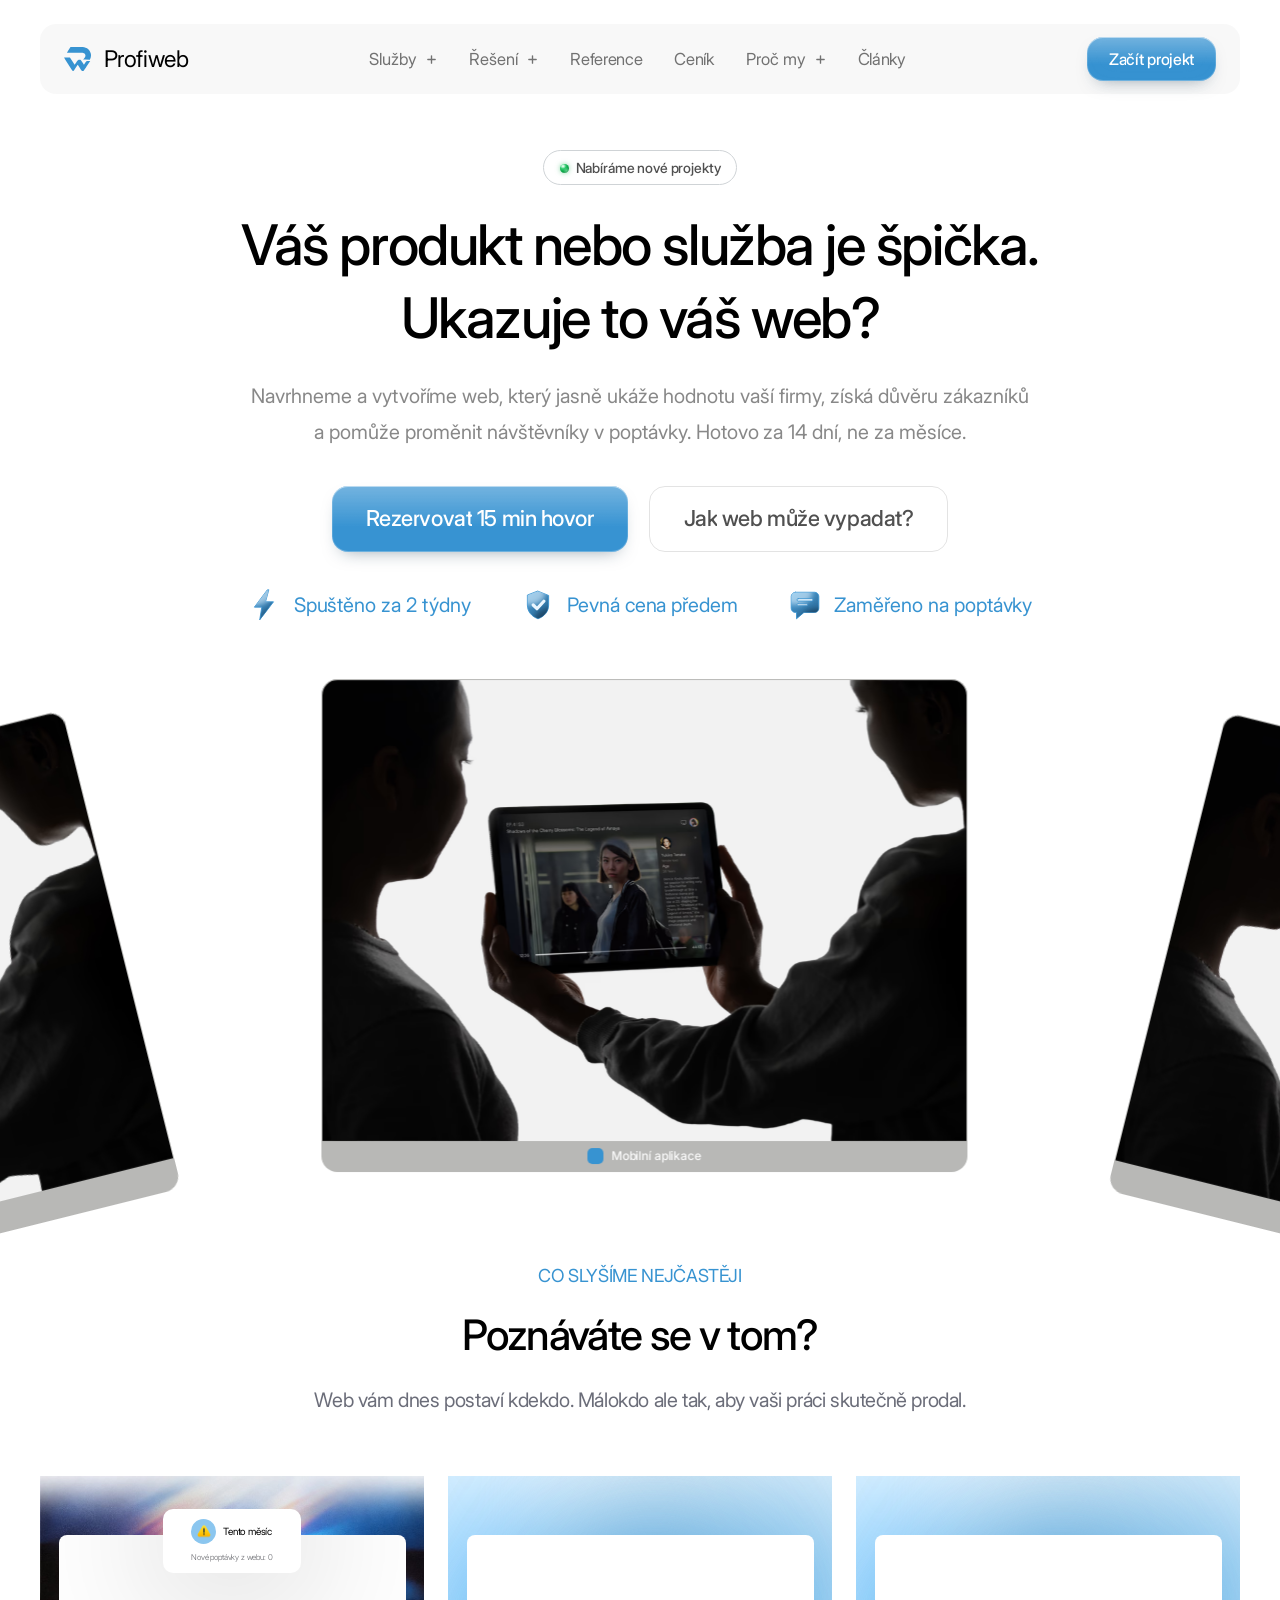
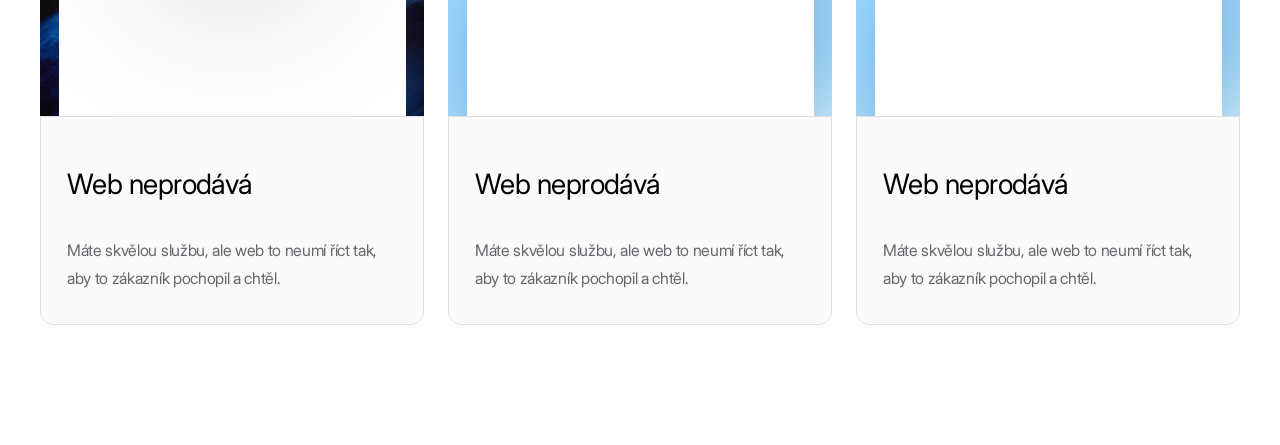
<file: index.html>
<!DOCTYPE html>
<html lang="cs">
<head>
<meta charset="utf-8">
<meta name="viewport" content="width=device-width, initial-scale=1">
<title>Profiweb | Weby, které přinesou poptávky do 14 dní</title>
<meta name="description" content="Navrhneme a vytvoříme web, který jasně ukáže hodnotu vaší firmy, získá důvěru zákazníků a pomůže proměnit návštěvníky v poptávky. Hotovo za 14 dní.">
<link rel="icon" href="assets/images/profiweb-logo.svg" type="image/svg+xml">
<link rel="preconnect" href="https://fonts.googleapis.com">
<link rel="preconnect" href="https://fonts.gstatic.com" crossorigin>
<link href="https://fonts.googleapis.com/css2?family=Inter:opsz,wght@14..32,300;14..32,400;14..32,500&display=swap" rel="stylesheet">
<link rel="stylesheet" href="assets/css/styles.css">

<!-- Klíč k Google PageSpeed Insights API pro "Audit webu zdarma".
     Zdarma na console.cloud.google.com (PageSpeed Insights API → Create API key).
     Bez klíče Google audit odmítne. Omezte klíč na svoji doménu (HTTP referrer). -->
<meta name="psi-api-key" content="">
</head>
<body>

<svg class="icon-sprite" aria-hidden="true" focusable="false">
  <symbol id="i-plus" viewBox="0 0 12 12" fill="none" stroke="currentColor" stroke-width="1.5" stroke-linecap="round"><path d="M6 2v8M2 6h8"/></symbol>
  <symbol id="i-arrow" viewBox="0 0 24 24" fill="none" stroke="currentColor" stroke-width="1.7" stroke-linecap="round" stroke-linejoin="round"><path d="M4 12h15"/><path d="m13 6 6 6-6 6"/></symbol>

  <!-- Prostorové ikony: plné tvary se stínováním, ne linka. Každá stěna nebo
       plocha má vlastní přechod, takže objekt drží světlo z jednoho směru
       (shora zleva) a působí jako předmět, ne jako piktogram.

       Barvy jdou po modré rampě webu: osvětlené plochy míří k #8fd0f2 (záře
       z gradientu v design-previews), střední tóny sedí na --blue #3793d1
       a stíny padají do #17364e, což je inkoust stínů používaný jinde na
       webu. Objekt tak drží materiál a zároveň barvu značky. -->
  <symbol id="i3-web" viewBox="0 0 64 64">
    <defs>
      <clipPath id="i3-web-clip"><rect x="8" y="12" width="48" height="38" rx="11"/></clipPath>
      <filter id="i3-web-soft" x="-60%" y="-60%" width="220%" height="220%"><feGaussianBlur stdDeviation="5"/></filter>
      <linearGradient id="i3-web-base" x1=".15" y1="0" x2=".85" y2="1"><stop offset="0" stop-color="#4fa3da"/><stop offset="1" stop-color="#245f8c"/></linearGradient>
    </defs>
    <rect x="8" y="12" width="48" height="38" rx="11" fill="url(#i3-web-base)"/>
    <g clip-path="url(#i3-web-clip)">
      <ellipse cx="16" cy="10" rx="30" ry="22" fill="#eaf6ff" opacity=".55" filter="url(#i3-web-soft)"/>
      <ellipse cx="54" cy="58" rx="30" ry="22" fill="#12324a" opacity=".55" filter="url(#i3-web-soft)"/>
    </g>
    <g fill="#eaf6ff"><rect x="15" y="20" width="20" height="4.6" rx="2.3"/><rect x="15" y="29" width="31" height="4.6" rx="2.3" opacity=".6"/><rect x="15" y="38" width="24" height="4.6" rx="2.3" opacity=".38"/></g>
  </symbol>

  <symbol id="i3-landing" viewBox="0 0 64 64">
    <defs>
      <clipPath id="i3-landing-clip"><rect x="15" y="6" width="34" height="50" rx="11"/></clipPath>
      <filter id="i3-landing-soft" x="-60%" y="-60%" width="220%" height="220%"><feGaussianBlur stdDeviation="5"/></filter>
      <linearGradient id="i3-landing-base" x1=".15" y1="0" x2=".85" y2="1"><stop offset="0" stop-color="#4fa3da"/><stop offset="1" stop-color="#245f8c"/></linearGradient>
    </defs>
    <rect x="15" y="6" width="34" height="50" rx="11" fill="url(#i3-landing-base)"/>
    <g clip-path="url(#i3-landing-clip)">
      <ellipse cx="16" cy="10" rx="30" ry="22" fill="#eaf6ff" opacity=".55" filter="url(#i3-landing-soft)"/>
      <ellipse cx="54" cy="58" rx="30" ry="22" fill="#12324a" opacity=".55" filter="url(#i3-landing-soft)"/>
    </g>
    <g fill="#eaf6ff"><rect x="22" y="15" width="20" height="4.4" rx="2.2" opacity=".85"/><rect x="22" y="23" width="13" height="4" rx="2" opacity=".5"/><rect x="22" y="36" width="20" height="10" rx="5"/></g>
  </symbol>

  <symbol id="i3-shop" viewBox="0 0 64 64">
    <defs>
      <clipPath id="i3-shop-clip"><path d="M14 22h36l3 27a7 7 0 0 1-7 7.6H18A7 7 0 0 1 11 49Z"/></clipPath>
      <filter id="i3-shop-soft" x="-60%" y="-60%" width="220%" height="220%"><feGaussianBlur stdDeviation="5"/></filter>
      <linearGradient id="i3-shop-base" x1=".15" y1="0" x2=".85" y2="1"><stop offset="0" stop-color="#4fa3da"/><stop offset="1" stop-color="#245f8c"/></linearGradient>
    </defs>
    <path d="M14 22h36l3 27a7 7 0 0 1-7 7.6H18A7 7 0 0 1 11 49Z" fill="url(#i3-shop-base)"/>
    <g clip-path="url(#i3-shop-clip)">
      <ellipse cx="16" cy="10" rx="30" ry="22" fill="#eaf6ff" opacity=".55" filter="url(#i3-shop-soft)"/>
      <ellipse cx="54" cy="58" rx="30" ry="22" fill="#12324a" opacity=".55" filter="url(#i3-shop-soft)"/>
    </g>
    <path d="M23 24v-6a9 9 0 0 1 18 0v6" fill="none" stroke="#8fd0f2" stroke-width="5" stroke-linecap="round"/>
  </symbol>

  <symbol id="i3-copy" viewBox="0 0 64 64">
    <defs>
      <clipPath id="i3-copy-clip"><rect x="12" y="8" width="34" height="48" rx="10"/></clipPath>
      <filter id="i3-copy-soft" x="-60%" y="-60%" width="220%" height="220%"><feGaussianBlur stdDeviation="5"/></filter>
      <linearGradient id="i3-copy-base" x1=".15" y1="0" x2=".85" y2="1"><stop offset="0" stop-color="#4fa3da"/><stop offset="1" stop-color="#245f8c"/></linearGradient>
    </defs>
    <rect x="12" y="8" width="34" height="48" rx="10" fill="url(#i3-copy-base)"/>
    <g clip-path="url(#i3-copy-clip)">
      <ellipse cx="16" cy="10" rx="30" ry="22" fill="#eaf6ff" opacity=".55" filter="url(#i3-copy-soft)"/>
      <ellipse cx="54" cy="58" rx="30" ry="22" fill="#12324a" opacity=".55" filter="url(#i3-copy-soft)"/>
    </g>
    <g fill="#eaf6ff"><rect x="19" y="18" width="20" height="4.2" rx="2.1" opacity=".8"/><rect x="19" y="27" width="15" height="4.2" rx="2.1" opacity=".5"/></g><path d="M50 20 38 32l-1.6 6 6-1.6 12-12z" fill="#8fd0f2"/><path d="M50 20l4 4" stroke="#dff0fb" stroke-width="4" stroke-linecap="round"/>
  </symbol>

  <symbol id="i3-speed" viewBox="0 0 64 64">
    <defs>
      <clipPath id="i3-speed-clip"><circle cx="32" cy="32" r="24"/></clipPath>
      <filter id="i3-speed-soft" x="-60%" y="-60%" width="220%" height="220%"><feGaussianBlur stdDeviation="5"/></filter>
      <linearGradient id="i3-speed-base" x1=".15" y1="0" x2=".85" y2="1"><stop offset="0" stop-color="#4fa3da"/><stop offset="1" stop-color="#245f8c"/></linearGradient>
    </defs>
    <circle cx="32" cy="32" r="24" fill="url(#i3-speed-base)"/>
    <g clip-path="url(#i3-speed-clip)">
      <ellipse cx="16" cy="10" rx="30" ry="22" fill="#eaf6ff" opacity=".55" filter="url(#i3-speed-soft)"/>
      <ellipse cx="54" cy="58" rx="30" ry="22" fill="#12324a" opacity=".55" filter="url(#i3-speed-soft)"/>
    </g>
    <path d="M16 38a17 17 0 0 1 32 0" fill="none" stroke="#8fd0f2" stroke-width="5" stroke-linecap="round"/><path d="M32 36 42 24" stroke="#eaf6ff" stroke-width="5" stroke-linecap="round"/><circle cx="32" cy="37" r="3.6" fill="#dff0fb"/>
  </symbol>

  <symbol id="i3-care" viewBox="0 0 64 64">
    <defs>
      <clipPath id="i3-care-clip"><path d="M48.97 15.03A24 24 0 1 1 15.03 15.03L22.1 22.1A14 14 0 1 0 41.9 22.1Z M40 21L58 13L45 1Z"/></clipPath>
      <filter id="i3-care-soft" x="-60%" y="-60%" width="220%" height="220%"><feGaussianBlur stdDeviation="5"/></filter>
      <linearGradient id="i3-care-base" x1=".15" y1="0" x2=".85" y2="1"><stop offset="0" stop-color="#4fa3da"/><stop offset="1" stop-color="#245f8c"/></linearGradient>
    </defs>
    <path d="M48.97 15.03A24 24 0 1 1 15.03 15.03L22.1 22.1A14 14 0 1 0 41.9 22.1Z M40 21L58 13L45 1Z" fill="url(#i3-care-base)"/>
    <g clip-path="url(#i3-care-clip)">
      <ellipse cx="16" cy="10" rx="30" ry="22" fill="#eaf6ff" opacity=".55" filter="url(#i3-care-soft)"/>
      <ellipse cx="54" cy="58" rx="30" ry="22" fill="#12324a" opacity=".55" filter="url(#i3-care-soft)"/>
    </g>
  </symbol>

  <symbol id="i3-tools" viewBox="0 0 64 64">
    <defs>
      <clipPath id="i3-tools-clip"><path d="M12 22h40a6 6 0 0 1 6 6v20a6 6 0 0 1-6 6H12a6 6 0 0 1-6-6V28a6 6 0 0 1 6-6Z"/></clipPath>
      <filter id="i3-tools-soft" x="-60%" y="-60%" width="220%" height="220%"><feGaussianBlur stdDeviation="5"/></filter>
      <linearGradient id="i3-tools-base" x1=".15" y1="0" x2=".85" y2="1"><stop offset="0" stop-color="#4fa3da"/><stop offset="1" stop-color="#245f8c"/></linearGradient>
    </defs>
    <path d="M12 22h40a6 6 0 0 1 6 6v20a6 6 0 0 1-6 6H12a6 6 0 0 1-6-6V28a6 6 0 0 1 6-6Z" fill="url(#i3-tools-base)"/>
    <g clip-path="url(#i3-tools-clip)">
      <ellipse cx="16" cy="10" rx="30" ry="22" fill="#eaf6ff" opacity=".55" filter="url(#i3-tools-soft)"/>
      <ellipse cx="54" cy="58" rx="30" ry="22" fill="#12324a" opacity=".55" filter="url(#i3-tools-soft)"/>
    </g>
    <path d="M24 22v-5a5 5 0 0 1 5-5h6a5 5 0 0 1 5 5v5" fill="none" stroke="#8fd0f2" stroke-width="5" stroke-linecap="round"/><rect x="27" y="32" width="10" height="9" rx="3" fill="#dff0fb"/>
  </symbol>

  <symbol id="i3-health" viewBox="0 0 64 64">
    <defs>
      <clipPath id="i3-health-clip"><path d="M26 8h12a4 4 0 0 1 4 4v10h10a4 4 0 0 1 4 4v12a4 4 0 0 1-4 4H42v10a4 4 0 0 1-4 4H26a4 4 0 0 1-4-4V42H12a4 4 0 0 1-4-4V26a4 4 0 0 1 4-4h10V12a4 4 0 0 1 4-4Z"/></clipPath>
      <filter id="i3-health-soft" x="-60%" y="-60%" width="220%" height="220%"><feGaussianBlur stdDeviation="5"/></filter>
      <linearGradient id="i3-health-base" x1=".15" y1="0" x2=".85" y2="1"><stop offset="0" stop-color="#4fa3da"/><stop offset="1" stop-color="#245f8c"/></linearGradient>
    </defs>
    <path d="M26 8h12a4 4 0 0 1 4 4v10h10a4 4 0 0 1 4 4v12a4 4 0 0 1-4 4H42v10a4 4 0 0 1-4 4H26a4 4 0 0 1-4-4V42H12a4 4 0 0 1-4-4V26a4 4 0 0 1 4-4h10V12a4 4 0 0 1 4-4Z" fill="url(#i3-health-base)"/>
    <g clip-path="url(#i3-health-clip)">
      <ellipse cx="16" cy="10" rx="30" ry="22" fill="#eaf6ff" opacity=".55" filter="url(#i3-health-soft)"/>
      <ellipse cx="54" cy="58" rx="30" ry="22" fill="#12324a" opacity=".55" filter="url(#i3-health-soft)"/>
    </g>
  </symbol>

  <symbol id="i3-factory" viewBox="0 0 64 64">
    <defs>
      <clipPath id="i3-factory-clip"><path d="M8 56V26l14 8V26l14 8V16l16 10v30a4 4 0 0 1-4 4H12a4 4 0 0 1-4-4Z"/></clipPath>
      <filter id="i3-factory-soft" x="-60%" y="-60%" width="220%" height="220%"><feGaussianBlur stdDeviation="5"/></filter>
      <linearGradient id="i3-factory-base" x1=".15" y1="0" x2=".85" y2="1"><stop offset="0" stop-color="#4fa3da"/><stop offset="1" stop-color="#245f8c"/></linearGradient>
    </defs>
    <path d="M8 56V26l14 8V26l14 8V16l16 10v30a4 4 0 0 1-4 4H12a4 4 0 0 1-4-4Z" fill="url(#i3-factory-base)"/>
    <g clip-path="url(#i3-factory-clip)">
      <ellipse cx="16" cy="10" rx="30" ry="22" fill="#eaf6ff" opacity=".55" filter="url(#i3-factory-soft)"/>
      <ellipse cx="54" cy="58" rx="30" ry="22" fill="#12324a" opacity=".55" filter="url(#i3-factory-soft)"/>
    </g>
    <g fill="#dff0fb" opacity=".75"><rect x="16" y="42" width="7" height="9" rx="2"/><rect x="30" y="42" width="7" height="9" rx="2"/><rect x="44" y="42" width="7" height="9" rx="2"/></g>
  </symbol>

  <symbol id="i3-growth" viewBox="0 0 64 64">
    <defs>
      <clipPath id="i3-growth-clip"><path d="M10 40h8a3 3 0 0 1 3 3v10a3 3 0 0 1-3 3h-8a3 3 0 0 1-3-3V43a3 3 0 0 1 3-3Zm18-12h8a3 3 0 0 1 3 3v22a3 3 0 0 1-3 3h-8a3 3 0 0 1-3-3V31a3 3 0 0 1 3-3Zm18-16h8a3 3 0 0 1 3 3v38a3 3 0 0 1-3 3h-8a3 3 0 0 1-3-3V15a3 3 0 0 1 3-3Z"/></clipPath>
      <filter id="i3-growth-soft" x="-60%" y="-60%" width="220%" height="220%"><feGaussianBlur stdDeviation="5"/></filter>
      <linearGradient id="i3-growth-base" x1=".15" y1="0" x2=".85" y2="1"><stop offset="0" stop-color="#4fa3da"/><stop offset="1" stop-color="#245f8c"/></linearGradient>
    </defs>
    <path d="M10 40h8a3 3 0 0 1 3 3v10a3 3 0 0 1-3 3h-8a3 3 0 0 1-3-3V43a3 3 0 0 1 3-3Zm18-12h8a3 3 0 0 1 3 3v22a3 3 0 0 1-3 3h-8a3 3 0 0 1-3-3V31a3 3 0 0 1 3-3Zm18-16h8a3 3 0 0 1 3 3v38a3 3 0 0 1-3 3h-8a3 3 0 0 1-3-3V15a3 3 0 0 1 3-3Z" fill="url(#i3-growth-base)"/>
    <g clip-path="url(#i3-growth-clip)">
      <ellipse cx="16" cy="10" rx="30" ry="22" fill="#eaf6ff" opacity=".55" filter="url(#i3-growth-soft)"/>
      <ellipse cx="54" cy="58" rx="30" ry="22" fill="#12324a" opacity=".55" filter="url(#i3-growth-soft)"/>
    </g>
  </symbol>

  <symbol id="i3-trust" viewBox="0 0 64 64">
    <defs>
      <clipPath id="i3-trust-clip"><path d="M32 6l20 8v18c0 13-8.6 21.6-20 26-11.4-4.4-20-13-20-26V14Z"/></clipPath>
      <filter id="i3-trust-soft" x="-60%" y="-60%" width="220%" height="220%"><feGaussianBlur stdDeviation="5"/></filter>
      <linearGradient id="i3-trust-base" x1=".15" y1="0" x2=".85" y2="1"><stop offset="0" stop-color="#4fa3da"/><stop offset="1" stop-color="#245f8c"/></linearGradient>
    </defs>
    <path d="M32 6l20 8v18c0 13-8.6 21.6-20 26-11.4-4.4-20-13-20-26V14Z" fill="url(#i3-trust-base)"/>
    <g clip-path="url(#i3-trust-clip)">
      <ellipse cx="16" cy="10" rx="30" ry="22" fill="#eaf6ff" opacity=".55" filter="url(#i3-trust-soft)"/>
      <ellipse cx="54" cy="58" rx="30" ry="22" fill="#12324a" opacity=".55" filter="url(#i3-trust-soft)"/>
    </g>
    <path d="M23 32l7 7 13-14" fill="none" stroke="#eaf6ff" stroke-width="6" stroke-linecap="round" stroke-linejoin="round"/>
  </symbol>

  <symbol id="i3-fast" viewBox="0 0 64 64">
    <defs>
      <clipPath id="i3-fast-clip"><path d="M36 4 12 36h14l-4 24 26-34H33l6-22z"/></clipPath>
      <filter id="i3-fast-soft" x="-60%" y="-60%" width="220%" height="220%"><feGaussianBlur stdDeviation="5"/></filter>
      <linearGradient id="i3-fast-base" x1=".15" y1="0" x2=".85" y2="1"><stop offset="0" stop-color="#4fa3da"/><stop offset="1" stop-color="#245f8c"/></linearGradient>
    </defs>
    <path d="M36 4 12 36h14l-4 24 26-34H33l6-22z" fill="url(#i3-fast-base)"/>
    <g clip-path="url(#i3-fast-clip)">
      <ellipse cx="16" cy="10" rx="30" ry="22" fill="#eaf6ff" opacity=".55" filter="url(#i3-fast-soft)"/>
      <ellipse cx="54" cy="58" rx="30" ry="22" fill="#12324a" opacity=".55" filter="url(#i3-fast-soft)"/>
    </g>
  </symbol>

  <symbol id="i3-people" viewBox="0 0 64 64">
    <defs>
      <clipPath id="i3-people-clip"><path d="M24 30a10 10 0 1 1 10-10 10 10 0 0 1-10 10Zm-16 22c0-8.8 7.2-14 16-14s16 5.2 16 14a4 4 0 0 1-4 4H12a4 4 0 0 1-4-4Z"/></clipPath>
      <filter id="i3-people-soft" x="-60%" y="-60%" width="220%" height="220%"><feGaussianBlur stdDeviation="5"/></filter>
      <linearGradient id="i3-people-base" x1=".15" y1="0" x2=".85" y2="1"><stop offset="0" stop-color="#4fa3da"/><stop offset="1" stop-color="#245f8c"/></linearGradient>
    </defs>
    <path d="M24 30a10 10 0 1 1 10-10 10 10 0 0 1-10 10Zm-16 22c0-8.8 7.2-14 16-14s16 5.2 16 14a4 4 0 0 1-4 4H12a4 4 0 0 1-4-4Z" fill="url(#i3-people-base)"/>
    <g clip-path="url(#i3-people-clip)">
      <ellipse cx="16" cy="10" rx="30" ry="22" fill="#eaf6ff" opacity=".55" filter="url(#i3-people-soft)"/>
      <ellipse cx="54" cy="58" rx="30" ry="22" fill="#12324a" opacity=".55" filter="url(#i3-people-soft)"/>
    </g>
    <g fill="#8fd0f2"><circle cx="45" cy="22" r="8"/><path d="M45 34c7 0 13 4.4 13 12a3 3 0 0 1-3 3h-9V44c0-4-1.6-7.4-4.2-9.8Z"/></g>
  </symbol>

  <symbol id="i3-career" viewBox="0 0 64 64">
    <defs>
      <clipPath id="i3-career-clip"><path d="M32 4l7 17 17 7-17 7-7 17-7-17-17-7 17-7z"/></clipPath>
      <filter id="i3-career-soft" x="-60%" y="-60%" width="220%" height="220%"><feGaussianBlur stdDeviation="5"/></filter>
      <linearGradient id="i3-career-base" x1=".15" y1="0" x2=".85" y2="1"><stop offset="0" stop-color="#4fa3da"/><stop offset="1" stop-color="#245f8c"/></linearGradient>
    </defs>
    <path d="M32 4l7 17 17 7-17 7-7 17-7-17-17-7 17-7z" fill="url(#i3-career-base)"/>
    <g clip-path="url(#i3-career-clip)">
      <ellipse cx="16" cy="10" rx="30" ry="22" fill="#eaf6ff" opacity=".55" filter="url(#i3-career-soft)"/>
      <ellipse cx="54" cy="58" rx="30" ry="22" fill="#12324a" opacity=".55" filter="url(#i3-career-soft)"/>
    </g>
  </symbol>

  <symbol id="i3-faq" viewBox="0 0 64 64">
    <defs>
      <clipPath id="i3-faq-clip"><path d="M14 8h36a8 8 0 0 1 8 8v22a8 8 0 0 1-8 8H30L16 58V46h-2a8 8 0 0 1-8-8V16a8 8 0 0 1 8-8Z"/></clipPath>
      <filter id="i3-faq-soft" x="-60%" y="-60%" width="220%" height="220%"><feGaussianBlur stdDeviation="5"/></filter>
      <linearGradient id="i3-faq-base" x1=".15" y1="0" x2=".85" y2="1"><stop offset="0" stop-color="#4fa3da"/><stop offset="1" stop-color="#245f8c"/></linearGradient>
    </defs>
    <path d="M14 8h36a8 8 0 0 1 8 8v22a8 8 0 0 1-8 8H30L16 58V46h-2a8 8 0 0 1-8-8V16a8 8 0 0 1 8-8Z" fill="url(#i3-faq-base)"/>
    <g clip-path="url(#i3-faq-clip)">
      <ellipse cx="16" cy="10" rx="30" ry="22" fill="#eaf6ff" opacity=".55" filter="url(#i3-faq-soft)"/>
      <ellipse cx="54" cy="58" rx="30" ry="22" fill="#12324a" opacity=".55" filter="url(#i3-faq-soft)"/>
    </g>
    <path d="M27 22a6 6 0 0 1 11 2c0 4-5 5-5 8" fill="none" stroke="#eaf6ff" stroke-width="5" stroke-linecap="round"/><circle cx="33" cy="39" r="3" fill="#eaf6ff"/>
  </symbol>

  <symbol id="i3-lead" viewBox="0 0 64 64">
    <defs>
      <clipPath id="i3-lead-clip"><path d="M14 8h36a8 8 0 0 1 8 8v22a8 8 0 0 1-8 8H30L16 58V46h-2a8 8 0 0 1-8-8V16a8 8 0 0 1 8-8Z"/></clipPath>
      <filter id="i3-lead-soft" x="-60%" y="-60%" width="220%" height="220%"><feGaussianBlur stdDeviation="5"/></filter>
      <linearGradient id="i3-lead-base" x1=".15" y1="0" x2=".85" y2="1"><stop offset="0" stop-color="#4fa3da"/><stop offset="1" stop-color="#245f8c"/></linearGradient>
    </defs>
    <path d="M14 8h36a8 8 0 0 1 8 8v22a8 8 0 0 1-8 8H30L16 58V46h-2a8 8 0 0 1-8-8V16a8 8 0 0 1 8-8Z" fill="url(#i3-lead-base)"/>
    <g clip-path="url(#i3-lead-clip)">
      <ellipse cx="16" cy="10" rx="30" ry="22" fill="#eaf6ff" opacity=".55" filter="url(#i3-lead-soft)"/>
      <ellipse cx="54" cy="58" rx="30" ry="22" fill="#12324a" opacity=".55" filter="url(#i3-lead-soft)"/>
    </g>
    <g fill="#eaf6ff">
      <rect x="17" y="20" width="30" height="4.6" rx="2.3" opacity=".9"/>
      <rect x="17" y="29" width="20" height="4.6" rx="2.3" opacity=".6"/>
    </g>
  </symbol>

  <symbol id="i3-design" viewBox="0 0 64 64">
    <defs>
      <clipPath id="i3-design-clip"><rect x="6" y="10" width="52" height="44" rx="10"/></clipPath>
      <filter id="i3-design-soft" x="-60%" y="-60%" width="220%" height="220%"><feGaussianBlur stdDeviation="5"/></filter>
      <linearGradient id="i3-design-base" x1=".15" y1="0" x2=".85" y2="1"><stop offset="0" stop-color="#4fa3da"/><stop offset="1" stop-color="#245f8c"/></linearGradient>
    </defs>
    <rect x="6" y="10" width="52" height="44" rx="10" fill="url(#i3-design-base)"/>
    <g clip-path="url(#i3-design-clip)">
      <ellipse cx="16" cy="10" rx="30" ry="22" fill="#eaf6ff" opacity=".55" filter="url(#i3-design-soft)"/>
      <ellipse cx="54" cy="58" rx="30" ry="22" fill="#12324a" opacity=".55" filter="url(#i3-design-soft)"/>
    </g>
    <g fill="#dff0fb"><rect x="13" y="18" width="14" height="28" rx="4" opacity=".85"/><rect x="32" y="18" width="19" height="12" rx="4" opacity=".55"/><rect x="32" y="34" width="19" height="12" rx="4" opacity=".38"/></g>
  </symbol>

  <symbol id="i3-code" viewBox="0 0 64 64">
    <defs>
      <clipPath id="i3-code-clip"><rect x="6" y="10" width="52" height="44" rx="10"/></clipPath>
      <filter id="i3-code-soft" x="-60%" y="-60%" width="220%" height="220%"><feGaussianBlur stdDeviation="5"/></filter>
      <linearGradient id="i3-code-base" x1=".15" y1="0" x2=".85" y2="1"><stop offset="0" stop-color="#4fa3da"/><stop offset="1" stop-color="#245f8c"/></linearGradient>
    </defs>
    <rect x="6" y="10" width="52" height="44" rx="10" fill="url(#i3-code-base)"/>
    <g clip-path="url(#i3-code-clip)">
      <ellipse cx="16" cy="10" rx="30" ry="22" fill="#eaf6ff" opacity=".55" filter="url(#i3-code-soft)"/>
      <ellipse cx="54" cy="58" rx="30" ry="22" fill="#12324a" opacity=".55" filter="url(#i3-code-soft)"/>
    </g>
    <g fill="none" stroke="#eaf6ff" stroke-width="5" stroke-linecap="round" stroke-linejoin="round"><path d="M24 24 15 32l9 8"/><path d="M40 24l9 8-9 8"/></g>
  </symbol>

  <symbol id="i3-brand" viewBox="0 0 64 64">
    <defs>
      <clipPath id="i3-brand-clip"><path d="M32 6c10 12 18 20 18 29a18 18 0 0 1-36 0c0-9 8-17 18-29Z"/></clipPath>
      <filter id="i3-brand-soft" x="-60%" y="-60%" width="220%" height="220%"><feGaussianBlur stdDeviation="5"/></filter>
      <linearGradient id="i3-brand-base" x1=".15" y1="0" x2=".85" y2="1"><stop offset="0" stop-color="#4fa3da"/><stop offset="1" stop-color="#245f8c"/></linearGradient>
    </defs>
    <path d="M32 6c10 12 18 20 18 29a18 18 0 0 1-36 0c0-9 8-17 18-29Z" fill="url(#i3-brand-base)"/>
    <g clip-path="url(#i3-brand-clip)">
      <ellipse cx="16" cy="10" rx="30" ry="22" fill="#eaf6ff" opacity=".55" filter="url(#i3-brand-soft)"/>
      <ellipse cx="54" cy="58" rx="30" ry="22" fill="#12324a" opacity=".55" filter="url(#i3-brand-soft)"/>
    </g>
    <ellipse cx="24" cy="38" rx="5" ry="7" fill="#dff0fb" opacity=".5"/>
  </symbol>
</svg>

<!-- ============================ Header ============================ -->
<header class="site-header">
  <div class="container site-header__inner">
    <a class="brand" href="index.html">
      <img class="brand__mark" src="assets/images/profiweb-logo.svg" alt="" width="37" height="33">
      <span class="brand__name">Profiweb</span>
    </a>

    <button class="nav-toggle" type="button" id="nav-toggle"
            aria-controls="site-nav" aria-expanded="false" aria-label="Otevřít menu">
      <span class="nav-toggle__bars" aria-hidden="true"></span>
    </button>

    <nav class="site-nav" id="site-nav" aria-label="Hlavní navigace" data-lenis-prevent>
      <div class="nav-item nav-item--mega">
        <button class="nav-item__trigger" type="button" aria-expanded="false" aria-controls="mega-sluzby">
          Služby<svg class="nav-item__sign" aria-hidden="true"><use href="#i-plus"></use></svg>
        </button>
        <div class="mega" id="mega-sluzby" data-mega>
          <div class="mega__inner">
            <div class="mega__col">
              <a class="mega__link" href="#">
                <svg class="mega__icon mega__icon--3d" viewBox="0 0 64 64" aria-hidden="true"><use href="#i3-web"></use></svg>
                <span class="mega__text">
                  <span class="mega__title">Firemní web</span>
                  <span class="mega__desc">Vysvětlí vaši službu a získá důvěru.</span>
                </span>
              </a>
              <a class="mega__link" href="#">
                <svg class="mega__icon mega__icon--3d" viewBox="0 0 64 64" aria-hidden="true"><use href="#i3-landing"></use></svg>
                <span class="mega__text">
                  <span class="mega__title">Landing page</span>
                  <span class="mega__desc">Jedna stránka, jediný cíl: poptávka.</span>
                </span>
              </a>
              <a class="mega__link" href="#">
                <svg class="mega__icon mega__icon--3d" viewBox="0 0 64 64" aria-hidden="true"><use href="#i3-shop"></use></svg>
                <span class="mega__text">
                  <span class="mega__title">E-shop na míru</span>
                  <span class="mega__desc">Prodej bez zbytečných kroků v košíku.</span>
                </span>
              </a>
            </div>
            <div class="mega__col">
              <a class="mega__link" href="#">
                <svg class="mega__icon mega__icon--3d" viewBox="0 0 64 64" aria-hidden="true"><use href="#i3-copy"></use></svg>
                <span class="mega__text">
                  <span class="mega__title">Copywriting</span>
                  <span class="mega__desc">Texty, kterým rozumí napoprvé.</span>
                </span>
              </a>
              <a class="mega__link" href="#">
                <svg class="mega__icon mega__icon--3d" viewBox="0 0 64 64" aria-hidden="true"><use href="#i3-speed"></use></svg>
                <span class="mega__text">
                  <span class="mega__title">SEO a výkon</span>
                  <span class="mega__desc">Aby vás našli a web naskočil hned.</span>
                </span>
              </a>
              <a class="mega__link" href="#">
                <svg class="mega__icon mega__icon--3d" viewBox="0 0 64 64" aria-hidden="true"><use href="#i3-care"></use></svg>
                <span class="mega__text">
                  <span class="mega__title">Správa a rozvoj</span>
                  <span class="mega__desc">Po spuštění vás v tom nenecháme.</span>
                </span>
              </a>
            </div>
            <div class="mega__col mega__col--media mega__col--case">
              <a class="mega__case" href="#">
                <span class="mega__shot">
                  <img src="assets/images/prism-wash-dark.jpg" alt="" loading="lazy" decoding="async">
                </span>
                <span class="mega__caption">
                  <span class="mega__caseTitle">Jak stavět web v době AI<svg class="mega__caseArrow" aria-hidden="true"><use href="#i-arrow"></use></svg></span>
                  <span class="mega__caseDesc">Co z AI nástrojů použít, kde končí prototyp a podle čeho poznáte web, za který někdo ručí.</span>
                </span>
              </a>
            </div>
          </div>
        </div>
      </div>
      <div class="nav-item nav-item--mega">
        <button class="nav-item__trigger" type="button" aria-expanded="false" aria-controls="mega-reseni">
          Řešení<svg class="nav-item__sign" aria-hidden="true"><use href="#i-plus"></use></svg>
        </button>
        <div class="mega" id="mega-reseni" data-mega>
          <div class="mega__inner">
            <div class="mega__col">
              <a class="mega__link" href="#">
                <svg class="mega__icon mega__icon--3d" viewBox="0 0 64 64" aria-hidden="true"><use href="#i3-tools"></use></svg>
                <span class="mega__text">
                  <span class="mega__title">Služby a řemesla</span>
                  <span class="mega__desc">Plný kalendář místo rozdaných letáků.</span>
                </span>
              </a>
              <a class="mega__link" href="#">
                <svg class="mega__icon mega__icon--3d" viewBox="0 0 64 64" aria-hidden="true"><use href="#i3-health"></use></svg>
                <span class="mega__text">
                  <span class="mega__title">Kliniky a ordinace</span>
                  <span class="mega__desc">Pacient vám věří dřív, než dorazí.</span>
                </span>
              </a>
              <a class="mega__link" href="#">
                <svg class="mega__icon mega__icon--3d" viewBox="0 0 64 64" aria-hidden="true"><use href="#i3-factory"></use></svg>
                <span class="mega__text">
                  <span class="mega__title">B2B a výroba</span>
                  <span class="mega__desc">Složitou výrobu podáme srozumitelně.</span>
                </span>
              </a>
            </div>
            <div class="mega__col">
              <a class="mega__link" href="#">
                <svg class="mega__icon mega__icon--3d" viewBox="0 0 64 64" aria-hidden="true"><use href="#i3-growth"></use></svg>
                <span class="mega__text">
                  <span class="mega__title">Více poptávek</span>
                  <span class="mega__desc">Celý web vede k jedinému kroku.</span>
                </span>
              </a>
              <a class="mega__link" href="#">
                <svg class="mega__icon mega__icon--3d" viewBox="0 0 64 64" aria-hidden="true"><use href="#i3-trust"></use></svg>
                <span class="mega__text">
                  <span class="mega__title">Vyšší důvěra</span>
                  <span class="mega__desc">Reference, čísla a konkrétní jména.</span>
                </span>
              </a>
              <a class="mega__link" href="#">
                <svg class="mega__icon mega__icon--3d" viewBox="0 0 64 64" aria-hidden="true"><use href="#i3-fast"></use></svg>
                <span class="mega__text">
                  <span class="mega__title">Rychlejší web</span>
                  <span class="mega__desc">Načtení do sekundy, i na mobilu.</span>
                </span>
              </a>
            </div>
            <div class="mega__col mega__col--media">
              <ol class="mega__steps">
                <li>
                  <span class="mega__stepNo">1</span>
                  <span class="mega__text">
                    <span class="mega__title">Konzultace</span>
                    <span class="mega__desc">Patnáct minut o tom, co web přinese.</span>
                  </span>
                </li>
                <li>
                  <span class="mega__stepNo">2</span>
                  <span class="mega__text">
                    <span class="mega__title">Návrh a texty</span>
                    <span class="mega__desc">Vidíte hotovou stránku dřív než kód.</span>
                  </span>
                </li>
                <li>
                  <span class="mega__stepNo">3</span>
                  <span class="mega__text">
                    <span class="mega__title">Spuštění a měření</span>
                    <span class="mega__desc">Do dvou týdnů online, pak měříme.</span>
                  </span>
                </li>
              </ol>
            </div>
          </div>
        </div>
      </div>
      <a href="#">Reference</a>
      <a href="#">Ceník</a>
      <div class="nav-item nav-item--mega">
        <button class="nav-item__trigger" type="button" aria-expanded="false" aria-controls="mega-proc">
          Proč my<svg class="nav-item__sign" aria-hidden="true"><use href="#i-plus"></use></svg>
        </button>
        <div class="mega" id="mega-proc" data-mega>
          <div class="mega__inner">
            <div class="mega__col">
              <a class="mega__link" href="#">
                <svg class="mega__icon mega__icon--3d" viewBox="0 0 64 64" aria-hidden="true"><use href="#i3-people"></use></svg>
                <span class="mega__text">
                  <span class="mega__title">O nás</span>
                  <span class="mega__desc">Kdo vaše weby doopravdy staví.</span>
                </span>
              </a>
              <a class="mega__link" href="#">
                <svg class="mega__icon mega__icon--3d" viewBox="0 0 64 64" aria-hidden="true"><use href="#i3-career"></use></svg>
                <span class="mega__text">
                  <span class="mega__title">Kariéra</span>
                  <span class="mega__desc">Hledáme posily do týmu.</span>
                </span>
              </a>
              <a class="mega__link" href="#">
                <svg class="mega__icon mega__icon--3d" viewBox="0 0 64 64" aria-hidden="true"><use href="#i3-faq"></use></svg>
                <span class="mega__text">
                  <span class="mega__title">Časté dotazy</span>
                  <span class="mega__desc">Ceny, rozsah i termíny na rovinu.</span>
                </span>
              </a>
            </div>
            <div class="mega__col">
              <a class="mega__link" href="#">
                <svg class="mega__icon mega__icon--3d" viewBox="0 0 64 64" aria-hidden="true"><use href="#i3-design"></use></svg>
                <span class="mega__text">
                  <span class="mega__title">Product designer</span>
                  <span class="mega__desc">Navrhujte weby, které prodávají.</span>
                </span>
              </a>
              <a class="mega__link" href="#">
                <svg class="mega__icon mega__icon--3d" viewBox="0 0 64 64" aria-hidden="true"><use href="#i3-code"></use></svg>
                <span class="mega__text">
                  <span class="mega__title">Frontend vývojář</span>
                  <span class="mega__desc">Převeďte návrh do rychlého kódu.</span>
                </span>
              </a>
              <a class="mega__link" href="#">
                <svg class="mega__icon mega__icon--3d" viewBox="0 0 64 64" aria-hidden="true"><use href="#i3-brand"></use></svg>
                <span class="mega__text">
                  <span class="mega__title">Brand designer</span>
                  <span class="mega__desc">Tvořte identity a vizuální styl.</span>
                </span>
              </a>
            </div>
            <div class="mega__col mega__col--media">
              <ul class="mega__facts">
                <li>
                  <svg class="mega__icon mega__icon--3d" viewBox="0 0 64 64" aria-hidden="true"><use href="#i3-trust"></use></svg>
                  <span class="mega__text">
                    <span class="mega__title">Pevná cena předem</span>
                    <span class="mega__desc">Rozpočet se v průběhu nemění.</span>
                  </span>
                </li>
                <li>
                  <svg class="mega__icon mega__icon--3d" viewBox="0 0 64 64" aria-hidden="true"><use href="#i3-fast"></use></svg>
                  <span class="mega__text">
                    <span class="mega__title">Spuštění do 14 dní</span>
                    <span class="mega__desc">Termín platí, ne „někdy na podzim“.</span>
                  </span>
                </li>
                <li>
                  <svg class="mega__icon mega__icon--3d" viewBox="0 0 64 64" aria-hidden="true"><use href="#i3-people"></use></svg>
                  <span class="mega__text">
                    <span class="mega__title">Jeden kontakt</span>
                    <span class="mega__desc">Mluvíte s tím, kdo web staví.</span>
                  </span>
                </li>
              </ul>
            </div>
          </div>
        </div>
      </div>
      <a href="#">Články</a>
      <a class="btn btn--primary site-nav__cta" href="#">Začít projekt</a>
    </nav>

    <a class="btn btn--primary btn--nav" href="#">Začít projekt</a>
  </div>
</header>

<!-- Dims the page while a mega panel covers whatever sits under it — without
     this, hero copy peeked out from under the panel's edge as it opened. -->
<div class="nav-backdrop" aria-hidden="true"></div>

<!-- ============================= Hero ============================= -->
<section class="hero">
  <!-- decorative 1440-wide track: the laptop mockup marquee -->
  <div class="hero__deco" aria-hidden="true">
    <!-- Karusel: čtvrtá jednotka (index 3) stojí přesně na středu a je hlavní,
         ostatní jsou ztmavené. site.js posune pás o jeden pitch a hlavní se
         stane následující. Každá jednotka je zatím totožná, takže se pás po
         dojetí kroku neviditelně vrátí a smyčka nemá švy. Devět jednotek
         s náběhem tří pitchů pokryje šířky do ~4600px, s menším pitchem víc.
         Až bude mít každý mockup vlastní projekt, stačí vyměnit snímek
         v .laptop__bezel a text v .laptop__tag u každé jednotky zvlášť.

         Do té doby nese popisek u všech jednotek stejný text - je to
         zástupný název, ne projekt. Odlišit je teď nejde: smyčka stojí na
         tom, že jsou jednotky k nerozeznání, a jiný popisek u každé z nich
         by ve švu naskočil. -->
    <div class="laptop-band">
      <div class="laptop"><div class="laptop__bezel"><img src="assets/images/mockup-tablet-streamovaci-aplikace.avif" alt="" decoding="async"></div><span class="laptop__tag"><span class="laptop__tag-mark"></span>Mobilní aplikace</span></div>
      <div class="laptop"><div class="laptop__bezel"><img src="assets/images/mockup-tablet-streamovaci-aplikace.avif" alt="" decoding="async"></div><span class="laptop__tag"><span class="laptop__tag-mark"></span>Mobilní aplikace</span></div>
      <div class="laptop"><div class="laptop__bezel"><img src="assets/images/mockup-tablet-streamovaci-aplikace.avif" alt="" decoding="async"></div><span class="laptop__tag"><span class="laptop__tag-mark"></span>Mobilní aplikace</span></div>
      <div class="laptop"><div class="laptop__bezel"><img src="assets/images/mockup-tablet-streamovaci-aplikace.avif" alt="" decoding="async"></div><span class="laptop__tag"><span class="laptop__tag-mark"></span>Mobilní aplikace</span></div>
      <div class="laptop"><div class="laptop__bezel"><img src="assets/images/mockup-tablet-streamovaci-aplikace.avif" alt="" decoding="async"></div><span class="laptop__tag"><span class="laptop__tag-mark"></span>Mobilní aplikace</span></div>
      <div class="laptop"><div class="laptop__bezel"><img src="assets/images/mockup-tablet-streamovaci-aplikace.avif" alt="" decoding="async"></div><span class="laptop__tag"><span class="laptop__tag-mark"></span>Mobilní aplikace</span></div>
      <div class="laptop"><div class="laptop__bezel"><img src="assets/images/mockup-tablet-streamovaci-aplikace.avif" alt="" decoding="async"></div><span class="laptop__tag"><span class="laptop__tag-mark"></span>Mobilní aplikace</span></div>
      <div class="laptop"><div class="laptop__bezel"><img src="assets/images/mockup-tablet-streamovaci-aplikace.avif" alt="" decoding="async"></div><span class="laptop__tag"><span class="laptop__tag-mark"></span>Mobilní aplikace</span></div>
      <div class="laptop"><div class="laptop__bezel"><img src="assets/images/mockup-tablet-streamovaci-aplikace.avif" alt="" decoding="async"></div><span class="laptop__tag"><span class="laptop__tag-mark"></span>Mobilní aplikace</span></div>
    </div>
  </div>

  <div class="container hero__content">
    <p class="availability">
      <span class="availability__pill">
        <!-- Bez počtu míst a bez názvu měsíce schválně: obojí je údaj,
             který se musí ručně udržovat, a jakmile se to zanedbá, tvrdí
             web nepravdu. Tohle zůstane platné samo. -->
        <span class="availability__tag">Nabíráme nové projekty</span>
      </span>
    </p>

    <h1 class="hero__title">Váš produkt nebo služba je špička. <br class="hero__title-break">Ukazuje to váš web?</h1>

    <p class="hero__lead">Navrhneme a vytvoříme web, který jasně ukáže hodnotu vaší firmy, získá důvěru zákazníků a pomůže proměnit návštěvníky v poptávky. Hotovo za 14 dní, ne za měsíce.</p>

    <div class="hero__actions">
      <a class="btn btn--primary btn--hero btn--badge" href="#booking" data-booking-open><span class="btn__badge"><svg class="btn__badgeIcon" viewBox="0 0 24 24" aria-hidden="true"><g class="btn__cam"><rect class="btn__camBody" x="2.4" y="6.4" width="12.2" height="11.2" rx="2.4"/><path class="btn__camLens" d="M20.8 8.4v7.2L14.6 12z"/></g></svg></span><span class="btn__label">Rezervovat 15 min hovor</span></a>
      <a class="btn btn--secondary btn--hero" href="#reference">Jak web může vypadat?</a>
    </div>

    <ul class="perks">
      <li><svg class="perks__icon perks__icon--3d" viewBox="0 0 64 64" aria-hidden="true"><use href="#i3-fast"></use></svg><span>Spuštěno za 2 týdny</span></li>
      <li><svg class="perks__icon perks__icon--3d" viewBox="0 0 64 64" aria-hidden="true"><use href="#i3-trust"></use></svg><span>Pevná cena předem</span></li>
      <li><svg class="perks__icon perks__icon--3d" viewBox="0 0 64 64" aria-hidden="true"><use href="#i3-lead"></use></svg><span>Zaměřeno na poptávky</span></li>
    </ul>
  </div>
</section>

<!-- =========================== Problems =========================== -->
<section class="problems">
  <div class="container">
    <p class="eyebrow">CO SLYŠÍME NEJČASTĚJI</p>
    <h2 class="section-title">Poznáváte se v tom?</h2>
    <p class="section-lead">Web vám dnes postaví kdekdo. Málokdo ale tak, aby vaši práci skutečně prodal.</p>

    <ul class="cards">
      <li class="card">
        <div class="card__media">
          <div class="card__art" aria-hidden="true">
            <img class="blob blob--3" src="assets/images/soft-blob-deep-blue-small.svg" alt="" loading="lazy" decoding="async">
            <img class="blob blob--2" src="assets/images/soft-blob-cyan.svg" alt="" loading="lazy" decoding="async">
            <img class="blob blob--1" src="assets/images/soft-blob-blue.svg" alt="" loading="lazy" decoding="async">
            <img class="blob blob--4" src="assets/images/soft-blob-deep-blue-large.svg" alt="" loading="lazy" decoding="async">
            <div class="card__wash"><img src="assets/images/prism-wash-blue.jpg" alt="" loading="lazy" decoding="async"></div>
          </div>
          <div class="browser">
            <div class="browser__shot"><img src="assets/images/kalendar-rezervovane-hovory.jpg" alt="Kalendář s rezervovanými hovory" loading="lazy" decoding="async"></div>
          </div>
          <div class="stat-badge">
            <img class="stat-badge__ring" src="assets/images/circle-badge-icon.svg" alt="" width="26" height="26" loading="lazy" decoding="async">
            <img class="stat-badge__avatar" src="assets/images/warning-triangle-icon.png" alt="" width="22" height="22" loading="lazy" decoding="async">
            <p class="stat-badge__title">Tento měsíc</p>
            <p class="stat-badge__meta">Nové poptávky z webu: 0</p>
          </div>
        </div>
        <div class="card__body">
          <h3 class="card__title">Web neprodává</h3>
          <p class="card__text">Máte skvělou službu, ale web to neumí říct tak, aby to zákazník pochopil a chtěl.</p>
        </div>
      </li>

      <li class="card">
        <div class="card__media">
          <img class="card__art-flat" src="assets/images/blob-cluster-frame.svg" alt="" aria-hidden="true" loading="lazy" decoding="async">
          <div class="browser">
            <div class="browser__shot"><img src="assets/images/kalendar-bez-rezervaci.jpg" alt="Kalendář bez rezervací" loading="lazy" decoding="async"></div>
          </div>
        </div>
        <div class="card__body">
          <h3 class="card__title">Web neprodává</h3>
          <p class="card__text">Máte skvělou službu, ale web to neumí říct tak, aby to zákazník pochopil a chtěl.</p>
        </div>
      </li>

      <li class="card">
        <div class="card__media">
          <img class="card__art-flat" src="assets/images/blob-cluster-frame.svg" alt="" aria-hidden="true" loading="lazy" decoding="async">
          <div class="browser">
            <div class="browser__shot"><img src="assets/images/kalendar-bez-rezervaci.jpg" alt="Kalendář bez rezervací" loading="lazy" decoding="async"></div>
          </div>
        </div>
        <div class="card__body">
          <h3 class="card__title">Web neprodává</h3>
          <p class="card__text">Máte skvělou službu, ale web to neumí říct tak, aby to zákazník pochopil a chtěl.</p>
        </div>
      </li>
    </ul>
  </div>
</section>


<!-- ====================== Booking modal (15 min) ====================== -->
<div class="booking" id="booking" hidden>
  <div class="booking__backdrop" data-booking-close></div>

  <div class="booking__dialog" role="dialog" aria-modal="true" aria-labelledby="booking-title" data-lenis-prevent>
    <button class="booking__close" type="button" data-booking-close aria-label="Zavřít rezervaci">
      <svg viewBox="0 0 24 24" width="18" height="18" aria-hidden="true"><path d="M6 6l12 12M18 6L6 18" stroke="currentColor" stroke-width="1.8" stroke-linecap="round"/></svg>
    </button>

    <!-- ---------- Step 1: details ---------- -->
    <div class="booking__step is-active" data-step="form">
      <div class="booking__layout booking__layout--form">
        <aside class="booking__aside">
          <h2 class="booking__title">Úvodní hovor</h2>
          <div class="booking__host">
            <span class="booking__host-avatar" aria-hidden="true">LR</span>
            <span class="booking__host-name">Lukáš Rudolský</span>
          </div>
          <ul class="booking__meta">
            <li>
              <svg viewBox="0 0 24 24" aria-hidden="true"><circle cx="12" cy="12" r="9"/><path d="M12 7.5V12l3 2"/></svg>
              <span>15 minut</span>
            </li>
            <li>
              <svg viewBox="0 0 24 24" aria-hidden="true"><rect x="3" y="6" width="12" height="12" rx="2"/><path d="M15 10.5l6-3.5v10l-6-3.5"/></svg>
              <span>Odkaz na hovor pošleme e-mailem</span>
            </li>
          </ul>

          <div class="booking__agenda">
            <p class="booking__agenda-title">Co na hovoru probereme</p>
            <ol>
              <li>Kde váš web ztrácí poptávky.</li>
              <li>Co by šlo zlepšit jako první.</li>
              <li>Kolik by to stálo a jak dlouho trvalo.</li>
            </ol>
          </div>

          <p class="booking__note">Zdarma a bez závazků. Termín můžete kdykoli zrušit.</p>
        </aside>

        <form class="booking__form" data-booking-form novalidate>
          <p class="booking__progress" data-progress>Krok <b data-progress-now>1</b> ze 2</p>
          <div class="booking__progressBar" role="progressbar" aria-valuemin="0" aria-valuemax="100" aria-valuenow="50" data-progress-bar>
            <div class="booking__progressFill" data-progress-fill></div>
          </div>

          <div class="booking__pane is-active" data-pane="kontakt">
            <div class="field">
            <label for="bk-phone">Telefon <i>*</i></label>
            <div class="tel">
            <div class="tel__cc" data-cc>
            <button class="tel__btn" type="button" data-cc-btn
            aria-haspopup="listbox" aria-expanded="false" aria-label="Předvolba země">
            <span class="tel__flag" data-cc-flag aria-hidden="true"></span>
            <span class="tel__code" data-cc-code>+420</span>
            <svg class="tel__caret" viewBox="0 0 24 24" aria-hidden="true"><path d="m7 10 5 5 5-5"/></svg>
            </button>
            <input type="hidden" id="bk-cc" data-tel-code value="+420">

            <div class="cc" data-cc-panel hidden>
            <div class="cc__searchwrap">
            <svg class="cc__searchicon" viewBox="0 0 24 24" aria-hidden="true"><circle cx="11" cy="11" r="6.5"/><path d="m16 16 4.5 4.5"/></svg>
            <input id="bk-cc-search" class="cc__search" type="text" data-cc-search autocomplete="off" spellcheck="false"
            placeholder="Hledat zemi nebo předvolbu" aria-label="Hledat zemi nebo předvolbu">
            </div>
            <ul class="cc__list" role="listbox" aria-label="Předvolby zemí" data-cc-list></ul>
            <p class="cc__empty" data-cc-empty hidden>Žádná země neodpovídá.</p>
            </div>
            </div>
            <input id="bk-phone" name="phone" type="tel" inputmode="tel" autocomplete="tel-national" placeholder="777 123 456" required>
            </div>
            <p class="field__err" data-err-for="phone">Zadejte prosím platné telefonní číslo.</p>
            </div>

            <div class="field">
            <label for="bk-name">Jméno a příjmení <i>*</i></label>
            <input id="bk-name" name="name" type="text" autocomplete="name" required>
            <p class="field__err" data-err-for="name">Vyplňte prosím své jméno.</p>
            </div>

            <div class="field">
              <label for="bk-email">E-mail <i>*</i></label>
              <input id="bk-email" name="email" type="email" autocomplete="email" required>
              <p class="field__err" data-err-for="email">Zadejte platnou e-mailovou adresu.</p>
            </div>

            <button class="btn btn--primary booking__submit" type="button" data-pane-next>Pokračovat</button>
          </div>

          <div class="booking__pane" data-pane="projekt">
            <button class="booking__back booking__back--pane" type="button" data-pane-back>
              <svg viewBox="0 0 24 24" width="15" height="15" aria-hidden="true"><path d="M15 5l-7 7 7 7" fill="none" stroke="currentColor" stroke-width="1.8" stroke-linecap="round" stroke-linejoin="round"/></svg>
              Zpět na kontakt
            </button>

            <div class="field">
              <label for="bk-web">Web firmy</label>
              <input id="bk-web" name="web" type="text" inputmode="url" placeholder="vasefirma.cz">
            </div>

            <fieldset class="field field--budget">
            <legend>Orientační rozpočet <i>*</i></legend>
            <div class="budget">
            <label class="budget__opt">
            <input type="radio" name="budget" value="do 20 000 Kč" data-budget-low>
            <span>do 20 000 Kč</span>
            </label>
            <label class="budget__opt">
            <input type="radio" name="budget" value="20 000 – 50 000 Kč">
            <span>20 000 – 50 000 Kč</span>
            </label>
            <label class="budget__opt">
            <input type="radio" name="budget" value="50 000 – 100 000 Kč">
            <span>50 000 – 100 000 Kč</span>
            </label>
            <label class="budget__opt">
            <input type="radio" name="budget" value="nad 100 000 Kč">
            <span>nad 100 000 Kč</span>
            </label>
            </div>
            <p class="field__err" data-err-for="budget">Vyberte prosím orientační rozpočet.</p>
            <p class="budget__note" data-budget-note hidden></p>
            </fieldset>

            <div class="field">
              <label for="bk-note">Co chcete probrat?</label>
              <textarea id="bk-note" name="note" rows="2" placeholder="Pár vět o vašem projektu…"></textarea>
            </div>

            <button class="btn btn--primary booking__submit" type="submit">Pokračovat na termíny</button>
          </div>
        </form>

        <div class="booking__tease" aria-hidden="true">
          <div class="booking__teaseCal">
            <p class="cal__month booking__teaseBlur" data-tease-month>&nbsp;</p>
            <div class="cal__weekdays booking__teaseBlur">
              <span>Po</span><span>Út</span><span>St</span><span>Čt</span><span>Pá</span><span>So</span><span>Ne</span>
            </div>
            <div class="cal__grid booking__teaseBlur" data-tease-grid></div>
            <div class="booking__teaseMsg">
              <svg class="booking__teaseIcon" viewBox="0 0 24 24" aria-hidden="true"><rect x="5" y="11" width="14" height="9" rx="2"/><path d="M8 11V7.5a4 4 0 0 1 8 0V11"/></svg>
              <p>Nejdřív vyplňte formulář,<br>pak vyberete termín.</p>
            </div>
          </div>
        </div>
      </div>
    </div>

    <div class="booking__step" data-step="pick">
      <div class="booking__layout">
        <aside class="booking__aside">
          <button class="booking__back" type="button" data-booking-back>
            <svg viewBox="0 0 24 24" width="15" height="15" aria-hidden="true"><path d="M15 5l-7 7 7 7" fill="none" stroke="currentColor" stroke-width="1.8" stroke-linecap="round" stroke-linejoin="round"/></svg>
            Zpět na údaje
          </button>
          <div class="booking__brand">
            <img src="assets/images/profiweb-logo.svg" alt="" width="30" height="27">
            <span>Profiweb</span>
          </div>
          <h2 class="booking__title" id="booking-title">Úvodní hovor</h2>
          <div class="booking__host">
            <span class="booking__host-avatar" aria-hidden="true">LR</span>
            <span class="booking__host-name">Lukáš Rudolský</span>
          </div>
          <p class="booking__subtitle">Nezávazně projdeme váš web, cíle a co by šlo zlepšit.</p>

          <ul class="booking__meta">
            <li>
              <svg viewBox="0 0 24 24" aria-hidden="true"><circle cx="12" cy="12" r="9"/><path d="M12 7.5V12l3 2"/></svg>
              <span>15 minut</span>
            </li>
            <li>
              <svg viewBox="0 0 24 24" aria-hidden="true"><rect x="3" y="6" width="12" height="12" rx="2"/><path d="M15 10.5l6-3.5v10l-6-3.5"/></svg>
              <span>Google Meet</span>
            </li>
            <li>
              <svg viewBox="0 0 24 24" aria-hidden="true"><circle cx="12" cy="12" r="9"/><path d="M3.5 12h17M12 3a15 15 0 0 1 0 18a15 15 0 0 1 0-18"/></svg>
              <span data-tz>Evropa/Praha</span>
            </li>
            <li class="booking__meta-sum" data-summary hidden>
              <svg viewBox="0 0 24 24" aria-hidden="true"><rect x="3.5" y="5" width="17" height="15" rx="3"/><path d="M3.5 10h17M8 3.5v3M16 3.5v3"/></svg>
              <span data-summary-text></span>
            </li>
          </ul>


          <p class="booking__note">Zdarma a bez závazků. Termín můžete kdykoli zrušit.</p>
        </aside>

        <section class="booking__calendar" aria-label="Výběr data">
          <header class="cal__head">
            <button class="cal__nav" type="button" data-cal-prev aria-label="Předchozí měsíc">
              <svg viewBox="0 0 24 24" width="16" height="16" aria-hidden="true"><path d="M15 5l-7 7 7 7" fill="none" stroke="currentColor" stroke-width="1.8" stroke-linecap="round" stroke-linejoin="round"/></svg>
            </button>
            <p class="cal__month" data-cal-month aria-live="polite"></p>
            <button class="cal__nav" type="button" data-cal-next aria-label="Následující měsíc">
              <svg viewBox="0 0 24 24" width="16" height="16" aria-hidden="true"><path d="M9 5l7 7-7 7" fill="none" stroke="currentColor" stroke-width="1.8" stroke-linecap="round" stroke-linejoin="round"/></svg>
            </button>
          </header>

          <div class="cal__weekdays" aria-hidden="true">
            <span>Po</span><span>Út</span><span>St</span><span>Čt</span><span>Pá</span><span>So</span><span>Ne</span>
          </div>

          <div class="cal__grid" data-cal-grid role="grid"></div>
        </section>

        <section class="booking__slots" aria-label="Výběr času">
          <p class="slots__day" data-slots-day>Vyberte den</p>
          <div class="slots__list" data-slots-list>
            <p class="slots__empty">Vlevo vyberte den, ke kterému zobrazíme volné časy.</p>
          </div>
          <button class="btn btn--primary booking__confirm" type="button" data-booking-confirm disabled>Potvrdit rezervaci</button>
          <p class="booking__legal">Odesláním souhlasíte se zpracováním údajů.</p>
        </section>

      </div>
    </div>

    <!-- ---------- Step 2: pick a date + time ---------- -->

    <!-- ---------- Step 3: confirmation ---------- -->
    <div class="booking__step" data-step="done">
      <div class="booking__done">
        <span class="booking__check" aria-hidden="true">
          <svg viewBox="0 0 24 24" width="30" height="30"><path d="M5 12.5l4.5 4.5L19 7.5" fill="none" stroke="currentColor" stroke-width="2.2" stroke-linecap="round" stroke-linejoin="round"/></svg>
        </span>
        <h2 class="booking__title">Termín je rezervovaný</h2>
        <p class="booking__subtitle">Potvrzení i odkaz na hovor jsme poslali na <b data-done-email></b>.</p>

        <dl class="booking__recap">
          <div><dt>Kdy</dt><dd data-summary-text></dd></div>
          <div><dt>Délka</dt><dd>15 minut</dd></div>
          <div><dt>Kde</dt><dd>Google Meet</dd></div>
        </dl>

        <button class="btn btn--primary booking__submit" type="button" data-booking-close>Hotovo</button>
      </div>
    </div>
  </div>
</div>


<!-- ======================= Website audit modal ======================= -->
<div class="audit" id="audit" hidden>
  <div class="audit__backdrop" data-audit-close></div>

  <div class="audit__dialog" role="dialog" aria-modal="true" aria-labelledby="audit-title" tabindex="-1" data-lenis-prevent>
    <div class="audit__closewrap">
      <button class="audit__close" type="button" data-audit-close aria-label="Zavřít audit">
      <svg viewBox="0 0 24 24" width="18" height="18" aria-hidden="true"><path d="M6 6l12 12M18 6L6 18" stroke="currentColor" stroke-width="1.8" stroke-linecap="round"/></svg>
    </button>
    </div>

    <!-- ---------- Step 1: the URL ---------- -->
    <div class="audit__step is-active" data-astep="start">
      <div class="audit__head">
        <p class="audit__badge">Zdarma · bez registrace</p>
        <h2 class="audit__title" id="audit-title">Audit webu zdarma</h2>
        <p class="audit__lead">Zadejte adresu a my na ní spustíme skutečné měření přes Google Lighthouse: rychlost, Core Web Vitals, SEO i přístupnost. Výsledek máte za půl minuty.</p>
      </div>

      <form class="audit__form" data-audit-form novalidate>
        <div class="field">
          <label for="au-url">Adresa webu</label>
          <input id="au-url" name="url" type="text" inputmode="url" autocomplete="url"
                 placeholder="vasefirma.cz" spellcheck="false" required>
          <p class="field__err" data-err-for="url">Zadejte prosím platnou adresu, např. vasefirma.cz</p>
        </div>

        <div class="seg" role="group" aria-label="Zařízení pro měření">
          <button class="seg__opt is-active" type="button" data-strategy="mobile" aria-pressed="true">Mobil</button>
          <button class="seg__opt" type="button" data-strategy="desktop" aria-pressed="false">Počítač</button>
        </div>

        <button class="btn btn--primary audit__submit" type="submit">Spustit audit</button>
      </form>

      <ul class="audit__what">
        <li><b>Rychlost</b><span>Jak dlouho čeká návštěvník na obsah</span></li>
        <li><b>Core Web Vitals</b><span>Metriky, které Google používá pro hodnocení</span></li>
        <li><b>SEO</b><span>Co brání vyhledávačům web správně přečíst</span></li>
        <li><b>Přístupnost</b><span>Bariéry pro čtečky obrazovky a ovládání klávesnicí</span></li>
      </ul>

      <p class="audit__legal">Měří <b>Google PageSpeed Insights</b> (Lighthouse). Adresu nikam neukládáme.</p>
    </div>

    <!-- ---------- Step 2: measuring ---------- -->
    <div class="audit__step" data-astep="run">
      <div class="audit__running">
        <span class="audit__spinner" aria-hidden="true"></span>
        <h2 class="audit__title">Měříme váš web</h2>
        <p class="audit__url" data-run-url></p>
        <p class="audit__status" data-run-status role="status" aria-live="polite">Připojujeme se k webu…</p>
        <div class="audit__bar" aria-hidden="true"><span data-run-bar></span></div>
        <p class="audit__hint">Lighthouse načítá stránku na pomalém připojení, aby změřil reálnou zkušenost. Obvykle to trvá 20–40 sekund.</p>
        <button class="audit__cancel" type="button" data-audit-cancel>Zrušit měření</button>
      </div>
    </div>

    <!-- ---------- Step 3: the report ---------- -->
    <div class="audit__step" data-astep="result">
      <div class="report">
        <header class="report__head">
          <div>
            <h2 class="audit__title" data-r-host></h2>
            <p class="report__meta" data-r-meta></p>
          </div>
          <div class="report__shot"><img alt="Náhled testované stránky" data-r-shot hidden></div>
        </header>

        <ul class="scores" data-r-scores></ul>

        <section class="report__block">
          <h3 class="report__h3">Core Web Vitals</h3>
          <p class="report__note" data-r-cwv-note></p>
          <ul class="vitals" data-r-vitals></ul>
          <ul class="metrics" data-r-metrics></ul>
        </section>

        <section class="report__block" data-r-opps-block hidden>
          <h3 class="report__h3">Co web nejvíc zpomaluje</h3>
          <ul class="findings" data-r-opps></ul>
        </section>

        <section class="report__block" data-r-issues-block hidden>
          <h3 class="report__h3">Co je potřeba opravit</h3>
          <ul class="findings findings--flat" data-r-issues></ul>
        </section>

        <div class="report__cta">
          <a class="btn btn--primary" href="#booking" data-booking-open data-audit-close>Probrat výsledky na 15 min hovoru</a>
          <button class="btn btn--secondary" type="button" data-audit-again>Otestovat jiný web</button>
        </div>
        <p class="audit__legal">Zdroj dat: <a data-r-full href="#" target="_blank" rel="noopener">plný report na PageSpeed Insights</a> · Lighthouse od Googlu</p>
      </div>
    </div>

    <!-- ---------- Error ---------- -->
    <div class="audit__step" data-astep="error">
      <div class="audit__running">
        <span class="audit__warn" aria-hidden="true">
          <svg viewBox="0 0 24 24" width="26" height="26"><path d="M12 8v5M12 16.5v.5" stroke="currentColor" stroke-width="2" stroke-linecap="round"/><circle cx="12" cy="12" r="9.2" fill="none" stroke="currentColor" stroke-width="1.6"/></svg>
        </span>
        <h2 class="audit__title">Audit se nepodařilo dokončit</h2>
        <p class="audit__status" data-err-msg role="status"></p>
        <div class="report__cta">
          <button class="btn btn--primary" type="button" data-audit-retry>Zkusit znovu</button>
          <a class="btn btn--secondary" href="#booking" data-booking-open data-audit-close>Domluvit 15 min hovor</a>
        </div>
      </div>
    </div>
  </div>
</div>

<script src="assets/js/lenis.min.js" defer></script>
<script src="assets/js/site.js" defer></script>
<script src="assets/js/booking.js" defer></script>
<script src="assets/js/country-codes.js" defer></script>
<script src="assets/js/audit.js" defer></script>
<!-- last: its anchor handler defers to any click the scripts above claimed -->
<script src="assets/js/smooth-scroll.js" defer></script>
</body>
</html>
</file>
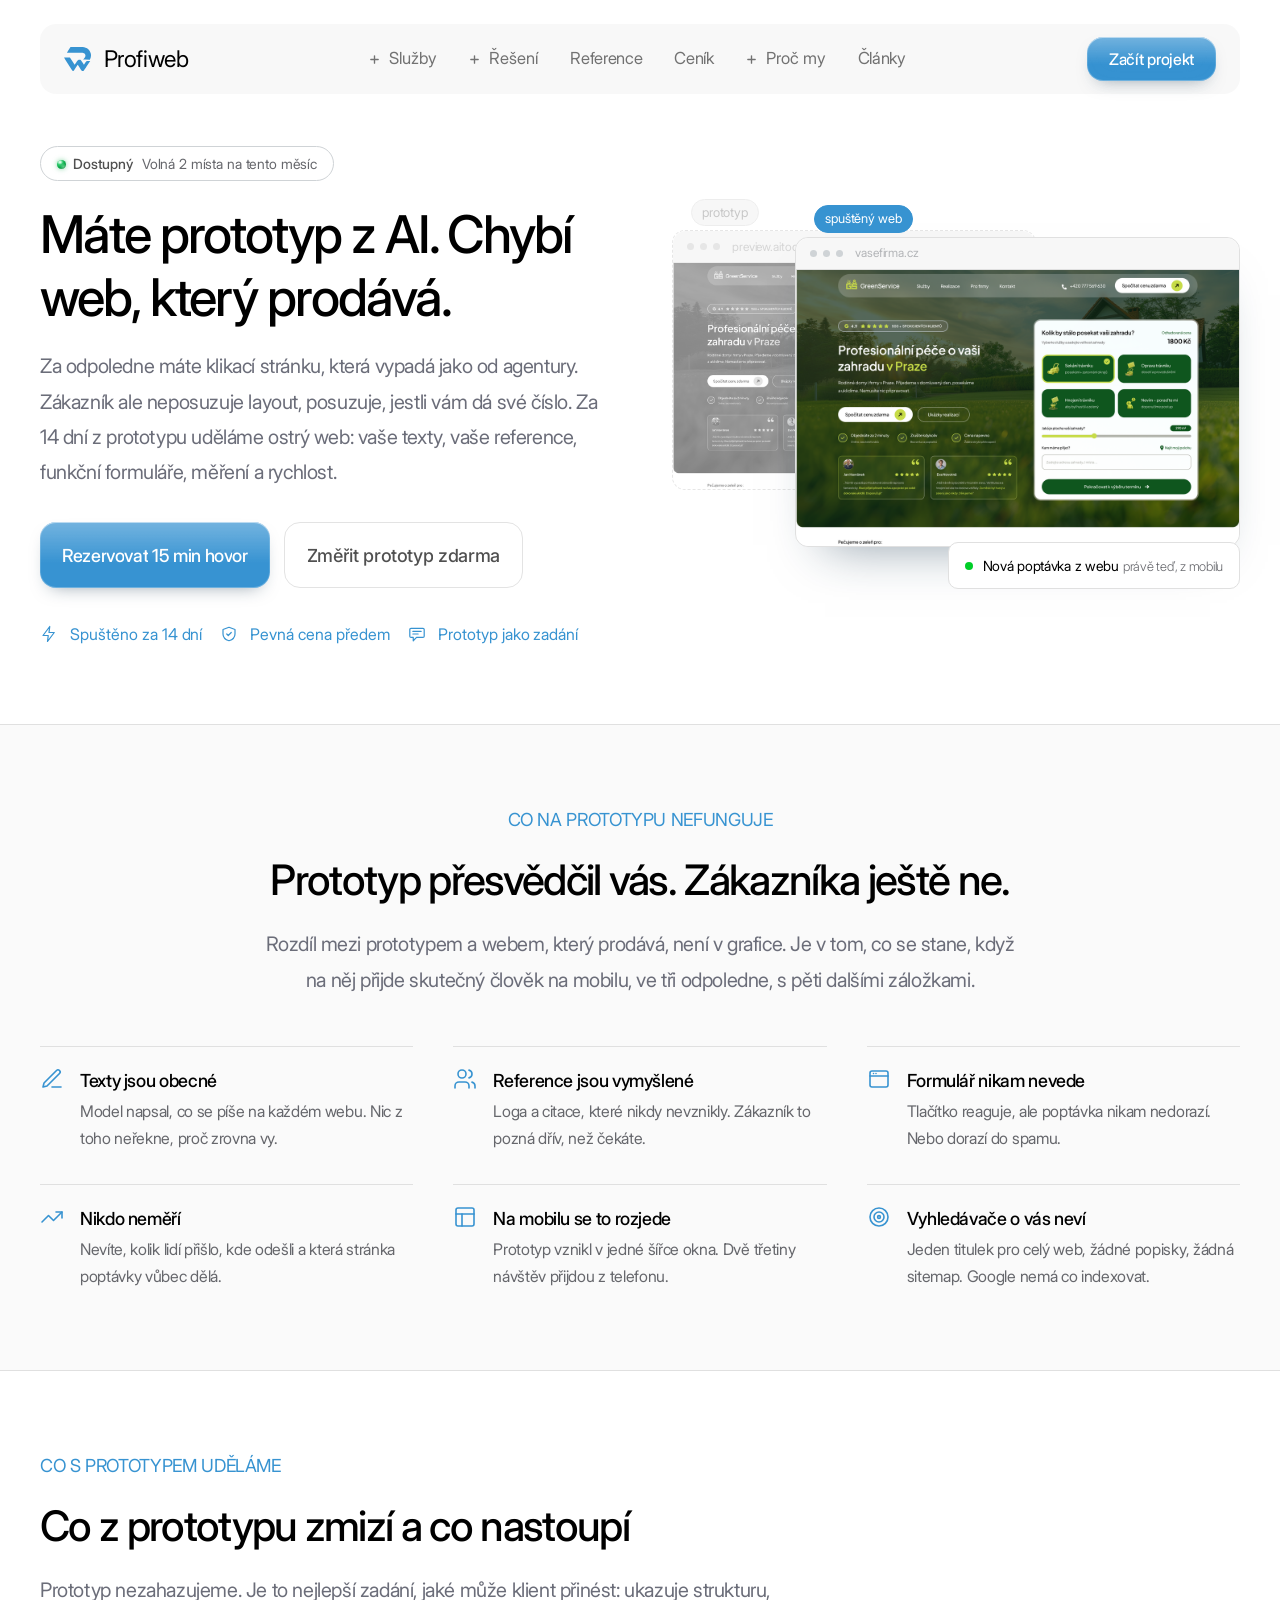
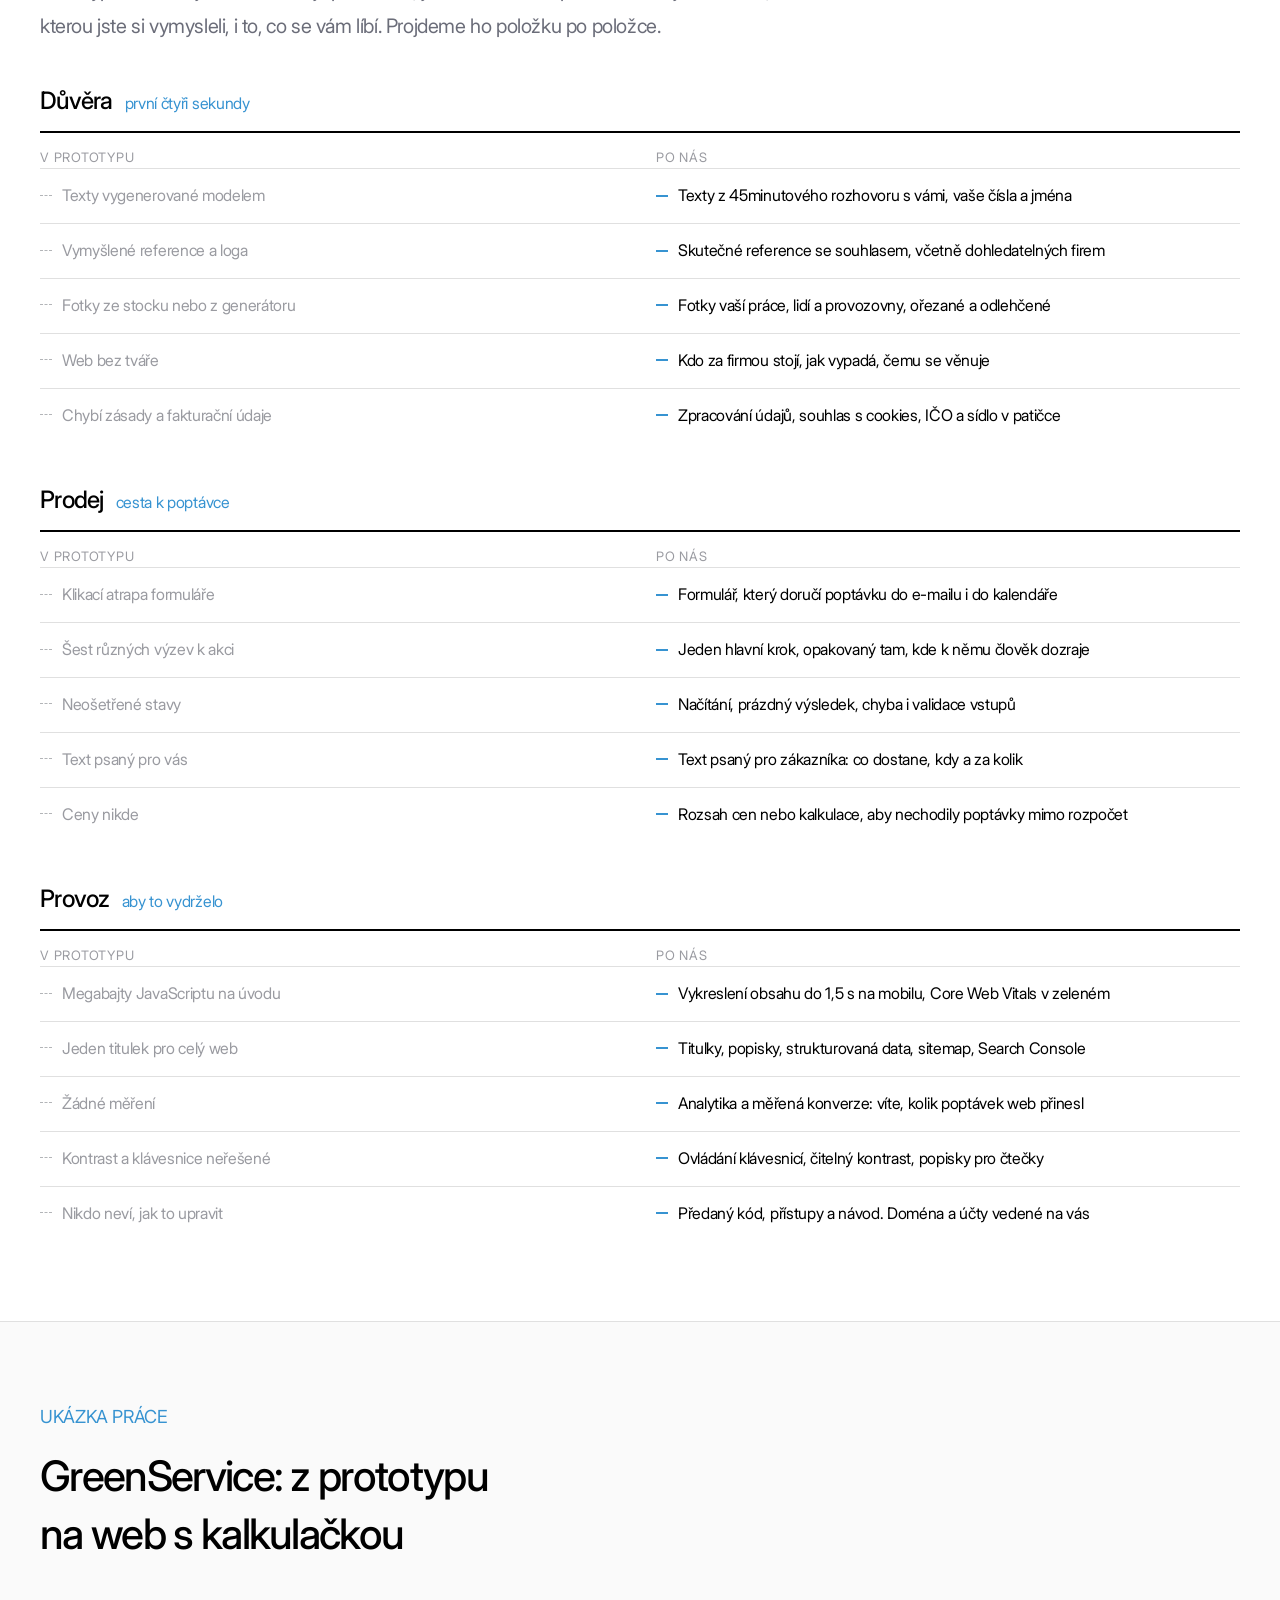
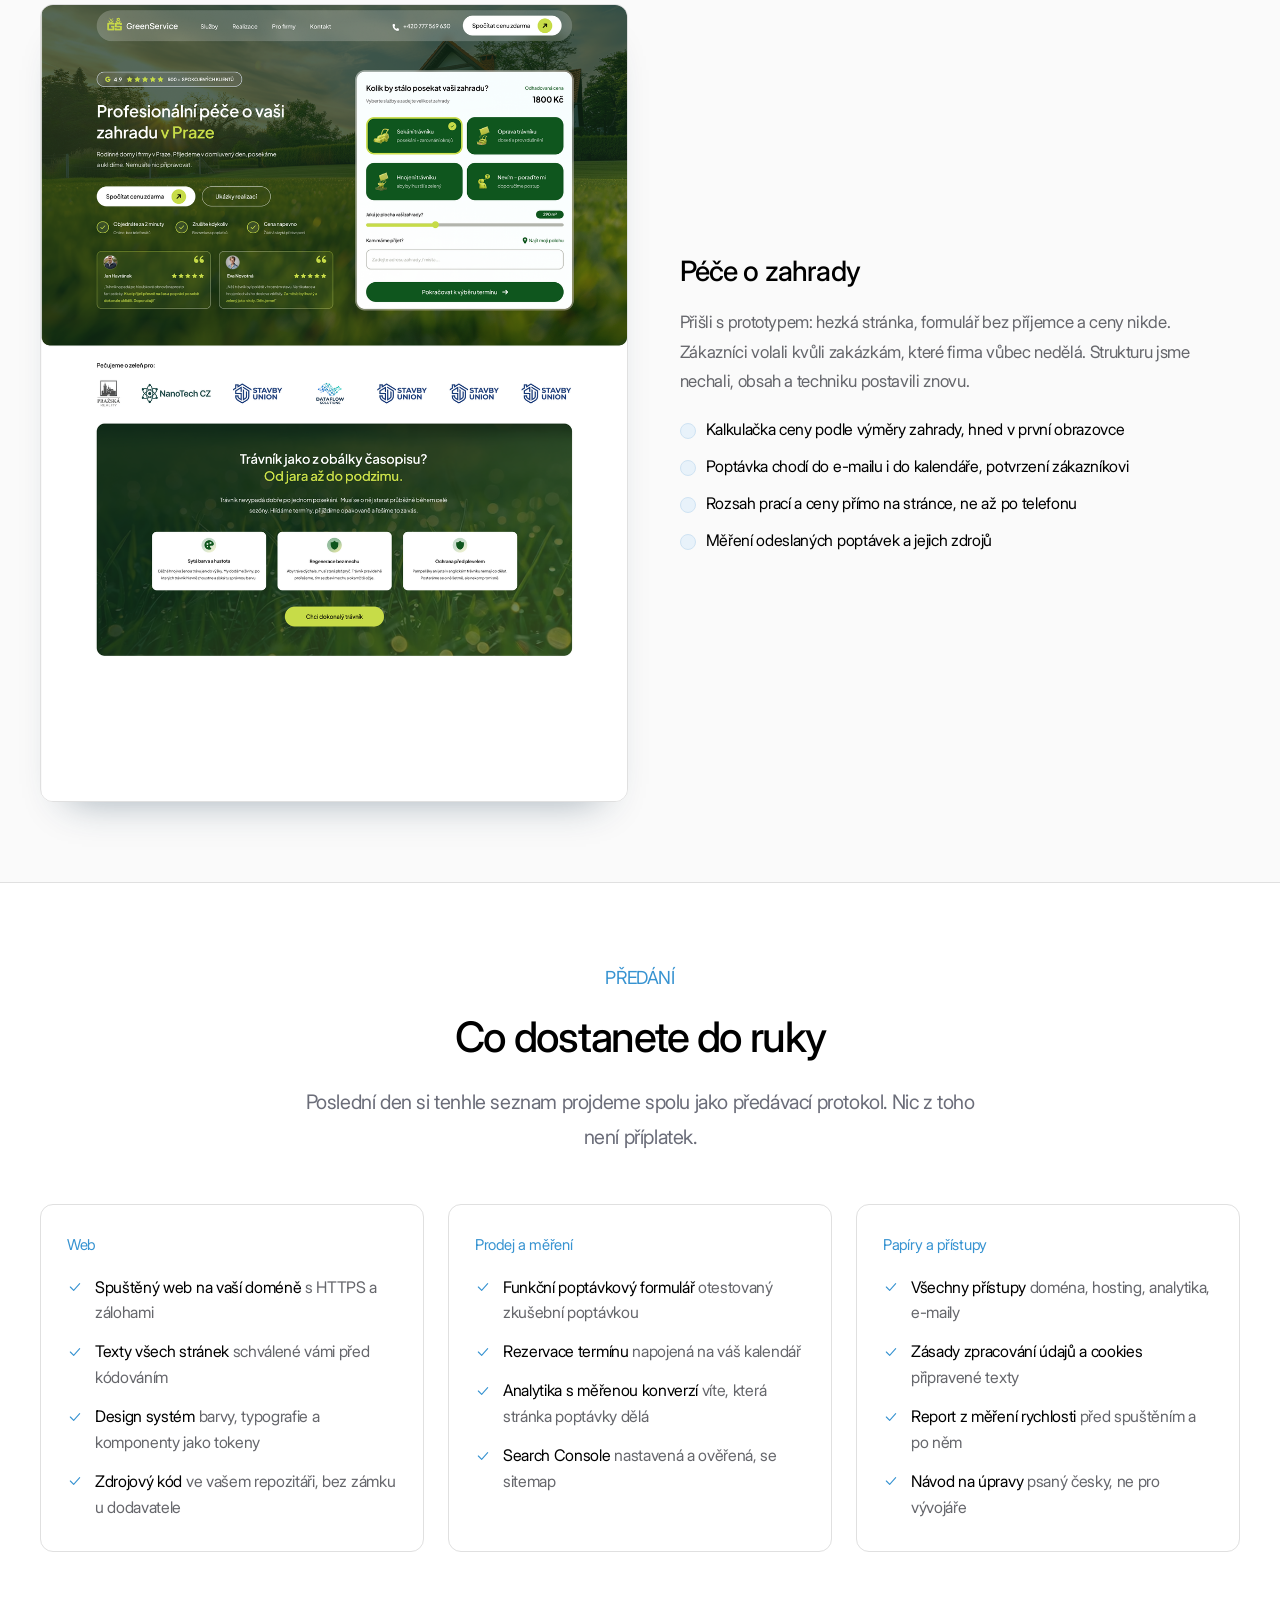
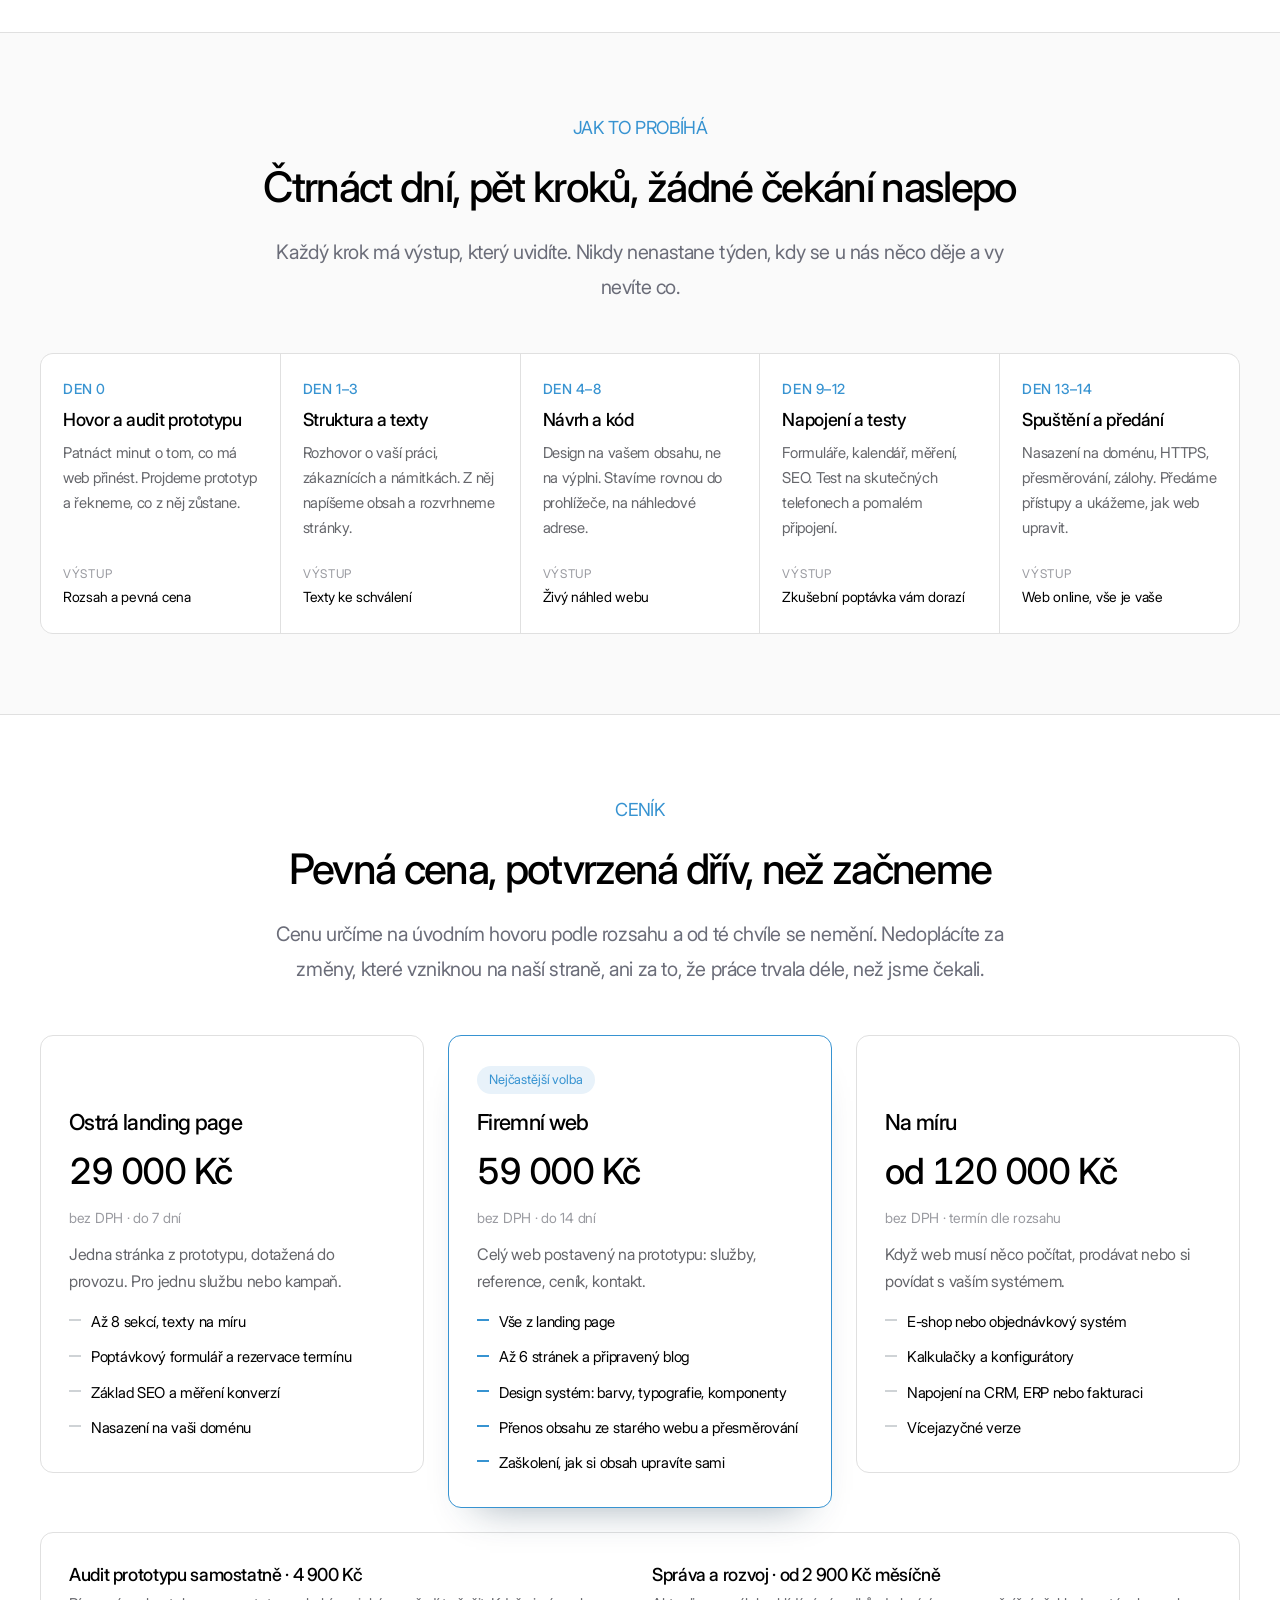
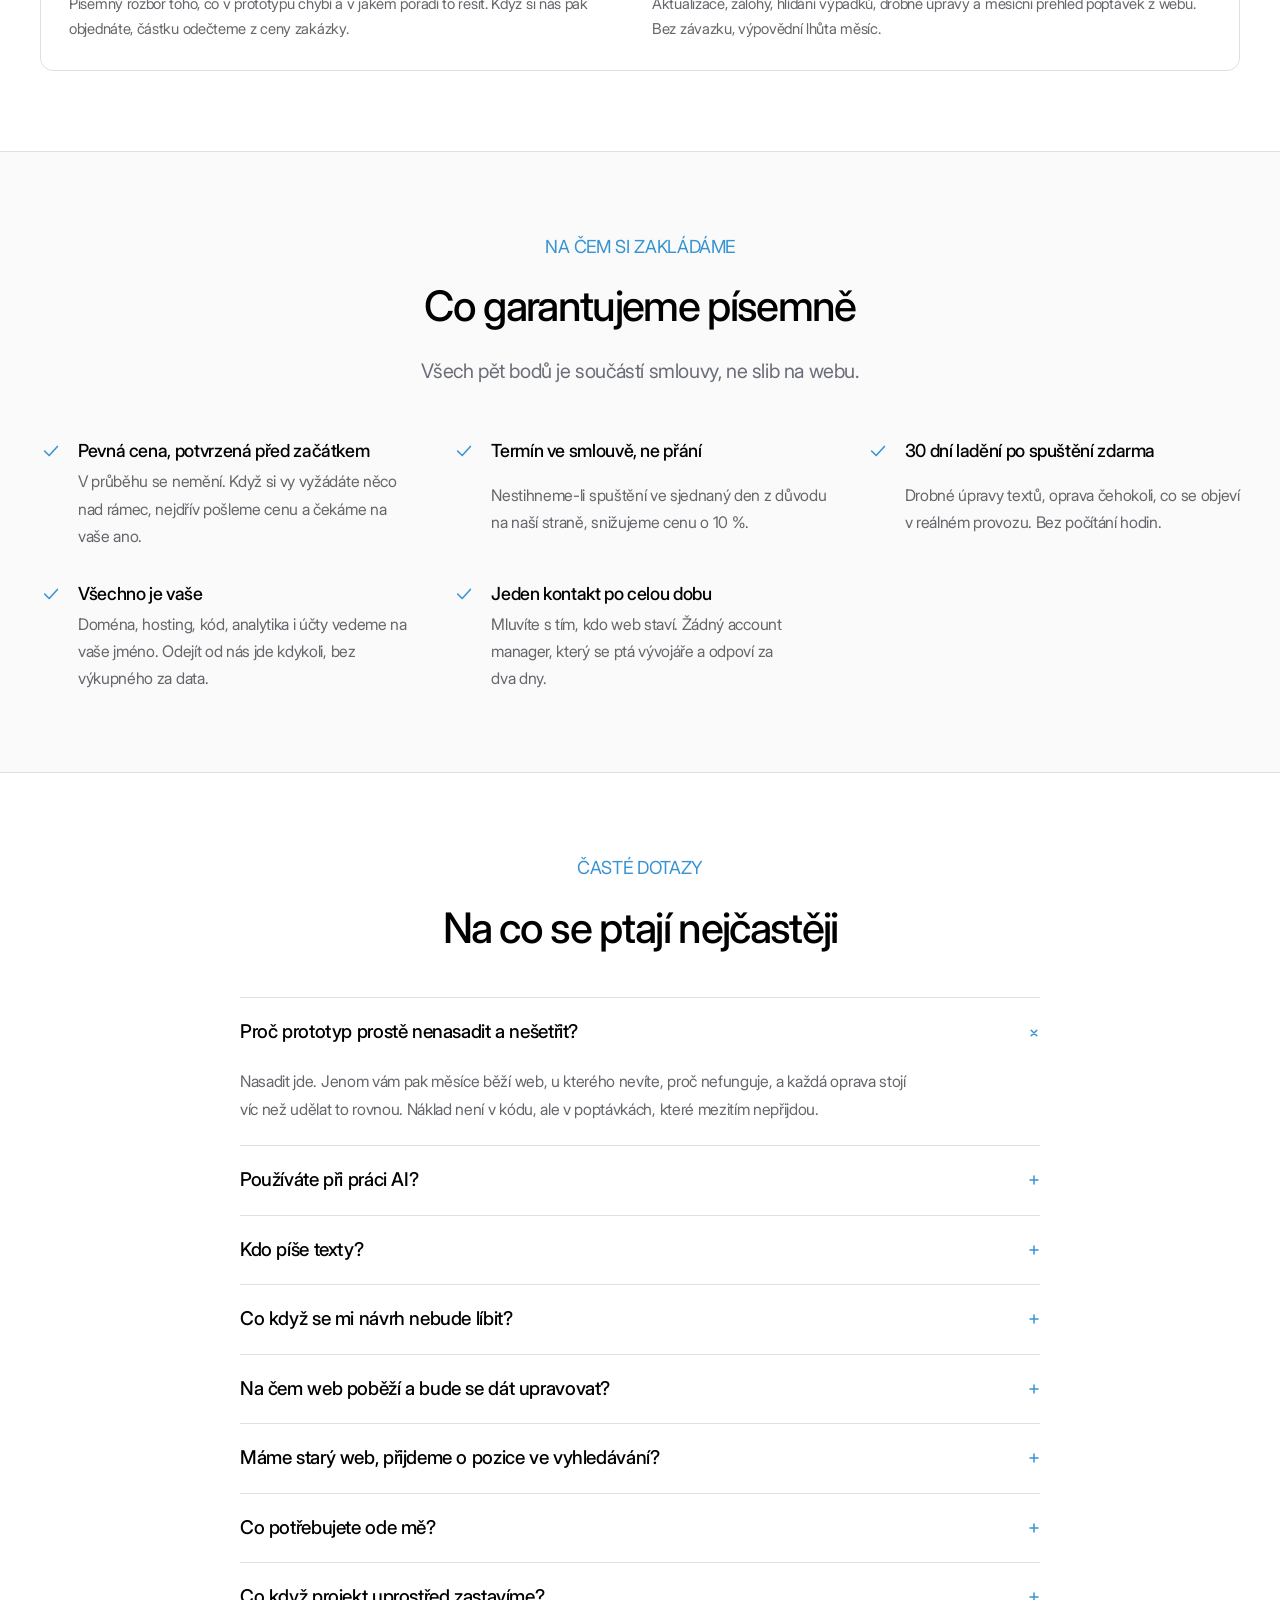
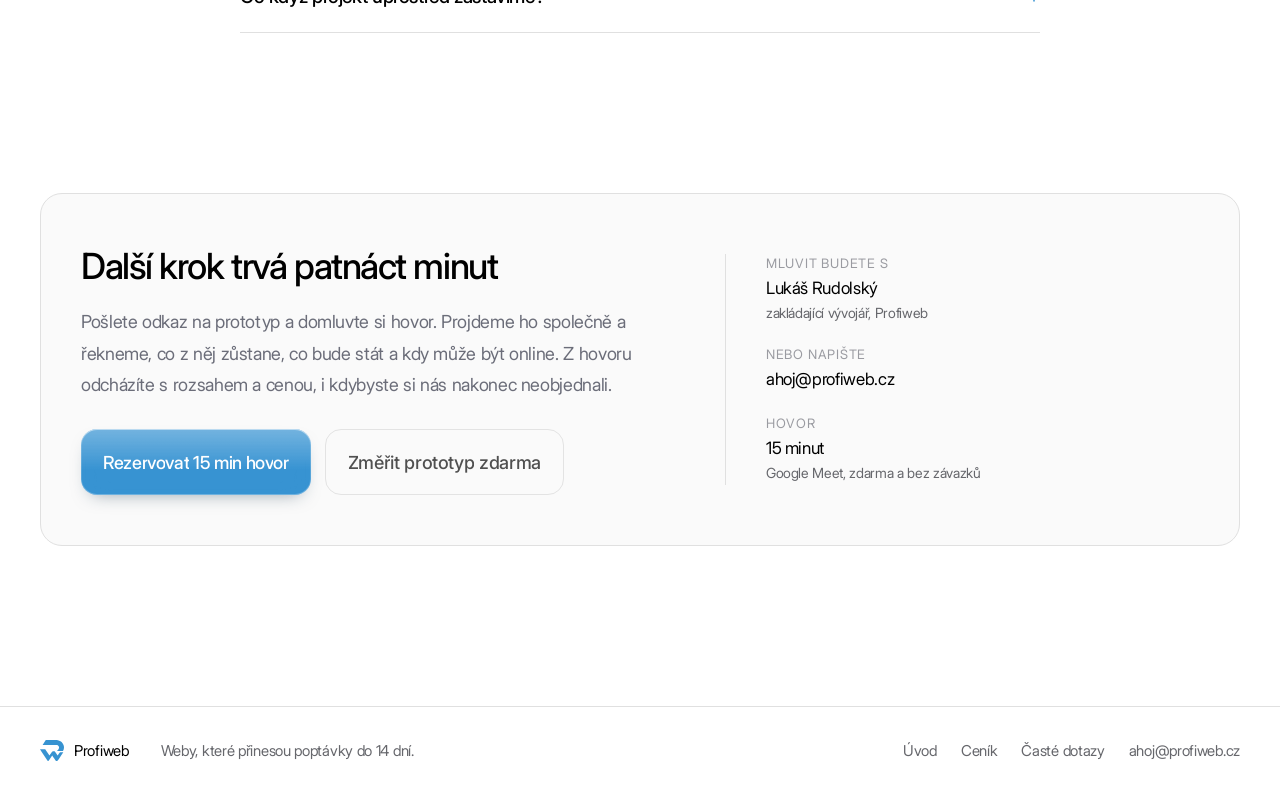
<file: ai-prototyp-na-web.html>
<!DOCTYPE html>
<html lang="cs">
<head>
<meta charset="utf-8">
<meta name="viewport" content="width=device-width, initial-scale=1">
<title>Z AI prototypu na web, který prodává | Profiweb</title>
<meta name="description" content="Máte prototyp z AI nástroje, ale poptávky nechodí. Za 14 dní z něj uděláme ostrý web: vaše texty, skutečné reference, funkční formuláře, měření a rychlost. Pevná cena předem.">
<link rel="icon" href="assets/images/profiweb-logo.svg" type="image/svg+xml">
<link rel="preconnect" href="https://fonts.googleapis.com">
<link rel="preconnect" href="https://fonts.gstatic.com" crossorigin>
<link href="https://fonts.googleapis.com/css2?family=Inter:opsz,wght@14..32,300;14..32,400;14..32,500&display=swap" rel="stylesheet">
<link rel="stylesheet" href="assets/css/styles.css">
<link rel="stylesheet" href="assets/css/ai-prototyp.css">
<link rel="preload" as="image" href="assets/images/web-greenservice-pece-o-zahrady.png" fetchpriority="high">

<!-- Klíč k Google PageSpeed Insights API pro "Změřit prototyp zdarma".
     Zdarma na console.cloud.google.com (PageSpeed Insights API → Create API key).
     Bez klíče Google audit odmítne. Omezte klíč na svoji doménu (HTTP referrer). -->
<meta name="psi-api-key" content="">
</head>
<body>

<svg class="icon-sprite" aria-hidden="true" focusable="false">
  <symbol id="i-browser" viewBox="0 0 24 24" fill="none" stroke="currentColor" stroke-width="1.6" stroke-linecap="round" stroke-linejoin="round"><rect x="3" y="4" width="18" height="16" rx="2"/><path d="M3 9h18"/><path d="M6.5 6.5h.01M9 6.5h.01"/></symbol>
  <symbol id="i-target" viewBox="0 0 24 24" fill="none" stroke="currentColor" stroke-width="1.6" stroke-linecap="round" stroke-linejoin="round"><circle cx="12" cy="12" r="9"/><circle cx="12" cy="12" r="5"/><circle cx="12" cy="12" r="1.4"/></symbol>
  <symbol id="i-cart" viewBox="0 0 24 24" fill="none" stroke="currentColor" stroke-width="1.6" stroke-linecap="round" stroke-linejoin="round"><circle cx="9" cy="20" r="1.4"/><circle cx="18" cy="20" r="1.4"/><path d="M2 3h2.5l2.4 11.2a1.6 1.6 0 0 0 1.6 1.3h9.1a1.6 1.6 0 0 0 1.6-1.3L21 7H5.3"/></symbol>
  <symbol id="i-pen" viewBox="0 0 24 24" fill="none" stroke="currentColor" stroke-width="1.6" stroke-linecap="round" stroke-linejoin="round"><path d="M12 20h9"/><path d="M16.5 3.5a2.12 2.12 0 0 1 3 3L7 19l-4 1 1-4z"/></symbol>
  <symbol id="i-gauge" viewBox="0 0 24 24" fill="none" stroke="currentColor" stroke-width="1.6" stroke-linecap="round" stroke-linejoin="round"><path d="M3.4 19a10 10 0 1 1 17.2 0"/><path d="m12 14 4-4"/></symbol>
  <symbol id="i-refresh" viewBox="0 0 24 24" fill="none" stroke="currentColor" stroke-width="1.6" stroke-linecap="round" stroke-linejoin="round"><path d="M3 12a9 9 0 0 1 9-9 9.7 9.7 0 0 1 6.7 2.7L21 8"/><path d="M21 3v5h-5"/><path d="M21 12a9 9 0 0 1-9 9 9.7 9.7 0 0 1-6.7-2.7L3 16"/><path d="M3 21v-5h5"/></symbol>
  <symbol id="i-wrench" viewBox="0 0 24 24" fill="none" stroke="currentColor" stroke-width="1.6" stroke-linecap="round" stroke-linejoin="round"><path d="M14.7 6.3a1 1 0 0 0 0 1.4l1.6 1.6a1 1 0 0 0 1.4 0l3.77-3.77a6 6 0 0 1-7.94 7.94l-6.91 6.91a2.12 2.12 0 0 1-3-3l6.91-6.91a6 6 0 0 1 7.94-7.94z"/></symbol>
  <symbol id="i-heart" viewBox="0 0 24 24" fill="none" stroke="currentColor" stroke-width="1.6" stroke-linecap="round" stroke-linejoin="round"><path d="M19 14c1.49-1.46 3-3.21 3-5.5A5.5 5.5 0 0 0 16.5 3c-1.76 0-3 .5-4.5 2-1.5-1.5-2.74-2-4.5-2A5.5 5.5 0 0 0 2 8.5c0 2.3 1.5 4.05 3 5.5l7 7z"/></symbol>
  <symbol id="i-factory" viewBox="0 0 24 24" fill="none" stroke="currentColor" stroke-width="1.6" stroke-linecap="round" stroke-linejoin="round"><path d="M3 21h18"/><path d="M3 21V10l6 4V10l6 4V6l6 4v11"/><path d="M9 21v-4h3v4"/></symbol>
  <symbol id="i-trend" viewBox="0 0 24 24" fill="none" stroke="currentColor" stroke-width="1.6" stroke-linecap="round" stroke-linejoin="round"><path d="M16 7h6v6"/><path d="m22 7-8.5 8.5-5-5L2 17"/></symbol>
  <symbol id="i-shield" viewBox="0 0 24 24" fill="none" stroke="currentColor" stroke-width="1.6" stroke-linecap="round" stroke-linejoin="round"><path d="M20 13c0 5-3.5 7.5-7.66 8.95a1 1 0 0 1-.67 0C7.5 20.5 4 18 4 13V6a1 1 0 0 1 1-1c2 0 4.5-1.2 6.24-2.72a1.17 1.17 0 0 1 1.52 0C14.5 3.8 17 5 19 5a1 1 0 0 1 1 1z"/><path d="m9 12 2 2 4-4"/></symbol>
  <symbol id="i-zap" viewBox="0 0 24 24" fill="none" stroke="currentColor" stroke-width="1.6" stroke-linecap="round" stroke-linejoin="round"><path d="M13 2 3 14h9l-1 8 10-12h-9z"/></symbol>
  <symbol id="i-users" viewBox="0 0 24 24" fill="none" stroke="currentColor" stroke-width="1.6" stroke-linecap="round" stroke-linejoin="round"><path d="M16 21v-2a4 4 0 0 0-4-4H6a4 4 0 0 0-4 4v2"/><circle cx="9" cy="7" r="4"/><path d="M22 21v-2a4 4 0 0 0-3-3.87"/><path d="M16 3.13a4 4 0 0 1 0 7.75"/></symbol>
  <symbol id="i-sparkle" viewBox="0 0 24 24" fill="none" stroke="currentColor" stroke-width="1.6" stroke-linecap="round" stroke-linejoin="round"><path d="m12 3-1.9 5.8a2 2 0 0 1-1.3 1.3L3 12l5.8 1.9a2 2 0 0 1 1.3 1.3L12 21l1.9-5.8a2 2 0 0 1 1.3-1.3L21 12l-5.8-1.9a2 2 0 0 1-1.3-1.3z"/></symbol>
  <symbol id="i-help" viewBox="0 0 24 24" fill="none" stroke="currentColor" stroke-width="1.6" stroke-linecap="round" stroke-linejoin="round"><circle cx="12" cy="12" r="9"/><path d="M9.1 9.5a3 3 0 0 1 5.8 1c0 2-2.9 2.6-2.9 4"/><path d="M12 17.5h.01"/></symbol>
  <symbol id="i-layout" viewBox="0 0 24 24" fill="none" stroke="currentColor" stroke-width="1.6" stroke-linecap="round" stroke-linejoin="round"><rect x="3" y="3" width="18" height="18" rx="2"/><path d="M3 9h18"/><path d="M9 21V9"/></symbol>
  <symbol id="i-code" viewBox="0 0 24 24" fill="none" stroke="currentColor" stroke-width="1.6" stroke-linecap="round" stroke-linejoin="round"><path d="m16 18 6-6-6-6"/><path d="m8 6-6 6 6 6"/></symbol>
  <symbol id="i-plus" viewBox="0 0 12 12" fill="none" stroke="currentColor" stroke-width="1.5" stroke-linecap="round"><path d="M6 2v8M2 6h8"/></symbol>
  <symbol id="i-arrow" viewBox="0 0 24 24" fill="none" stroke="currentColor" stroke-width="1.7" stroke-linecap="round" stroke-linejoin="round"><path d="M4 12h15"/><path d="m13 6 6 6-6 6"/></symbol>
  <symbol id="i-shapes" viewBox="0 0 24 24" fill="none" stroke="currentColor" stroke-width="1.6" stroke-linecap="round" stroke-linejoin="round"><path d="M11.4 3.3a.7.7 0 0 1 1.2 0L16.3 9a.7.7 0 0 1-.6 1.1H8.3A.7.7 0 0 1 7.7 9z"/><rect x="3" y="14" width="7" height="7" rx="1"/><circle cx="17.5" cy="17.5" r="3.5"/></symbol>
</svg>

<!-- ============================ Header ============================ -->
<header class="site-header">
  <div class="container site-header__inner">
    <a class="brand" href="index.html">
      <img class="brand__mark" src="assets/images/profiweb-logo.svg" alt="" width="37" height="33">
      <span class="brand__name">Profiweb</span>
    </a>

    <button class="nav-toggle" type="button" id="nav-toggle"
            aria-controls="site-nav" aria-expanded="false" aria-label="Otevřít menu">
      <span class="nav-toggle__bars" aria-hidden="true"></span>
    </button>

    <nav class="site-nav" id="site-nav" aria-label="Hlavní navigace">
      <div class="nav-item nav-item--mega">
        <button class="nav-item__trigger" type="button" aria-expanded="false" aria-controls="mega-sluzby">
          <svg class="nav-item__sign" aria-hidden="true"><use href="#i-plus"></use></svg>Služby
        </button>
        <div class="mega" id="mega-sluzby" data-mega>
          <div class="mega__inner">
            <div class="mega__col">
              <p class="mega__label">Co stavíme</p>
              <a class="mega__link" href="index.html">
                <svg class="mega__icon" viewBox="0 0 24 24" aria-hidden="true"><use href="#i-browser"></use></svg>
                <span class="mega__text">
                  <span class="mega__title">Firemní web</span>
                  <span class="mega__desc">Vysvětlí vaši službu a získá důvěru.</span>
                </span>
              </a>
              <a class="mega__link" href="index.html">
                <svg class="mega__icon" viewBox="0 0 24 24" aria-hidden="true"><use href="#i-target"></use></svg>
                <span class="mega__text">
                  <span class="mega__title">Landing page</span>
                  <span class="mega__desc">Jedna stránka s jediným cílem: poptávka.</span>
                </span>
              </a>
              <a class="mega__link" href="index.html">
                <svg class="mega__icon" viewBox="0 0 24 24" aria-hidden="true"><use href="#i-cart"></use></svg>
                <span class="mega__text">
                  <span class="mega__title">E-shop na míru</span>
                  <span class="mega__desc">Prodej bez zbytečných kroků v košíku.</span>
                </span>
              </a>
            </div>
            <div class="mega__col">
              <p class="mega__label">Co k tomu patří</p>
              <a class="mega__link" href="index.html">
                <svg class="mega__icon" viewBox="0 0 24 24" aria-hidden="true"><use href="#i-pen"></use></svg>
                <span class="mega__text">
                  <span class="mega__title">Copywriting</span>
                  <span class="mega__desc">Texty, kterým zákazník rozumí napoprvé.</span>
                </span>
              </a>
              <a class="mega__link" href="index.html">
                <svg class="mega__icon" viewBox="0 0 24 24" aria-hidden="true"><use href="#i-gauge"></use></svg>
                <span class="mega__text">
                  <span class="mega__title">SEO a výkon</span>
                  <span class="mega__desc">Aby vás našli a stránka naskočila hned.</span>
                </span>
              </a>
              <a class="mega__link" href="index.html">
                <svg class="mega__icon" viewBox="0 0 24 24" aria-hidden="true"><use href="#i-refresh"></use></svg>
                <span class="mega__text">
                  <span class="mega__title">Správa a rozvoj</span>
                  <span class="mega__desc">Po spuštění vás v tom nenecháme.</span>
                </span>
              </a>
            </div>
            <div class="mega__col mega__col--media mega__col--case">
              <p class="mega__label">Ukázka práce</p>
              <a class="mega__case" href="index.html">
                <span class="mega__shot">
                  <img src="assets/images/web-greenservice-pece-o-zahrady.png" alt="Web GreenService - péče o zahrady" loading="lazy" decoding="async">
                </span>
                <span class="mega__caption">
                  <span class="mega__caseTitle">GreenService - péče o zahrady</span>
                  <span class="mega__caseDesc">Landing page s kalkulačkou ceny a poptávkovým formulářem.</span>
                </span>
              </a>
            </div>
            <div class="mega__foot">
              <span class="mega__footText">Nevíte, kudy začít? Projdeme to na patnáct minut.</span>
              <a class="mega__footLink" href="#booking">Rezervovat hovor<svg class="mega__footArrow" viewBox="0 0 24 24" aria-hidden="true"><use href="#i-arrow"></use></svg></a>
            </div>
          </div>
        </div>
      </div>
      <div class="nav-item nav-item--mega">
        <button class="nav-item__trigger" type="button" aria-expanded="false" aria-controls="mega-reseni">
          <svg class="nav-item__sign" aria-hidden="true"><use href="#i-plus"></use></svg>Řešení
        </button>
        <div class="mega" id="mega-reseni" data-mega>
          <div class="mega__inner">
            <div class="mega__col">
              <p class="mega__label">Podle oboru</p>
              <a class="mega__link" href="index.html">
                <svg class="mega__icon" viewBox="0 0 24 24" aria-hidden="true"><use href="#i-wrench"></use></svg>
                <span class="mega__text">
                  <span class="mega__title">Služby a řemesla</span>
                  <span class="mega__desc">Plný kalendář místo rozdaných letáků.</span>
                </span>
              </a>
              <a class="mega__link" href="index.html">
                <svg class="mega__icon" viewBox="0 0 24 24" aria-hidden="true"><use href="#i-heart"></use></svg>
                <span class="mega__text">
                  <span class="mega__title">Kliniky a ordinace</span>
                  <span class="mega__desc">Pacient vám věří dřív, než dorazí.</span>
                </span>
              </a>
              <a class="mega__link" href="index.html">
                <svg class="mega__icon" viewBox="0 0 24 24" aria-hidden="true"><use href="#i-factory"></use></svg>
                <span class="mega__text">
                  <span class="mega__title">B2B a výroba</span>
                  <span class="mega__desc">Složitou výrobu vysvětlíme srozumitelně.</span>
                </span>
              </a>
            </div>
            <div class="mega__col">
              <p class="mega__label">Podle cíle</p>
              <a class="mega__link" href="index.html">
                <svg class="mega__icon" viewBox="0 0 24 24" aria-hidden="true"><use href="#i-trend"></use></svg>
                <span class="mega__text">
                  <span class="mega__title">Více poptávek</span>
                  <span class="mega__desc">Celý web vede k jedinému kroku.</span>
                </span>
              </a>
              <a class="mega__link" href="index.html">
                <svg class="mega__icon" viewBox="0 0 24 24" aria-hidden="true"><use href="#i-shield"></use></svg>
                <span class="mega__text">
                  <span class="mega__title">Vyšší důvěra</span>
                  <span class="mega__desc">Reference, čísla a konkrétní jména.</span>
                </span>
              </a>
              <a class="mega__link" href="index.html">
                <svg class="mega__icon" viewBox="0 0 24 24" aria-hidden="true"><use href="#i-zap"></use></svg>
                <span class="mega__text">
                  <span class="mega__title">Rychlejší web</span>
                  <span class="mega__desc">Načtení do jedné sekundy, i na mobilu.</span>
                </span>
              </a>
            </div>
            <div class="mega__col mega__col--media">
              <p class="mega__label">Jak to probíhá</p>
              <ol class="mega__steps">
                <li>
                  <span class="mega__stepNo">1</span>
                  <span class="mega__text">
                    <span class="mega__title">Konzultace</span>
                    <span class="mega__desc">Patnáct minut o tom, co má web přinést.</span>
                  </span>
                </li>
                <li>
                  <span class="mega__stepNo">2</span>
                  <span class="mega__text">
                    <span class="mega__title">Návrh a texty</span>
                    <span class="mega__desc">Uvidíte hotovou stránku dřív, než se začne kódovat.</span>
                  </span>
                </li>
                <li>
                  <span class="mega__stepNo">3</span>
                  <span class="mega__text">
                    <span class="mega__title">Spuštění a měření</span>
                    <span class="mega__desc">Do dvou týdnů online. Pak sledujeme, kolik chodí poptávek.</span>
                  </span>
                </li>
              </ol>
            </div>
            <div class="mega__foot">
              <span class="mega__footText">Nevíte, kudy začít? Projdeme to na patnáct minut.</span>
              <a class="mega__footLink" href="#booking">Rezervovat hovor<svg class="mega__footArrow" viewBox="0 0 24 24" aria-hidden="true"><use href="#i-arrow"></use></svg></a>
            </div>
          </div>
        </div>
      </div>
      <a href="index.html">Reference</a>
      <a href="index.html">Ceník</a>
      <div class="nav-item nav-item--mega">
        <button class="nav-item__trigger" type="button" aria-expanded="false" aria-controls="mega-proc">
          <svg class="nav-item__sign" aria-hidden="true"><use href="#i-plus"></use></svg>Proč my
        </button>
        <div class="mega" id="mega-proc" data-mega>
          <div class="mega__inner">
            <div class="mega__col">
              <p class="mega__label">Profiweb</p>
              <a class="mega__link" href="index.html">
                <svg class="mega__icon" viewBox="0 0 24 24" aria-hidden="true"><use href="#i-users"></use></svg>
                <span class="mega__text">
                  <span class="mega__title">O nás</span>
                  <span class="mega__desc">Kdo vaše weby doopravdy staví.</span>
                </span>
              </a>
              <a class="mega__link" href="index.html">
                <svg class="mega__icon" viewBox="0 0 24 24" aria-hidden="true"><use href="#i-sparkle"></use></svg>
                <span class="mega__text">
                  <span class="mega__title">Kariéra</span>
                  <span class="mega__desc">Hledáme posily do týmu.</span>
                </span>
              </a>
              <a class="mega__link" href="index.html">
                <svg class="mega__icon" viewBox="0 0 24 24" aria-hidden="true"><use href="#i-help"></use></svg>
                <span class="mega__text">
                  <span class="mega__title">Časté dotazy</span>
                  <span class="mega__desc">Ceny, rozsah i termíny na rovinu.</span>
                </span>
              </a>
            </div>
            <div class="mega__col">
              <p class="mega__label">Otevřené pozice</p>
              <a class="mega__link" href="index.html">
                <svg class="mega__icon" viewBox="0 0 24 24" aria-hidden="true"><use href="#i-layout"></use></svg>
                <span class="mega__text">
                  <span class="mega__title">Product designer</span>
                  <span class="mega__desc">Navrhujte weby, které prodávají.</span>
                </span>
              </a>
              <a class="mega__link" href="index.html">
                <svg class="mega__icon" viewBox="0 0 24 24" aria-hidden="true"><use href="#i-code"></use></svg>
                <span class="mega__text">
                  <span class="mega__title">Frontend vývojář</span>
                  <span class="mega__desc">Převeďte návrh do rychlého kódu.</span>
                </span>
              </a>
              <a class="mega__link" href="index.html">
                <svg class="mega__icon" viewBox="0 0 24 24" aria-hidden="true"><use href="#i-shapes"></use></svg>
                <span class="mega__text">
                  <span class="mega__title">Brand designer</span>
                  <span class="mega__desc">Tvořte identity a vizuální styl.</span>
                </span>
              </a>
            </div>
            <div class="mega__col mega__col--media">
              <p class="mega__label">Na čem si zakládáme</p>
              <ul class="mega__facts">
                <li>
                  <svg class="mega__icon" viewBox="0 0 24 24" aria-hidden="true"><use href="#i-shield"></use></svg>
                  <span class="mega__text">
                    <span class="mega__title">Pevná cena předem</span>
                    <span class="mega__desc">Rozpočet se v průběhu nemění.</span>
                  </span>
                </li>
                <li>
                  <svg class="mega__icon" viewBox="0 0 24 24" aria-hidden="true"><use href="#i-zap"></use></svg>
                  <span class="mega__text">
                    <span class="mega__title">Spuštění do 14 dní</span>
                    <span class="mega__desc">Termín platí, ne „někdy na podzim“.</span>
                  </span>
                </li>
                <li>
                  <svg class="mega__icon" viewBox="0 0 24 24" aria-hidden="true"><use href="#i-users"></use></svg>
                  <span class="mega__text">
                    <span class="mega__title">Jeden kontakt</span>
                    <span class="mega__desc">Mluvíte s tím, kdo web staví.</span>
                  </span>
                </li>
              </ul>
            </div>
            <div class="mega__foot">
              <span class="mega__footText">Nevíte, kudy začít? Projdeme to na patnáct minut.</span>
              <a class="mega__footLink" href="#booking">Rezervovat hovor<svg class="mega__footArrow" viewBox="0 0 24 24" aria-hidden="true"><use href="#i-arrow"></use></svg></a>
            </div>
          </div>
        </div>
      </div>
      <a href="index.html">Články</a>
      <a class="btn btn--primary site-nav__cta" href="index.html">Začít projekt</a>
    </nav>

    <a class="btn btn--primary btn--nav" href="index.html">Začít projekt</a>
  </div>
</header>

<!-- Dims the page while a mega panel covers whatever sits under it — without
     this, hero copy peeked out from under the panel's edge as it opened. -->
<div class="nav-backdrop" aria-hidden="true"></div>

<!-- ============================= Hero ============================= -->
<section class="lp-hero">
  <div class="container lp-hero__inner">
    <div class="lp-hero__copy">
      <p class="availability">
        <span class="availability__pill">
          <span class="availability__tag">Dostupný</span>
          <span class="availability__text">Volná 2 místa na tento měsíc</span>
        </span>
      </p>

      <h1 class="lp-hero__title">Máte prototyp z AI. Chybí web, který prodává.</h1>

      <p class="lp-hero__lead">Za odpoledne máte klikací stránku, která vypadá jako od agentury. Zákazník ale neposuzuje layout, posuzuje, jestli vám dá své číslo. Za 14 dní z prototypu uděláme ostrý web: vaše texty, vaše reference, funkční formuláře, měření a rychlost.</p>

      <div class="lp-hero__actions">
        <a class="btn btn--primary btn--hero btn--badge" href="#booking" data-booking-open><span class="btn__badge"><svg class="btn__badgeIcon btn__badgeIcon--cam" viewBox="0 0 24 24" aria-hidden="true"><g class="btn__cam"><rect class="btn__camBody" x="2.4" y="6.4" width="12.2" height="11.2" rx="2.4"/><path class="btn__camLens" d="M20.8 8.4v7.2L14.6 12z"/></g></svg><svg class="btn__badgeIcon btn__badgeIcon--go" viewBox="0 0 24 24" aria-hidden="true"><path d="M4.5 12h15"/><path d="m13.5 6 6 6-6 6"/></svg></span><span class="btn__label">Rezervovat 15 min hovor</span></a>
        <button class="btn btn--secondary btn--hero" type="button" data-audit-open>Změřit prototyp zdarma</button>
      </div>

      <ul class="perks">
        <li><svg class="perks__icon" viewBox="0 0 24 24" aria-hidden="true"><path pathLength="1" d="M13 2 4 14h7l-1 8 9-12h-7z"/></svg><span>Spuštěno za 14 dní</span></li>
        <li><svg class="perks__icon" viewBox="0 0 24 24" aria-hidden="true"><path pathLength="1" d="M12 3 4 6v6c0 5 3.4 7.6 8 9 4.6-1.4 8-4 8-9V6z"/><path pathLength="1" d="m9 12 2 2 4-4"/></svg><span>Pevná cena předem</span></li>
        <li><svg class="perks__icon" viewBox="0 0 24 24" aria-hidden="true"><path pathLength="1" d="M4 4.5h16a1.6 1.6 0 0 1 1.6 1.6v8.8a1.6 1.6 0 0 1-1.6 1.6h-8.6L7 21v-4.5H4a1.6 1.6 0 0 1-1.6-1.6V6.1A1.6 1.6 0 0 1 4 4.5z"/><path pathLength="1" d="M6.5 8.5h11"/><path pathLength="1" d="M6.5 12h7"/></svg><span>Prototyp jako zadání</span></li>
      </ul>
    </div>

    <div class="lp-hero__art">
      <div class="mocks">
        <div class="mock mock--ghost" aria-hidden="true">
          <span class="mock__tag mock__tag--ghost">prototyp</span>
          <div class="mock__bar">
            <span class="mock__dot"></span><span class="mock__dot"></span><span class="mock__dot"></span>
            <span class="mock__url">preview.aitool.app/vase-firma</span>
          </div>
          <div class="mock__body">
            <img src="assets/images/web-greenservice-pece-o-zahrady.png" alt="" width="1200" height="750" loading="lazy" decoding="async">
          </div>
        </div>

        <div class="mock mock--live">
          <span class="mock__tag mock__tag--live">spuštěný web</span>
          <div class="mock__bar" aria-hidden="true">
            <span class="mock__dot"></span><span class="mock__dot"></span><span class="mock__dot"></span>
            <span class="mock__url">vasefirma.cz</span>
          </div>
          <div class="mock__body">
            <img src="assets/images/web-greenservice-pece-o-zahrady.png" alt="Ukázka spuštěného webu postaveného z prototypu" width="1200" height="750" fetchpriority="high" decoding="async">
          </div>
        </div>

        <p class="lp-badge">
          <span class="lp-badge__dot" aria-hidden="true"></span>
          <span>
            <span class="lp-badge__title">Nová poptávka z webu</span>
            <span class="lp-badge__meta">právě teď, z mobilu</span>
          </span>
        </p>
      </div>
    </div>
  </div>
</section>

<!-- ============================ Bolesti ============================ -->
<section class="lp-section lp-section--tint" id="proc-neprodava">
  <div class="container">
    <div class="lp-section__head">
      <p class="eyebrow">CO NA PROTOTYPU NEFUNGUJE</p>
      <h2 class="section-title">Prototyp přesvědčil vás. Zákazníka ještě ne.</h2>
      <p class="section-lead">Rozdíl mezi prototypem a webem, který prodává, není v grafice. Je v tom, co se stane, když na něj přijde skutečný člověk na mobilu, ve tři odpoledne, s pěti dalšími záložkami.</p>
    </div>

    <div class="pains">
      <div class="pain">
        <svg class="pain__icon" aria-hidden="true"><use href="#i-pen"></use></svg>
        <h3 class="pain__title">Texty jsou obecné</h3>
        <p class="pain__text">Model napsal, co se píše na každém webu. Nic z toho neřekne, proč zrovna vy.</p>
      </div>
      <div class="pain">
        <svg class="pain__icon" aria-hidden="true"><use href="#i-users"></use></svg>
        <h3 class="pain__title">Reference jsou vymyšlené</h3>
        <p class="pain__text">Loga a citace, které nikdy nevznikly. Zákazník to pozná dřív, než čekáte.</p>
      </div>
      <div class="pain">
        <svg class="pain__icon" aria-hidden="true"><use href="#i-browser"></use></svg>
        <h3 class="pain__title">Formulář nikam nevede</h3>
        <p class="pain__text">Tlačítko reaguje, ale poptávka nikam nedorazí. Nebo dorazí do spamu.</p>
      </div>
      <div class="pain">
        <svg class="pain__icon" aria-hidden="true"><use href="#i-trend"></use></svg>
        <h3 class="pain__title">Nikdo neměří</h3>
        <p class="pain__text">Nevíte, kolik lidí přišlo, kde odešli a která stránka poptávky vůbec dělá.</p>
      </div>
      <div class="pain">
        <svg class="pain__icon" aria-hidden="true"><use href="#i-layout"></use></svg>
        <h3 class="pain__title">Na mobilu se to rozjede</h3>
        <p class="pain__text">Prototyp vznikl v jedné šířce okna. Dvě třetiny návštěv přijdou z telefonu.</p>
      </div>
      <div class="pain">
        <svg class="pain__icon" aria-hidden="true"><use href="#i-target"></use></svg>
        <h3 class="pain__title">Vyhledávače o vás neví</h3>
        <p class="pain__text">Jeden titulek pro celý web, žádné popisky, žádná sitemap. Google nemá co indexovat.</p>
      </div>
    </div>
  </div>
</section>

<!-- ======================== Převod prototypu ======================== -->
<section class="lp-section" id="co-udelame">
  <div class="container">
    <div class="lp-section__head lp-section__head--left">
      <p class="eyebrow">CO S PROTOTYPEM UDĚLÁME</p>
      <h2 class="section-title">Co z prototypu zmizí a co nastoupí</h2>
      <p class="section-lead">Prototyp nezahazujeme. Je to nejlepší zadání, jaké může klient přinést: ukazuje strukturu, kterou jste si vymysleli, i to, co se vám líbí. Projdeme ho položku po položce.</p>
    </div>

    <div class="swap">
      <div class="swap__group">
        <div class="swap__head">
          <h3 class="swap__title">Důvěra</h3>
          <p class="swap__note">první čtyři sekundy</p>
        </div>
        <div class="swap__cols" aria-hidden="true">
          <span class="swap__label">V prototypu</span>
          <span class="swap__label">Po nás</span>
        </div>
        <div class="swap__row"><p class="swap__from">Texty vygenerované modelem</p><p class="swap__to">Texty z 45minutového rozhovoru s vámi, vaše čísla a jména</p></div>
        <div class="swap__row"><p class="swap__from">Vymyšlené reference a loga</p><p class="swap__to">Skutečné reference se souhlasem, včetně dohledatelných firem</p></div>
        <div class="swap__row"><p class="swap__from">Fotky ze stocku nebo z generátoru</p><p class="swap__to">Fotky vaší práce, lidí a provozovny, ořezané a odlehčené</p></div>
        <div class="swap__row"><p class="swap__from">Web bez tváře</p><p class="swap__to">Kdo za firmou stojí, jak vypadá, čemu se věnuje</p></div>
        <div class="swap__row"><p class="swap__from">Chybí zásady a fakturační údaje</p><p class="swap__to">Zpracování údajů, souhlas s cookies, IČO a sídlo v patičce</p></div>
      </div>

      <div class="swap__group">
        <div class="swap__head">
          <h3 class="swap__title">Prodej</h3>
          <p class="swap__note">cesta k poptávce</p>
        </div>
        <div class="swap__cols" aria-hidden="true">
          <span class="swap__label">V prototypu</span>
          <span class="swap__label">Po nás</span>
        </div>
        <div class="swap__row"><p class="swap__from">Klikací atrapa formuláře</p><p class="swap__to">Formulář, který doručí poptávku do e-mailu i do kalendáře</p></div>
        <div class="swap__row"><p class="swap__from">Šest různých výzev k akci</p><p class="swap__to">Jeden hlavní krok, opakovaný tam, kde k němu člověk dozraje</p></div>
        <div class="swap__row"><p class="swap__from">Neošetřené stavy</p><p class="swap__to">Načítání, prázdný výsledek, chyba i validace vstupů</p></div>
        <div class="swap__row"><p class="swap__from">Text psaný pro vás</p><p class="swap__to">Text psaný pro zákazníka: co dostane, kdy a za kolik</p></div>
        <div class="swap__row"><p class="swap__from">Ceny nikde</p><p class="swap__to">Rozsah cen nebo kalkulace, aby nechodily poptávky mimo rozpočet</p></div>
      </div>

      <div class="swap__group">
        <div class="swap__head">
          <h3 class="swap__title">Provoz</h3>
          <p class="swap__note">aby to vydrželo</p>
        </div>
        <div class="swap__cols" aria-hidden="true">
          <span class="swap__label">V prototypu</span>
          <span class="swap__label">Po nás</span>
        </div>
        <div class="swap__row"><p class="swap__from">Megabajty JavaScriptu na úvodu</p><p class="swap__to">Vykreslení obsahu do 1,5 s na mobilu, Core Web Vitals v zeleném</p></div>
        <div class="swap__row"><p class="swap__from">Jeden titulek pro celý web</p><p class="swap__to">Titulky, popisky, strukturovaná data, sitemap, Search Console</p></div>
        <div class="swap__row"><p class="swap__from">Žádné měření</p><p class="swap__to">Analytika a měřená konverze: víte, kolik poptávek web přinesl</p></div>
        <div class="swap__row"><p class="swap__from">Kontrast a klávesnice neřešené</p><p class="swap__to">Ovládání klávesnicí, čitelný kontrast, popisky pro čtečky</p></div>
        <div class="swap__row"><p class="swap__from">Nikdo neví, jak to upravit</p><p class="swap__to">Předaný kód, přístupy a návod. Doména a účty vedené na vás</p></div>
      </div>
    </div>
  </div>
</section>

<!-- ============================= Ukázka ============================= -->
<section class="lp-section lp-section--tint" id="ukazka">
  <div class="container">
    <div class="lp-section__head lp-section__head--left">
      <p class="eyebrow">UKÁZKA PRÁCE</p>
      <h2 class="section-title">GreenService: z prototypu na web s kalkulačkou</h2>
    </div>

    <div class="case">
      <div class="case__shot">
        <img src="assets/images/web-greenservice-pece-o-zahrady.png" alt="Landing page GreenService s kalkulačkou ceny a poptávkovým formulářem" width="1200" height="750" loading="lazy" decoding="async">
      </div>
      <div class="case__copy">
        <h3 class="case__title">Péče o zahrady</h3>
        <p class="case__text">Přišli s prototypem: hezká stránka, formulář bez příjemce a ceny nikde. Zákazníci volali kvůli zakázkám, které firma vůbec nedělá. Strukturu jsme nechali, obsah a techniku postavili znovu.</p>
        <ul class="case__list">
          <li>Kalkulačka ceny podle výměry zahrady, hned v první obrazovce</li>
          <li>Poptávka chodí do e-mailu i do kalendáře, potvrzení zákazníkovi</li>
          <li>Rozsah prací a ceny přímo na stránce, ne až po telefonu</li>
          <li>Měření odeslaných poptávek a jejich zdrojů</li>
        </ul>
      </div>
    </div>
  </div>
</section>

<!-- ========================== Co dostanete ========================== -->
<section class="lp-section" id="co-dostanete">
  <div class="container">
    <div class="lp-section__head">
      <p class="eyebrow">PŘEDÁNÍ</p>
      <h2 class="section-title">Co dostanete do ruky</h2>
      <p class="section-lead">Poslední den si tenhle seznam projdeme spolu jako předávací protokol. Nic z toho není příplatek.</p>
    </div>

    <div class="deliver">
      <div class="deliver__col">
        <p class="deliver__label">Web</p>
        <ul class="deliver__list">
          <li><img src="assets/images/checkmark-icon.svg" alt="" width="16" height="16" loading="lazy" decoding="async">Spuštěný web na vaší doméně <span>s HTTPS a zálohami</span></li>
          <li><img src="assets/images/checkmark-icon.svg" alt="" width="16" height="16" loading="lazy" decoding="async">Texty všech stránek <span>schválené vámi před kódováním</span></li>
          <li><img src="assets/images/checkmark-icon.svg" alt="" width="16" height="16" loading="lazy" decoding="async">Design systém <span>barvy, typografie a komponenty jako tokeny</span></li>
          <li><img src="assets/images/checkmark-icon.svg" alt="" width="16" height="16" loading="lazy" decoding="async">Zdrojový kód <span>ve vašem repozitáři, bez zámku u dodavatele</span></li>
        </ul>
      </div>
      <div class="deliver__col">
        <p class="deliver__label">Prodej a měření</p>
        <ul class="deliver__list">
          <li><img src="assets/images/checkmark-icon.svg" alt="" width="16" height="16" loading="lazy" decoding="async">Funkční poptávkový formulář <span>otestovaný zkušební poptávkou</span></li>
          <li><img src="assets/images/checkmark-icon.svg" alt="" width="16" height="16" loading="lazy" decoding="async">Rezervace termínu <span>napojená na váš kalendář</span></li>
          <li><img src="assets/images/checkmark-icon.svg" alt="" width="16" height="16" loading="lazy" decoding="async">Analytika s měřenou konverzí <span>víte, která stránka poptávky dělá</span></li>
          <li><img src="assets/images/checkmark-icon.svg" alt="" width="16" height="16" loading="lazy" decoding="async">Search Console <span>nastavená a ověřená, se sitemap</span></li>
        </ul>
      </div>
      <div class="deliver__col">
        <p class="deliver__label">Papíry a přístupy</p>
        <ul class="deliver__list">
          <li><img src="assets/images/checkmark-icon.svg" alt="" width="16" height="16" loading="lazy" decoding="async">Všechny přístupy <span>doména, hosting, analytika, e-maily</span></li>
          <li><img src="assets/images/checkmark-icon.svg" alt="" width="16" height="16" loading="lazy" decoding="async">Zásady zpracování údajů a cookies <span>připravené texty</span></li>
          <li><img src="assets/images/checkmark-icon.svg" alt="" width="16" height="16" loading="lazy" decoding="async">Report z měření rychlosti <span>před spuštěním a po něm</span></li>
          <li><img src="assets/images/checkmark-icon.svg" alt="" width="16" height="16" loading="lazy" decoding="async">Návod na úpravy <span>psaný česky, ne pro vývojáře</span></li>
        </ul>
      </div>
    </div>
  </div>
</section>

<!-- ========================== Harmonogram ========================== -->
<section class="lp-section lp-section--tint" id="jak-to-probiha">
  <div class="container">
    <div class="lp-section__head">
      <p class="eyebrow">JAK TO PROBÍHÁ</p>
      <h2 class="section-title">Čtrnáct dní, pět kroků, žádné čekání naslepo</h2>
      <p class="section-lead">Každý krok má výstup, který uvidíte. Nikdy nenastane týden, kdy se u nás něco děje a vy nevíte co.</p>
    </div>

    <ol class="steps">
      <li class="step">
        <p class="step__day">DEN 0</p>
        <h3 class="step__title">Hovor a audit prototypu</h3>
        <p class="step__text">Patnáct minut o tom, co má web přinést. Projdeme prototyp a řekneme, co z něj zůstane.</p>
        <p class="step__out"><span>Výstup</span>Rozsah a pevná cena</p>
      </li>
      <li class="step">
        <p class="step__day">DEN 1–3</p>
        <h3 class="step__title">Struktura a texty</h3>
        <p class="step__text">Rozhovor o vaší práci, zákaznících a námitkách. Z něj napíšeme obsah a rozvrhneme stránky.</p>
        <p class="step__out"><span>Výstup</span>Texty ke schválení</p>
      </li>
      <li class="step">
        <p class="step__day">DEN 4–8</p>
        <h3 class="step__title">Návrh a kód</h3>
        <p class="step__text">Design na vašem obsahu, ne na výplni. Stavíme rovnou do prohlížeče, na náhledové adrese.</p>
        <p class="step__out"><span>Výstup</span>Živý náhled webu</p>
      </li>
      <li class="step">
        <p class="step__day">DEN 9–12</p>
        <h3 class="step__title">Napojení a testy</h3>
        <p class="step__text">Formuláře, kalendář, měření, SEO. Test na skutečných telefonech a pomalém připojení.</p>
        <p class="step__out"><span>Výstup</span>Zkušební poptávka vám dorazí</p>
      </li>
      <li class="step">
        <p class="step__day">DEN 13–14</p>
        <h3 class="step__title">Spuštění a předání</h3>
        <p class="step__text">Nasazení na doménu, HTTPS, přesměrování, zálohy. Předáme přístupy a ukážeme, jak web upravit.</p>
        <p class="step__out"><span>Výstup</span>Web online, vše je vaše</p>
      </li>
    </ol>
  </div>
</section>

<!-- ============================= Ceník ============================= -->
<section class="lp-section" id="cenik">
  <div class="container">
    <div class="lp-section__head">
      <p class="eyebrow">CENÍK</p>
      <h2 class="section-title">Pevná cena, potvrzená dřív, než začneme</h2>
      <p class="section-lead">Cenu určíme na úvodním hovoru podle rozsahu a od té chvíle se nemění. Nedoplácíte za změny, které vzniknou na naší straně, ani za to, že práce trvala déle, než jsme čekali.</p>
    </div>

    <div class="plans">
      <div class="plan">
        <span class="plan__flag plan__flag--ghost" aria-hidden="true">balíček</span>
        <h3 class="plan__title">Ostrá landing page</h3>
        <p class="plan__price">29 000 Kč</p>
        <p class="plan__terms">bez DPH · do 7 dní</p>
        <p class="plan__text">Jedna stránka z prototypu, dotažená do provozu. Pro jednu službu nebo kampaň.</p>
        <ul class="plan__list">
          <li>Až 8 sekcí, texty na míru</li>
          <li>Poptávkový formulář a rezervace termínu</li>
          <li>Základ SEO a měření konverzí</li>
          <li>Nasazení na vaši doménu</li>
        </ul>
      </div>

      <div class="plan plan--pick">
        <span class="plan__flag">Nejčastější volba</span>
        <h3 class="plan__title">Firemní web</h3>
        <p class="plan__price">59 000 Kč</p>
        <p class="plan__terms">bez DPH · do 14 dní</p>
        <p class="plan__text">Celý web postavený na prototypu: služby, reference, ceník, kontakt.</p>
        <ul class="plan__list">
          <li>Vše z landing page</li>
          <li>Až 6 stránek a připravený blog</li>
          <li>Design systém: barvy, typografie, komponenty</li>
          <li>Přenos obsahu ze starého webu a přesměrování</li>
          <li>Zaškolení, jak si obsah upravíte sami</li>
        </ul>
      </div>

      <div class="plan">
        <span class="plan__flag plan__flag--ghost" aria-hidden="true">balíček</span>
        <h3 class="plan__title">Na míru</h3>
        <p class="plan__price">od 120 000 Kč</p>
        <p class="plan__terms">bez DPH · termín dle rozsahu</p>
        <p class="plan__text">Když web musí něco počítat, prodávat nebo si povídat s vaším systémem.</p>
        <ul class="plan__list">
          <li>E-shop nebo objednávkový systém</li>
          <li>Kalkulačky a konfigurátory</li>
          <li>Napojení na CRM, ERP nebo fakturaci</li>
          <li>Vícejazyčné verze</li>
        </ul>
      </div>
    </div>

    <div class="extras">
      <div class="extra">
        <h3 class="extra__title">Audit prototypu samostatně · 4 900 Kč</h3>
        <p class="extra__text">Písemný rozbor toho, co v prototypu chybí a v jakém pořadí to řešit. Když si nás pak objednáte, částku odečteme z ceny zakázky.</p>
      </div>
      <div class="extra">
        <h3 class="extra__title">Správa a rozvoj · od 2 900 Kč měsíčně</h3>
        <p class="extra__text">Aktualizace, zálohy, hlídání výpadků, drobné úpravy a měsíční přehled poptávek z webu. Bez závazku, výpovědní lhůta měsíc.</p>
      </div>
    </div>
  </div>
</section>

<!-- ============================ Závazky ============================ -->
<section class="lp-section lp-section--tint" id="zavazky">
  <div class="container">
    <div class="lp-section__head">
      <p class="eyebrow">NA ČEM SI ZAKLÁDÁME</p>
      <h2 class="section-title">Co garantujeme písemně</h2>
      <p class="section-lead">Všech pět bodů je součástí smlouvy, ne slib na webu.</p>
    </div>

    <div class="pledges">
      <div class="pledge">
        <img src="assets/images/checkmark-icon.svg" alt="" width="22" height="22" loading="lazy" decoding="async">
        <h3 class="pledge__title">Pevná cena, potvrzená před začátkem</h3>
        <p class="pledge__text">V průběhu se nemění. Když si vy vyžádáte něco nad rámec, nejdřív pošleme cenu a čekáme na vaše ano.</p>
      </div>
      <div class="pledge">
        <img src="assets/images/checkmark-icon.svg" alt="" width="22" height="22" loading="lazy" decoding="async">
        <h3 class="pledge__title">Termín ve smlouvě, ne přání</h3>
        <p class="pledge__text">Nestihneme-li spuštění ve sjednaný den z důvodu na naší straně, snižujeme cenu o 10 %.</p>
      </div>
      <div class="pledge">
        <img src="assets/images/checkmark-icon.svg" alt="" width="22" height="22" loading="lazy" decoding="async">
        <h3 class="pledge__title">30 dní ladění po spuštění zdarma</h3>
        <p class="pledge__text">Drobné úpravy textů, oprava čehokoli, co se objeví v reálném provozu. Bez počítání hodin.</p>
      </div>
      <div class="pledge">
        <img src="assets/images/checkmark-icon.svg" alt="" width="22" height="22" loading="lazy" decoding="async">
        <h3 class="pledge__title">Všechno je vaše</h3>
        <p class="pledge__text">Doména, hosting, kód, analytika i účty vedeme na vaše jméno. Odejít od nás jde kdykoli, bez výkupného za data.</p>
      </div>
      <div class="pledge">
        <img src="assets/images/checkmark-icon.svg" alt="" width="22" height="22" loading="lazy" decoding="async">
        <h3 class="pledge__title">Jeden kontakt po celou dobu</h3>
        <p class="pledge__text">Mluvíte s tím, kdo web staví. Žádný account manager, který se ptá vývojáře a odpoví za dva dny.</p>
      </div>
    </div>
  </div>
</section>

<!-- ========================== Časté dotazy ========================== -->
<section class="lp-section" id="dotazy">
  <div class="container">
    <div class="lp-section__head">
      <p class="eyebrow">ČASTÉ DOTAZY</p>
      <h2 class="section-title">Na co se ptají nejčastěji</h2>
    </div>

    <div class="faq">
      <details class="faq__item" open>
        <summary class="faq__q">Proč prototyp prostě nenasadit a nešetřit?<svg class="faq__sign" aria-hidden="true"><use href="#i-plus"></use></svg></summary>
        <p class="faq__a">Nasadit jde. Jenom vám pak měsíce běží web, u kterého nevíte, proč nefunguje, a každá oprava stojí víc než udělat to rovnou. Náklad není v kódu, ale v poptávkách, které mezitím nepřijdou.</p>
      </details>
      <details class="faq__item">
        <summary class="faq__q">Používáte při práci AI?<svg class="faq__sign" aria-hidden="true"><use href="#i-plus"></use></svg></summary>
        <p class="faq__a">Ano, tam, kde zrychlí rutinu. Ne na to, co uvidí váš zákazník, bez toho, že bychom za každé slovo a řádek kódu ručili my. Rozdíl mezi prototypem a naší prací není v tom, jestli AI, ale v tom, kdo nese odpovědnost.</p>
      </details>
      <details class="faq__item">
        <summary class="faq__q">Kdo píše texty?<svg class="faq__sign" aria-hidden="true"><use href="#i-plus"></use></svg></summary>
        <p class="faq__a">My, na základě rozhovoru s vámi. Dostanete je ke schválení dřív, než se začne kódovat, takže případné neshody se řeší v dokumentu, ne v hotovém webu.</p>
      </details>
      <details class="faq__item">
        <summary class="faq__q">Co když se mi návrh nebude líbit?<svg class="faq__sign" aria-hidden="true"><use href="#i-plus"></use></svg></summary>
        <p class="faq__a">V každé fázi je jedno kolo připomínek v ceně. Protože nejdřív schvalujete texty a strukturu, k zásadnímu překopání designu prakticky nedochází. Kdyby ano, řekneme cenu předem.</p>
      </details>
      <details class="faq__item">
        <summary class="faq__q">Na čem web poběží a bude se dát upravovat?<svg class="faq__sign" aria-hidden="true"><use href="#i-plus"></use></svg></summary>
        <p class="faq__a">Na statických souborech bez frameworku, což znamená rychlé načtení a nic, co by se samo rozbilo aktualizací. Obsah, který měníte často, napojíme na editor, ve kterém si články a texty upravíte sami. Ukážeme vám jak.</p>
      </details>
      <details class="faq__item">
        <summary class="faq__q">Máme starý web, přijdeme o pozice ve vyhledávání?<svg class="faq__sign" aria-hidden="true"><use href="#i-plus"></use></svg></summary>
        <p class="faq__a">Ne. Adresy původních stránek přesměrujeme na nové, obsah přeneseme a po spuštění hlídáme v Search Console, že Google novou verzi načetl bez chyb.</p>
      </details>
      <details class="faq__item">
        <summary class="faq__q">Co potřebujete ode mě?<svg class="faq__sign" aria-hidden="true"><use href="#i-plus"></use></svg></summary>
        <p class="faq__a">Odkaz na prototyp, 45 minut na rozhovor, tři kontakty na spokojené zákazníky a fotky, co máte. Když to dorazí do třetího dne, čtrnáctidenní termín platí.</p>
      </details>
      <details class="faq__item">
        <summary class="faq__q">Co když projekt uprostřed zastavíme?<svg class="faq__sign" aria-hidden="true"><use href="#i-plus"></use></svg></summary>
        <p class="faq__a">Doplatíte jen odvedenou práci do daného kroku a dostanete ji: texty, návrhy i kód. Nic si nedržíme jako zástavu.</p>
      </details>
    </div>
  </div>
</section>

<!-- ======================== Závěrečná výzva ======================== -->
<section class="lp-section" id="dalsi-krok">
  <div class="container">
    <div class="closer">
      <div>
        <h2 class="closer__title">Další krok trvá patnáct minut</h2>
        <p class="closer__text">Pošlete odkaz na prototyp a domluvte si hovor. Projdeme ho společně a řekneme, co z něj zůstane, co bude stát a kdy může být online. Z hovoru odcházíte s rozsahem a cenou, i kdybyste si nás nakonec neobjednali.</p>
        <div class="closer__actions">
          <a class="btn btn--primary btn--hero btn--badge" href="#booking" data-booking-open><span class="btn__badge"><svg class="btn__badgeIcon btn__badgeIcon--cam" viewBox="0 0 24 24" aria-hidden="true"><g class="btn__cam"><rect class="btn__camBody" x="2.4" y="6.4" width="12.2" height="11.2" rx="2.4"/><path class="btn__camLens" d="M20.8 8.4v7.2L14.6 12z"/></g></svg><svg class="btn__badgeIcon btn__badgeIcon--go" viewBox="0 0 24 24" aria-hidden="true"><path d="M4.5 12h15"/><path d="m13.5 6 6 6-6 6"/></svg></span><span class="btn__label">Rezervovat 15 min hovor</span></a>
          <button class="btn btn--secondary btn--hero" type="button" data-audit-open>Změřit prototyp zdarma</button>
        </div>
      </div>

      <dl class="closer__aside">
        <div class="closer__row">
          <dt>Mluvit budete s</dt>
          <dd>Lukáš Rudolský<small>zakládající vývojář, Profiweb</small></dd>
        </div>
        <div class="closer__row">
          <dt>Nebo napište</dt>
          <dd><a href="mailto:ahoj@profiweb.cz">ahoj@profiweb.cz</a></dd>
        </div>
        <div class="closer__row">
          <dt>Hovor</dt>
          <dd>15 minut<small>Google Meet, zdarma a bez závazků</small></dd>
        </div>
      </dl>
    </div>
  </div>
</section>

<!-- ============================ Patička ============================ -->
<footer class="site-footer">
  <div class="container site-footer__inner">
    <p class="site-footer__brand">
      <img src="assets/images/profiweb-logo.svg" alt="" width="24" height="21" loading="lazy" decoding="async">
      <span>Profiweb</span>
    </p>
    <p>Weby, které přinesou poptávky do 14 dní.</p>
    <nav class="site-footer__links" aria-label="Patička">
      <a href="index.html">Úvod</a>
      <a href="#cenik">Ceník</a>
      <a href="#dotazy">Časté dotazy</a>
      <a href="mailto:ahoj@profiweb.cz">ahoj@profiweb.cz</a>
    </nav>
  </div>
</footer>
<!-- ====================== Booking modal (15 min) ====================== -->
<div class="booking" id="booking" hidden>
  <div class="booking__backdrop" data-booking-close></div>

  <div class="booking__dialog" role="dialog" aria-modal="true" aria-labelledby="booking-title">
    <button class="booking__close" type="button" data-booking-close aria-label="Zavřít rezervaci">
      <svg viewBox="0 0 24 24" width="18" height="18" aria-hidden="true"><path d="M6 6l12 12M18 6L6 18" stroke="currentColor" stroke-width="1.8" stroke-linecap="round"/></svg>
    </button>

    <!-- ---------- Step 1: details ---------- -->
    <div class="booking__step is-active" data-step="form">
      <div class="booking__layout booking__layout--form">
        <aside class="booking__aside">
          <h2 class="booking__title">Úvodní hovor</h2>
          <div class="booking__host">
            <span class="booking__host-avatar" aria-hidden="true">LR</span>
            <span class="booking__host-name">Lukáš Rudolský</span>
          </div>
          <ul class="booking__meta">
            <li>
              <svg viewBox="0 0 24 24" aria-hidden="true"><circle cx="12" cy="12" r="9"/><path d="M12 7.5V12l3 2"/></svg>
              <span>15 minut</span>
            </li>
            <li>
              <svg viewBox="0 0 24 24" aria-hidden="true"><rect x="3" y="6" width="12" height="12" rx="2"/><path d="M15 10.5l6-3.5v10l-6-3.5"/></svg>
              <span>Odkaz na hovor pošleme e-mailem</span>
            </li>
          </ul>

          <div class="booking__agenda">
            <p class="booking__agenda-title">Co na hovoru probereme</p>
            <ol>
              <li>Kde váš web ztrácí poptávky.</li>
              <li>Co by šlo zlepšit jako první.</li>
              <li>Kolik by to stálo a jak dlouho trvalo.</li>
            </ol>
          </div>

          <p class="booking__note">Zdarma a bez závazků. Termín můžete kdykoli zrušit.</p>
        </aside>

        <form class="booking__form" data-booking-form novalidate>
          <p class="booking__progress" data-progress>Krok <b data-progress-now>1</b> ze 2</p>
          <div class="booking__progressBar" role="progressbar" aria-valuemin="0" aria-valuemax="100" aria-valuenow="50" data-progress-bar>
            <div class="booking__progressFill" data-progress-fill></div>
          </div>

          <div class="booking__pane is-active" data-pane="kontakt">
            <div class="field">
            <label for="bk-phone">Telefon <i>*</i></label>
            <div class="tel">
            <div class="tel__cc" data-cc>
            <button class="tel__btn" type="button" data-cc-btn
            aria-haspopup="listbox" aria-expanded="false" aria-label="Předvolba země">
            <span class="tel__flag" data-cc-flag aria-hidden="true"></span>
            <span class="tel__code" data-cc-code>+420</span>
            <svg class="tel__caret" viewBox="0 0 24 24" aria-hidden="true"><path d="m7 10 5 5 5-5"/></svg>
            </button>
            <input type="hidden" id="bk-cc" data-tel-code value="+420">

            <div class="cc" data-cc-panel hidden>
            <div class="cc__searchwrap">
            <svg class="cc__searchicon" viewBox="0 0 24 24" aria-hidden="true"><circle cx="11" cy="11" r="6.5"/><path d="m16 16 4.5 4.5"/></svg>
            <input id="bk-cc-search" class="cc__search" type="text" data-cc-search autocomplete="off" spellcheck="false"
            placeholder="Hledat zemi nebo předvolbu" aria-label="Hledat zemi nebo předvolbu">
            </div>
            <ul class="cc__list" role="listbox" aria-label="Předvolby zemí" data-cc-list></ul>
            <p class="cc__empty" data-cc-empty hidden>Žádná země neodpovídá.</p>
            </div>
            </div>
            <input id="bk-phone" name="phone" type="tel" inputmode="tel" autocomplete="tel-national" placeholder="777 123 456" required>
            </div>
            <p class="field__err" data-err-for="phone">Zadejte prosím platné telefonní číslo.</p>
            </div>

            <div class="field">
            <label for="bk-name">Jméno a příjmení <i>*</i></label>
            <input id="bk-name" name="name" type="text" autocomplete="name" required>
            <p class="field__err" data-err-for="name">Vyplňte prosím své jméno.</p>
            </div>

            <div class="field">
              <label for="bk-email">E-mail <i>*</i></label>
              <input id="bk-email" name="email" type="email" autocomplete="email" required>
              <p class="field__err" data-err-for="email">Zadejte platnou e-mailovou adresu.</p>
            </div>

            <button class="btn btn--primary booking__submit" type="button" data-pane-next>Pokračovat</button>
          </div>

          <div class="booking__pane" data-pane="projekt">
            <button class="booking__back booking__back--pane" type="button" data-pane-back>
              <svg viewBox="0 0 24 24" width="15" height="15" aria-hidden="true"><path d="M15 5l-7 7 7 7" fill="none" stroke="currentColor" stroke-width="1.8" stroke-linecap="round" stroke-linejoin="round"/></svg>
              Zpět na kontakt
            </button>

            <div class="field">
              <label for="bk-web">Web firmy</label>
              <input id="bk-web" name="web" type="text" inputmode="url" placeholder="vasefirma.cz">
            </div>

            <fieldset class="field field--budget">
            <legend>Orientační rozpočet <i>*</i></legend>
            <div class="budget">
            <label class="budget__opt">
            <input type="radio" name="budget" value="do 20 000 Kč" data-budget-low>
            <span>do 20 000 Kč</span>
            </label>
            <label class="budget__opt">
            <input type="radio" name="budget" value="20 000 – 50 000 Kč">
            <span>20 000 – 50 000 Kč</span>
            </label>
            <label class="budget__opt">
            <input type="radio" name="budget" value="50 000 – 100 000 Kč">
            <span>50 000 – 100 000 Kč</span>
            </label>
            <label class="budget__opt">
            <input type="radio" name="budget" value="nad 100 000 Kč">
            <span>nad 100 000 Kč</span>
            </label>
            </div>
            <p class="field__err" data-err-for="budget">Vyberte prosím orientační rozpočet.</p>
            <p class="budget__note" data-budget-note hidden></p>
            </fieldset>

            <div class="field">
              <label for="bk-note">Co chcete probrat?</label>
              <textarea id="bk-note" name="note" rows="2" placeholder="Pár vět o vašem projektu…"></textarea>
            </div>

            <button class="btn btn--primary booking__submit" type="submit">Pokračovat na termíny</button>
          </div>
        </form>

        <div class="booking__tease" aria-hidden="true">
          <div class="booking__teaseCal">
            <p class="cal__month booking__teaseBlur" data-tease-month>&nbsp;</p>
            <div class="cal__weekdays booking__teaseBlur">
              <span>Po</span><span>Út</span><span>St</span><span>Čt</span><span>Pá</span><span>So</span><span>Ne</span>
            </div>
            <div class="cal__grid booking__teaseBlur" data-tease-grid></div>
            <div class="booking__teaseMsg">
              <svg class="booking__teaseIcon" viewBox="0 0 24 24" aria-hidden="true"><rect x="5" y="11" width="14" height="9" rx="2"/><path d="M8 11V7.5a4 4 0 0 1 8 0V11"/></svg>
              <p>Nejdřív vyplňte formulář,<br>pak vyberete termín.</p>
            </div>
          </div>
        </div>
      </div>
    </div>

    <div class="booking__step" data-step="pick">
      <div class="booking__layout">
        <aside class="booking__aside">
          <button class="booking__back" type="button" data-booking-back>
            <svg viewBox="0 0 24 24" width="15" height="15" aria-hidden="true"><path d="M15 5l-7 7 7 7" fill="none" stroke="currentColor" stroke-width="1.8" stroke-linecap="round" stroke-linejoin="round"/></svg>
            Zpět na údaje
          </button>
          <div class="booking__brand">
            <img src="assets/images/profiweb-logo.svg" alt="" width="30" height="27">
            <span>Profiweb</span>
          </div>
          <h2 class="booking__title" id="booking-title">Úvodní hovor</h2>
          <div class="booking__host">
            <span class="booking__host-avatar" aria-hidden="true">LR</span>
            <span class="booking__host-name">Lukáš Rudolský</span>
          </div>
          <p class="booking__subtitle">Nezávazně projdeme váš web, cíle a co by šlo zlepšit.</p>

          <ul class="booking__meta">
            <li>
              <svg viewBox="0 0 24 24" aria-hidden="true"><circle cx="12" cy="12" r="9"/><path d="M12 7.5V12l3 2"/></svg>
              <span>15 minut</span>
            </li>
            <li>
              <svg viewBox="0 0 24 24" aria-hidden="true"><rect x="3" y="6" width="12" height="12" rx="2"/><path d="M15 10.5l6-3.5v10l-6-3.5"/></svg>
              <span>Google Meet</span>
            </li>
            <li>
              <svg viewBox="0 0 24 24" aria-hidden="true"><circle cx="12" cy="12" r="9"/><path d="M3.5 12h17M12 3a15 15 0 0 1 0 18a15 15 0 0 1 0-18"/></svg>
              <span data-tz>Evropa/Praha</span>
            </li>
            <li class="booking__meta-sum" data-summary hidden>
              <svg viewBox="0 0 24 24" aria-hidden="true"><rect x="3.5" y="5" width="17" height="15" rx="3"/><path d="M3.5 10h17M8 3.5v3M16 3.5v3"/></svg>
              <span data-summary-text></span>
            </li>
          </ul>


          <p class="booking__note">Zdarma a bez závazků. Termín můžete kdykoli zrušit.</p>
        </aside>

        <section class="booking__calendar" aria-label="Výběr data">
          <header class="cal__head">
            <button class="cal__nav" type="button" data-cal-prev aria-label="Předchozí měsíc">
              <svg viewBox="0 0 24 24" width="16" height="16" aria-hidden="true"><path d="M15 5l-7 7 7 7" fill="none" stroke="currentColor" stroke-width="1.8" stroke-linecap="round" stroke-linejoin="round"/></svg>
            </button>
            <p class="cal__month" data-cal-month aria-live="polite"></p>
            <button class="cal__nav" type="button" data-cal-next aria-label="Následující měsíc">
              <svg viewBox="0 0 24 24" width="16" height="16" aria-hidden="true"><path d="M9 5l7 7-7 7" fill="none" stroke="currentColor" stroke-width="1.8" stroke-linecap="round" stroke-linejoin="round"/></svg>
            </button>
          </header>

          <div class="cal__weekdays" aria-hidden="true">
            <span>Po</span><span>Út</span><span>St</span><span>Čt</span><span>Pá</span><span>So</span><span>Ne</span>
          </div>

          <div class="cal__grid" data-cal-grid role="grid"></div>
        </section>

        <section class="booking__slots" aria-label="Výběr času">
          <p class="slots__day" data-slots-day>Vyberte den</p>
          <div class="slots__list" data-slots-list>
            <p class="slots__empty">Vlevo vyberte den, ke kterému zobrazíme volné časy.</p>
          </div>
          <button class="btn btn--primary booking__confirm" type="button" data-booking-confirm disabled>Potvrdit rezervaci</button>
          <p class="booking__legal">Odesláním souhlasíte se zpracováním údajů.</p>
        </section>

      </div>
    </div>

    <!-- ---------- Step 2: pick a date + time ---------- -->

    <!-- ---------- Step 3: confirmation ---------- -->
    <div class="booking__step" data-step="done">
      <div class="booking__done">
        <span class="booking__check" aria-hidden="true">
          <svg viewBox="0 0 24 24" width="30" height="30"><path d="M5 12.5l4.5 4.5L19 7.5" fill="none" stroke="currentColor" stroke-width="2.2" stroke-linecap="round" stroke-linejoin="round"/></svg>
        </span>
        <h2 class="booking__title">Termín je rezervovaný</h2>
        <p class="booking__subtitle">Potvrzení i odkaz na hovor jsme poslali na <b data-done-email></b>.</p>

        <dl class="booking__recap">
          <div><dt>Kdy</dt><dd data-summary-text></dd></div>
          <div><dt>Délka</dt><dd>15 minut</dd></div>
          <div><dt>Kde</dt><dd>Google Meet</dd></div>
        </dl>

        <button class="btn btn--primary booking__submit" type="button" data-booking-close>Hotovo</button>
      </div>
    </div>
  </div>
</div>


<!-- ======================= Website audit modal ======================= -->
<div class="audit" id="audit" hidden>
  <div class="audit__backdrop" data-audit-close></div>

  <div class="audit__dialog" role="dialog" aria-modal="true" aria-labelledby="audit-title" tabindex="-1">
    <div class="audit__closewrap">
      <button class="audit__close" type="button" data-audit-close aria-label="Zavřít audit">
      <svg viewBox="0 0 24 24" width="18" height="18" aria-hidden="true"><path d="M6 6l12 12M18 6L6 18" stroke="currentColor" stroke-width="1.8" stroke-linecap="round"/></svg>
    </button>
    </div>

    <!-- ---------- Step 1: the URL ---------- -->
    <div class="audit__step is-active" data-astep="start">
      <div class="audit__head">
        <p class="audit__badge">Zdarma · bez registrace</p>
        <h2 class="audit__title" id="audit-title">Audit webu zdarma</h2>
        <p class="audit__lead">Zadejte adresu a my na ní spustíme skutečné měření přes Google Lighthouse: rychlost, Core Web Vitals, SEO i přístupnost. Výsledek máte za půl minuty.</p>
      </div>

      <form class="audit__form" data-audit-form novalidate>
        <div class="field">
          <label for="au-url">Adresa webu</label>
          <input id="au-url" name="url" type="text" inputmode="url" autocomplete="url"
                 placeholder="vasefirma.cz" spellcheck="false" required>
          <p class="field__err" data-err-for="url">Zadejte prosím platnou adresu, např. vasefirma.cz</p>
        </div>

        <div class="seg" role="group" aria-label="Zařízení pro měření">
          <button class="seg__opt is-active" type="button" data-strategy="mobile" aria-pressed="true">Mobil</button>
          <button class="seg__opt" type="button" data-strategy="desktop" aria-pressed="false">Počítač</button>
        </div>

        <button class="btn btn--primary audit__submit" type="submit">Spustit audit</button>
      </form>

      <ul class="audit__what">
        <li><b>Rychlost</b><span>Jak dlouho čeká návštěvník na obsah</span></li>
        <li><b>Core Web Vitals</b><span>Metriky, které Google používá pro hodnocení</span></li>
        <li><b>SEO</b><span>Co brání vyhledávačům web správně přečíst</span></li>
        <li><b>Přístupnost</b><span>Bariéry pro čtečky obrazovky a ovládání klávesnicí</span></li>
      </ul>

      <p class="audit__legal">Měří <b>Google PageSpeed Insights</b> (Lighthouse). Adresu nikam neukládáme.</p>
    </div>

    <!-- ---------- Step 2: measuring ---------- -->
    <div class="audit__step" data-astep="run">
      <div class="audit__running">
        <span class="audit__spinner" aria-hidden="true"></span>
        <h2 class="audit__title">Měříme váš web</h2>
        <p class="audit__url" data-run-url></p>
        <p class="audit__status" data-run-status role="status" aria-live="polite">Připojujeme se k webu…</p>
        <div class="audit__bar" aria-hidden="true"><span data-run-bar></span></div>
        <p class="audit__hint">Lighthouse načítá stránku na pomalém připojení, aby změřil reálnou zkušenost. Obvykle to trvá 20–40 sekund.</p>
        <button class="audit__cancel" type="button" data-audit-cancel>Zrušit měření</button>
      </div>
    </div>

    <!-- ---------- Step 3: the report ---------- -->
    <div class="audit__step" data-astep="result">
      <div class="report">
        <header class="report__head">
          <div>
            <h2 class="audit__title" data-r-host></h2>
            <p class="report__meta" data-r-meta></p>
          </div>
          <div class="report__shot"><img alt="Náhled testované stránky" data-r-shot hidden></div>
        </header>

        <ul class="scores" data-r-scores></ul>

        <section class="report__block">
          <h3 class="report__h3">Core Web Vitals</h3>
          <p class="report__note" data-r-cwv-note></p>
          <ul class="vitals" data-r-vitals></ul>
          <ul class="metrics" data-r-metrics></ul>
        </section>

        <section class="report__block" data-r-opps-block hidden>
          <h3 class="report__h3">Co web nejvíc zpomaluje</h3>
          <ul class="findings" data-r-opps></ul>
        </section>

        <section class="report__block" data-r-issues-block hidden>
          <h3 class="report__h3">Co je potřeba opravit</h3>
          <ul class="findings findings--flat" data-r-issues></ul>
        </section>

        <div class="report__cta">
          <a class="btn btn--primary" href="#booking" data-booking-open data-audit-close>Probrat výsledky na 15 min hovoru</a>
          <button class="btn btn--secondary" type="button" data-audit-again>Otestovat jiný web</button>
        </div>
        <p class="audit__legal">Zdroj dat: <a data-r-full href="#" target="_blank" rel="noopener">plný report na PageSpeed Insights</a> · Lighthouse od Googlu</p>
      </div>
    </div>

    <!-- ---------- Error ---------- -->
    <div class="audit__step" data-astep="error">
      <div class="audit__running">
        <span class="audit__warn" aria-hidden="true">
          <svg viewBox="0 0 24 24" width="26" height="26"><path d="M12 8v5M12 16.5v.5" stroke="currentColor" stroke-width="2" stroke-linecap="round"/><circle cx="12" cy="12" r="9.2" fill="none" stroke="currentColor" stroke-width="1.6"/></svg>
        </span>
        <h2 class="audit__title">Audit se nepodařilo dokončit</h2>
        <p class="audit__status" data-err-msg role="status"></p>
        <div class="report__cta">
          <button class="btn btn--primary" type="button" data-audit-retry>Zkusit znovu</button>
          <a class="btn btn--secondary" href="#booking" data-booking-open data-audit-close>Domluvit 15 min hovor</a>
        </div>
      </div>
    </div>
  </div>
</div>

<script src="assets/js/site.js" defer></script>
<script src="assets/js/booking.js" defer></script>
<script src="assets/js/country-codes.js" defer></script>
<script src="assets/js/audit.js" defer></script>
</body>
</html>
</file>
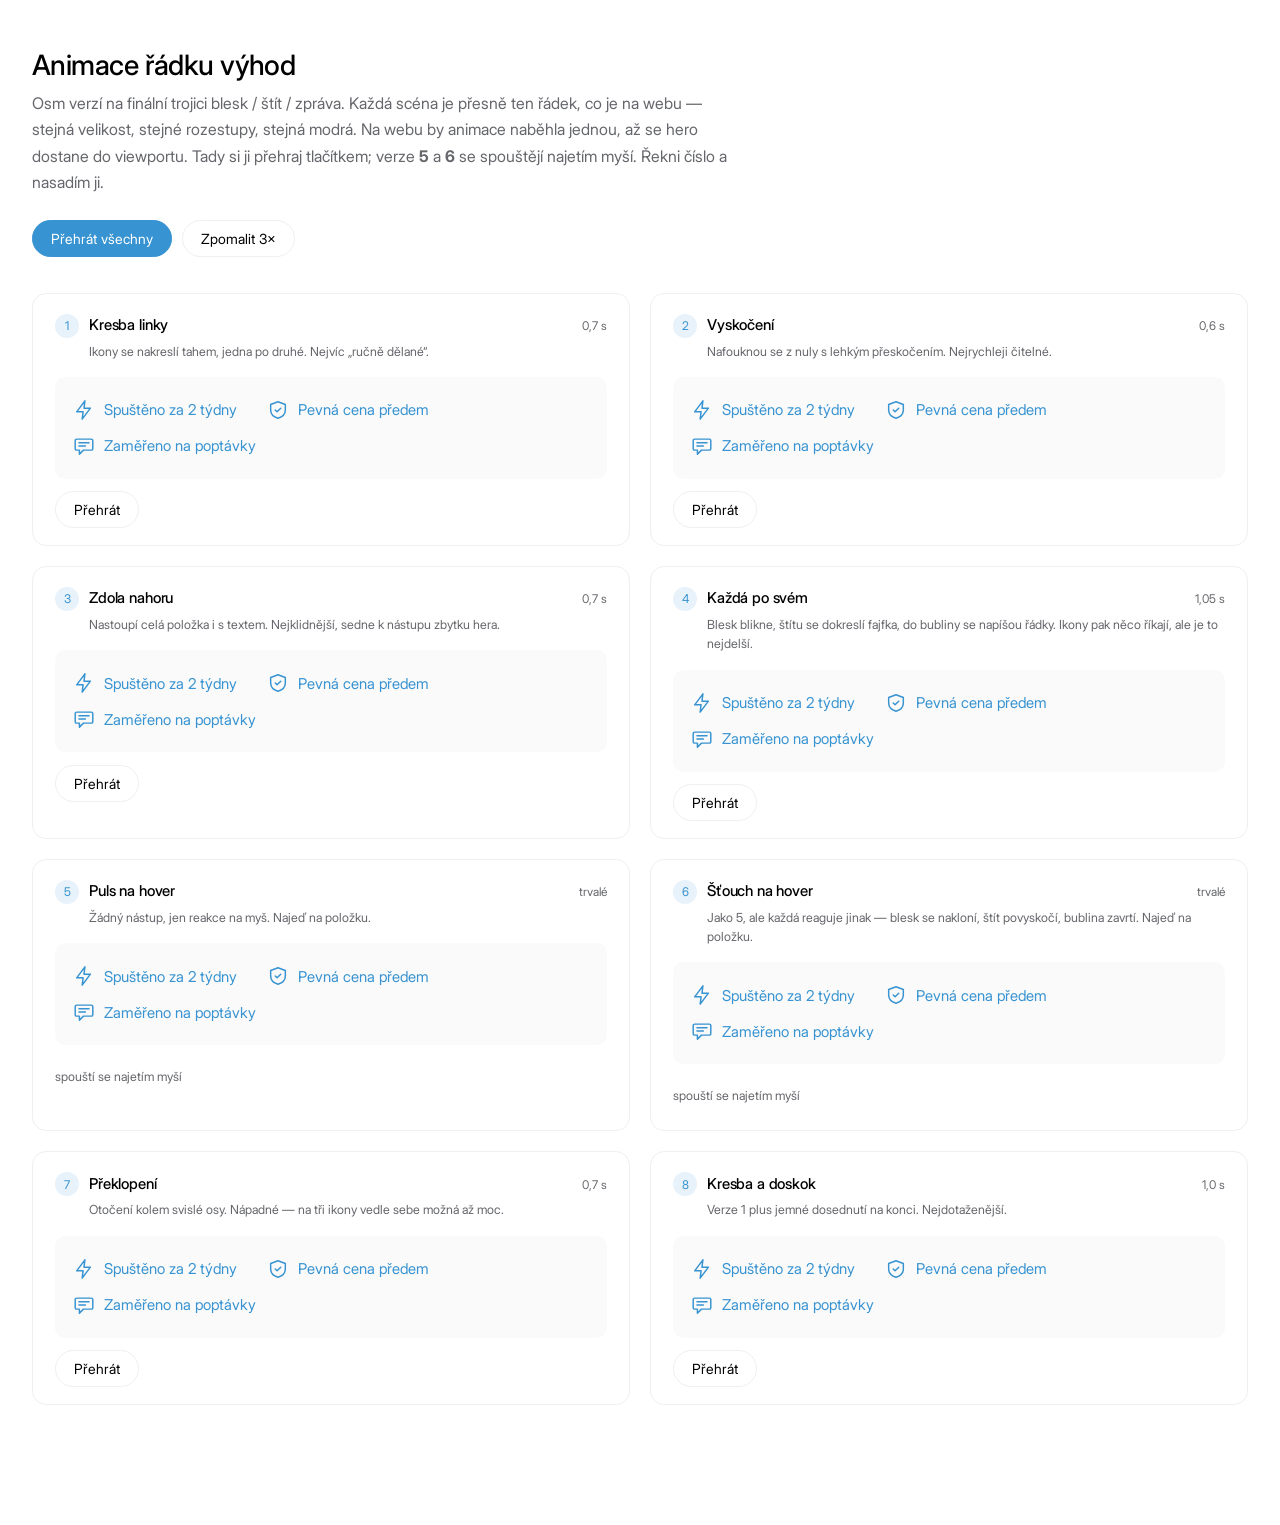
<file: animace.html>
<!DOCTYPE html>
<html lang="cs">
<head>
<meta charset="utf-8">
<meta name="viewport" content="width=device-width, initial-scale=1">
<title>Animace ikon — Profiweb</title>
<link rel="preconnect" href="https://fonts.googleapis.com">
<link rel="preconnect" href="https://fonts.gstatic.com" crossorigin>
<link href="https://fonts.googleapis.com/css2?family=Inter:opsz,wght@14..32,300;14..32,400;14..32,500&display=swap" rel="stylesheet">
<style>
  :root {
    --blue:#3793d1; --ink:#000; --muted:#66676c; --line:#efefef; --surface:#fafafa;
    --ease:cubic-bezier(.22,.61,.36,1); --back:cubic-bezier(.34,1.56,.64,1);
  }
  *,*::before,*::after { box-sizing:border-box; }
  body {
    margin:0; padding:48px 32px 120px; background:#fff; color:var(--ink);
    font-family:Inter,system-ui,sans-serif; font-variation-settings:"opsz" 32;
    -webkit-font-smoothing:antialiased;
  }
  h1 { font-size:28px; font-weight:500; letter-spacing:-.02em; margin:0 0 8px; }
  .lede { max-width:70ch; margin:0 0 24px; font-size:16px; line-height:1.65; color:var(--muted); }

  .bar { display:flex; gap:10px; margin:0 0 36px; }
  .btn {
    font:inherit; font-size:14px; cursor:pointer; padding:9px 18px; border-radius:22px;
    border:1px solid var(--line); background:#fff; color:var(--ink);
    transition:background .2s var(--ease), border-color .2s var(--ease);
  }
  .btn:hover { background:var(--surface); border-color:#e0e0e0; }
  .btn--primary { background:var(--blue); border-color:var(--blue); color:#fff; }
  .btn--primary:hover { background:#2f83bd; border-color:#2f83bd; }

  .grid { display:grid; grid-template-columns:repeat(auto-fit,minmax(430px,1fr)); gap:20px; }
  .v { border:1px solid var(--line); border-radius:14px; padding:20px 22px 16px; }
  .v__head { display:flex; align-items:baseline; gap:10px; }
  .v__no {
    display:grid; place-items:center; flex:none; width:24px; height:24px;
    font-size:12px; color:var(--blue); background:#e8f2fa; border-radius:50%;
  }
  .v__name { font-size:15px; font-weight:500; letter-spacing:-.01em; }
  .v__tag { margin-left:auto; font-size:12px; color:var(--muted); }
  .v__note { font-size:12.5px; color:var(--muted); line-height:1.55; margin:4px 0 0 34px; }

  .stage {
    margin:16px 0 12px; padding:22px 18px; background:var(--surface);
    border-radius:10px; min-height:76px; display:flex; align-items:center;
  }
  /* přesně ten řádek výhod, co je na webu — stejná velikost i rozestupy */
  .perks { display:flex; flex-wrap:wrap; gap:14px 30px; margin:0; padding:0; list-style:none; }
  .perks li { display:flex; align-items:center; gap:9px; font-size:15px; color:var(--blue); white-space:nowrap; }
  .perks svg {
    flex:none; width:22px; height:22px; fill:none; stroke:currentColor;
    stroke-width:1.6; stroke-linecap:round; stroke-linejoin:round;
  }
  .v footer { display:flex; align-items:center; gap:12px; min-height:38px; }
  .v footer .hint { font-size:12.5px; color:var(--muted); }

  /* pathLength="1" srovná všechny stopy na stejnou délku, takže jeden keyframe
     nakreslí blesk i bublinu stejně dlouho bez měření v JS */
  .perks path { stroke-dasharray:1; stroke-dashoffset:0; }
  @keyframes draw { from { stroke-dashoffset:1 } to { stroke-dashoffset:0 } }
  @keyframes pop { from { transform:scale(.4); opacity:0 } to { transform:scale(1); opacity:1 } }

  /* 1 — kresba linky */
  [data-v="1"].play path { animation:draw .5s var(--ease) both; }
  [data-v="1"].play li:nth-child(2) path { animation-delay:.11s }
  [data-v="1"].play li:nth-child(3) path { animation-delay:.22s }

  /* 2 — vyskočení */
  [data-v="2"].play svg { animation:pop .45s var(--back) both; }
  [data-v="2"].play li:nth-child(2) svg { animation-delay:.09s }
  [data-v="2"].play li:nth-child(3) svg { animation-delay:.18s }

  /* 3 — zdola nahoru, i s textem */
  @keyframes rise { from { transform:translateY(10px); opacity:0 } to { transform:none; opacity:1 } }
  [data-v="3"].play li { animation:rise .5s var(--ease) both; }
  [data-v="3"].play li:nth-child(2) { animation-delay:.08s }
  [data-v="3"].play li:nth-child(3) { animation-delay:.16s }

  /* 4 — každá po svém: blesk blikne, štítu se dokreslí fajfka, do bubliny se napíšou řádky */
  @keyframes flash {
    0% { transform:scale(.7); opacity:0 }
    45% { transform:scale(1.18); opacity:1 }
    72% { transform:scale(.96) }
    100% { transform:scale(1); opacity:1 }
  }
  [data-v="4"].play li:nth-child(1) svg { animation:flash .55s var(--back) both; }
  [data-v="4"].play li:nth-child(2) [data-p="0"] { animation:draw .45s var(--ease) both; animation-delay:.12s }
  [data-v="4"].play li:nth-child(2) [data-p="1"] { animation:draw .3s var(--ease) both; animation-delay:.5s }
  [data-v="4"].play li:nth-child(3) svg { animation:pop .4s var(--back) both; animation-delay:.28s }
  [data-v="4"].play li:nth-child(3) [data-p="1"] { animation:draw .22s linear both; animation-delay:.66s }
  [data-v="4"].play li:nth-child(3) [data-p="2"] { animation:draw .18s linear both; animation-delay:.86s }

  /* 5 — puls na hover */
  [data-v="5"] svg { transition:transform .28s var(--back); }
  [data-v="5"] li:hover svg { transform:scale(1.18); }

  /* 6 — šťouch na hover, každá jinak */
  [data-v="6"] svg { transition:transform .3s var(--back); }
  [data-v="6"] li:nth-child(1):hover svg { transform:rotate(-10deg) scale(1.1); }
  [data-v="6"] li:nth-child(2):hover svg { transform:translateY(-3px) scale(1.06); }
  @keyframes wiggle { 0%,100% { transform:none } 30% { transform:rotate(6deg) } 65% { transform:rotate(-5deg) } }
  [data-v="6"] li:nth-child(3):hover svg { animation:wiggle .45s var(--ease); }

  /* 7 — překlopení */
  @keyframes flip {
    from { transform:perspective(300px) rotateY(-88deg); opacity:0 }
    to { transform:perspective(300px) rotateY(0); opacity:1 }
  }
  [data-v="7"].play svg { animation:flip .5s var(--ease) both; }
  [data-v="7"].play li:nth-child(2) svg { animation-delay:.1s }
  [data-v="7"].play li:nth-child(3) svg { animation-delay:.2s }

  /* 8 — kresba a doskok */
  @keyframes settle { from { transform:scale(.93) } to { transform:scale(1) } }
  [data-v="8"].play path { animation:draw .45s var(--ease) both; }
  [data-v="8"].play svg { animation:settle .35s var(--back) both; animation-delay:.45s }
  [data-v="8"].play li:nth-child(2) path { animation-delay:.1s }
  [data-v="8"].play li:nth-child(2) svg { animation-delay:.55s }
  [data-v="8"].play li:nth-child(3) path { animation-delay:.2s }
  [data-v="8"].play li:nth-child(3) svg { animation-delay:.65s }

  @media (prefers-reduced-motion:reduce) {
    .perks li, .perks svg, .perks path { animation:none !important; transition:none !important; }
  }
</style>
</head>
<body>

<h1>Animace řádku výhod</h1>
<p class="lede">
  Osm verzí na finální trojici blesk / štít / zpráva. Každá scéna je přesně ten
  řádek, co je na webu — stejná velikost, stejné rozestupy, stejná modrá. Na
  webu by animace naběhla jednou, až se hero dostane do viewportu. Tady si ji
  přehraj tlačítkem; verze <strong>5</strong> a <strong>6</strong> se spouštějí
  najetím myší. Řekni číslo a nasadím ji.
</p>

<div class="bar">
  <button class="btn btn--primary" id="all">Přehrát všechny</button>
  <button class="btn" id="slow">Zpomalit 3×</button>
</div>

<div class="grid" id="grid"></div>

<script>
var LABELS = ["Spuštěno za 2 týdny", "Pevná cena předem", "Zaměřeno na poptávky"];

/* Cesty po jedné, aby šla animovat každá zvlášť — bez toho nejde odškrtnout
   štít až po jeho dokreslení ani napsat řádky v bublině po sobě. */
var ICONS = [
  ['M13 2 4 14h7l-1 8 9-12h-7z'],
  ['M12 3 4 6v6c0 5 3.4 7.6 8 9 4.6-1.4 8-4 8-9V6z', 'm9 12 2 2 4-4'],
  ['M4 4.5h16a1.6 1.6 0 0 1 1.6 1.6v8.8a1.6 1.6 0 0 1-1.6 1.6h-8.6L7 21v-4.5H4a1.6 1.6 0 0 1-1.6-1.6V6.1A1.6 1.6 0 0 1 4 4.5z',
   'M6.5 8.5h11', 'M6.5 12h7']
];

var VERSIONS = [
  { n:"Kresba linky", tag:"0,7 s", hover:false,
    note:"Ikony se nakreslí tahem, jedna po druhé. Nejvíc „ručně dělané“." },
  { n:"Vyskočení", tag:"0,6 s", hover:false,
    note:"Nafouknou se z nuly s lehkým přeskočením. Nejrychleji čitelné." },
  { n:"Zdola nahoru", tag:"0,7 s", hover:false,
    note:"Nastoupí celá položka i s textem. Nejklidnější, sedne k nástupu zbytku hera." },
  { n:"Každá po svém", tag:"1,05 s", hover:false,
    note:"Blesk blikne, štítu se dokreslí fajfka, do bubliny se napíšou řádky. Ikony pak něco říkají, ale je to nejdelší." },
  { n:"Puls na hover", tag:"trvalé", hover:true,
    note:"Žádný nástup, jen reakce na myš. Najeď na položku." },
  { n:"Šťouch na hover", tag:"trvalé", hover:true,
    note:"Jako 5, ale každá reaguje jinak — blesk se nakloní, štít povyskočí, bublina zavrtí. Najeď na položku." },
  { n:"Překlopení", tag:"0,7 s", hover:false,
    note:"Otočení kolem svislé osy. Nápadné — na tři ikony vedle sebe možná až moc." },
  { n:"Kresba a doskok", tag:"1,0 s", hover:false,
    note:"Verze 1 plus jemné dosednutí na konci. Nejdotaženější." }
];

function row() {
  return '<ul class="perks">' + LABELS.map(function (label, i) {
    return '<li><svg viewBox="0 0 24 24" aria-hidden="true">'
      + ICONS[i].map(function (d, p) {
          return '<path data-p="' + p + '" pathLength="1" d="' + d + '"/>';
        }).join('')
      + '</svg><span>' + label + '</span></li>';
  }).join('') + '</ul>';
}

document.getElementById('grid').innerHTML = VERSIONS.map(function (v, i) {
  return '<section class="v" data-v="' + (i + 1) + '">'
    + '<div class="v__head"><span class="v__no">' + (i + 1) + '</span>'
    + '<span class="v__name">' + v.n + '</span>'
    + '<span class="v__tag">' + v.tag + '</span></div>'
    + '<p class="v__note">' + v.note + '</p>'
    + '<div class="stage">' + row() + '</div>'
    + '<footer>'
    + (v.hover ? '<span class="hint">spouští se najetím myší</span>'
               : '<button class="btn" data-play>Přehrát</button>')
    + '</footer></section>';
}).join('');

/* Třídu je nutné sundat, vynutit reflow a nasadit zpět — jinak prohlížeč
   animaci nerestartuje, protože se hodnota vlastnosti nezměnila. */
function play(sec) {
  if (!sec.querySelector('[data-play]')) return;
  sec.classList.remove('play');
  void sec.offsetWidth;
  sec.classList.add('play');
}

document.addEventListener('click', function (e) {
  var b = e.target.closest('[data-play]');
  if (b) play(b.closest('.v'));
});

document.getElementById('all').addEventListener('click', function () {
  document.querySelectorAll('.v').forEach(play);
});

var slowStyle = document.createElement('style');
document.head.appendChild(slowStyle);
var slow = false;

document.getElementById('slow').addEventListener('click', function () {
  slow = !slow;
  slowStyle.textContent = slow
    ? '.v.play li,.v.play svg,.v.play path{animation-duration:1.5s!important}'
      + '[data-v="5"] svg,[data-v="6"] svg{transition-duration:.85s!important}'
      + '[data-v="6"] li:nth-child(3):hover svg{animation-duration:1.35s!important}'
    : '';
  this.textContent = slow ? 'Zpět na normální rychlost' : 'Zpomalit 3×';
  document.querySelectorAll('.v').forEach(play);
});

/* první průchod hned po načtení, ať je co vidět */
document.querySelectorAll('.v').forEach(play);
</script>

</body>
</html>
</file>
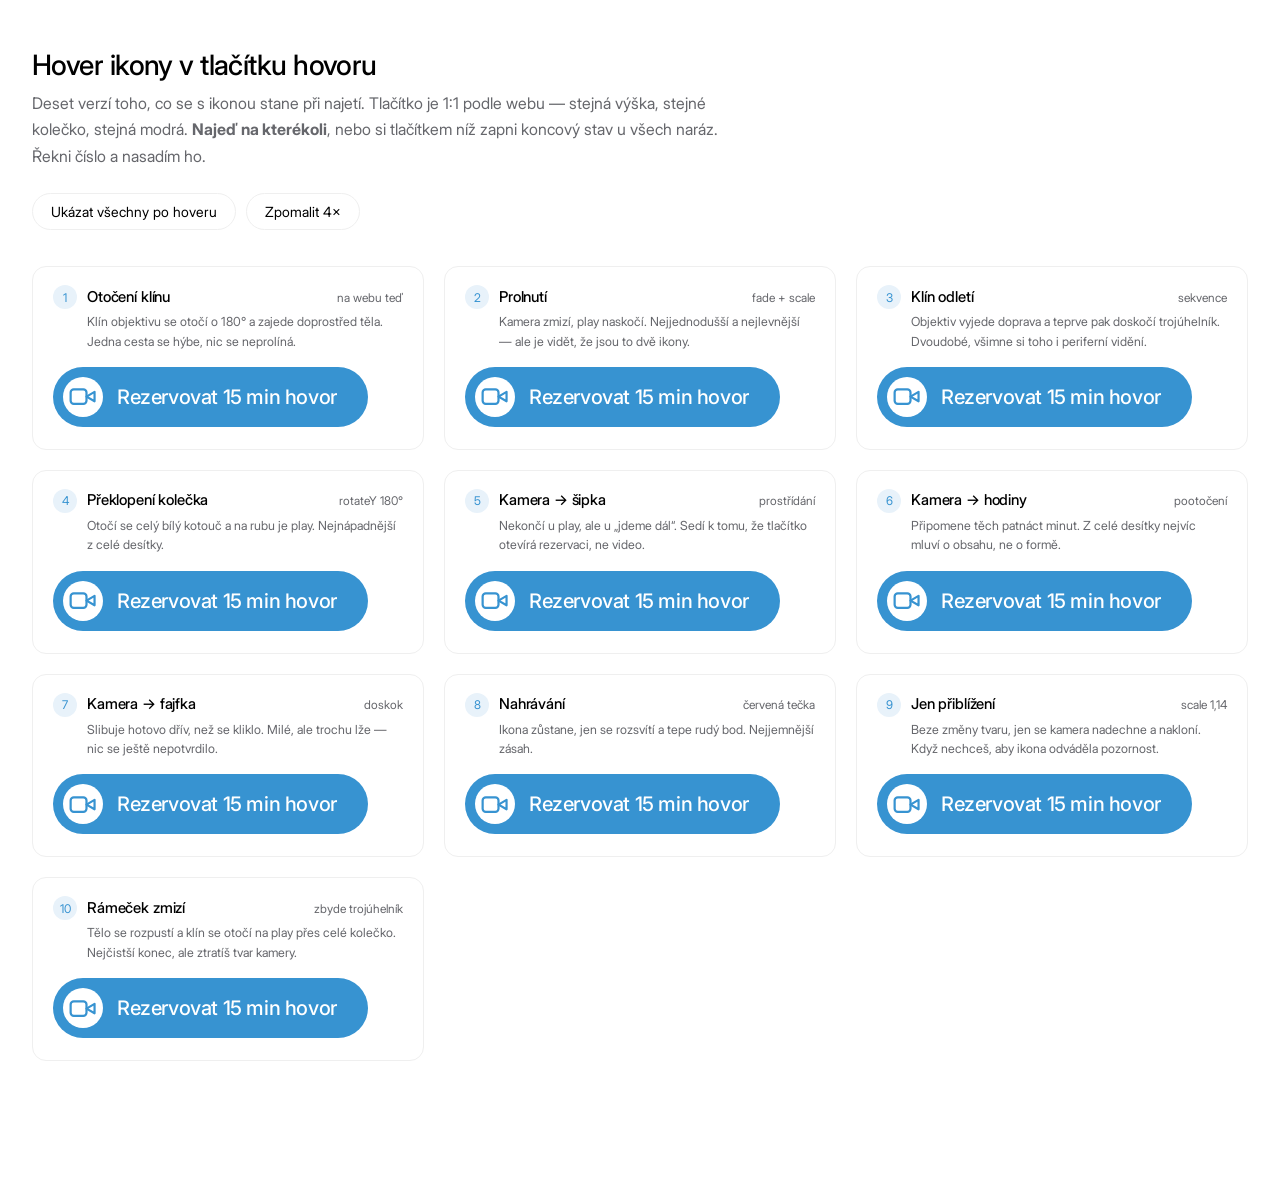
<file: hover-ikony.html>
<!DOCTYPE html>
<html lang="cs">
<head>
<meta charset="utf-8">
<meta name="viewport" content="width=device-width, initial-scale=1">
<title>Hover ikony v CTA — Profiweb</title>
<link rel="preconnect" href="https://fonts.googleapis.com">
<link rel="preconnect" href="https://fonts.gstatic.com" crossorigin>
<link href="https://fonts.googleapis.com/css2?family=Inter:opsz,wght@14..32,300;14..32,400;14..32,500&display=swap" rel="stylesheet">
<style>
  :root {
    --blue:#3793d1; --blue-hover:#2f83bd; --ink:#17364e; --muted:#66676c;
    --line:#efefef; --surface:#fafafa; --paper:#fff; --red:#e5484d;
    --t-base:.26s; --ease:cubic-bezier(.4,0,.2,1);
  }
  *,*::before,*::after { box-sizing:border-box; }
  body {
    margin:0; padding:48px 32px 120px; background:#fff; color:#000;
    font-family:Inter,system-ui,sans-serif; font-variation-settings:"opsz" 32;
    -webkit-font-smoothing:antialiased;
  }
  h1 { font-size:28px; font-weight:500; letter-spacing:-.02em; margin:0 0 8px; }
  .lede { max-width:70ch; margin:0 0 24px; font-size:16px; line-height:1.65; color:var(--muted); }

  .bar { display:flex; gap:10px; margin:0 0 36px; }
  .ctl {
    font:inherit; font-size:14px; cursor:pointer; padding:9px 18px; border-radius:22px;
    border:1px solid var(--line); background:#fff; color:#000;
    transition:background .2s var(--ease), border-color .2s var(--ease);
  }
  .ctl:hover { background:var(--surface); border-color:#e0e0e0; }
  .ctl[aria-pressed="true"] { background:var(--blue); border-color:var(--blue); color:#fff; }

  .grid { display:grid; grid-template-columns:repeat(auto-fit,minmax(370px,1fr)); gap:20px; }
  .card { border:1px solid var(--line); border-radius:14px; padding:18px 20px 22px; }
  .card__head { display:flex; align-items:baseline; gap:10px; }
  .card__no {
    display:grid; place-items:center; flex:none; width:24px; height:24px;
    font-size:12px; color:var(--blue); background:#e8f2fa; border-radius:50%;
  }
  .card__name { font-size:15px; font-weight:500; letter-spacing:-.01em; }
  .card__spec { margin-left:auto; font-size:12px; color:var(--muted); }
  .card__note { font-size:12.5px; color:var(--muted); line-height:1.55; margin:3px 0 16px 34px; }

  /* ---- tlačítko 1:1 podle webu ---------------------------------------- */
  .btn {
    display:inline-flex; align-items:center; justify-content:center;
    height:60px; padding-inline:31px; padding-left:10px; gap:14px;
    border-radius:45px; background:var(--blue); color:#fff;
    font:500 20px/normal Inter,system-ui,sans-serif; letter-spacing:-.02em;
    white-space:nowrap; text-decoration:none; cursor:pointer;
    transition:background-color .16s ease;
  }
  .btn:hover { background:var(--blue-hover); }
  .badge {
    position:relative; display:grid; place-items:center; flex:none;
    width:40px; height:40px; border-radius:50%;
    background:var(--paper); color:var(--blue);
  }
  .ic {
    position:absolute; inset:0; margin:auto; width:78%; height:78%;
    fill:none; stroke:currentColor; stroke-width:1.7;
    stroke-linecap:round; stroke-linejoin:round;
  }
  /* druhá ikona čeká schovaná, dokud ji varianta nezavolá */
  .ic--alt { opacity:0; }

  /* skupina drží srovnání na střed: s klínem je těžiště jinde než bez něj */
  .cam { transform-box:view-box; transform:translate(.4px,0); transition:transform var(--t-base) var(--ease); }
  .lens { transform-box:fill-box; transform-origin:center;
          transition:transform var(--t-base) var(--ease), stroke-width var(--t-base) var(--ease); }

  /* ---- 1 · otočení klínu (to, co je na webu) --------------------------- */
  .h1x:hover .cam  { transform:translate(3.5px,0); }
  .h1x:hover .lens { transform:translate(-8.9px,0) rotate(180deg) scale(.8); stroke-width:2.125; }

  /* ---- 2 · prolnutí ---------------------------------------------------- */
  .h2x .ic { transition:opacity var(--t-base) var(--ease), transform var(--t-base) var(--ease); }
  .h2x:hover .ic--cam { opacity:0; transform:scale(.8); }
  .h2x:hover .ic--alt { opacity:1; }
  .h2x .ic--alt { transform:scale(1.2); }

  /* ---- 3 · klín odjede, trojúhelník naskočí ---------------------------- */
  .h3x .lens { transition:transform .2s var(--ease), opacity .2s var(--ease); }
  .h3x .ic--alt { transition:opacity .2s var(--ease) .16s, transform .26s cubic-bezier(.34,1.56,.64,1) .16s; transform:scale(.3); }
  .h3x:hover .lens { transform:translate(9px,0); opacity:0; }
  .h3x:hover .cam { transform:translate(3.5px,0); }
  .h3x:hover .ic--alt { opacity:1; transform:none; }

  /* ---- 4 · překlopení kolečka ------------------------------------------ */
  .h4x .badge { transform-style:preserve-3d; transition:transform .42s var(--ease); }
  .h4x .ic { backface-visibility:hidden; }
  .h4x .ic--alt { opacity:1; transform:rotateY(180deg); }
  .h4x:hover .badge { transform:rotateY(180deg); }

  /* ---- 5 · kamera → šipka ---------------------------------------------- */
  .h5x .ic { transition:opacity .2s var(--ease), transform .28s var(--ease); }
  .h5x:hover .ic--cam { opacity:0; transform:translateX(-8px); }
  .h5x .ic--alt { transform:translateX(8px); }
  .h5x:hover .ic--alt { opacity:1; transform:none; }

  /* ---- 6 · kamera → hodiny --------------------------------------------- */
  .h6x .ic { transition:opacity .22s var(--ease), transform .3s var(--ease); }
  .h6x:hover .ic--cam { opacity:0; transform:rotate(-25deg) scale(.7); }
  .h6x .ic--alt { transform:rotate(25deg) scale(.7); }
  .h6x:hover .ic--alt { opacity:1; transform:none; }

  /* ---- 7 · kamera → fajfka --------------------------------------------- */
  .h7x .ic { transition:opacity .18s var(--ease), transform .26s cubic-bezier(.34,1.56,.64,1); }
  .h7x:hover .ic--cam { opacity:0; transform:scale(.6); }
  .h7x .ic--alt { transform:scale(.6); }
  .h7x:hover .ic--alt { opacity:1; transform:none; }

  /* ---- 8 · nahrávání ---------------------------------------------------- */
  .h8x .rec { fill:var(--red); stroke:none; opacity:0; transform-box:fill-box; transform-origin:center;
              transform:scale(.2); transition:opacity .2s var(--ease), transform .3s cubic-bezier(.34,1.56,.64,1); }
  .h8x:hover .rec { opacity:1; transform:none; animation:rec-pulse 1.4s ease-in-out .3s infinite; }
  @keyframes rec-pulse { 0%,100% { opacity:1 } 50% { opacity:.35 } }

  /* ---- 9 · jen přiblížení ----------------------------------------------- */
  .h9x .ic--cam { transition:transform .3s cubic-bezier(.34,1.56,.64,1); transform-origin:center; }
  .h9x:hover .ic--cam { transform:scale(1.14) rotate(-5deg); }

  /* ---- 10 · rámeček zmizí, zbyde trojúhelník ---------------------------- */
  .h10x .camBody { transform-box:fill-box; transform-origin:center;
                   transition:opacity .22s var(--ease), transform .3s var(--ease); }
  .h10x:hover .camBody { opacity:0; transform:scale(1.3); }
  .h10x:hover .cam { transform:translate(3.5px,0); }
  .h10x:hover .lens { transform:translate(-8.9px,0) rotate(180deg) scale(1.15); stroke-width:1.48; }

  @media (prefers-reduced-motion:reduce) { .card * { transition:none !important; animation:none !important; } }
</style>
</head>
<body>

<h1>Hover ikony v tlačítku hovoru</h1>
<p class="lede">
  Deset verzí toho, co se s ikonou stane při najetí. Tlačítko je 1:1 podle webu
  — stejná výška, stejné kolečko, stejná modrá. <strong>Najeď na kterékoli</strong>,
  nebo si tlačítkem níž zapni koncový stav u všech naráz. Řekni číslo a nasadím ho.
</p>

<div class="bar">
  <button class="ctl" id="freeze" aria-pressed="false">Ukázat všechny po hoveru</button>
  <button class="ctl" id="slow" aria-pressed="false">Zpomalit 4×</button>
</div>

<div class="grid" id="grid"></div>

<script>
/* Kamera: tělo a klín zvlášť, ať jde klínem hýbat samostatně. */
var CAM = '<svg class="ic ic--cam" viewBox="0 0 24 24" aria-hidden="true"><g class="cam">'
  + '<rect class="camBody" x="2.4" y="6.4" width="12.2" height="11.2" rx="2.4"/>'
  + '<path class="lens" d="M20.8 8.4v7.2L14.6 12z"/>'
  + '</g></svg>';

/* Kamera s červenou tečkou pro variantu „nahrávání“. */
var CAM_REC = '<svg class="ic ic--cam" viewBox="0 0 24 24" aria-hidden="true"><g class="cam">'
  + '<rect class="camBody" x="2.4" y="6.4" width="12.2" height="11.2" rx="2.4"/>'
  + '<path class="lens" d="M20.8 8.4v7.2L14.6 12z"/>'
  + '<circle class="rec" cx="6.4" cy="10.4" r="1.7"/>'
  + '</g></svg>';

function alt(inner) { return '<svg class="ic ic--alt" viewBox="0 0 24 24" aria-hidden="true">' + inner + '</svg>'; }

/* Trojúhelník je posunutý 0,3 za geometrický střed — mířící doprava nese
   hmotu vlevo a na přesném středu vypadá odsunutý. */
var PLAY_TRI  = alt('<path d="M8.5 7.2 16.4 12 8.5 16.8z"/>');
var PLAY_BOX  = alt('<rect x="2.9" y="6.4" width="12.2" height="11.2" rx="2.4" transform="translate(3.5)"/>'
                  + '<path d="M9.9 9.7 14 12l-4.1 2.3z" transform="translate(3.5)"/>');
var ARROW     = alt('<path d="M4 12h15"/><path d="m13 6 6 6-6 6"/>');
var CLOCK     = alt('<path d="M12 21a9 9 0 1 0 0-18 9 9 0 0 0 0 18z"/><path d="M12 7.4V12l3.2 1.9"/>');
var CHECK     = alt('<path d="m5 12.4 4.6 4.6L19 7.6"/>');

var V = [
  { n:"Otočení klínu", spec:"na webu teď", cls:"h1x", ic:CAM,
    note:"Klín objektivu se otočí o 180° a zajede doprostřed těla. Jedna cesta se hýbe, nic se neprolíná." },
  { n:"Prolnutí", spec:"fade + scale", cls:"h2x", ic:CAM + PLAY_BOX,
    note:"Kamera zmizí, play naskočí. Nejjednodušší a nejlevnější — ale je vidět, že jsou to dvě ikony." },
  { n:"Klín odletí", spec:"sekvence", cls:"h3x", ic:CAM + PLAY_TRI,
    note:"Objektiv vyjede doprava a teprve pak doskočí trojúhelník. Dvoudobé, všimne si toho i periferní vidění." },
  { n:"Překlopení kolečka", spec:"rotateY 180°", cls:"h4x", ic:CAM + PLAY_BOX,
    note:"Otočí se celý bílý kotouč a na rubu je play. Nejnápadnější z celé desítky." },
  { n:"Kamera → šipka", spec:"prostřídání", cls:"h5x", ic:CAM + ARROW,
    note:"Nekončí u play, ale u „jdeme dál“. Sedí k tomu, že tlačítko otevírá rezervaci, ne video." },
  { n:"Kamera → hodiny", spec:"pootočení", cls:"h6x", ic:CAM + CLOCK,
    note:"Připomene těch patnáct minut. Z celé desítky nejvíc mluví o obsahu, ne o formě." },
  { n:"Kamera → fajfka", spec:"doskok", cls:"h7x", ic:CAM + CHECK,
    note:"Slibuje hotovo dřív, než se kliklo. Milé, ale trochu lže — nic se ještě nepotvrdilo." },
  { n:"Nahrávání", spec:"červená tečka", cls:"h8x", ic:CAM_REC,
    note:"Ikona zůstane, jen se rozsvítí a tepe rudý bod. Nejjemnější zásah." },
  { n:"Jen přiblížení", spec:"scale 1,14", cls:"h9x", ic:CAM,
    note:"Beze změny tvaru, jen se kamera nadechne a nakloní. Když nechceš, aby ikona odváděla pozornost." },
  { n:"Rámeček zmizí", spec:"zbyde trojúhelník", cls:"h10x", ic:CAM,
    note:"Tělo se rozpustí a klín se otočí na play přes celé kolečko. Nejčistší konec, ale ztratíš tvar kamery." }
];

document.getElementById('grid').innerHTML = V.map(function (v, i) {
  return '<section class="card">'
    + '<div class="card__head"><span class="card__no">' + (i + 1) + '</span>'
    + '<span class="card__name">' + v.n + '</span>'
    + '<span class="card__spec">' + v.spec + '</span></div>'
    + '<p class="card__note">' + v.note + '</p>'
    + '<a class="btn ' + v.cls + '" href="#" onclick="return false">'
    +   '<span class="badge">' + v.ic + '</span>'
    +   '<span>Rezervovat 15 min hovor</span>'
    + '</a>'
    + '</section>';
}).join('');

/* :hover ve statickém snímku nevyvoláš, tak koncový stav umíme i vynutit —
   pravidla se zkopírují a :hover se v nich nahradí třídou. */
var forced = document.createElement('style');
document.head.appendChild(forced);

var freeze = document.getElementById('freeze');
freeze.addEventListener('click', function () {
  var on = freeze.getAttribute('aria-pressed') !== 'true';
  freeze.setAttribute('aria-pressed', String(on));
  freeze.textContent = on ? 'Zpět do klidu' : 'Ukázat všechny po hoveru';

  if (!on) { forced.textContent = ''; return; }
  var out = [];
  [].forEach.call(document.styleSheets, function (sheet) {
    var rules;
    try { rules = sheet.cssRules; } catch (e) { return; }   /* cizí původ */
    [].forEach.call(rules, function (r) {
      if (r.selectorText && r.selectorText.indexOf(':hover') > -1
          && r.selectorText.indexOf('.h') > -1) {
        out.push(r.cssText.split(':hover').join('.forced'));
      }
    });
  });
  forced.textContent = out.join('\n');
  document.querySelectorAll('.btn').forEach(function (b) { b.classList.add('forced'); });
});

var slow = document.getElementById('slow');
var slowStyle = document.createElement('style');
document.head.appendChild(slowStyle);
slow.addEventListener('click', function () {
  var on = slow.getAttribute('aria-pressed') !== 'true';
  slow.setAttribute('aria-pressed', String(on));
  slow.textContent = on ? 'Zpět na normál' : 'Zpomalit 4×';
  slowStyle.textContent = on
    ? '.card *{transition-duration:1.1s!important;transition-delay:0s!important}'
      + '.card .ic--alt{transition-delay:.6s!important}'
    : '';
});
</script>

</body>
</html>
</file>
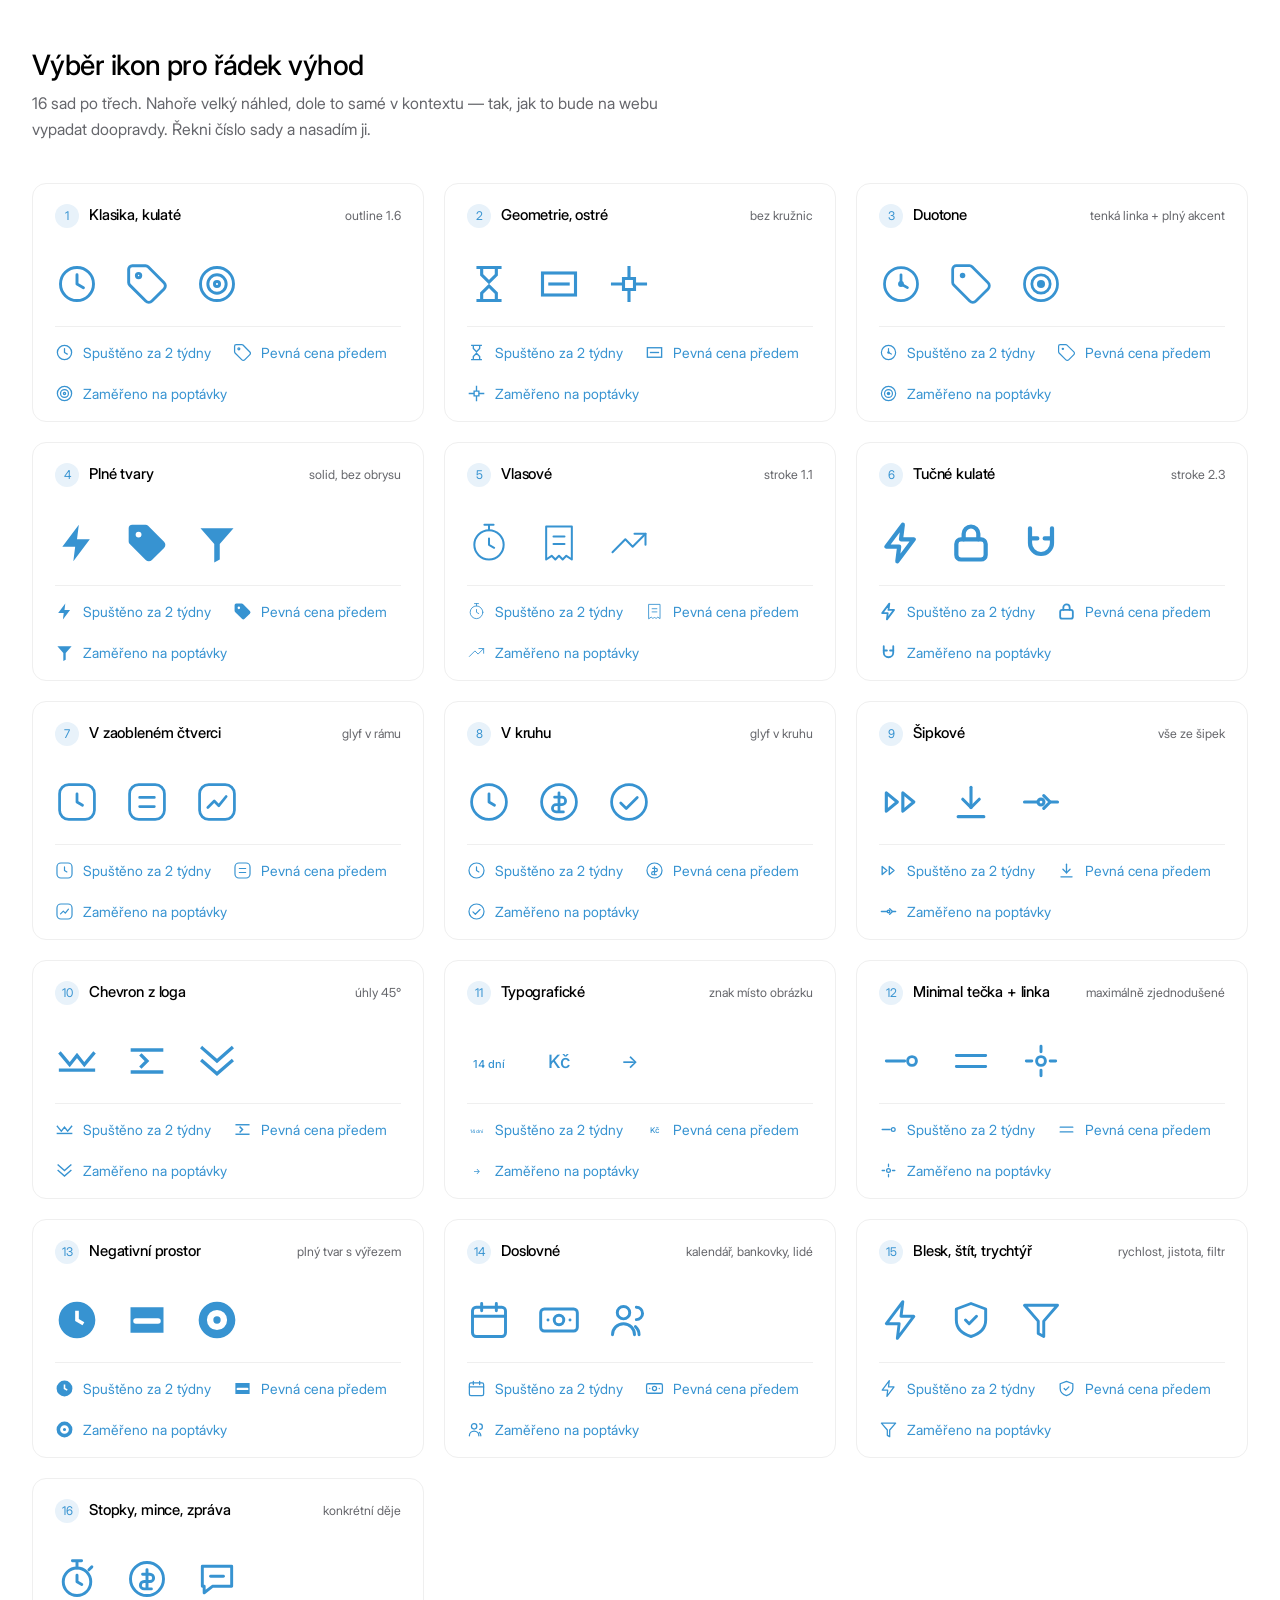
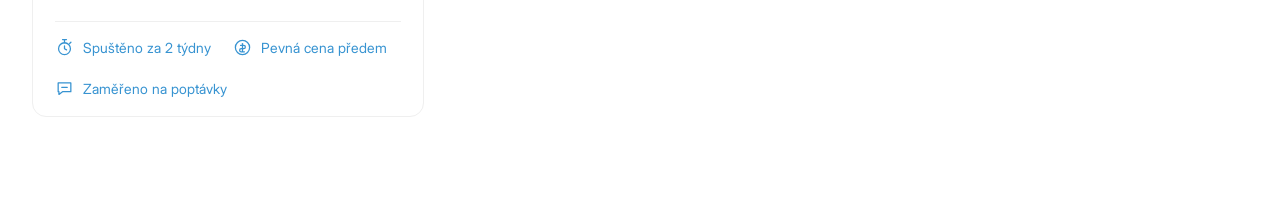
<file: ikony.html>
<!DOCTYPE html>
<html lang="cs">
<head>
<meta charset="utf-8">
<meta name="viewport" content="width=device-width, initial-scale=1">
<title>Výběr ikon — Profiweb</title>
<link rel="preconnect" href="https://fonts.googleapis.com">
<link rel="preconnect" href="https://fonts.gstatic.com" crossorigin>
<link href="https://fonts.googleapis.com/css2?family=Inter:opsz,wght@14..32,300;14..32,400;14..32,500&display=swap" rel="stylesheet">
<style>
  :root { --blue:#3793d1; --ink:#000; --muted:#66676c; --line:#efefef; --surface:#fafafa; }
  *,*::before,*::after { box-sizing:border-box; }
  body {
    margin:0; padding:48px 32px 96px; background:#fff; color:var(--ink);
    font-family:Inter,system-ui,sans-serif; font-variation-settings:"opsz" 32;
    -webkit-font-smoothing:antialiased;
  }
  h1 { font-size:28px; font-weight:500; letter-spacing:-.02em; margin:0 0 8px; }
  .lede { max-width:64ch; margin:0 0 40px; font-size:16px; line-height:1.65; color:var(--muted); }
  .lede code { background:var(--surface); padding:2px 6px; border-radius:5px; font-size:13px; }

  .grid { display:grid; grid-template-columns:repeat(auto-fill,minmax(340px,1fr)); gap:20px; }
  .set { border:1px solid var(--line); border-radius:14px; padding:20px 22px 18px; }
  .set__head { display:flex; align-items:baseline; gap:10px; margin-bottom:18px; }
  .set__no {
    display:grid; place-items:center; flex:none; width:24px; height:24px;
    font-size:12px; color:var(--blue); background:#e8f2fa; border-radius:50%;
  }
  .set__name { font-size:15px; font-weight:500; letter-spacing:-.01em; }
  .set__note { font-size:12.5px; color:var(--muted); margin-left:auto; }

  /* velký náhled */
  .big { display:flex; gap:26px; padding:16px 0 20px; border-bottom:1px solid var(--line); }
  .big svg { width:44px; height:44px; color:var(--blue); }

  /* jak to bude vypadat v řádku výhod */
  .row { display:flex; flex-wrap:wrap; gap:22px; padding-top:16px; }
  .row div { display:flex; align-items:center; gap:9px; font-size:14px; color:var(--blue); white-space:nowrap; }
  .row svg { width:19px; height:19px; flex:none; }

  svg { fill:none; stroke:currentColor; }
</style>
</head>
<body>

<h1>Výběr ikon pro řádek výhod</h1>
<p class="lede">
  16 sad po třech. Nahoře velký náhled, dole to samé v kontextu — tak, jak to
  bude na webu vypadat doopravdy. Řekni číslo sady a nasadím ji.
</p>

<div class="grid" id="grid"></div>

<script>
/* Tři významy, které trojice musí unést. */
var LABELS = ["Spuštěno za 2 týdny", "Pevná cena předem", "Zaměřeno na poptávky"];

/* stroke: šířka, cap, join, případně fill pro plné varianty */
var SETS = [
  { name:"Klasika, kulaté", note:"outline 1.6", s:{w:1.6,c:"round",j:"round"}, i:[
    '<circle cx="12" cy="12" r="9"/><path d="M12 7v5l3.5 2"/>',
    '<path d="M12.6 2.6A2 2 0 0 0 11.2 2H4a2 2 0 0 0-2 2v7.2a2 2 0 0 0 .6 1.4l8.7 8.7a2.4 2.4 0 0 0 3.4 0l6.6-6.6a2.4 2.4 0 0 0 0-3.4z"/><circle cx="7.4" cy="7.4" r="1.2"/>',
    '<circle cx="12" cy="12" r="9"/><circle cx="12" cy="12" r="5"/><circle cx="12" cy="12" r="1.4"/>' ]},

  { name:"Geometrie, ostré", note:"bez kružnic", s:{w:1.7,c:"square",j:"miter"}, i:[
    '<path d="M6 3h12M6 21h12M8 3v4l4 4 4-4V3M8 21v-4l4-4 4 4v4"/>',
    '<rect x="3" y="6" width="18" height="12"/><path d="M7 12h10"/>',
    '<path d="M12 3v5M12 16v5M3 12h5M16 12h5"/><path d="M9 9h6v6H9z"/>' ]},

  { name:"Duotone", note:"tenká linka + plný akcent", s:{w:1.5,c:"round",j:"round"}, i:[
    '<circle cx="12" cy="12" r="9"/><path d="M12 7v5l3.5 2"/><circle cx="12" cy="12" r="1.6" fill="currentColor" stroke="none"/>',
    '<path d="M12.6 2.6A2 2 0 0 0 11.2 2H4a2 2 0 0 0-2 2v7.2a2 2 0 0 0 .6 1.4l8.7 8.7a2.4 2.4 0 0 0 3.4 0l6.6-6.6a2.4 2.4 0 0 0 0-3.4z"/><circle cx="7.4" cy="7.4" r="1.5" fill="currentColor" stroke="none"/>',
    '<circle cx="12" cy="12" r="9"/><circle cx="12" cy="12" r="5"/><circle cx="12" cy="12" r="2.2" fill="currentColor" stroke="none"/>' ]},

  { name:"Plné tvary", note:"solid, bez obrysu", s:{w:0,c:"round",j:"round",fill:1}, i:[
    '<path d="M13 2 4 14h7l-1 8 9-12h-7z"/>',
    '<path d="M12.6 2.6A2 2 0 0 0 11.2 2H4a2 2 0 0 0-2 2v7.2a2 2 0 0 0 .6 1.4l8.7 8.7a2.4 2.4 0 0 0 3.4 0l6.6-6.6a2.4 2.4 0 0 0 0-3.4zM7.4 9a1.6 1.6 0 1 1 0-3.2 1.6 1.6 0 0 1 0 3.2z"/>',
    '<path d="M3 4h18l-7.5 8.6V21l-3 1.6v-10z"/>' ]},

  { name:"Vlasové", note:"stroke 1.1", s:{w:1.1,c:"round",j:"round"}, i:[
    '<circle cx="12" cy="13" r="8"/><path d="M12 9.5V13l2.8 1.6"/><path d="M9.5 2h5M12 2v3"/>',
    '<path d="M5 3h14v18l-3-2-2 2-2-2-2 2-2-2-3 2z"/><path d="M9 8.5h6M9 12.5h6"/>',
    '<path d="M3 17 10 10l4 4 7-7"/><path d="M15 7h6v6"/>' ]},

  { name:"Tučné kulaté", note:"stroke 2.3", s:{w:2.3,c:"round",j:"round"}, i:[
    '<path d="M13 2 4 14h7l-1 8 9-12h-7z"/>',
    '<rect x="4" y="10" width="16" height="11" rx="2.5"/><path d="M8 10V7a4 4 0 0 1 8 0v3"/>',
    '<path d="M6 4v8a6 6 0 0 0 12 0V4"/><path d="M6 9.5h4M14 9.5h4"/>' ]},

  { name:"V zaobleném čtverci", note:"glyf v rámu", s:{w:1.5,c:"round",j:"round"}, i:[
    '<rect x="2.5" y="2.5" width="19" height="19" rx="5"/><path d="M12 7.5V12l3 1.8"/>',
    '<rect x="2.5" y="2.5" width="19" height="19" rx="5"/><path d="M8 9.5h8M8 14.5h8"/>',
    '<rect x="2.5" y="2.5" width="19" height="19" rx="5"/><path d="M7 15l3.5-3.5 2.5 2.5L17 9"/>' ]},

  { name:"V kruhu", note:"glyf v kruhu", s:{w:1.5,c:"round",j:"round"}, i:[
    '<circle cx="12" cy="12" r="9.5"/><path d="M12 7.5V12l3 1.8"/>',
    '<circle cx="12" cy="12" r="9.5"/><path d="M12 7v10M9.6 9.4h4a2 2 0 0 1 0 4h-3.2a2 2 0 0 0 0 4h4"/>',
    '<circle cx="12" cy="12" r="9.5"/><path d="M7.5 12.5l3 3 6-6"/>' ]},

  { name:"Šipkové", note:"vše ze šipek", s:{w:1.7,c:"round",j:"round"}, i:[
    '<path d="M4 7l6 5-6 5z"/><path d="M13 7l6 5-6 5z"/>',
    '<path d="M12 4v11"/><path d="M7.5 10.5 12 15l4.5-4.5"/><path d="M5 20h14"/>',
    '<path d="M3 12h7"/><path d="M21 12h-4"/><path d="M13.5 8.5 17 12l-3.5 3.5"/><circle cx="12" cy="12" r="1.6"/>' ]},

  { name:"Chevron z loga", note:"úhly 45°", s:{w:1.8,c:"square",j:"miter"}, i:[
    '<path d="M3 8l5 6 4-5 4 5 5-6"/><path d="M3 17h18"/>',
    '<path d="M4 6h16"/><path d="M4 18h16"/><path d="M9 9l3 3-3 3"/>',
    '<path d="M4 5l8 7 8-7"/><path d="M4 12l8 7 8-7"/>' ]},

  { name:"Typografické", note:"znak místo obrázku", s:{w:1.6,c:"round",j:"round",text:1}, i:[
    '14 dní', 'Kč', '→' ]},

  { name:"Minimal tečka + linka", note:"maximálně zjednodušené", s:{w:1.6,c:"round",j:"round"}, i:[
    '<path d="M4 12h10"/><circle cx="18" cy="12" r="2.4"/>',
    '<path d="M4 9h16M4 15h16"/>',
    '<circle cx="12" cy="12" r="2.4"/><path d="M12 4v3M12 17v3M4 12h3M17 12h3"/>' ]},

  { name:"Negativní prostor", note:"plný tvar s výřezem", s:{w:0,c:"round",j:"round",fill:1}, i:[
    '<path d="M12 2a10 10 0 1 0 0 20 10 10 0 0 0 0-20zm1 5v4.4l3 1.8-1 1.7-4-2.4V7z"/>',
    '<path d="M3 5h18v14H3zm3 6a1.5 1.5 0 1 0 0 3h12a1.5 1.5 0 0 0 0-3z"/>',
    '<path d="M12 2a10 10 0 1 0 0 20 10 10 0 0 0 0-20zm0 4.5a5.5 5.5 0 1 1 0 11 5.5 5.5 0 0 1 0-11zm0 3.5a2 2 0 1 0 0 4 2 2 0 0 0 0-4z"/>' ]},

  { name:"Doslovné", note:"kalendář, bankovky, lidé", s:{w:1.6,c:"round",j:"round"}, i:[
    '<rect x="3" y="5" width="18" height="16" rx="2"/><path d="M3 10h18M8 3v4M16 3v4"/>',
    '<rect x="2" y="6" width="20" height="12" rx="2"/><circle cx="12" cy="12" r="2.6"/><path d="M6 12h.01M18 12h.01"/>',
    '<circle cx="9" cy="8" r="3.4"/><path d="M3 20a6 6 0 0 1 12 0"/><path d="M16 5a3.4 3.4 0 0 1 0 6.8"/><path d="M17.5 20a6 6 0 0 0-2-4.4"/>' ]},

  { name:"Blesk, štít, trychtýř", note:"rychlost, jistota, filtr", s:{w:1.6,c:"round",j:"round"}, i:[
    '<path d="M13 2 4 14h7l-1 8 9-12h-7z"/>',
    '<path d="M12 3 4 6v6c0 5 3.4 7.6 8 9 4.6-1.4 8-4 8-9V6z"/><path d="m9 12 2 2 4-4"/>',
    '<path d="M3 4h18l-7.5 8.6V21l-3-1.6v-6.8z"/>' ]},

  { name:"Stopky, mince, zpráva", note:"konkrétní děje", s:{w:1.6,c:"round",j:"round"}, i:[
    '<circle cx="12" cy="13.5" r="7.5"/><path d="M12 10v3.5l2.6 1.5"/><path d="M9.5 2h5M12 2v4"/><path d="m18.5 7 1.6-1.6"/>',
    '<circle cx="12" cy="12" r="9"/><path d="M12 7v10"/><path d="M9.6 9.4h4a2 2 0 0 1 0 4h-3.2a2 2 0 0 0 0 4h4"/>',
    '<path d="M4 5h16v11H9.5L5 19.5V16H4z"/><path d="M8.5 10.5h7"/>' ]}
];

var grid = document.getElementById("grid");

function svg(set, inner, size) {
  if (set.s.text) {
    return '<svg viewBox="0 0 24 24" style="width:' + size + 'px;height:' + size + 'px">' +
           '<text x="12" y="16" text-anchor="middle" fill="currentColor" stroke="none" ' +
           'style="font:500 ' + (inner.length > 3 ? 6 : 10) + 'px Inter">' + inner + '</text></svg>';
  }
  var fill = set.s.fill ? 'currentColor' : 'none';
  var sw = set.s.fill ? 0 : set.s.w;
  return '<svg viewBox="0 0 24 24" style="width:' + size + 'px;height:' + size + 'px' +
         ';fill:' + fill + ';stroke-width:' + sw + ';stroke-linecap:' + set.s.c +
         ';stroke-linejoin:' + set.s.j + '">' + inner + '</svg>';
}

SETS.forEach(function (set, n) {
  var card = document.createElement("div");
  card.className = "set";

  var big = set.i.map(function (g) { return svg(set, g, 44); }).join("");
  var row = set.i.map(function (g, k) {
    return '<div>' + svg(set, g, 19) + '<span>' + LABELS[k] + '</span></div>';
  }).join("");

  card.innerHTML =
    '<div class="set__head"><span class="set__no">' + (n + 1) + '</span>' +
    '<span class="set__name">' + set.name + '</span>' +
    '<span class="set__note">' + set.note + '</span></div>' +
    '<div class="big">' + big + '</div>' +
    '<div class="row">' + row + '</div>';

  grid.appendChild(card);
});
</script>
</body>
</html>
</file>
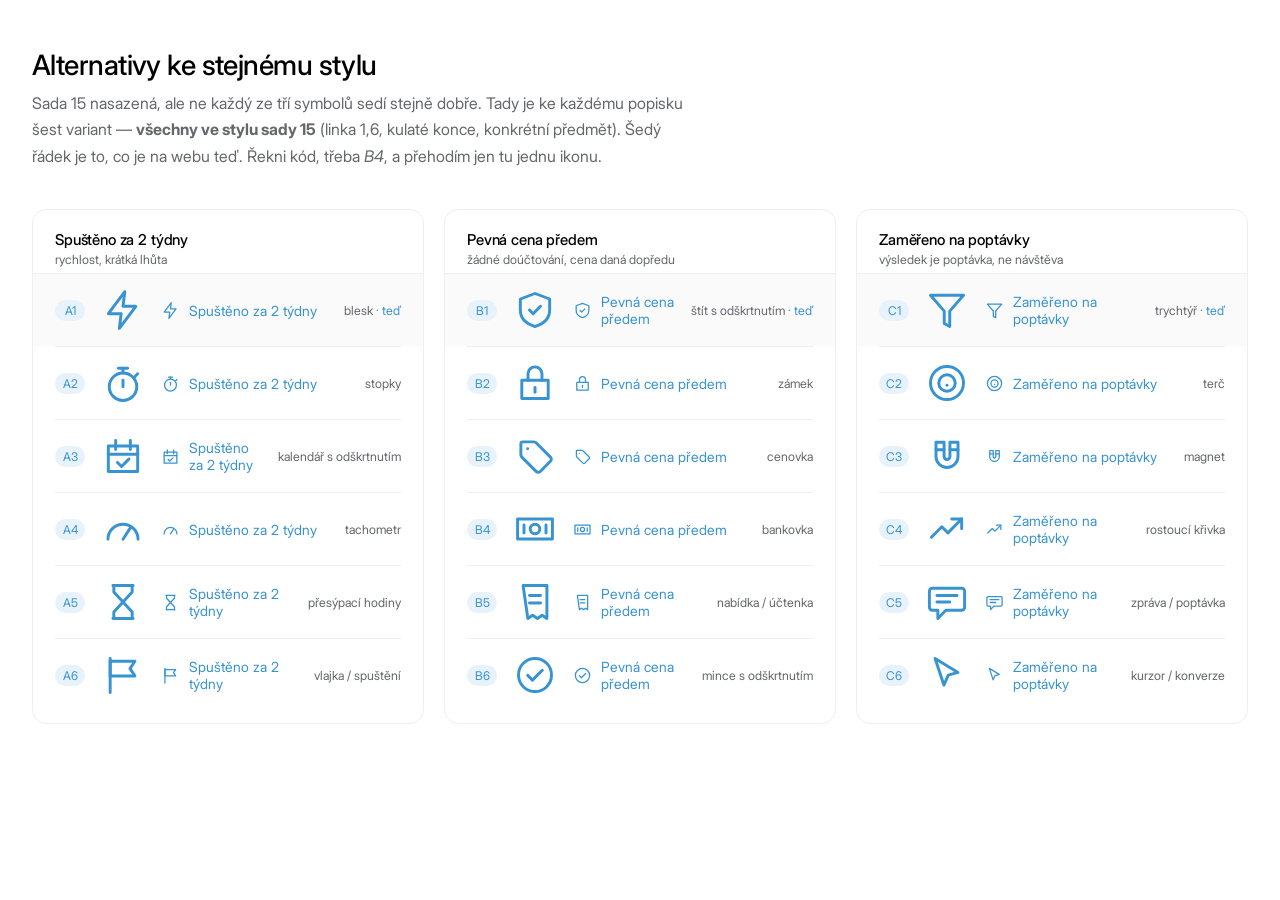
<file: ikony2.html>
<!DOCTYPE html>
<html lang="cs">
<head>
<meta charset="utf-8">
<meta name="viewport" content="width=device-width, initial-scale=1">
<title>Alternativy k sadě 15 — Profiweb</title>
<link rel="preconnect" href="https://fonts.googleapis.com">
<link rel="preconnect" href="https://fonts.gstatic.com" crossorigin>
<link href="https://fonts.googleapis.com/css2?family=Inter:opsz,wght@14..32,300;14..32,400;14..32,500&display=swap" rel="stylesheet">
<style>
  :root { --blue:#3793d1; --ink:#000; --muted:#66676c; --line:#efefef; --surface:#fafafa; }
  *,*::before,*::after { box-sizing:border-box; }
  body {
    margin:0; padding:48px 32px 96px; background:#fff; color:var(--ink);
    font-family:Inter,system-ui,sans-serif; font-variation-settings:"opsz" 32;
    -webkit-font-smoothing:antialiased;
  }
  h1 { font-size:28px; font-weight:500; letter-spacing:-.02em; margin:0 0 8px; }
  .lede { max-width:66ch; margin:0 0 40px; font-size:16px; line-height:1.65; color:var(--muted); }

  .cols { display:grid; grid-template-columns:repeat(auto-fit,minmax(330px,1fr)); gap:20px; align-items:start; }
  .col { border:1px solid var(--line); border-radius:14px; padding:20px 22px 12px; }
  .col__head { margin-bottom:6px; }
  .col__label { font-size:15px; font-weight:500; letter-spacing:-.01em; }
  .col__note { font-size:12.5px; color:var(--muted); margin-top:3px; }

  .opt { display:flex; align-items:center; gap:16px; padding:14px 0; border-top:1px solid var(--line); }
  .opt__code {
    flex:none; width:30px; font-size:12px; color:var(--blue);
    background:#e8f2fa; border-radius:20px; padding:3px 0; text-align:center;
  }
  .opt__big { flex:none; width:44px; height:44px; color:var(--blue); }
  .opt__ctx { display:flex; align-items:center; gap:9px; font-size:14px; color:var(--blue); min-width:0; }
  .opt__ctx svg { width:19px; height:19px; flex:none; }
  .opt__name { margin-left:auto; font-size:12.5px; color:var(--muted); white-space:nowrap; }
  .opt--now { background:var(--surface); margin-inline:-22px; padding-inline:22px; }
  .opt--now .opt__name::after { content:" · teď"; color:var(--blue); }

  svg { fill:none; stroke:currentColor; stroke-width:1.6; stroke-linecap:round; stroke-linejoin:round; }
</style>
</head>
<body>

<h1>Alternativy ke stejnému stylu</h1>
<p class="lede">
  Sada 15 nasazená, ale ne každý ze tří symbolů sedí stejně dobře. Tady je ke
  každému popisku šest variant — <strong>všechny ve stylu sady 15</strong>
  (linka 1,6, kulaté konce, konkrétní předmět). Šedý řádek je to, co je na webu
  teď. Řekni kód, třeba <em>B4</em>, a přehodím jen tu jednu ikonu.
</p>

<div class="cols" id="cols"></div>

<script>
/* Každá varianta: kód, jméno, path(y). Styl je společný — mění se jen metafora. */
var COLS = [
  {
    label: "Spuštěno za 2 týdny",
    note: "rychlost, krátká lhůta",
    opts: [
      { k:"A1", n:"blesk", now:true, d:['M13 2 4 14h7l-1 8 9-12h-7z'] },
      { k:"A2", n:"stopky", d:['M12 21.5a7.5 7.5 0 1 0 0-15 7.5 7.5 0 0 0 0 15z','M12 14v-3.5','M12 6.5V4','M9.5 4h5','M18.4 8.6 20 7'] },
      { k:"A3", n:"kalendář s odškrtnutím", d:['M4 6.5h16v14H4z','M8 3.5v5M16 3.5v5','M4 11h16','M9 15.5l2.2 2.2 4-4'] },
      { k:"A4", n:"tachometr", d:['M3.8 17.6a8.2 8.2 0 1 1 16.4 0','M12 17.6 16 11.4'] },
      { k:"A5", n:"přesýpací hodiny", d:['M6.5 3h11M6.5 21h11','M17 3v3.6L12 12l5 5.4V21','M7 3v3.6L12 12l-5 5.4V21'] },
      { k:"A6", n:"vlajka / spuštění", d:['M5 21.5V3','M5 4.5h13.5l-2.7 4 2.7 4H5z'] }
    ]
  },
  {
    label: "Pevná cena předem",
    note: "žádné doúčtování, cena daná dopředu",
    opts: [
      { k:"B1", n:"štít s odškrtnutím", now:true, d:['M12 3 4 6v6c0 5 3.4 7.6 8 9 4.6-1.4 8-4 8-9V6z','m9 12 2 2 4-4'] },
      { k:"B2", n:"zámek", d:['M4.8 10.5h14.4v10H4.8z','M8.2 10.5V7a3.8 3.8 0 0 1 7.6 0v3.5','M12 14.5v2.5'] },
      { k:"B3", n:"cenovka", d:['M20.4 12.6 12.6 4.8a1.6 1.6 0 0 0-1.1-.5H5.2A.9.9 0 0 0 4.3 5.2v6.3c0 .4.2.8.5 1.1l7.8 7.8a1.6 1.6 0 0 0 2.3 0l5.5-5.5a1.6 1.6 0 0 0 0-2.3z','M8 8v.01'] },
      { k:"B4", n:"bankovka", d:['M2.5 6.5h19v11h-19z','M12 14.6a2.6 2.6 0 1 0 0-5.2 2.6 2.6 0 0 0 0 5.2z','M6 9.8v4.4M18 9.8v4.4'] },
      { k:"B5", n:"nabídka / účtenka", d:['M5.5 3h13v18l-2.6-1.8-2.6 1.8-2.6-1.8-2.6 1.8z','M9 8.5h6M9 12.5h6'] },
      { k:"B6", n:"mince s odškrtnutím", d:['M12 21a9 9 0 1 0 0-18 9 9 0 0 0 0 18z','m8 12.2 2.6 2.6L16 9.4'] }
    ]
  },
  {
    label: "Zaměřeno na poptávky",
    note: "výsledek je poptávka, ne návštěva",
    opts: [
      { k:"C1", n:"trychtýř", now:true, d:['M3 4h18l-7.5 8.6V21l-3-1.6v-6.8z'] },
      { k:"C2", n:"terč", d:['M12 21a9 9 0 1 0 0-18 9 9 0 0 0 0 18z','M12 16.5a4.5 4.5 0 1 0 0-9 4.5 4.5 0 0 0 0 9z','M12 13.2v.01'] },
      { k:"C3", n:"magnet", d:['M6 4.5v7.8a6 6 0 0 0 12 0V4.5h-4.4v7.8a1.6 1.6 0 0 1-3.2 0V4.5z','M6 8.6h4.4M13.6 8.6H18'] },
      { k:"C4", n:"rostoucí křivka", d:['M3.5 16.5 9.2 10.8l3.3 3.3 7.5-7.6','M14.6 6.5h5.4v5.4'] },
      { k:"C5", n:"zpráva / poptávka", d:['M4 4.5h16a1.6 1.6 0 0 1 1.6 1.6v8.8a1.6 1.6 0 0 1-1.6 1.6h-8.6L7 21v-4.5H4a1.6 1.6 0 0 1-1.6-1.6V6.1A1.6 1.6 0 0 1 4 4.5z','M6.5 8.5h11M6.5 12h7'] },
      { k:"C6", n:"kurzor / konverze", d:['M5.5 3 18 10.6l-5.3 1.5-2.4 5.4z'] }
    ]
  }
];

function svg(paths, cls) {
  return '<svg class="' + cls + '" viewBox="0 0 24 24" aria-hidden="true">'
       + paths.map(function (d) { return '<path d="' + d + '"/>'; }).join('')
       + '</svg>';
}

document.getElementById('cols').innerHTML = COLS.map(function (col) {
  return '<div class="col">'
    + '<div class="col__head"><div class="col__label">' + col.label + '</div>'
    + '<div class="col__note">' + col.note + '</div></div>'
    + col.opts.map(function (o) {
        return '<div class="opt' + (o.now ? ' opt--now' : '') + '">'
          + '<span class="opt__code">' + o.k + '</span>'
          + svg(o.d, 'opt__big')
          + '<span class="opt__ctx">' + svg(o.d, '') + col.label + '</span>'
          + '<span class="opt__name">' + o.n + '</span>'
          + '</div>';
      }).join('')
    + '</div>';
}).join('');
</script>

</body>
</html>
</file>
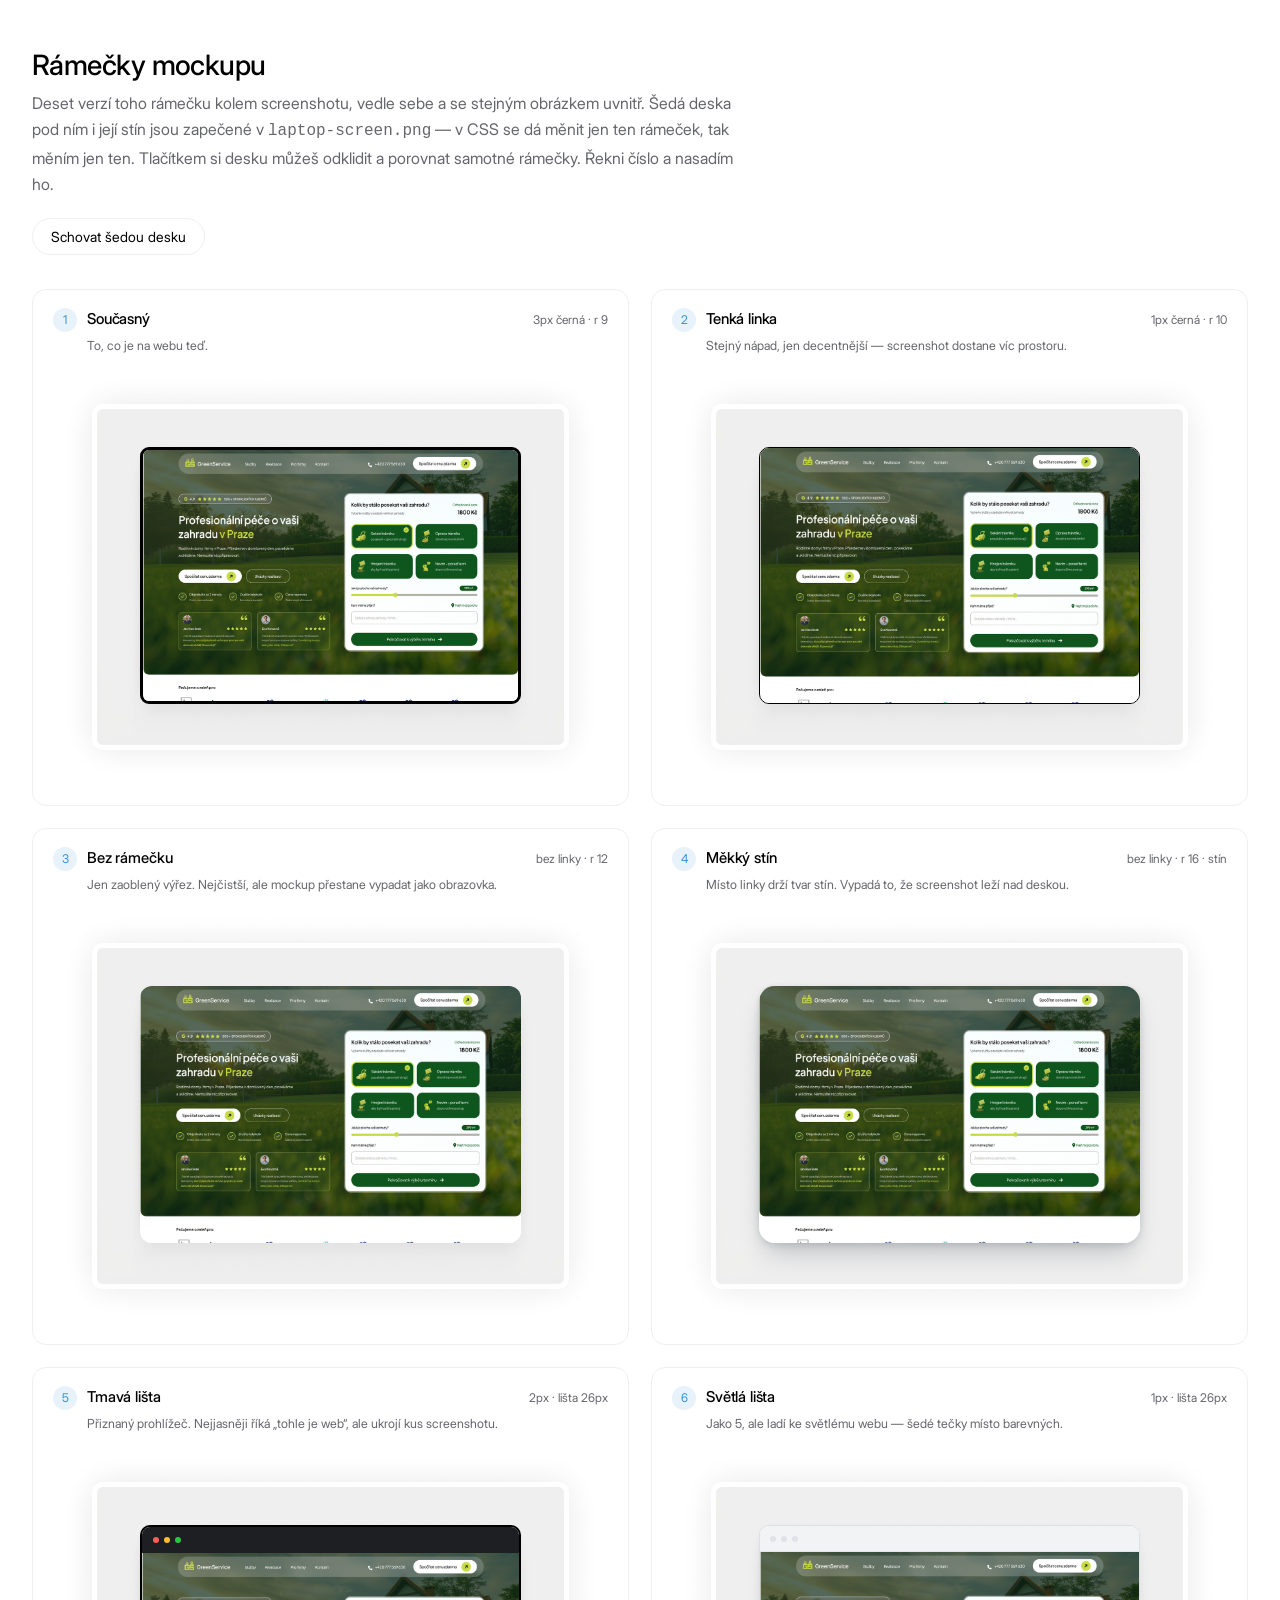
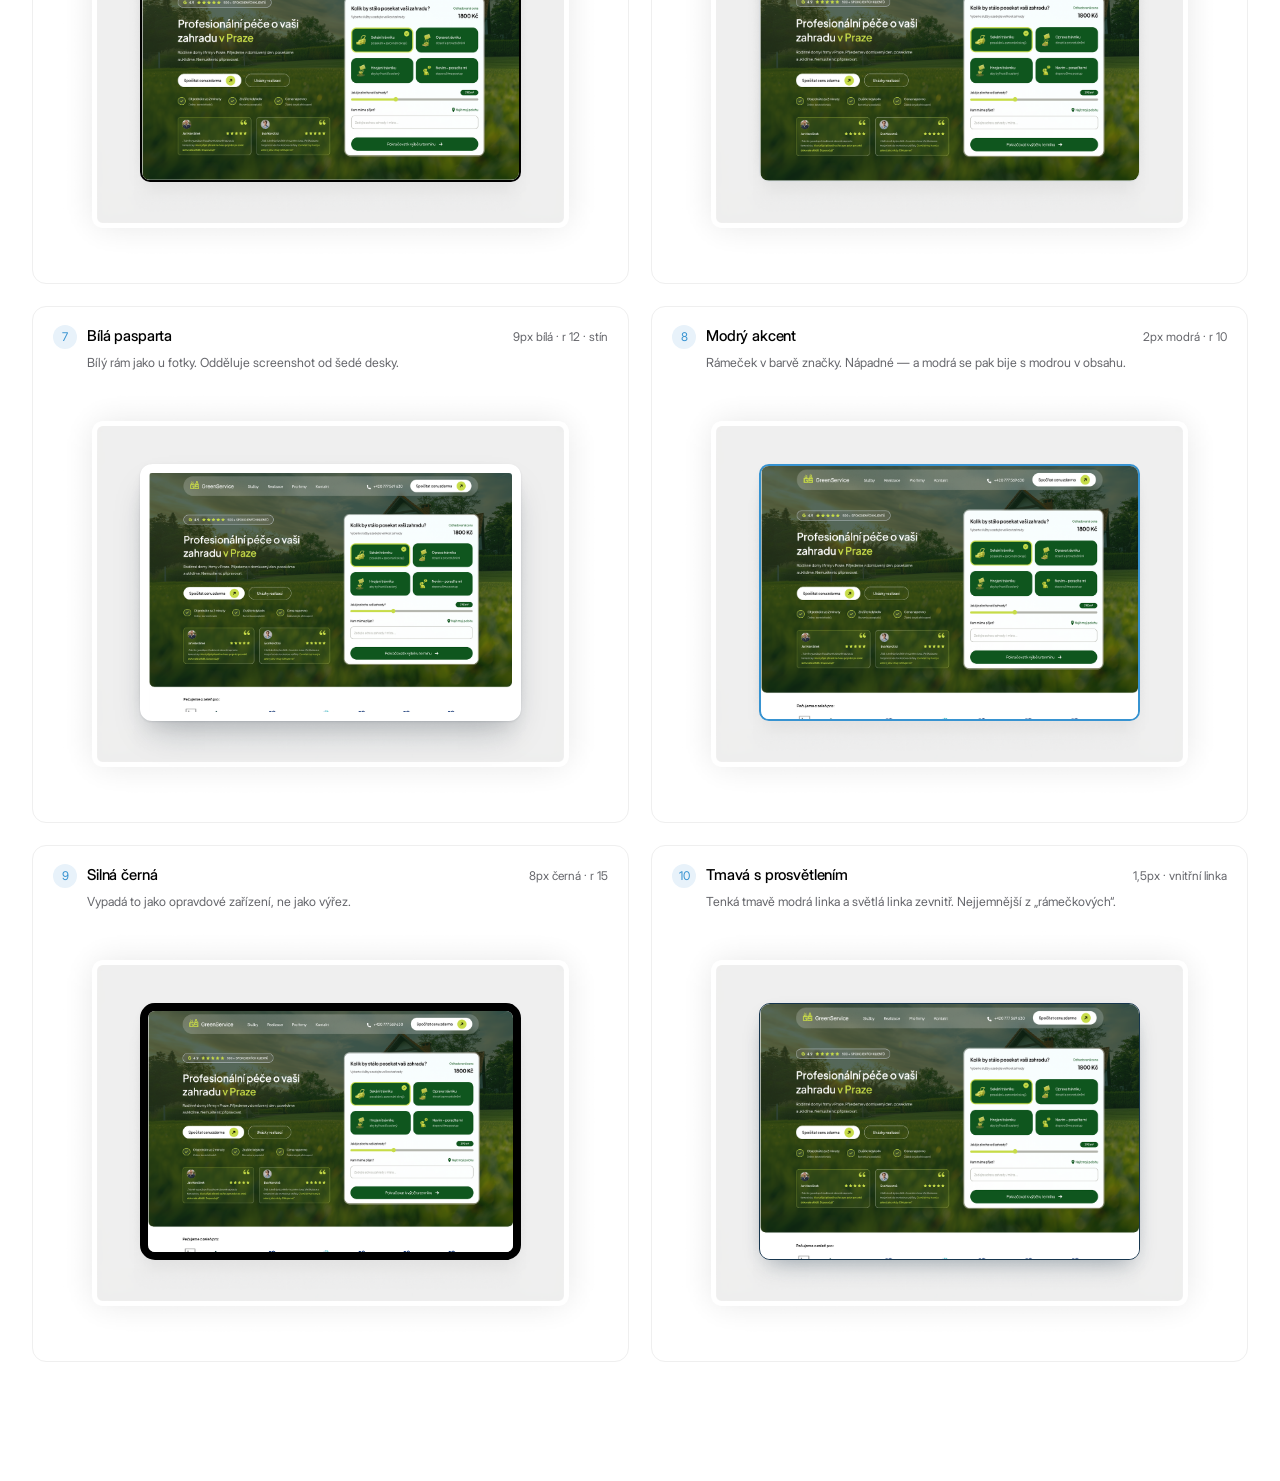
<file: ramecky.html>
<!DOCTYPE html>
<html lang="cs">
<head>
<meta charset="utf-8">
<meta name="viewport" content="width=device-width, initial-scale=1">
<title>Rámečky mockupu — Profiweb</title>
<link rel="preconnect" href="https://fonts.googleapis.com">
<link rel="preconnect" href="https://fonts.gstatic.com" crossorigin>
<link href="https://fonts.googleapis.com/css2?family=Inter:opsz,wght@14..32,300;14..32,400;14..32,500&display=swap" rel="stylesheet">
<style>
  :root {
    --blue:#3793d1; --ink:#000; --muted:#66676c; --line:#efefef; --surface:#fafafa;
    --ease:cubic-bezier(.22,.61,.36,1);
  }
  *,*::before,*::after { box-sizing:border-box; }
  body {
    margin:0; padding:48px 32px 120px; background:#fff; color:var(--ink);
    font-family:Inter,system-ui,sans-serif; font-variation-settings:"opsz" 32;
    -webkit-font-smoothing:antialiased;
  }
  h1 { font-size:28px; font-weight:500; letter-spacing:-.02em; margin:0 0 8px; }
  .lede { max-width:72ch; margin:0 0 20px; font-size:16px; line-height:1.65; color:var(--muted); }

  .bar { display:flex; gap:10px; align-items:center; margin:0 0 34px; }
  .btn {
    font:inherit; font-size:14px; cursor:pointer; padding:9px 18px; border-radius:22px;
    border:1px solid var(--line); background:#fff; color:var(--ink);
    transition:background .2s var(--ease), border-color .2s var(--ease);
  }
  .btn:hover { background:var(--surface); border-color:#e0e0e0; }
  .btn[aria-pressed="true"] { background:var(--blue); border-color:var(--blue); color:#fff; }

  .grid { display:grid; grid-template-columns:repeat(auto-fit,minmax(400px,1fr)); gap:22px; }
  .card { border:1px solid var(--line); border-radius:14px; padding:18px 20px 16px; }
  .card__head { display:flex; align-items:baseline; gap:10px; margin-bottom:4px; }
  .card__no {
    display:grid; place-items:center; flex:none; width:24px; height:24px;
    font-size:12px; color:var(--blue); background:#e8f2fa; border-radius:50%;
  }
  .card__name { font-size:15px; font-weight:500; letter-spacing:-.01em; }
  .card__spec { margin-left:auto; font-size:12px; color:var(--muted); }
  .card__note { font-size:12.5px; color:var(--muted); line-height:1.55; margin:2px 0 10px 34px; }

  /* ---- jedna jednotka mockupu ----------------------------------------
     Poměry jsou opsané z webu: šedá deska je celý PNG, rámeček je box
     nasazený přesně na tu zapečenou lištu pod ním, takže ji vždy zakryje
     bez ohledu na sílu linky. */
  .unit { position:relative; }
  .unit__plate { display:block; width:100%; height:auto; }
  /* Změřeno z PNG: zapečená tmavá lišta leží na 16,25 / 19,59 / 67,23 / 54,68 %.
     Web má box na 19,93 % shora, tedy o 0,34 % níž — pod černou linkou to není
     vidět, ale u variant bez linky ta tmavá hrana prosvítá. Tady je box o kus
     přetažený, aby lištu spolehlivě zakryl a porovnání bylo poctivé. */
  .bezel {
    position:absolute; left:15.70%; top:19.40%; width:68.60%; height:60.70%;
    overflow:hidden; background:#fff;
    border:3px solid var(--ink); border-radius:9px;
  }
  .bezel > img {
    position:absolute; left:-0.13%; top:var(--shot-top, -0.12%);
    width:100.14%; height:209.25%; max-width:none;
  }

  /* deska se dá schovat, ať je vidět rámeček samotný */
  body.bare .unit__plate { opacity:0; }
  body.bare .card { background:#f4f5f6; }

  /* ---- varianty ------------------------------------------------------ */

  /* 2 — tenká linka */
  [data-f="2"] .bezel { border-width:1px; border-radius:10px; }

  /* 3 — bez rámečku, jen hrana */
  [data-f="3"] .bezel { border:0; border-radius:12px; }

  /* 4 — měkký stín, větší rádius */
  [data-f="4"] .bezel {
    border:0; border-radius:16px;
    box-shadow:0 2px 6px rgba(16,32,48,.10), 0 14px 30px -10px rgba(16,32,48,.22);
  }

  /* 5 — tmavá lišta prohlížeče */
  [data-f="5"] .bezel { border-width:2px; border-radius:10px; --shot-top:26px; }
  [data-f="5"] .bezel::before {
    content:""; position:absolute; left:0; right:0; top:0; height:26px;
    background:#1d1f22; z-index:2;
  }
  [data-f="5"] .bezel::after {
    content:""; position:absolute; left:11px; top:10px; z-index:3;
    width:6px; height:6px; border-radius:50%; background:#ff5f57;
    box-shadow:11px 0 0 #febc2e, 22px 0 0 #28c840;
  }

  /* 6 — světlá lišta prohlížeče */
  [data-f="6"] .bezel { border:1px solid #dcdfe3; border-radius:10px; --shot-top:26px; }
  [data-f="6"] .bezel::before {
    content:""; position:absolute; left:0; right:0; top:0; height:26px; z-index:2;
    background:#f1f3f5; border-bottom:1px solid #e3e6ea;
  }
  [data-f="6"] .bezel::after {
    content:""; position:absolute; left:10px; top:10px; z-index:3;
    width:6px; height:6px; border-radius:50%; background:#dfe3e8;
    box-shadow:11px 0 0 #dfe3e8, 22px 0 0 #dfe3e8;
  }

  /* 7 — bílá pasparta */
  [data-f="7"] .bezel {
    border:9px solid #fff; border-radius:12px;
    box-shadow:0 1px 2px rgba(16,32,48,.10), 0 18px 34px -12px rgba(16,32,48,.28);
  }

  /* 8 — modrý akcent */
  [data-f="8"] .bezel { border-width:2px; border-color:var(--blue); border-radius:10px; }

  /* 9 — silná černá, jako opravdové zařízení */
  [data-f="9"] .bezel { border-width:8px; border-radius:15px; }

  /* 10 — tmavá linka s vnitřním prosvětlením */
  [data-f="10"] .bezel {
    border:1.5px solid #17364e; border-radius:11px;
    box-shadow:inset 0 0 0 1px rgba(255,255,255,.55), 0 10px 24px -12px rgba(23,54,78,.45);
  }
</style>
</head>
<body>

<h1>Rámečky mockupu</h1>
<p class="lede">
  Deset verzí toho rámečku kolem screenshotu, vedle sebe a se stejným obrázkem
  uvnitř. Šedá deska pod ním i její stín jsou zapečené v <code>laptop-screen.png</code> —
  v CSS se dá měnit jen ten rámeček, tak měním jen ten. Tlačítkem si desku
  můžeš odklidit a porovnat samotné rámečky. Řekni číslo a nasadím ho.
</p>

<div class="bar">
  <button class="btn" id="bare" aria-pressed="false">Schovat šedou desku</button>
</div>

<div class="grid" id="grid"></div>

<script>
var FRAMES = [
  { n:"Současný",             spec:"3px černá · r 9",        note:"To, co je na webu teď." },
  { n:"Tenká linka",          spec:"1px černá · r 10",       note:"Stejný nápad, jen decentnější — screenshot dostane víc prostoru." },
  { n:"Bez rámečku",          spec:"bez linky · r 12",       note:"Jen zaoblený výřez. Nejčistší, ale mockup přestane vypadat jako obrazovka." },
  { n:"Měkký stín",           spec:"bez linky · r 16 · stín", note:"Místo linky drží tvar stín. Vypadá to, že screenshot leží nad deskou." },
  { n:"Tmavá lišta",          spec:"2px · lišta 26px",       note:"Přiznaný prohlížeč. Nejjasněji říká „tohle je web“, ale ukrojí kus screenshotu." },
  { n:"Světlá lišta",         spec:"1px · lišta 26px",       note:"Jako 5, ale ladí ke světlému webu — šedé tečky místo barevných." },
  { n:"Bílá pasparta",        spec:"9px bílá · r 12 · stín", note:"Bílý rám jako u fotky. Odděluje screenshot od šedé desky." },
  { n:"Modrý akcent",         spec:"2px modrá · r 10",       note:"Rámeček v barvě značky. Nápadné — a modrá se pak bije s modrou v obsahu." },
  { n:"Silná černá",          spec:"8px černá · r 15",       note:"Vypadá to jako opravdové zařízení, ne jako výřez." },
  { n:"Tmavá s prosvětlením", spec:"1,5px · vnitřní linka",  note:"Tenká tmavě modrá linka a světlá linka zevnitř. Nejjemnější z „rámečkových“." }
];

document.getElementById('grid').innerHTML = FRAMES.map(function (f, i) {
  return '<section class="card" data-f="' + (i + 1) + '">'
    + '<div class="card__head"><span class="card__no">' + (i + 1) + '</span>'
    + '<span class="card__name">' + f.n + '</span>'
    + '<span class="card__spec">' + f.spec + '</span></div>'
    + '<p class="card__note">' + f.note + '</p>'
    + '<div class="unit">'
    + '<img class="unit__plate" src="assets/laptop-screen.png" alt="" decoding="async">'
    + '<div class="bezel"><img src="assets/macbook-bezel.png" alt="" decoding="async"></div>'
    + '</div></section>';
}).join('');

var btn = document.getElementById('bare');
btn.addEventListener('click', function () {
  var on = document.body.classList.toggle('bare');
  btn.setAttribute('aria-pressed', String(on));
  btn.textContent = on ? 'Vrátit šedou desku' : 'Schovat šedou desku';
});
</script>

</body>
</html>
</file>
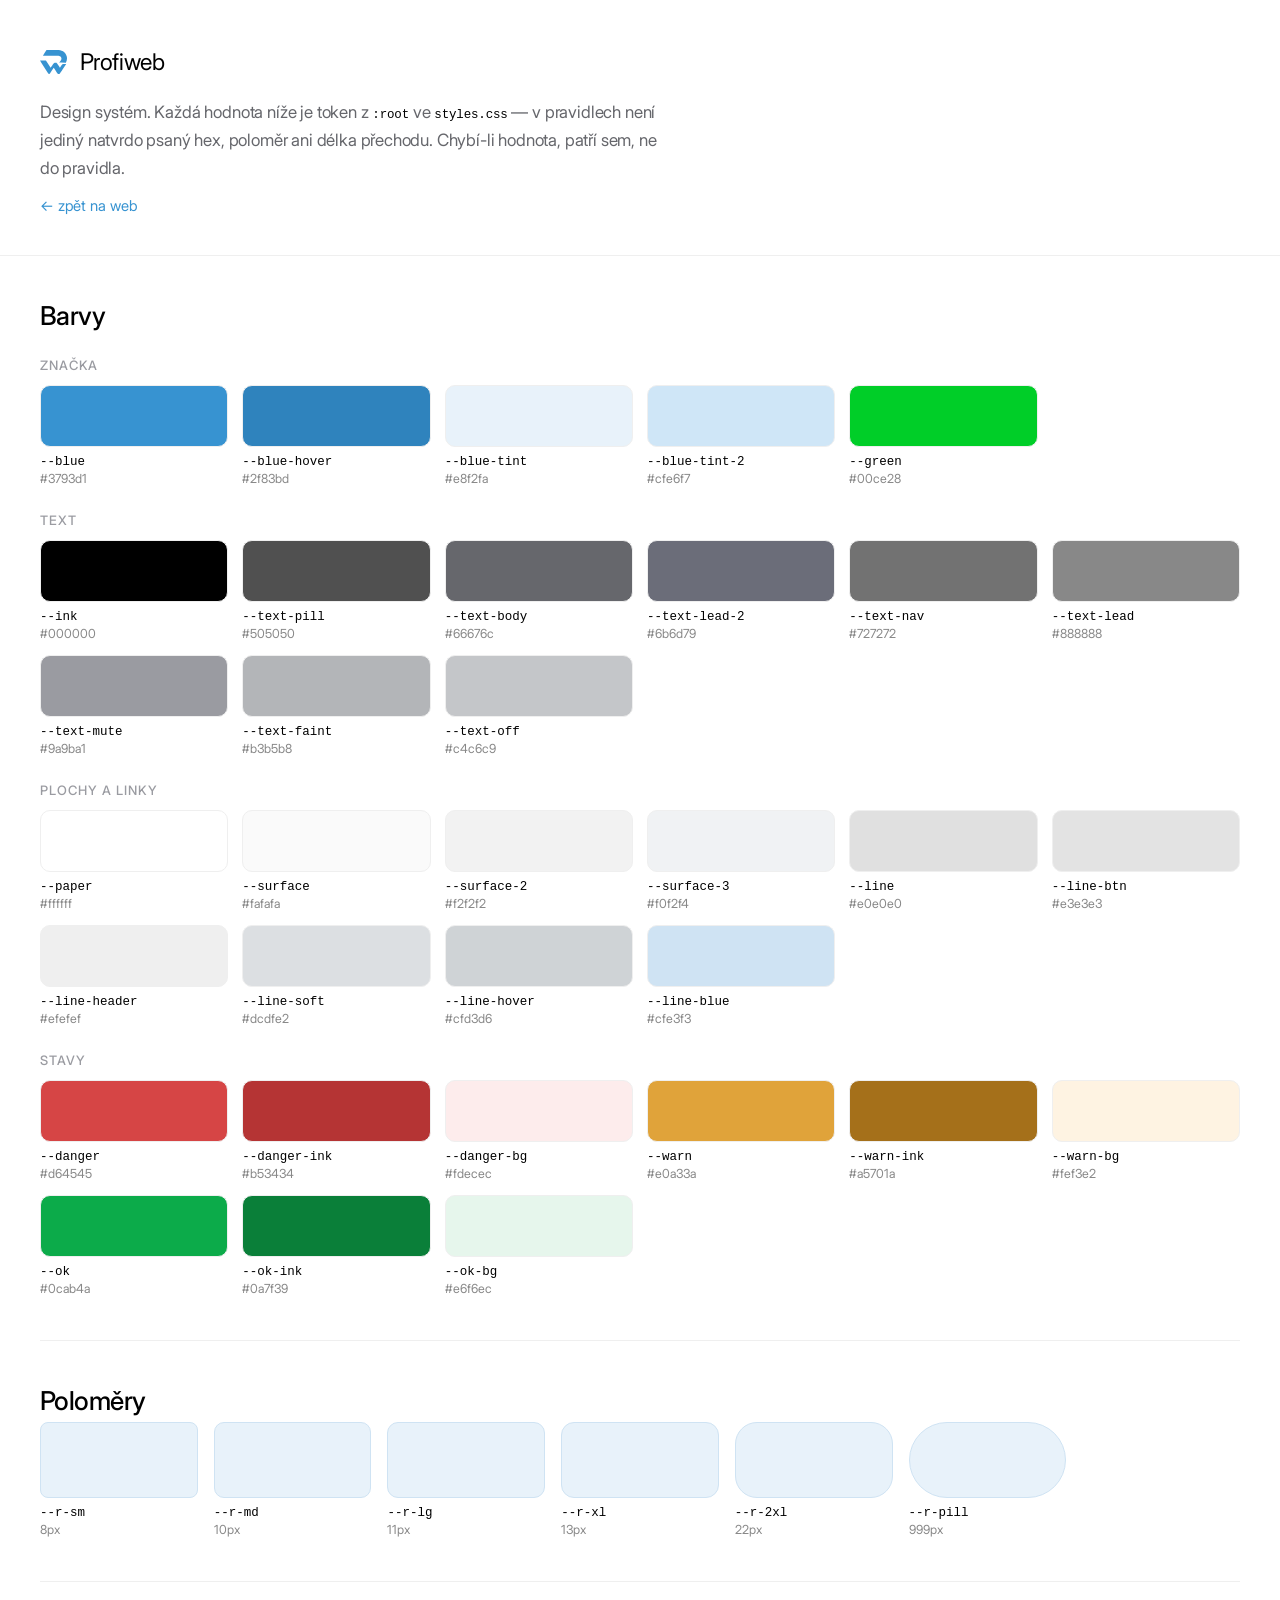
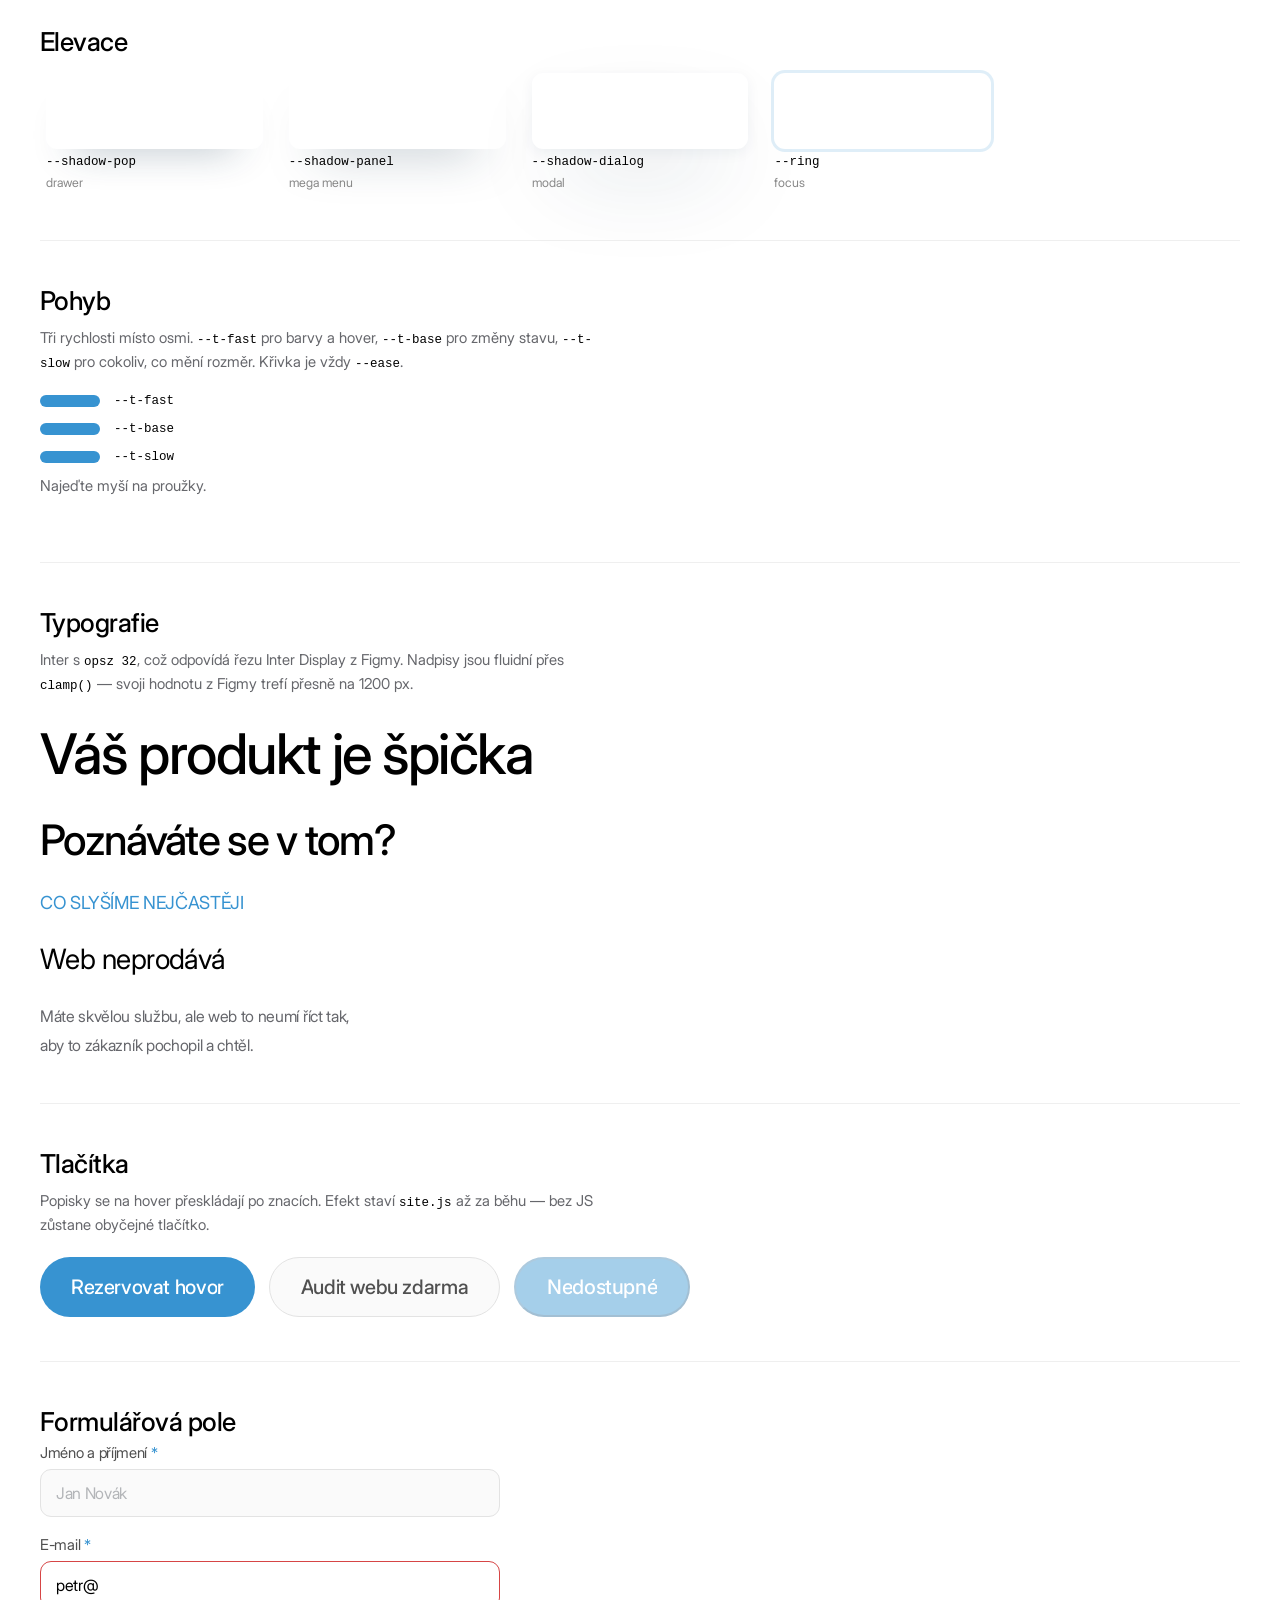
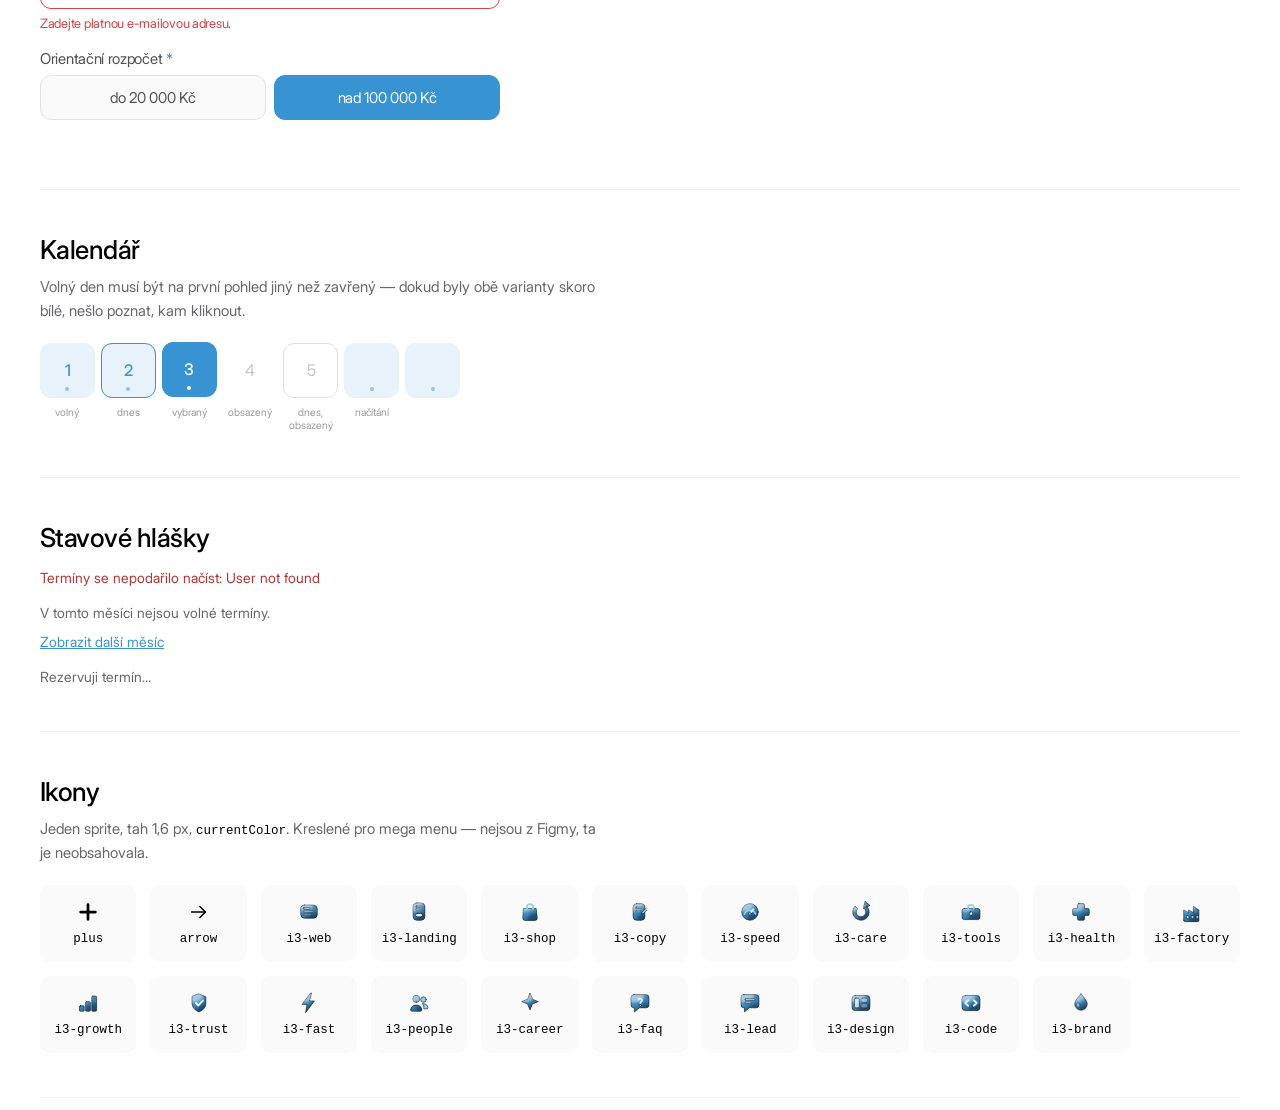
<file: styleguide.html>
<!DOCTYPE html>
<html lang="cs">
<head>
<meta charset="utf-8">
<meta name="viewport" content="width=device-width, initial-scale=1">
<title>Profiweb — design systém</title>
<link rel="icon" href="assets/logo.svg" type="image/svg+xml">
<link rel="preconnect" href="https://fonts.googleapis.com">
<link rel="preconnect" href="https://fonts.gstatic.com" crossorigin>
<link href="https://fonts.googleapis.com/css2?family=Inter:opsz,wght@14..32,300;14..32,400;14..32,500&display=swap" rel="stylesheet">
<link rel="stylesheet" href="styles.css">
<link rel="stylesheet" href="styleguide.css">
</head>
<body class="sg">

<header class="sg__masthead">
  <div class="sg__wrap">
    <a class="brand" href="index.html">
      <img class="brand__mark" src="assets/logo.svg" alt="" width="37" height="33">
      <span class="brand__name">Profiweb</span>
    </a>
    <p class="sg__lede">
      Design systém. Každá hodnota níže je token z <code>:root</code> ve
      <code>styles.css</code> — v pravidlech není jediný natvrdo psaný hex,
      poloměr ani délka přechodu. Chybí-li hodnota, patří sem, ne do pravidla.
    </p>
    <p class="sg__back"><a href="index.html">← zpět na web</a></p>
  </div>
</header>

<main class="sg__wrap">

  <!-- ============================================================ Barvy -->
  <section class="sg__section">
    <h2 class="sg__h2">Barvy</h2>

    <h3 class="sg__h3">Značka</h3>
    <div class="sg__swatches" data-swatches="--blue,--blue-hover,--blue-tint,--blue-tint-2,--green"></div>

    <h3 class="sg__h3">Text</h3>
    <div class="sg__swatches" data-swatches="--ink,--text-pill,--text-body,--text-lead-2,--text-nav,--text-lead,--text-mute,--text-faint,--text-off"></div>

    <h3 class="sg__h3">Plochy a linky</h3>
    <div class="sg__swatches" data-swatches="--paper,--surface,--surface-2,--surface-3,--line,--line-btn,--line-header,--line-soft,--line-hover,--line-blue"></div>

    <h3 class="sg__h3">Stavy</h3>
    <div class="sg__swatches" data-swatches="--danger,--danger-ink,--danger-bg,--warn,--warn-ink,--warn-bg,--ok,--ok-ink,--ok-bg"></div>
  </section>

  <!-- ========================================================== Poloměry -->
  <section class="sg__section">
    <h2 class="sg__h2">Poloměry</h2>
    <div class="sg__radii" data-radii="--r-sm,--r-md,--r-lg,--r-xl,--r-2xl,--r-pill"></div>
  </section>

  <!-- ============================================================ Stíny -->
  <section class="sg__section">
    <h2 class="sg__h2">Elevace</h2>
    <div class="sg__shadows">
      <div><span style="box-shadow: var(--shadow-pop)"></span><code>--shadow-pop</code><em>drawer</em></div>
      <div><span style="box-shadow: var(--shadow-panel)"></span><code>--shadow-panel</code><em>mega menu</em></div>
      <div><span style="box-shadow: var(--shadow-dialog)"></span><code>--shadow-dialog</code><em>modal</em></div>
      <div><span style="box-shadow: var(--ring)"></span><code>--ring</code><em>focus</em></div>
    </div>
  </section>

  <!-- ============================================================= Pohyb -->
  <section class="sg__section">
    <h2 class="sg__h2">Pohyb</h2>
    <p class="sg__note">Tři rychlosti místo osmi. <code>--t-fast</code> pro barvy
      a hover, <code>--t-base</code> pro změny stavu, <code>--t-slow</code> pro
      cokoliv, co mění rozměr. Křivka je vždy <code>--ease</code>.</p>
    <div class="sg__motion">
      <div><span class="sg__bar" style="transition-duration: var(--t-fast)"></span><code>--t-fast</code></div>
      <div><span class="sg__bar" style="transition-duration: var(--t-base)"></span><code>--t-base</code></div>
      <div><span class="sg__bar" style="transition-duration: var(--t-slow)"></span><code>--t-slow</code></div>
    </div>
    <p class="sg__note">Najeďte myší na proužky.</p>
  </section>

  <!-- ========================================================== Typografie -->
  <section class="sg__section">
    <h2 class="sg__h2">Typografie</h2>
    <p class="sg__note">Inter s <code>opsz 32</code>, což odpovídá řezu
      Inter&nbsp;Display z Figmy. Nadpisy jsou fluidní přes <code>clamp()</code> —
      svoji hodnotu z Figmy trefí přesně na 1200&nbsp;px.</p>
    <div class="sg__type">
      <p class="hero__title">Váš produkt je špička</p>
      <p class="section-title">Poznáváte se v tom?</p>
      <p class="eyebrow">CO SLYŠÍME NEJČASTĚJI</p>
      <p class="card__title">Web neprodává</p>
      <p class="card__text">Máte skvělou službu, ale web to neumí říct tak, aby to zákazník pochopil a chtěl.</p>
    </div>
  </section>

  <!-- ========================================================== Tlačítka -->
  <section class="sg__section">
    <h2 class="sg__h2">Tlačítka</h2>
    <p class="sg__note">Popisky se na hover přeskládají po znacích. Efekt staví
      <code>site.js</code> až za běhu — bez JS zůstane obyčejné tlačítko.</p>
    <div class="sg__row">
      <a class="btn btn--primary" href="#">Rezervovat hovor</a>
      <a class="btn btn--secondary" href="#">Audit webu zdarma</a>
      <button class="btn btn--primary" disabled>Nedostupné</button>
    </div>
  </section>

  <!-- =========================================================== Formulář -->
  <section class="sg__section">
    <h2 class="sg__h2">Formulářová pole</h2>
    <div class="sg__form">
      <div class="field">
        <label for="sg-a">Jméno a příjmení <i>*</i></label>
        <input id="sg-a" type="text" placeholder="Jan Novák">
      </div>
      <div class="field has-error">
        <label for="sg-b">E-mail <i>*</i></label>
        <input id="sg-b" type="email" value="petr@">
        <p class="field__err">Zadejte platnou e-mailovou adresu.</p>
      </div>
      <fieldset class="field field--budget">
        <legend>Orientační rozpočet <i>*</i></legend>
        <div class="budget">
          <label class="budget__opt"><input type="radio" name="sg-budget"><span>do 20 000 Kč</span></label>
          <label class="budget__opt"><input type="radio" name="sg-budget" checked><span>nad 100 000 Kč</span></label>
        </div>
      </fieldset>
    </div>
  </section>

  <!-- ========================================================== Kalendář -->
  <section class="sg__section">
    <h2 class="sg__h2">Kalendář</h2>
    <p class="sg__note">Volný den musí být na první pohled jiný než zavřený —
      dokud byly obě varianty skoro bílé, nešlo poznat, kam kliknout.</p>
    <div class="sg__cal">
      <div class="cal__grid">
        <button class="cal__day" type="button">1</button>
        <button class="cal__day is-today" type="button">2</button>
        <button class="cal__day is-selected" type="button">3</button>
        <button class="cal__day" type="button" disabled>4</button>
        <button class="cal__day is-today" type="button" disabled>5</button>
        <span class="cal__day cal__day--skeleton"></span>
        <span class="cal__day cal__day--skeleton"></span>
      </div>
      <ul class="sg__legend">
        <li>volný</li><li>dnes</li><li>vybraný</li><li>obsazený</li><li>dnes, obsazený</li><li colspan="2">načítání</li>
      </ul>
    </div>
  </section>

  <!-- ============================================================= Stavy -->
  <section class="sg__section">
    <h2 class="sg__h2">Stavové hlášky</h2>
    <p class="booking__error">Termíny se nepodařilo načíst: User not found</p>
    <p class="booking__error is-muted">V tomto měsíci nejsou volné termíny.
      <button class="booking__note-action" type="button">Zobrazit další měsíc</button></p>
    <p class="booking__error is-pending">Rezervuji termín…</p>
  </section>

  <!-- ============================================================ Ikony -->
  <section class="sg__section">
    <h2 class="sg__h2">Ikony</h2>
    <p class="sg__note">Jeden sprite, tah 1,6&nbsp;px, <code>currentColor</code>.
      Kreslené pro mega menu — nejsou z Figmy, ta je neobsahovala.</p>
    <div class="sg__icons" data-icons></div>
  </section>

</main>

<script src="styleguide.js" defer></script>
<script src="site.js" defer></script>
</body>
</html>
</file>
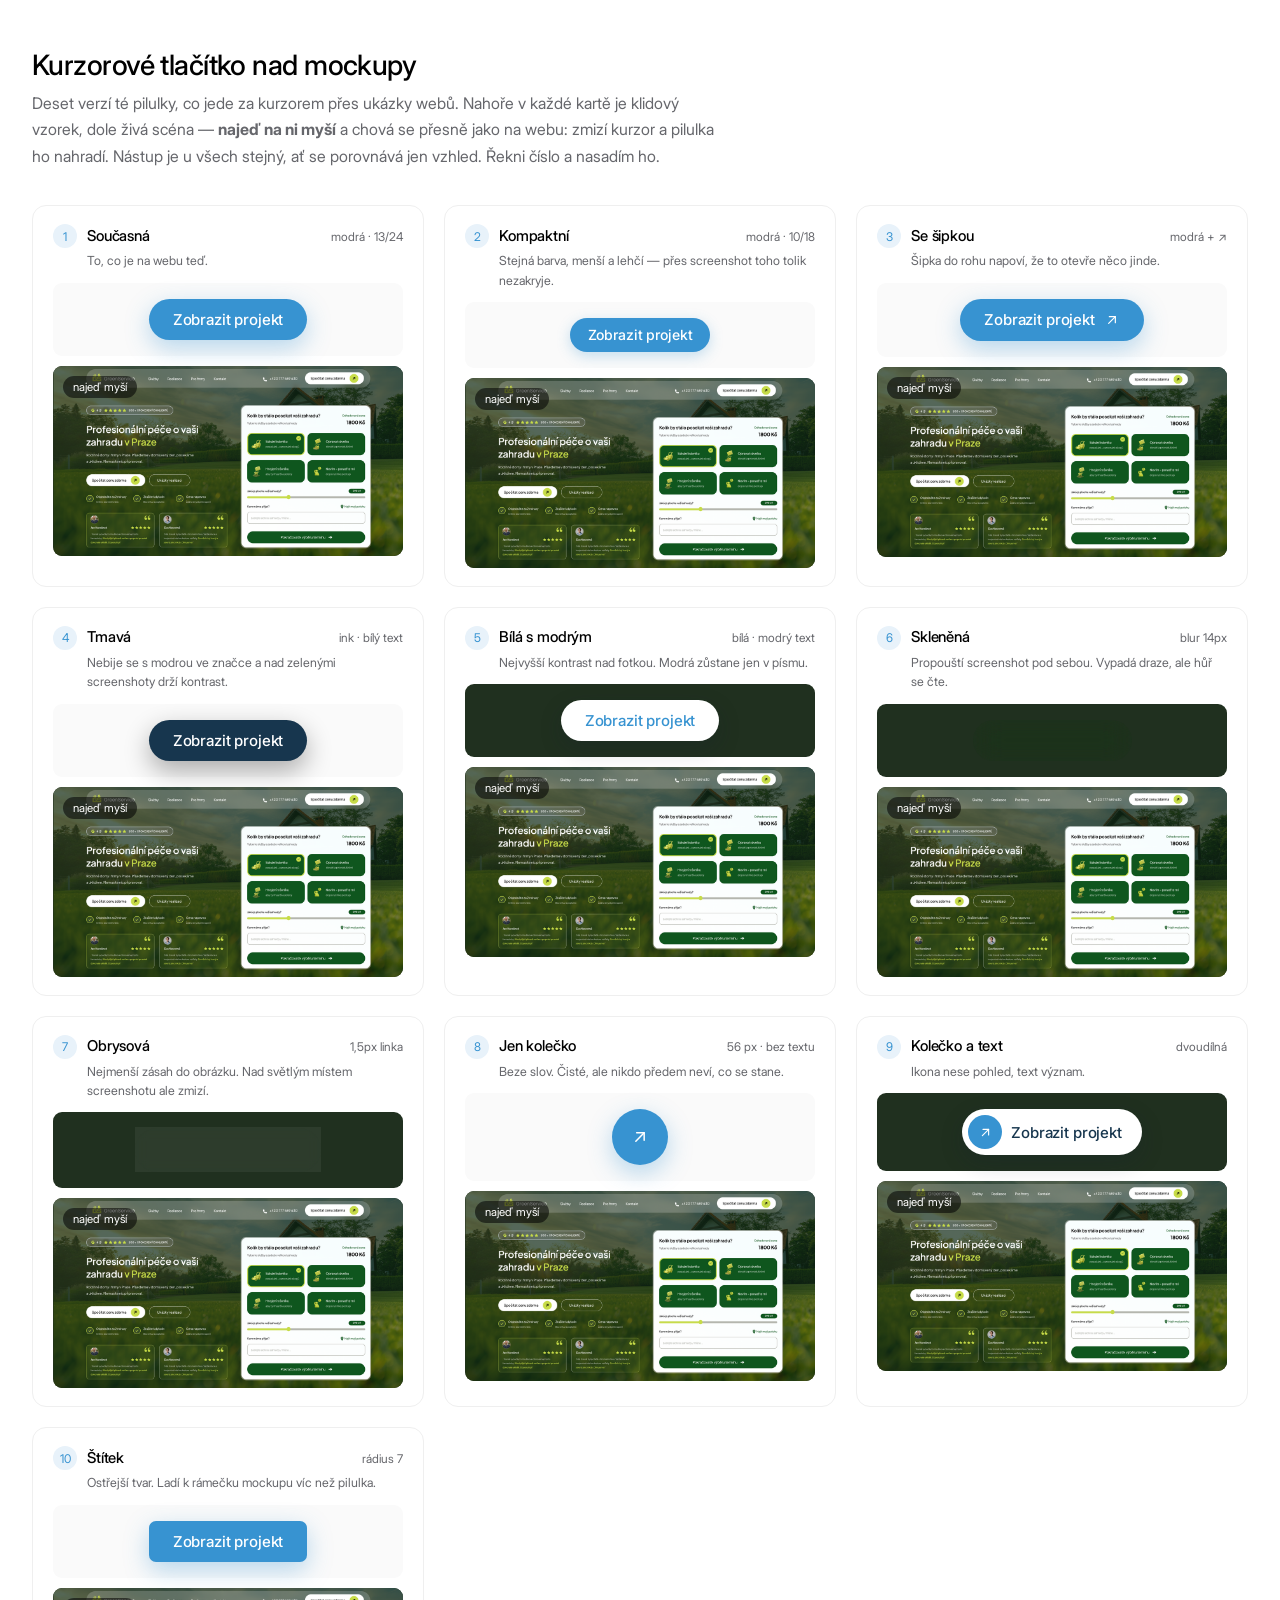
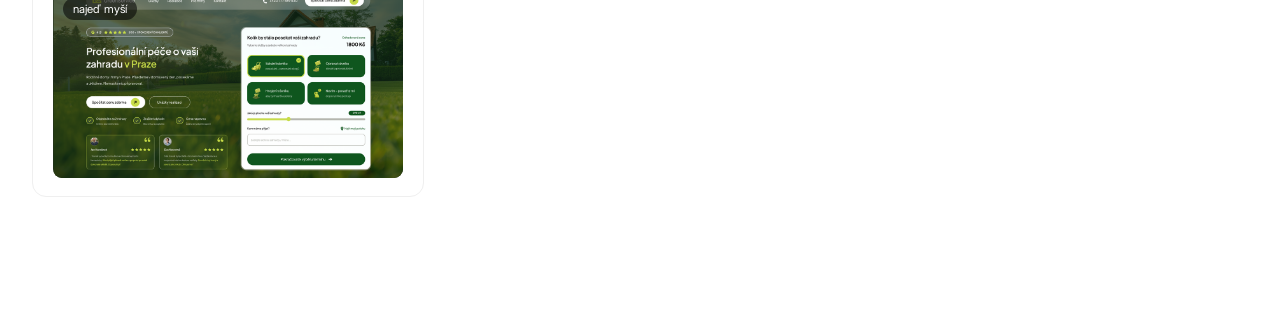
<file: tlacitko.html>
<!DOCTYPE html>
<html lang="cs">
<head>
<meta charset="utf-8">
<meta name="viewport" content="width=device-width, initial-scale=1">
<title>Kurzorové tlačítko — Profiweb</title>
<link rel="preconnect" href="https://fonts.googleapis.com">
<link rel="preconnect" href="https://fonts.gstatic.com" crossorigin>
<link href="https://fonts.googleapis.com/css2?family=Inter:opsz,wght@14..32,300;14..32,400;14..32,500&display=swap" rel="stylesheet">
<style>
  :root {
    --blue:#3793d1; --blue-dark:#2f83bd; --ink:#17364e; --black:#000;
    --muted:#66676c; --line:#efefef; --surface:#fafafa; --paper:#fff;
    --ease:cubic-bezier(.22,.61,.36,1);
  }
  *,*::before,*::after { box-sizing:border-box; }
  body {
    margin:0; padding:48px 32px 120px; background:#fff; color:#000;
    font-family:Inter,system-ui,sans-serif; font-variation-settings:"opsz" 32;
    -webkit-font-smoothing:antialiased;
  }
  h1 { font-size:28px; font-weight:500; letter-spacing:-.02em; margin:0 0 8px; }
  .lede { max-width:70ch; margin:0 0 36px; font-size:16px; line-height:1.65; color:var(--muted); }

  .grid { display:grid; grid-template-columns:repeat(auto-fit,minmax(380px,1fr)); gap:20px; }
  .card { border:1px solid var(--line); border-radius:14px; padding:18px 20px 18px; }
  .card__head { display:flex; align-items:baseline; gap:10px; }
  .card__no {
    display:grid; place-items:center; flex:none; width:24px; height:24px;
    font-size:12px; color:var(--blue); background:#e8f2fa; border-radius:50%;
  }
  .card__name { font-size:15px; font-weight:500; letter-spacing:-.01em; }
  .card__spec { margin-left:auto; font-size:12px; color:var(--muted); }
  .card__note { font-size:12.5px; color:var(--muted); line-height:1.55; margin:3px 0 12px 34px; }

  /* klidový vzorek — pilulka bez pohybu, ať jde porovnat i bez najíždění */
  .rest {
    display:flex; align-items:center; justify-content:center;
    padding:16px; margin-bottom:10px; border-radius:9px;
    background:var(--surface);
  }
  .rest .pill { position:static; transform:none; opacity:1; }

  /* scéna — chová se jako mockup na webu: kurzor zmizí a jede za ním pilulka */
  .stage {
    position:relative; overflow:hidden; height:190px; border-radius:9px;
    background:#20301f; cursor:none;
  }
  .stage img {
    position:absolute; inset:0; width:100%; height:100%;
    object-fit:cover; object-position:center top; pointer-events:none;
  }
  /* na screenshotu je světlo i tma, takže samotný bílý text tu není čitelný */
  .stage__hint {
    position:absolute; left:10px; top:10px;
    padding:4px 10px; border-radius:999px;
    font-size:11.5px; color:#fff; background:rgba(0,0,0,.55);
    pointer-events:none; transition:opacity .2s var(--ease);
  }
  .stage.is-live .stage__hint { opacity:0; }

  .follow { position:absolute; left:0; top:0; pointer-events:none; transition:transform 90ms ease-out; }
  .follow .pill {
    transform:translate(-50%,-50%) scale(.4); opacity:0;
    transition:transform 180ms cubic-bezier(.2,.8,.3,1), opacity 140ms ease;
  }
  .stage.is-live .follow .pill { transform:translate(-50%,-50%) scale(1); opacity:1; }

  /* ---- společný základ pilulky ---------------------------------------- */
  .pill {
    display:inline-flex; align-items:center; gap:9px;
    padding:13px 24px; border-radius:999px;
    font:500 15px/1 Inter,system-ui,sans-serif; letter-spacing:-.01em;
    white-space:nowrap;
  }
  .pill svg { width:16px; height:16px; flex:none; fill:none; stroke:currentColor;
              stroke-width:1.8; stroke-linecap:round; stroke-linejoin:round; }

  /* ---- varianty -------------------------------------------------------- */
  .v1  { background:var(--blue); color:#fff; box-shadow:0 8px 24px rgba(55,147,209,.35); }

  .v2  { padding:10px 18px; font-size:14px; background:var(--blue); color:#fff;
         box-shadow:0 4px 14px rgba(55,147,209,.28); }

  .v3  { background:var(--blue); color:#fff; box-shadow:0 8px 24px rgba(55,147,209,.35); }

  .v4  { background:var(--ink); color:#fff; box-shadow:0 10px 26px rgba(0,0,0,.32); }

  .v5  { background:#fff; color:var(--blue); box-shadow:0 8px 22px rgba(16,32,48,.22); }

  .v6  { background:rgba(255,255,255,.16); color:#fff; backdrop-filter:blur(14px) saturate(1.4);
         -webkit-backdrop-filter:blur(14px) saturate(1.4); box-shadow:0 8px 26px rgba(0,0,0,.22); }

  .v7  { background:rgba(255,255,255,.06); color:#fff; border:1.5px solid rgba(255,255,255,.7);
         backdrop-filter:blur(6px); -webkit-backdrop-filter:blur(6px); }

  .v8  { padding:0; width:56px; height:56px; justify-content:center;
         background:var(--blue); color:#fff; box-shadow:0 8px 24px rgba(55,147,209,.35); }
  .v8 svg { width:20px; height:20px; }

  .v9  { padding:6px 20px 6px 6px; background:#fff; color:var(--ink);
         box-shadow:0 8px 22px rgba(16,32,48,.22); }
  .v9 .dot { display:grid; place-items:center; flex:none; width:34px; height:34px;
             border-radius:50%; background:var(--blue); color:#fff; }
  .v9 .dot svg { width:15px; height:15px; }

  .v10 { border-radius:7px; background:var(--blue); color:#fff;
         box-shadow:0 8px 24px rgba(55,147,209,.35); }

  /* na světlém klidovém pruhu by bílé a skleněné varianty zmizely */
  .rest--dark { background:#20301f; }
</style>
</head>
<body>

<h1>Kurzorové tlačítko nad mockupy</h1>
<p class="lede">
  Deset verzí té pilulky, co jede za kurzorem přes ukázky webů. Nahoře v každé
  kartě je klidový vzorek, dole živá scéna — <strong>najeď na ni myší</strong> a
  chová se přesně jako na webu: zmizí kurzor a pilulka ho nahradí. Nástup je
  u všech stejný, ať se porovnává jen vzhled. Řekni číslo a nasadím ho.
</p>

<div class="grid" id="grid"></div>

<script>
var ARROW  = '<svg viewBox="0 0 24 24" aria-hidden="true"><path d="M7 17 17 7"/><path d="M8 7h9v9"/></svg>';
var ARROW_R = '<svg viewBox="0 0 24 24" aria-hidden="true"><path d="M4 12h15"/><path d="m13 6 6 6-6 6"/></svg>';

var V = [
  { n:"Současná",          spec:"modrá · 13/24",     dark:false, html:"Zobrazit projekt" },
  { n:"Kompaktní",         spec:"modrá · 10/18",     dark:false, html:"Zobrazit projekt",
    note:"Stejná barva, menší a lehčí — přes screenshot toho tolik nezakryje." },
  { n:"Se šipkou",         spec:"modrá + ↗",         dark:false, html:"Zobrazit projekt" + ARROW,
    note:"Šipka do rohu napoví, že to otevře něco jinde." },
  { n:"Tmavá",             spec:"ink · bílý text",   dark:false, html:"Zobrazit projekt",
    note:"Nebije se s modrou ve značce a nad zelenými screenshoty drží kontrast." },
  { n:"Bílá s modrým",     spec:"bílá · modrý text", dark:true,  html:"Zobrazit projekt",
    note:"Nejvyšší kontrast nad fotkou. Modrá zůstane jen v písmu." },
  { n:"Skleněná",          spec:"blur 14px",         dark:true,  html:"Zobrazit projekt",
    note:"Propouští screenshot pod sebou. Vypadá draze, ale hůř se čte." },
  { n:"Obrysová",          spec:"1,5px linka",       dark:true,  html:"Zobrazit projekt" + ARROW_R,
    note:"Nejmenší zásah do obrázku. Nad světlým místem screenshotu ale zmizí." },
  { n:"Jen kolečko",       spec:"56 px · bez textu", dark:false, html:ARROW,
    note:"Beze slov. Čisté, ale nikdo předem neví, co se stane." },
  { n:"Kolečko a text",    spec:"dvoudílná",         dark:true,  html:'<span class="dot">' + ARROW + '</span>Zobrazit projekt',
    note:"Ikona nese pohled, text význam." },
  { n:"Štítek",            spec:"rádius 7",          dark:false, html:"Zobrazit projekt",
    note:"Ostřejší tvar. Ladí k rámečku mockupu víc než pilulka." }
];

document.getElementById('grid').innerHTML = V.map(function (v, i) {
  var cls = 'pill v' + (i + 1);
  return '<section class="card">'
    + '<div class="card__head"><span class="card__no">' + (i + 1) + '</span>'
    + '<span class="card__name">' + v.n + '</span>'
    + '<span class="card__spec">' + v.spec + '</span></div>'
    + '<p class="card__note">' + (v.note || "To, co je na webu teď.") + '</p>'
    + '<div class="rest' + (v.dark ? ' rest--dark' : '') + '">'
    +   '<span class="' + cls + '">' + v.html + '</span>'
    + '</div>'
    + '<div class="stage" data-stage>'
    +   '<img src="assets/macbook-bezel.png" alt="" loading="lazy" decoding="async">'
    +   '<span class="stage__hint">najeď myší</span>'
    +   '<span class="follow"><span class="' + cls + '">' + v.html + '</span></span>'
    + '</div>'
    + '</section>';
}).join('');

/* Jeden posluchač pro všechny scény: pozici píše jen ta, nad kterou je myš.
   Vnější prvek nese posun, vnitřní si řídí vlastní nástup — jinak by se
   obojí přepisovalo v jedné transform vlastnosti. */
document.querySelectorAll('[data-stage]').forEach(function (stage) {
  var follow = stage.querySelector('.follow');

  stage.addEventListener('mouseenter', function () { stage.classList.add('is-live'); });
  stage.addEventListener('mouseleave', function () { stage.classList.remove('is-live'); });
  stage.addEventListener('mousemove', function (e) {
    var r = stage.getBoundingClientRect();
    follow.style.transform = 'translate3d(' + (e.clientX - r.left) + 'px,' + (e.clientY - r.top) + 'px,0)';
  });
});
</script>

</body>
</html>
</file>
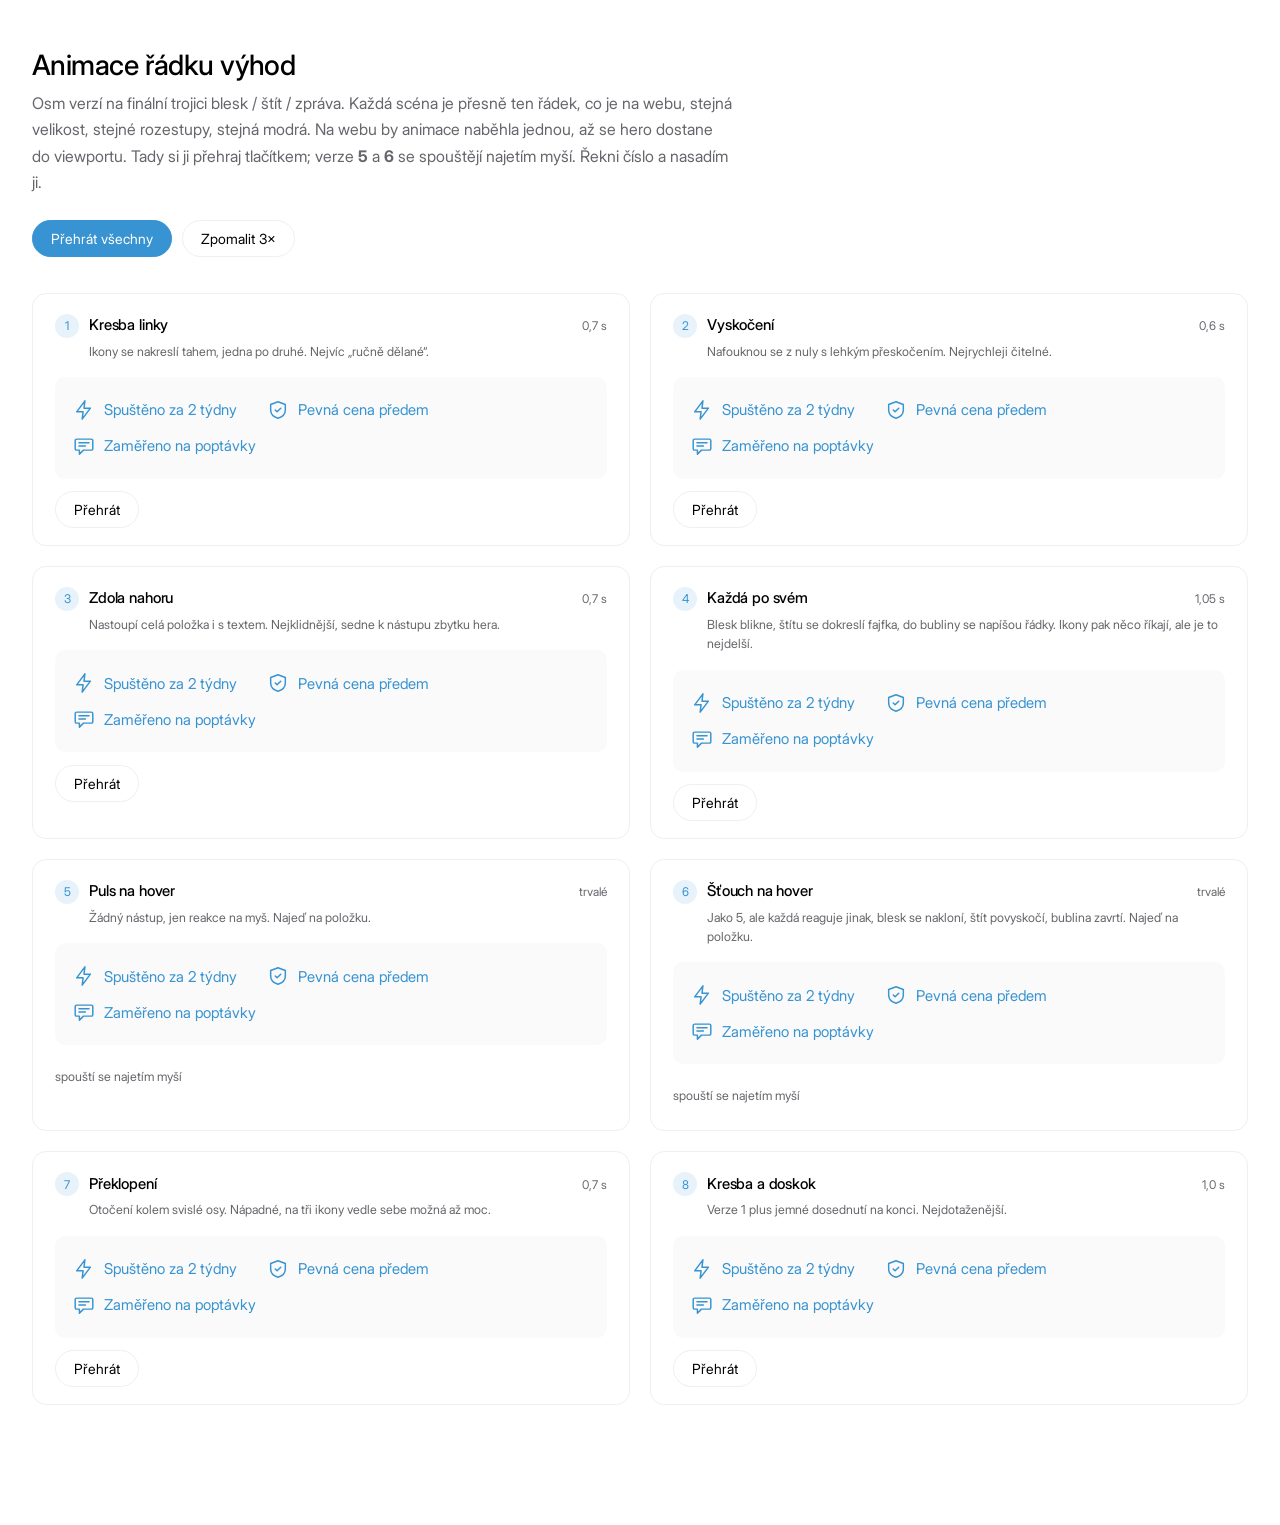
<file: design-previews/animace.html>
<!DOCTYPE html>
<html lang="cs">
<head>
<meta charset="utf-8">
<meta name="viewport" content="width=device-width, initial-scale=1">
<title>Animace ikon - Profiweb</title>
<link rel="preconnect" href="https://fonts.googleapis.com">
<link rel="preconnect" href="https://fonts.gstatic.com" crossorigin>
<link href="https://fonts.googleapis.com/css2?family=Inter:opsz,wght@14..32,300;14..32,400;14..32,500&display=swap" rel="stylesheet">
<style>
  :root {
    --blue:#3793d1; --ink:#000; --muted:#66676c; --line:#efefef; --surface:#fafafa;
    --ease:cubic-bezier(.22,.61,.36,1); --back:cubic-bezier(.34,1.56,.64,1);
  }
  *,*::before,*::after { box-sizing:border-box; }
  body {
    margin:0; padding:48px 32px 120px; background:#fff; color:var(--ink);
    font-family:Inter,system-ui,sans-serif; font-variation-settings:"opsz" 32;
    -webkit-font-smoothing:antialiased;
  }
  h1 { font-size:28px; font-weight:500; letter-spacing:-.02em; margin:0 0 8px; }
  .lede { max-width:70ch; margin:0 0 24px; font-size:16px; line-height:1.65; color:var(--muted); }

  .bar { display:flex; gap:10px; margin:0 0 36px; }
  .btn {
    font:inherit; font-size:14px; cursor:pointer; padding:9px 18px; border-radius:22px;
    border:1px solid var(--line); background:#fff; color:var(--ink);
    transition:background .2s var(--ease), border-color .2s var(--ease);
  }
  .btn:hover { background:var(--surface); border-color:#e0e0e0; }
  .btn--primary { background:var(--blue); border-color:var(--blue); color:#fff; }
  .btn--primary:hover { background:#2f83bd; border-color:#2f83bd; }

  .grid { display:grid; grid-template-columns:repeat(auto-fit,minmax(430px,1fr)); gap:20px; }
  .v { border:1px solid var(--line); border-radius:14px; padding:20px 22px 16px; }
  .v__head { display:flex; align-items:baseline; gap:10px; }
  .v__no {
    display:grid; place-items:center; flex:none; width:24px; height:24px;
    font-size:12px; color:var(--blue); background:#e8f2fa; border-radius:50%;
  }
  .v__name { font-size:15px; font-weight:500; letter-spacing:-.01em; }
  .v__tag { margin-left:auto; font-size:12px; color:var(--muted); }
  .v__note { font-size:12.5px; color:var(--muted); line-height:1.55; margin:4px 0 0 34px; }

  .stage {
    margin:16px 0 12px; padding:22px 18px; background:var(--surface);
    border-radius:10px; min-height:76px; display:flex; align-items:center;
  }
  /* přesně ten řádek výhod, co je na webu, stejná velikost i rozestupy */
  .perks { display:flex; flex-wrap:wrap; gap:14px 30px; margin:0; padding:0; list-style:none; }
  .perks li { display:flex; align-items:center; gap:9px; font-size:15px; color:var(--blue); white-space:nowrap; }
  .perks svg {
    flex:none; width:22px; height:22px; fill:none; stroke:currentColor;
    stroke-width:1.6; stroke-linecap:round; stroke-linejoin:round;
  }
  .v footer { display:flex; align-items:center; gap:12px; min-height:38px; }
  .v footer .hint { font-size:12.5px; color:var(--muted); }

  /* pathLength="1" srovná všechny stopy na stejnou délku, takže jeden keyframe
     nakreslí blesk i bublinu stejně dlouho bez měření v JS */
  .perks path { stroke-dasharray:1; stroke-dashoffset:0; }
  @keyframes draw { from { stroke-dashoffset:1 } to { stroke-dashoffset:0 } }
  @keyframes pop { from { transform:scale(.4); opacity:0 } to { transform:scale(1); opacity:1 } }

  /* 1 - kresba linky */
  [data-v="1"].play path { animation:draw .5s var(--ease) both; }
  [data-v="1"].play li:nth-child(2) path { animation-delay:.11s }
  [data-v="1"].play li:nth-child(3) path { animation-delay:.22s }

  /* 2 - vyskočení */
  [data-v="2"].play svg { animation:pop .45s var(--back) both; }
  [data-v="2"].play li:nth-child(2) svg { animation-delay:.09s }
  [data-v="2"].play li:nth-child(3) svg { animation-delay:.18s }

  /* 3 - zdola nahoru, i s textem */
  @keyframes rise { from { transform:translateY(10px); opacity:0 } to { transform:none; opacity:1 } }
  [data-v="3"].play li { animation:rise .5s var(--ease) both; }
  [data-v="3"].play li:nth-child(2) { animation-delay:.08s }
  [data-v="3"].play li:nth-child(3) { animation-delay:.16s }

  /* 4 - každá po svém: blesk blikne, štítu se dokreslí fajfka, do bubliny se napíšou řádky */
  @keyframes flash {
    0% { transform:scale(.7); opacity:0 }
    45% { transform:scale(1.18); opacity:1 }
    72% { transform:scale(.96) }
    100% { transform:scale(1); opacity:1 }
  }
  [data-v="4"].play li:nth-child(1) svg { animation:flash .55s var(--back) both; }
  [data-v="4"].play li:nth-child(2) [data-p="0"] { animation:draw .45s var(--ease) both; animation-delay:.12s }
  [data-v="4"].play li:nth-child(2) [data-p="1"] { animation:draw .3s var(--ease) both; animation-delay:.5s }
  [data-v="4"].play li:nth-child(3) svg { animation:pop .4s var(--back) both; animation-delay:.28s }
  [data-v="4"].play li:nth-child(3) [data-p="1"] { animation:draw .22s linear both; animation-delay:.66s }
  [data-v="4"].play li:nth-child(3) [data-p="2"] { animation:draw .18s linear both; animation-delay:.86s }

  /* 5 - puls na hover */
  [data-v="5"] svg { transition:transform .28s var(--back); }
  [data-v="5"] li:hover svg { transform:scale(1.18); }

  /* 6 - šťouch na hover, každá jinak */
  [data-v="6"] svg { transition:transform .3s var(--back); }
  [data-v="6"] li:nth-child(1):hover svg { transform:rotate(-10deg) scale(1.1); }
  [data-v="6"] li:nth-child(2):hover svg { transform:translateY(-3px) scale(1.06); }
  @keyframes wiggle { 0%,100% { transform:none } 30% { transform:rotate(6deg) } 65% { transform:rotate(-5deg) } }
  [data-v="6"] li:nth-child(3):hover svg { animation:wiggle .45s var(--ease); }

  /* 7 - překlopení */
  @keyframes flip {
    from { transform:perspective(300px) rotateY(-88deg); opacity:0 }
    to { transform:perspective(300px) rotateY(0); opacity:1 }
  }
  [data-v="7"].play svg { animation:flip .5s var(--ease) both; }
  [data-v="7"].play li:nth-child(2) svg { animation-delay:.1s }
  [data-v="7"].play li:nth-child(3) svg { animation-delay:.2s }

  /* 8 - kresba a doskok */
  @keyframes settle { from { transform:scale(.93) } to { transform:scale(1) } }
  [data-v="8"].play path { animation:draw .45s var(--ease) both; }
  [data-v="8"].play svg { animation:settle .35s var(--back) both; animation-delay:.45s }
  [data-v="8"].play li:nth-child(2) path { animation-delay:.1s }
  [data-v="8"].play li:nth-child(2) svg { animation-delay:.55s }
  [data-v="8"].play li:nth-child(3) path { animation-delay:.2s }
  [data-v="8"].play li:nth-child(3) svg { animation-delay:.65s }

  @media (prefers-reduced-motion:reduce) {
    .perks li, .perks svg, .perks path { animation:none !important; transition:none !important; }
  }
</style>
</head>
<body>

<h1>Animace řádku výhod</h1>
<p class="lede">
  Osm verzí na finální trojici blesk / štít / zpráva. Každá scéna je přesně ten
  řádek, co je na webu, stejná velikost, stejné rozestupy, stejná modrá. Na
  webu by animace naběhla jednou, až se hero dostane do viewportu. Tady si ji
  přehraj tlačítkem; verze <strong>5</strong> a <strong>6</strong> se spouštějí
  najetím myší. Řekni číslo a nasadím ji.
</p>

<div class="bar">
  <button class="btn btn--primary" id="all">Přehrát všechny</button>
  <button class="btn" id="slow">Zpomalit 3×</button>
</div>

<div class="grid" id="grid"></div>

<script>
var LABELS = ["Spuštěno za 2 týdny", "Pevná cena předem", "Zaměřeno na poptávky"];

/* Cesty po jedné, aby šla animovat každá zvlášť, bez toho nejde odškrtnout
   štít až po jeho dokreslení ani napsat řádky v bublině po sobě. */
var ICONS = [
  ['M13 2 4 14h7l-1 8 9-12h-7z'],
  ['M12 3 4 6v6c0 5 3.4 7.6 8 9 4.6-1.4 8-4 8-9V6z', 'm9 12 2 2 4-4'],
  ['M4 4.5h16a1.6 1.6 0 0 1 1.6 1.6v8.8a1.6 1.6 0 0 1-1.6 1.6h-8.6L7 21v-4.5H4a1.6 1.6 0 0 1-1.6-1.6V6.1A1.6 1.6 0 0 1 4 4.5z',
   'M6.5 8.5h11', 'M6.5 12h7']
];

var VERSIONS = [
  { n:"Kresba linky", tag:"0,7 s", hover:false,
    note:"Ikony se nakreslí tahem, jedna po druhé. Nejvíc „ručně dělané“." },
  { n:"Vyskočení", tag:"0,6 s", hover:false,
    note:"Nafouknou se z nuly s lehkým přeskočením. Nejrychleji čitelné." },
  { n:"Zdola nahoru", tag:"0,7 s", hover:false,
    note:"Nastoupí celá položka i s textem. Nejklidnější, sedne k nástupu zbytku hera." },
  { n:"Každá po svém", tag:"1,05 s", hover:false,
    note:"Blesk blikne, štítu se dokreslí fajfka, do bubliny se napíšou řádky. Ikony pak něco říkají, ale je to nejdelší." },
  { n:"Puls na hover", tag:"trvalé", hover:true,
    note:"Žádný nástup, jen reakce na myš. Najeď na položku." },
  { n:"Šťouch na hover", tag:"trvalé", hover:true,
    note:"Jako 5, ale každá reaguje jinak, blesk se nakloní, štít povyskočí, bublina zavrtí. Najeď na položku." },
  { n:"Překlopení", tag:"0,7 s", hover:false,
    note:"Otočení kolem svislé osy. Nápadné, na tři ikony vedle sebe možná až moc." },
  { n:"Kresba a doskok", tag:"1,0 s", hover:false,
    note:"Verze 1 plus jemné dosednutí na konci. Nejdotaženější." }
];

function row() {
  return '<ul class="perks">' + LABELS.map(function (label, i) {
    return '<li><svg viewBox="0 0 24 24" aria-hidden="true">'
      + ICONS[i].map(function (d, p) {
          return '<path data-p="' + p + '" pathLength="1" d="' + d + '"/>';
        }).join('')
      + '</svg><span>' + label + '</span></li>';
  }).join('') + '</ul>';
}

document.getElementById('grid').innerHTML = VERSIONS.map(function (v, i) {
  return '<section class="v" data-v="' + (i + 1) + '">'
    + '<div class="v__head"><span class="v__no">' + (i + 1) + '</span>'
    + '<span class="v__name">' + v.n + '</span>'
    + '<span class="v__tag">' + v.tag + '</span></div>'
    + '<p class="v__note">' + v.note + '</p>'
    + '<div class="stage">' + row() + '</div>'
    + '<footer>'
    + (v.hover ? '<span class="hint">spouští se najetím myší</span>'
               : '<button class="btn" data-play>Přehrát</button>')
    + '</footer></section>';
}).join('');

/* Třídu je nutné sundat, vynutit reflow a nasadit zpět, jinak prohlížeč
   animaci nerestartuje, protože se hodnota vlastnosti nezměnila. */
function play(sec) {
  if (!sec.querySelector('[data-play]')) return;
  sec.classList.remove('play');
  void sec.offsetWidth;
  sec.classList.add('play');
}

document.addEventListener('click', function (e) {
  var b = e.target.closest('[data-play]');
  if (b) play(b.closest('.v'));
});

document.getElementById('all').addEventListener('click', function () {
  document.querySelectorAll('.v').forEach(play);
});

var slowStyle = document.createElement('style');
document.head.appendChild(slowStyle);
var slow = false;

document.getElementById('slow').addEventListener('click', function () {
  slow = !slow;
  slowStyle.textContent = slow
    ? '.v.play li,.v.play svg,.v.play path{animation-duration:1.5s!important}'
      + '[data-v="5"] svg,[data-v="6"] svg{transition-duration:.85s!important}'
      + '[data-v="6"] li:nth-child(3):hover svg{animation-duration:1.35s!important}'
    : '';
  this.textContent = slow ? 'Zpět na normální rychlost' : 'Zpomalit 3×';
  document.querySelectorAll('.v').forEach(play);
});

/* první průchod hned po načtení, ať je co vidět */
document.querySelectorAll('.v').forEach(play);
</script>

</body>
</html>
</file>
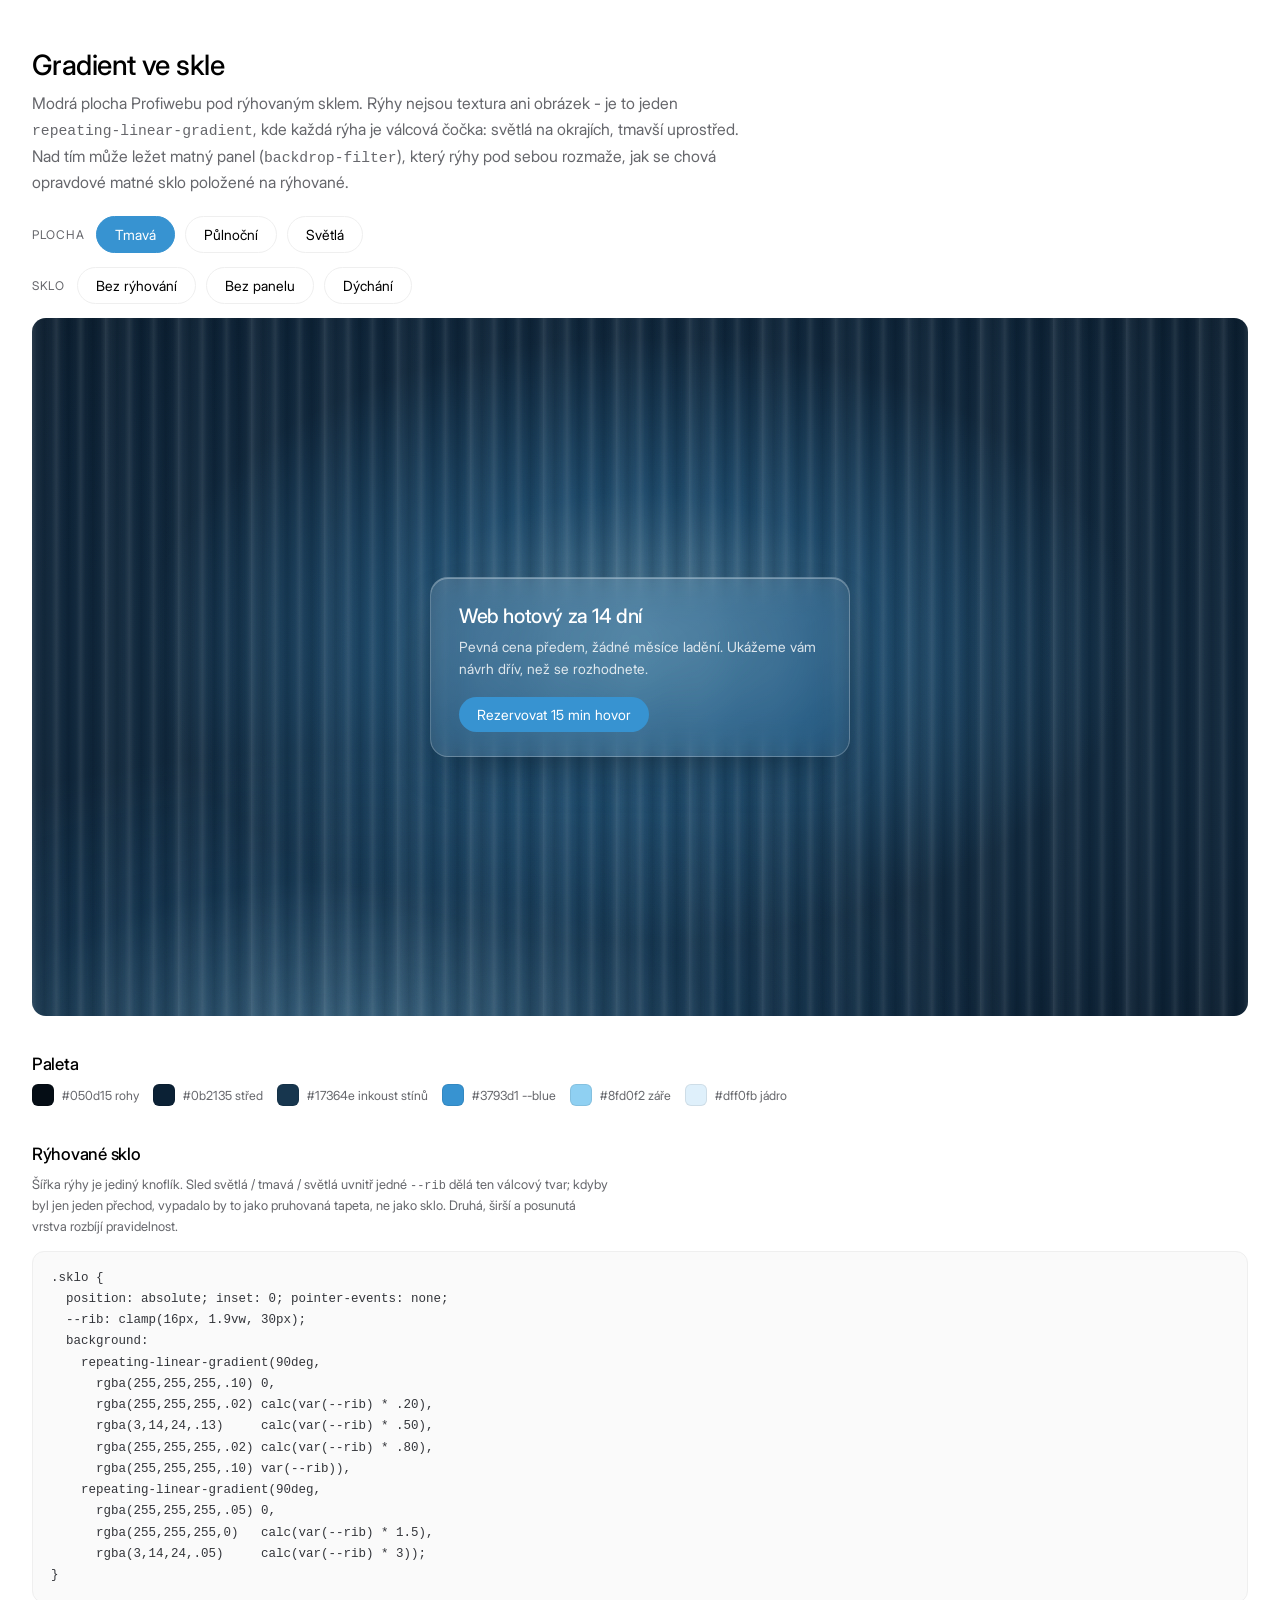
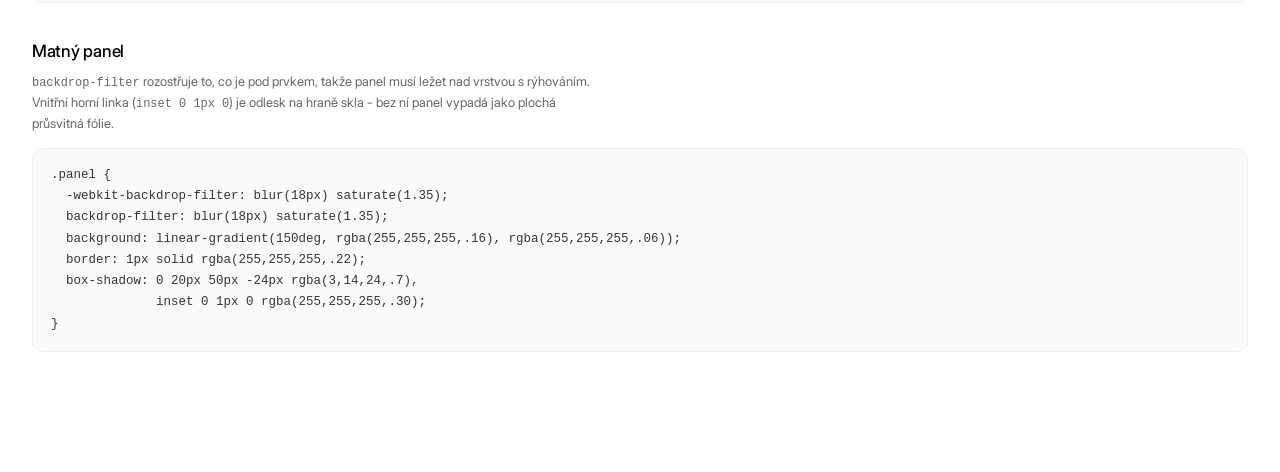
<file: design-previews/gradient-zare.html>
<!DOCTYPE html>
<html lang="cs">
<head>
<meta charset="utf-8">
<meta name="viewport" content="width=device-width, initial-scale=1">
<title>Gradient ve skle - Profiweb</title>
<link rel="preconnect" href="https://fonts.googleapis.com">
<link rel="preconnect" href="https://fonts.gstatic.com" crossorigin>
<link href="https://fonts.googleapis.com/css2?family=Inter:opsz,wght@14..32,300;14..32,400;14..32,500&display=swap" rel="stylesheet">
<style>
  /* Tokeny jsou opsané z ../assets/css/styles.css, aby náhled zůstal
     samostatně otevíratelný bez serveru. Tmavé odstíny jsou odvozené
     z inkoustu stínů webu (rgba(23,54,78)) - je to stejná modrá rodina
     jako --blue, jen posunutá do tmy, takže plocha nevybočí ze značky. */
  :root {
    --blue:#3793d1; --ink:#000; --muted:#66676c; --line:#efefef; --surface:#fafafa;
    --ease:cubic-bezier(.22,.61,.36,1);

    /* tmavá modrá rampa */
    --deep-0:#050d15;   /* nejtmavší rohy */
    --deep-1:#0b2135;
    --deep-2:#17364e;   /* = inkoust stínů webu */
  }
  *,*::before,*::after { box-sizing:border-box; }
  body {
    margin:0; padding:48px 32px 120px; background:#fff; color:var(--ink);
    font-family:Inter,system-ui,sans-serif; font-variation-settings:"opsz" 32;
    -webkit-font-smoothing:antialiased;
  }
  h1 { font-size:28px; font-weight:500; letter-spacing:-.02em; margin:0 0 8px; }
  h2 { font-size:17px; font-weight:500; letter-spacing:-.015em; margin:38px 0 10px; }
  .lede { max-width:72ch; margin:0 0 20px; font-size:16px; line-height:1.65; color:var(--muted); }
  .note { max-width:72ch; margin:0 0 14px; font-size:13px; line-height:1.6; color:var(--muted); }
  code { font:400 .92em/1 ui-monospace,SFMono-Regular,Menlo,Consolas,monospace; }

  .bar { display:flex; gap:10px; align-items:center; flex-wrap:wrap; margin:0 0 14px; }
  .bar__label { font-size:12px; letter-spacing:.06em; text-transform:uppercase; color:var(--muted); margin-right:2px; }
  .bar:last-of-type { margin-bottom:22px; }
  .btn {
    font:inherit; font-size:14px; cursor:pointer; padding:9px 18px; border-radius:22px;
    border:1px solid var(--line); background:#fff; color:var(--ink);
    transition:background .2s var(--ease), border-color .2s var(--ease);
  }
  .btn:hover { background:var(--surface); border-color:#e0e0e0; }
  .btn[aria-pressed="true"] { background:var(--blue); border-color:var(--blue); color:#fff; }

  /* ================================================================
     STAGE - gradient pod sklem
     Vrstvy zdola nahoru:
       1. .stage        barevná plocha (odraz od země + tmavý nádech)
       2. .stage__glow  horké jádro, aby mohlo dýchat samostatně
       3. .stage__glass rýhované sklo - to je ta "glass" vrstva
       4. .stage::after šum proti pruhování
     Poloměry jsou v procentech, takže kompozice drží v jakémkoli formátu.
     ================================================================ */
  .stage {
    position:relative;
    aspect-ratio:1326 / 762;
    border-radius:14px;
    overflow:hidden;
    isolation:isolate;
    display:grid;
    place-items:center;
  }

  /* -- tmavá varianta (výchozí) -- */
  .stage--dark {
    --glow:rgba(143,208,242,.42);
    --glow-mid:rgba(55,147,209,.26);
    background:
      radial-gradient(72% 58% at 26% 106%,
        rgba(124,196,236,.40) 0%, rgba(55,147,209,.13) 44%, rgba(5,13,21,0) 76%),
      radial-gradient(120% 125% at 50% 52%,
        var(--deep-2) 0%, var(--deep-1) 46%, var(--deep-0) 100%);
  }

  /* -- půlnoční: stejná stavba, jen stažená do tmy a bez odrazu vlevo -- */
  .stage--midnight {
    --glow:rgba(143,208,242,.30);
    --glow-mid:rgba(55,147,209,.16);
    background:
      radial-gradient(130% 130% at 50% 50%,
        #0e2941 0%, #071827 48%, #03080d 100%);
  }

  /* -- světlá: pro bílé sekce webu; záře jde do --blue-tint, ne do bílé -- */
  .stage--light {
    --glow:rgba(55,147,209,.30);
    --glow-mid:rgba(55,147,209,.11);
    background:
      radial-gradient(72% 58% at 26% 106%,
        rgba(55,147,209,.22) 0%, rgba(232,242,250,0) 60%),
      radial-gradient(120% 125% at 50% 52%, #ffffff 0%, #eaf3fb 52%, #d2e4f4 100%);
  }

  /* Horké jádro. Vlastní vrstva, ne další položka v background, protože
     jedině tak se dá rozsvěcet nezávisle na zbytku plochy. */
  .stage__glow {
    position:absolute; inset:0; z-index:1; pointer-events:none;
    background:radial-gradient(58% 62% at 50% 46%,
      var(--glow) 0%, var(--glow-mid) 34%, rgba(23,54,78,0) 70%);
  }

  /* -- RÝHOVANÉ SKLO ------------------------------------------------
     Každá rýha je válcová čočka: na okrajích odráží světlo (světlý pruh),
     uprostřed je tlustší a tmavší. Proto ten sled světlá / tmavá / světlá
     uvnitř jedné šířky --rib. Je to jeden repeating-linear-gradient, ne
     kreslené pruhy, takže rýhování zůstává ostré v jakémkoli měřítku.

     Druhá vrstva je širší a posunutá o půl rýhy: dělá nepravidelnost,
     aby plocha nevypadala jako tapeta z jedné opakující se linky. */
  .stage__glass {
    position:absolute; inset:0; z-index:2; pointer-events:none;
    /* Tři knoflíky: šířka rýhy a síla odlesku / jádra. Sklo má gradient
       lámat, ne přebít - jakmile jsou --rib-hi/--rib-lo moc silné,
       přestane to být sklo a začne to být vlnitá lepenka. */
    --rib:clamp(16px, 1.9vw, 30px);
    --rib-hi:rgba(255,255,255,.09);
    --rib-hi-soft:rgba(255,255,255,.02);
    --rib-lo:rgba(3,14,24,.11);
    --rib-wide-hi:rgba(255,255,255,.04);
    --rib-wide-lo:rgba(3,14,24,.045);
    background:
      repeating-linear-gradient(90deg,
        var(--rib-hi)      0,
        var(--rib-hi-soft) calc(var(--rib) * .20),
        var(--rib-lo)      calc(var(--rib) * .50),
        var(--rib-hi-soft) calc(var(--rib) * .80),
        var(--rib-hi)      var(--rib)),
      repeating-linear-gradient(90deg,
        var(--rib-wide-hi) 0,
        rgba(255,255,255,0) calc(var(--rib) * 1.5),
        var(--rib-wide-lo) calc(var(--rib) * 3));
  }
  /* Na světlé ploše musí být sklo výrazně jemnější: tmavá jádra rýh by na
     bílé působila jako špína a silné odlesky gradient úplně vybílí. */
  .stage--light .stage__glass {
    --rib-hi:rgba(255,255,255,.26);
    --rib-hi-soft:rgba(255,255,255,.05);
    --rib-lo:rgba(23,54,78,.045);
    --rib-wide-hi:rgba(255,255,255,.07);
    --rib-wide-lo:rgba(23,54,78,.02);
  }
  .stage.is-flat .stage__glass { display:none; }

  /* Jemný šum: gradient bez něj na velkých plochách pruhuje (banding).
     Kryje se přes overlay, takže ve světlé i tmavé variantě sedí stejně. */
  .stage::after {
    content:"";
    position:absolute; inset:0; pointer-events:none; z-index:3;
    opacity:.055;
    mix-blend-mode:overlay;
    background-image:url("data:image/svg+xml,%3Csvg xmlns='http://www.w3.org/2000/svg' width='140' height='140'%3E%3Cfilter id='n'%3E%3CfeTurbulence type='fractalNoise' baseFrequency='.85' numOctaves='3'/%3E%3C/filter%3E%3Crect width='140' height='140' filter='url(%23n)'/%3E%3C/svg%3E");
  }
  /* Na světlé ploše overlay skoro nic neudělá - rozdíly mezi sousedními
     kroky gradientu jsou tam menší, takže prstence prosvítaly. Multiply
     na vyšší krytí je rozbije, aniž by plocha zšedla. */
  .stage--light::after { opacity:.10; mix-blend-mode:multiply; }

  /* Dýchání záře. Mírné - je to pozadí, ne animace. */
  .stage.is-pulsing .stage__glow { animation:glow-breathe 7s var(--ease) infinite; }
  @keyframes glow-breathe {
    0%, 100% { opacity:.78; transform:scale(.97); }
    50%      { opacity:1;   transform:scale(1.03); }
  }
  @media (prefers-reduced-motion: reduce) {
    .stage.is-pulsing .stage__glow { animation:none; }
  }

  /* -- MATNÝ PANEL --------------------------------------------------
     Druhý druh skla: nerozostřuje se sám, rozostřuje to pod sebou
     (backdrop-filter). Leží nad rýhováním, takže rýhy pod ním změknou
     - přesně jak se chová opravdové matné sklo položené na rýhované.
     Panel je tu proto, aby bylo vidět, jestli je na ploše čitelný text. */
  .panel {
    position:relative; z-index:4;
    width:min(46%, 420px);
    padding:26px 28px 24px;
    border-radius:18px;
    -webkit-backdrop-filter:blur(18px) saturate(1.35);
    backdrop-filter:blur(18px) saturate(1.35);
    background:linear-gradient(150deg, rgba(255,255,255,.16), rgba(255,255,255,.06));
    border:1px solid rgba(255,255,255,.22);
    box-shadow:0 20px 50px -24px rgba(3,14,24,.7), inset 0 1px 0 rgba(255,255,255,.30);
    color:#fff;
  }
  .stage--light .panel {
    background:linear-gradient(150deg, rgba(255,255,255,.62), rgba(255,255,255,.34));
    border-color:rgba(255,255,255,.75);
    box-shadow:0 20px 50px -26px rgba(23,54,78,.35), inset 0 1px 0 rgba(255,255,255,.9);
    color:#11212e;
  }
  .panel__title { font-size:20px; font-weight:500; letter-spacing:-.02em; margin:0 0 8px; }
  .panel__text { font-size:14px; line-height:1.6; margin:0; opacity:.82; }
  .panel__cta {
    display:inline-block; margin-top:16px; padding:9px 18px; border-radius:999px;
    font-size:14px; background:var(--blue); color:#fff;
  }
  .stage.is-bare .panel { display:none; }

  /* ---------------------------------------------------------------- kód */
  .code {
    margin:10px 0 0; padding:16px 18px; border:1px solid var(--line); border-radius:12px;
    background:var(--surface); overflow-x:auto;
    font:400 12.5px/1.7 ui-monospace,SFMono-Regular,Menlo,Consolas,monospace;
    color:#33353a; white-space:pre;
  }
  .swatches { display:flex; gap:14px; flex-wrap:wrap; margin:10px 0 0; }
  .sw { display:flex; align-items:center; gap:8px; font-size:12.5px; color:var(--muted); }
  .sw i { width:22px; height:22px; border-radius:6px; border:1px solid rgba(0,0,0,.08); }
</style>
</head>
<body>

<h1>Gradient ve skle</h1>
<p class="lede">
  Modrá plocha Profiwebu pod rýhovaným sklem. Rýhy nejsou textura ani obrázek -
  je to jeden <code>repeating-linear-gradient</code>, kde každá rýha je válcová
  čočka: světlá na okrajích, tmavší uprostřed. Nad tím může ležet matný panel
  (<code>backdrop-filter</code>), který rýhy pod sebou rozmaže, jak se chová
  opravdové matné sklo položené na rýhované.
</p>

<div class="bar">
  <span class="bar__label">Plocha</span>
  <button class="btn" type="button" data-bg="dark" aria-pressed="true">Tmavá</button>
  <button class="btn" type="button" data-bg="midnight" aria-pressed="false">Půlnoční</button>
  <button class="btn" type="button" data-bg="light" aria-pressed="false">Světlá</button>
</div>
<div class="bar">
  <span class="bar__label">Sklo</span>
  <button class="btn" type="button" data-toggle="is-flat" aria-pressed="false">Bez rýhování</button>
  <button class="btn" type="button" data-toggle="is-bare" aria-pressed="false">Bez panelu</button>
  <button class="btn" type="button" data-toggle="is-pulsing" aria-pressed="false">Dýchání</button>
</div>

<div class="stage stage--dark" id="stage">
  <span class="stage__glow" aria-hidden="true"></span>
  <span class="stage__glass" aria-hidden="true"></span>
  <div class="panel">
    <p class="panel__title">Web hotový za 14 dní</p>
    <p class="panel__text">
      Pevná cena předem, žádné měsíce ladění. Ukážeme vám návrh dřív,
      než se rozhodnete.
    </p>
    <span class="panel__cta">Rezervovat 15 min hovor</span>
  </div>
</div>

<h2>Paleta</h2>
<div class="swatches">
  <span class="sw"><i style="background:#050d15"></i>#050d15 rohy</span>
  <span class="sw"><i style="background:#0b2135"></i>#0b2135 střed</span>
  <span class="sw"><i style="background:#17364e"></i>#17364e inkoust stínů</span>
  <span class="sw"><i style="background:#3793d1"></i>#3793d1 --blue</span>
  <span class="sw"><i style="background:#8fd0f2"></i>#8fd0f2 záře</span>
  <span class="sw"><i style="background:#dff0fb"></i>#dff0fb jádro</span>
</div>

<h2>Rýhované sklo</h2>
<p class="note">
  Šířka rýhy je jediný knoflík. Sled světlá / tmavá / světlá uvnitř jedné
  <code>--rib</code> dělá ten válcový tvar; kdyby byl jen jeden přechod,
  vypadalo by to jako pruhovaná tapeta, ne jako sklo. Druhá, širší a
  posunutá vrstva rozbíjí pravidelnost.
</p>
<pre class="code">.sklo {
  position: absolute; inset: 0; pointer-events: none;
  --rib: clamp(16px, 1.9vw, 30px);
  background:
    repeating-linear-gradient(90deg,
      rgba(255,255,255,.10) 0,
      rgba(255,255,255,.02) calc(var(--rib) * .20),
      rgba(3,14,24,.13)     calc(var(--rib) * .50),
      rgba(255,255,255,.02) calc(var(--rib) * .80),
      rgba(255,255,255,.10) var(--rib)),
    repeating-linear-gradient(90deg,
      rgba(255,255,255,.05) 0,
      rgba(255,255,255,0)   calc(var(--rib) * 1.5),
      rgba(3,14,24,.05)     calc(var(--rib) * 3));
}</pre>

<h2>Matný panel</h2>
<p class="note">
  <code>backdrop-filter</code> rozostřuje to, co je pod prvkem, takže panel
  musí ležet nad vrstvou s rýhováním. Vnitřní horní linka
  (<code>inset 0 1px 0</code>) je odlesk na hraně skla - bez ní panel vypadá
  jako plochá průsvitná fólie.
</p>
<pre class="code">.panel {
  -webkit-backdrop-filter: blur(18px) saturate(1.35);
  backdrop-filter: blur(18px) saturate(1.35);
  background: linear-gradient(150deg, rgba(255,255,255,.16), rgba(255,255,255,.06));
  border: 1px solid rgba(255,255,255,.22);
  box-shadow: 0 20px 50px -24px rgba(3,14,24,.7),
              inset 0 1px 0 rgba(255,255,255,.30);
}</pre>

<script>
  var stage = document.getElementById('stage');
  var bgBtns = document.querySelectorAll('[data-bg]');

  bgBtns.forEach(function (btn) {
    btn.addEventListener('click', function () {
      bgBtns.forEach(function (b) { b.setAttribute('aria-pressed', String(b === btn)); });
      /* Přepisuje se jen barevná varianta; přepínače skla drží dál. */
      stage.classList.remove('stage--dark', 'stage--midnight', 'stage--light');
      stage.classList.add('stage--' + btn.dataset.bg);
    });
  });

  document.querySelectorAll('[data-toggle]').forEach(function (btn) {
    btn.addEventListener('click', function () {
      var on = stage.classList.toggle(btn.dataset.toggle);
      btn.setAttribute('aria-pressed', String(on));
    });
  });
</script>

</body>
</html>
</file>
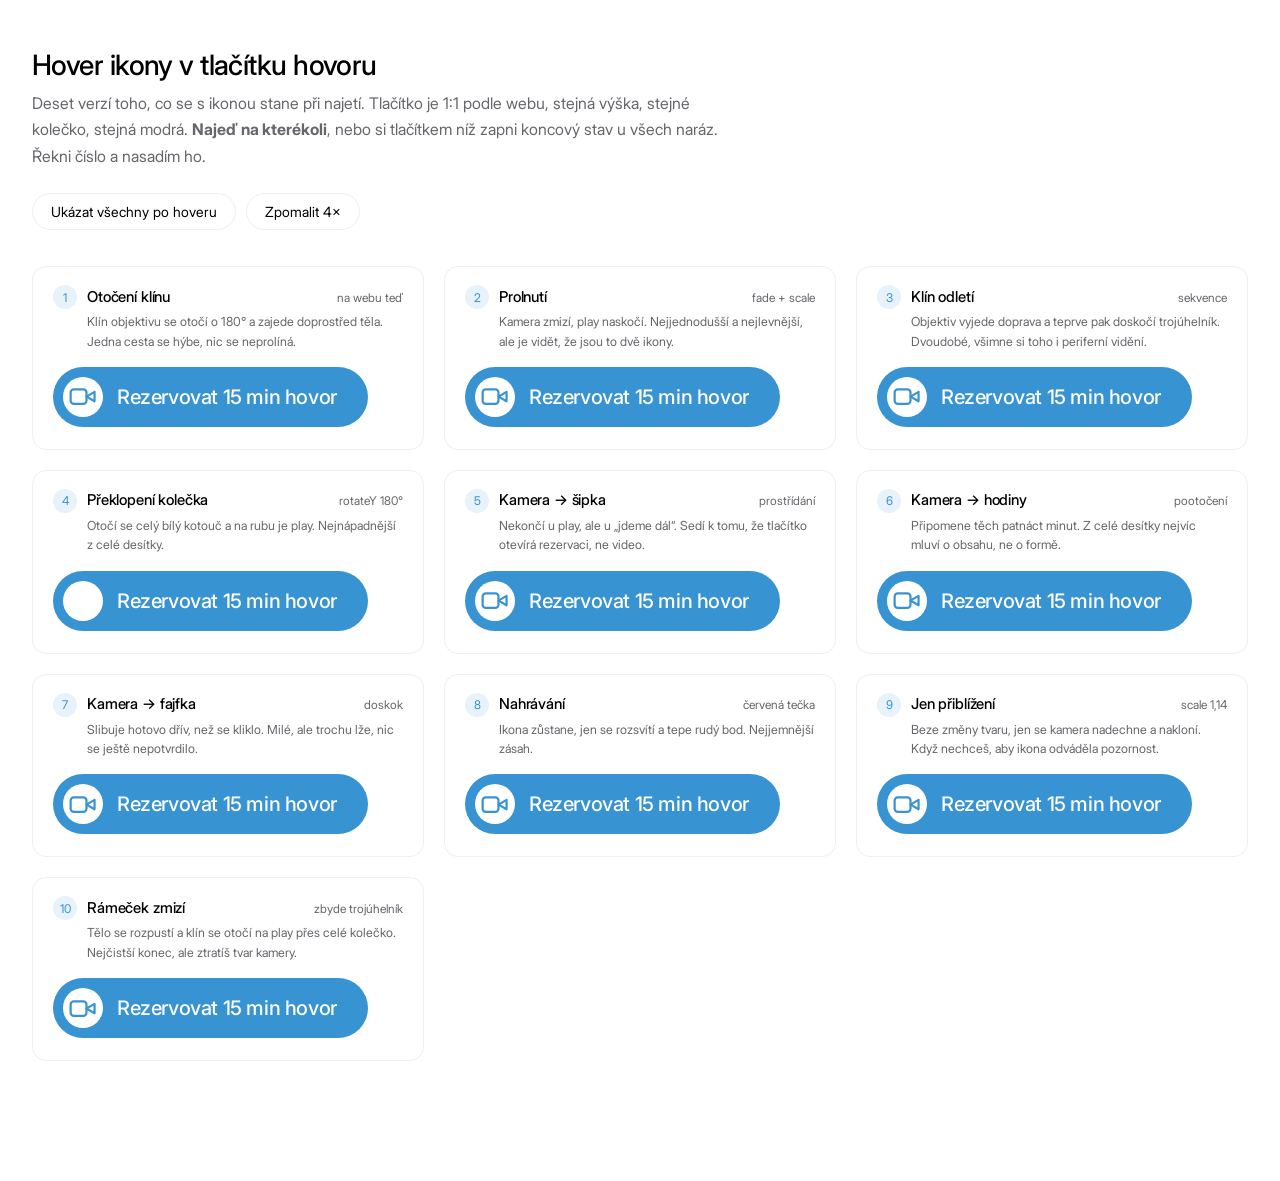
<file: design-previews/hover-ikony.html>
<!DOCTYPE html>
<html lang="cs">
<head>
<meta charset="utf-8">
<meta name="viewport" content="width=device-width, initial-scale=1">
<title>Hover ikony v CTA - Profiweb</title>
<link rel="preconnect" href="https://fonts.googleapis.com">
<link rel="preconnect" href="https://fonts.gstatic.com" crossorigin>
<link href="https://fonts.googleapis.com/css2?family=Inter:opsz,wght@14..32,300;14..32,400;14..32,500&display=swap" rel="stylesheet">
<style>
  :root {
    --blue:#3793d1; --blue-hover:#2f83bd; --ink:#17364e; --muted:#66676c;
    --line:#efefef; --surface:#fafafa; --paper:#fff; --red:#e5484d;
    --t-base:.26s; --ease:cubic-bezier(.4,0,.2,1);
  }
  *,*::before,*::after { box-sizing:border-box; }
  body {
    margin:0; padding:48px 32px 120px; background:#fff; color:#000;
    font-family:Inter,system-ui,sans-serif; font-variation-settings:"opsz" 32;
    -webkit-font-smoothing:antialiased;
  }
  h1 { font-size:28px; font-weight:500; letter-spacing:-.02em; margin:0 0 8px; }
  .lede { max-width:70ch; margin:0 0 24px; font-size:16px; line-height:1.65; color:var(--muted); }

  .bar { display:flex; gap:10px; margin:0 0 36px; }
  .ctl {
    font:inherit; font-size:14px; cursor:pointer; padding:9px 18px; border-radius:22px;
    border:1px solid var(--line); background:#fff; color:#000;
    transition:background .2s var(--ease), border-color .2s var(--ease);
  }
  .ctl:hover { background:var(--surface); border-color:#e0e0e0; }
  .ctl[aria-pressed="true"] { background:var(--blue); border-color:var(--blue); color:#fff; }

  .grid { display:grid; grid-template-columns:repeat(auto-fit,minmax(370px,1fr)); gap:20px; }
  .card { border:1px solid var(--line); border-radius:14px; padding:18px 20px 22px; }
  .card__head { display:flex; align-items:baseline; gap:10px; }
  .card__no {
    display:grid; place-items:center; flex:none; width:24px; height:24px;
    font-size:12px; color:var(--blue); background:#e8f2fa; border-radius:50%;
  }
  .card__name { font-size:15px; font-weight:500; letter-spacing:-.01em; }
  .card__spec { margin-left:auto; font-size:12px; color:var(--muted); }
  .card__note { font-size:12.5px; color:var(--muted); line-height:1.55; margin:3px 0 16px 34px; }

  /* ---- tlačítko 1:1 podle webu ---------------------------------------- */
  .btn {
    display:inline-flex; align-items:center; justify-content:center;
    height:60px; padding-inline:31px; padding-left:10px; gap:14px;
    border-radius:45px; background:var(--blue); color:#fff;
    font:500 20px/normal Inter,system-ui,sans-serif; letter-spacing:-.02em;
    white-space:nowrap; text-decoration:none; cursor:pointer;
    transition:background-color .16s ease;
  }
  .btn:hover { background:var(--blue-hover); }
  .badge {
    position:relative; display:grid; place-items:center; flex:none;
    width:40px; height:40px; border-radius:50%;
    background:var(--paper); color:var(--blue);
  }
  .ic {
    position:absolute; inset:0; margin:auto; width:78%; height:78%;
    fill:none; stroke:currentColor; stroke-width:1.7;
    stroke-linecap:round; stroke-linejoin:round;
  }
  /* druhá ikona čeká schovaná, dokud ji varianta nezavolá */
  .ic--alt { opacity:0; }

  /* skupina drží srovnání na střed: s klínem je těžiště jinde než bez něj */
  .cam { transform-box:view-box; transform:translate(.4px,0); transition:transform var(--t-base) var(--ease); }
  .lens { transform-box:fill-box; transform-origin:center;
          transition:transform var(--t-base) var(--ease), stroke-width var(--t-base) var(--ease); }

  /* ---- 1 · otočení klínu (to, co je na webu) --------------------------- */
  .h1x:hover .cam  { transform:translate(3.5px,0); }
  .h1x:hover .lens { transform:translate(-8.9px,0) rotate(180deg) scale(.8); stroke-width:2.125; }

  /* ---- 2 · prolnutí ---------------------------------------------------- */
  .h2x .ic { transition:opacity var(--t-base) var(--ease), transform var(--t-base) var(--ease); }
  .h2x:hover .ic--cam { opacity:0; transform:scale(.8); }
  .h2x:hover .ic--alt { opacity:1; }
  .h2x .ic--alt { transform:scale(1.2); }

  /* ---- 3 · klín odjede, trojúhelník naskočí ---------------------------- */
  .h3x .lens { transition:transform .2s var(--ease), opacity .2s var(--ease); }
  .h3x .ic--alt { transition:opacity .2s var(--ease) .16s, transform .26s cubic-bezier(.34,1.56,.64,1) .16s; transform:scale(.3); }
  .h3x:hover .lens { transform:translate(9px,0); opacity:0; }
  .h3x:hover .cam { transform:translate(3.5px,0); }
  .h3x:hover .ic--alt { opacity:1; transform:none; }

  /* ---- 4 · překlopení kolečka ------------------------------------------ */
  .h4x .badge { transform-style:preserve-3d; transition:transform .42s var(--ease); }
  .h4x .ic { backface-visibility:hidden; }
  .h4x .ic--alt { opacity:1; transform:rotateY(180deg); }
  .h4x:hover .badge { transform:rotateY(180deg); }

  /* ---- 5 · kamera → šipka ---------------------------------------------- */
  .h5x .ic { transition:opacity .2s var(--ease), transform .28s var(--ease); }
  .h5x:hover .ic--cam { opacity:0; transform:translateX(-8px); }
  .h5x .ic--alt { transform:translateX(8px); }
  .h5x:hover .ic--alt { opacity:1; transform:none; }

  /* ---- 6 · kamera → hodiny --------------------------------------------- */
  .h6x .ic { transition:opacity .22s var(--ease), transform .3s var(--ease); }
  .h6x:hover .ic--cam { opacity:0; transform:rotate(-25deg) scale(.7); }
  .h6x .ic--alt { transform:rotate(25deg) scale(.7); }
  .h6x:hover .ic--alt { opacity:1; transform:none; }

  /* ---- 7 · kamera → fajfka --------------------------------------------- */
  .h7x .ic { transition:opacity .18s var(--ease), transform .26s cubic-bezier(.34,1.56,.64,1); }
  .h7x:hover .ic--cam { opacity:0; transform:scale(.6); }
  .h7x .ic--alt { transform:scale(.6); }
  .h7x:hover .ic--alt { opacity:1; transform:none; }

  /* ---- 8 · nahrávání ---------------------------------------------------- */
  .h8x .rec { fill:var(--red); stroke:none; opacity:0; transform-box:fill-box; transform-origin:center;
              transform:scale(.2); transition:opacity .2s var(--ease), transform .3s cubic-bezier(.34,1.56,.64,1); }
  .h8x:hover .rec { opacity:1; transform:none; animation:rec-pulse 1.4s ease-in-out .3s infinite; }
  @keyframes rec-pulse { 0%,100% { opacity:1 } 50% { opacity:.35 } }

  /* ---- 9 · jen přiblížení ----------------------------------------------- */
  .h9x .ic--cam { transition:transform .3s cubic-bezier(.34,1.56,.64,1); transform-origin:center; }
  .h9x:hover .ic--cam { transform:scale(1.14) rotate(-5deg); }

  /* ---- 10 · rámeček zmizí, zbyde trojúhelník ---------------------------- */
  .h10x .camBody { transform-box:fill-box; transform-origin:center;
                   transition:opacity .22s var(--ease), transform .3s var(--ease); }
  .h10x:hover .camBody { opacity:0; transform:scale(1.3); }
  .h10x:hover .cam { transform:translate(3.5px,0); }
  .h10x:hover .lens { transform:translate(-8.9px,0) rotate(180deg) scale(1.15); stroke-width:1.48; }

  @media (prefers-reduced-motion:reduce) { .card * { transition:none !important; animation:none !important; } }
</style>
</head>
<body>

<h1>Hover ikony v tlačítku hovoru</h1>
<p class="lede">
  Deset verzí toho, co se s ikonou stane při najetí. Tlačítko je 1:1 podle webu,
  stejná výška, stejné kolečko, stejná modrá. <strong>Najeď na kterékoli</strong>,
  nebo si tlačítkem níž zapni koncový stav u všech naráz. Řekni číslo a nasadím ho.
</p>

<div class="bar">
  <button class="ctl" id="freeze" aria-pressed="false">Ukázat všechny po hoveru</button>
  <button class="ctl" id="slow" aria-pressed="false">Zpomalit 4×</button>
</div>

<div class="grid" id="grid"></div>

<script>
/* Kamera: tělo a klín zvlášť, ať jde klínem hýbat samostatně. */
var CAM = '<svg class="ic ic--cam" viewBox="0 0 24 24" aria-hidden="true"><g class="cam">'
  + '<rect class="camBody" x="2.4" y="6.4" width="12.2" height="11.2" rx="2.4"/>'
  + '<path class="lens" d="M20.8 8.4v7.2L14.6 12z"/>'
  + '</g></svg>';

/* Kamera s červenou tečkou pro variantu „nahrávání“. */
var CAM_REC = '<svg class="ic ic--cam" viewBox="0 0 24 24" aria-hidden="true"><g class="cam">'
  + '<rect class="camBody" x="2.4" y="6.4" width="12.2" height="11.2" rx="2.4"/>'
  + '<path class="lens" d="M20.8 8.4v7.2L14.6 12z"/>'
  + '<circle class="rec" cx="6.4" cy="10.4" r="1.7"/>'
  + '</g></svg>';

function alt(inner) { return '<svg class="ic ic--alt" viewBox="0 0 24 24" aria-hidden="true">' + inner + '</svg>'; }

/* Trojúhelník je posunutý 0,3 za geometrický střed, mířící doprava nese
   hmotu vlevo a na přesném středu vypadá odsunutý. */
var PLAY_TRI  = alt('<path d="M8.5 7.2 16.4 12 8.5 16.8z"/>');
var PLAY_BOX  = alt('<rect x="2.9" y="6.4" width="12.2" height="11.2" rx="2.4" transform="translate(3.5)"/>'
                  + '<path d="M9.9 9.7 14 12l-4.1 2.3z" transform="translate(3.5)"/>');
var ARROW     = alt('<path d="M4 12h15"/><path d="m13 6 6 6-6 6"/>');
var CLOCK     = alt('<path d="M12 21a9 9 0 1 0 0-18 9 9 0 0 0 0 18z"/><path d="M12 7.4V12l3.2 1.9"/>');
var CHECK     = alt('<path d="m5 12.4 4.6 4.6L19 7.6"/>');

var V = [
  { n:"Otočení klínu", spec:"na webu teď", cls:"h1x", ic:CAM,
    note:"Klín objektivu se otočí o 180° a zajede doprostřed těla. Jedna cesta se hýbe, nic se neprolíná." },
  { n:"Prolnutí", spec:"fade + scale", cls:"h2x", ic:CAM + PLAY_BOX,
    note:"Kamera zmizí, play naskočí. Nejjednodušší a nejlevnější, ale je vidět, že jsou to dvě ikony." },
  { n:"Klín odletí", spec:"sekvence", cls:"h3x", ic:CAM + PLAY_TRI,
    note:"Objektiv vyjede doprava a teprve pak doskočí trojúhelník. Dvoudobé, všimne si toho i periferní vidění." },
  { n:"Překlopení kolečka", spec:"rotateY 180°", cls:"h4x", ic:CAM + PLAY_BOX,
    note:"Otočí se celý bílý kotouč a na rubu je play. Nejnápadnější z celé desítky." },
  { n:"Kamera → šipka", spec:"prostřídání", cls:"h5x", ic:CAM + ARROW,
    note:"Nekončí u play, ale u „jdeme dál“. Sedí k tomu, že tlačítko otevírá rezervaci, ne video." },
  { n:"Kamera → hodiny", spec:"pootočení", cls:"h6x", ic:CAM + CLOCK,
    note:"Připomene těch patnáct minut. Z celé desítky nejvíc mluví o obsahu, ne o formě." },
  { n:"Kamera → fajfka", spec:"doskok", cls:"h7x", ic:CAM + CHECK,
    note:"Slibuje hotovo dřív, než se kliklo. Milé, ale trochu lže, nic se ještě nepotvrdilo." },
  { n:"Nahrávání", spec:"červená tečka", cls:"h8x", ic:CAM_REC,
    note:"Ikona zůstane, jen se rozsvítí a tepe rudý bod. Nejjemnější zásah." },
  { n:"Jen přiblížení", spec:"scale 1,14", cls:"h9x", ic:CAM,
    note:"Beze změny tvaru, jen se kamera nadechne a nakloní. Když nechceš, aby ikona odváděla pozornost." },
  { n:"Rámeček zmizí", spec:"zbyde trojúhelník", cls:"h10x", ic:CAM,
    note:"Tělo se rozpustí a klín se otočí na play přes celé kolečko. Nejčistší konec, ale ztratíš tvar kamery." }
];

document.getElementById('grid').innerHTML = V.map(function (v, i) {
  return '<section class="card">'
    + '<div class="card__head"><span class="card__no">' + (i + 1) + '</span>'
    + '<span class="card__name">' + v.n + '</span>'
    + '<span class="card__spec">' + v.spec + '</span></div>'
    + '<p class="card__note">' + v.note + '</p>'
    + '<a class="btn ' + v.cls + '" href="#" onclick="return false">'
    +   '<span class="badge">' + v.ic + '</span>'
    +   '<span>Rezervovat 15 min hovor</span>'
    + '</a>'
    + '</section>';
}).join('');

/* :hover ve statickém snímku nevyvoláš, tak koncový stav umíme i vynutit,
   pravidla se zkopírují a :hover se v nich nahradí třídou. */
var forced = document.createElement('style');
document.head.appendChild(forced);

var freeze = document.getElementById('freeze');
freeze.addEventListener('click', function () {
  var on = freeze.getAttribute('aria-pressed') !== 'true';
  freeze.setAttribute('aria-pressed', String(on));
  freeze.textContent = on ? 'Zpět do klidu' : 'Ukázat všechny po hoveru';

  if (!on) { forced.textContent = ''; return; }
  var out = [];
  [].forEach.call(document.styleSheets, function (sheet) {
    var rules;
    try { rules = sheet.cssRules; } catch (e) { return; }   /* cizí původ */
    [].forEach.call(rules, function (r) {
      if (r.selectorText && r.selectorText.indexOf(':hover') > -1
          && r.selectorText.indexOf('.h') > -1) {
        out.push(r.cssText.split(':hover').join('.forced'));
      }
    });
  });
  forced.textContent = out.join('\n');
  document.querySelectorAll('.btn').forEach(function (b) { b.classList.add('forced'); });
});

var slow = document.getElementById('slow');
var slowStyle = document.createElement('style');
document.head.appendChild(slowStyle);
slow.addEventListener('click', function () {
  var on = slow.getAttribute('aria-pressed') !== 'true';
  slow.setAttribute('aria-pressed', String(on));
  slow.textContent = on ? 'Zpět na normál' : 'Zpomalit 4×';
  slowStyle.textContent = on
    ? '.card *{transition-duration:1.1s!important;transition-delay:0s!important}'
      + '.card .ic--alt{transition-delay:.6s!important}'
    : '';
});
</script>

</body>
</html>
</file>
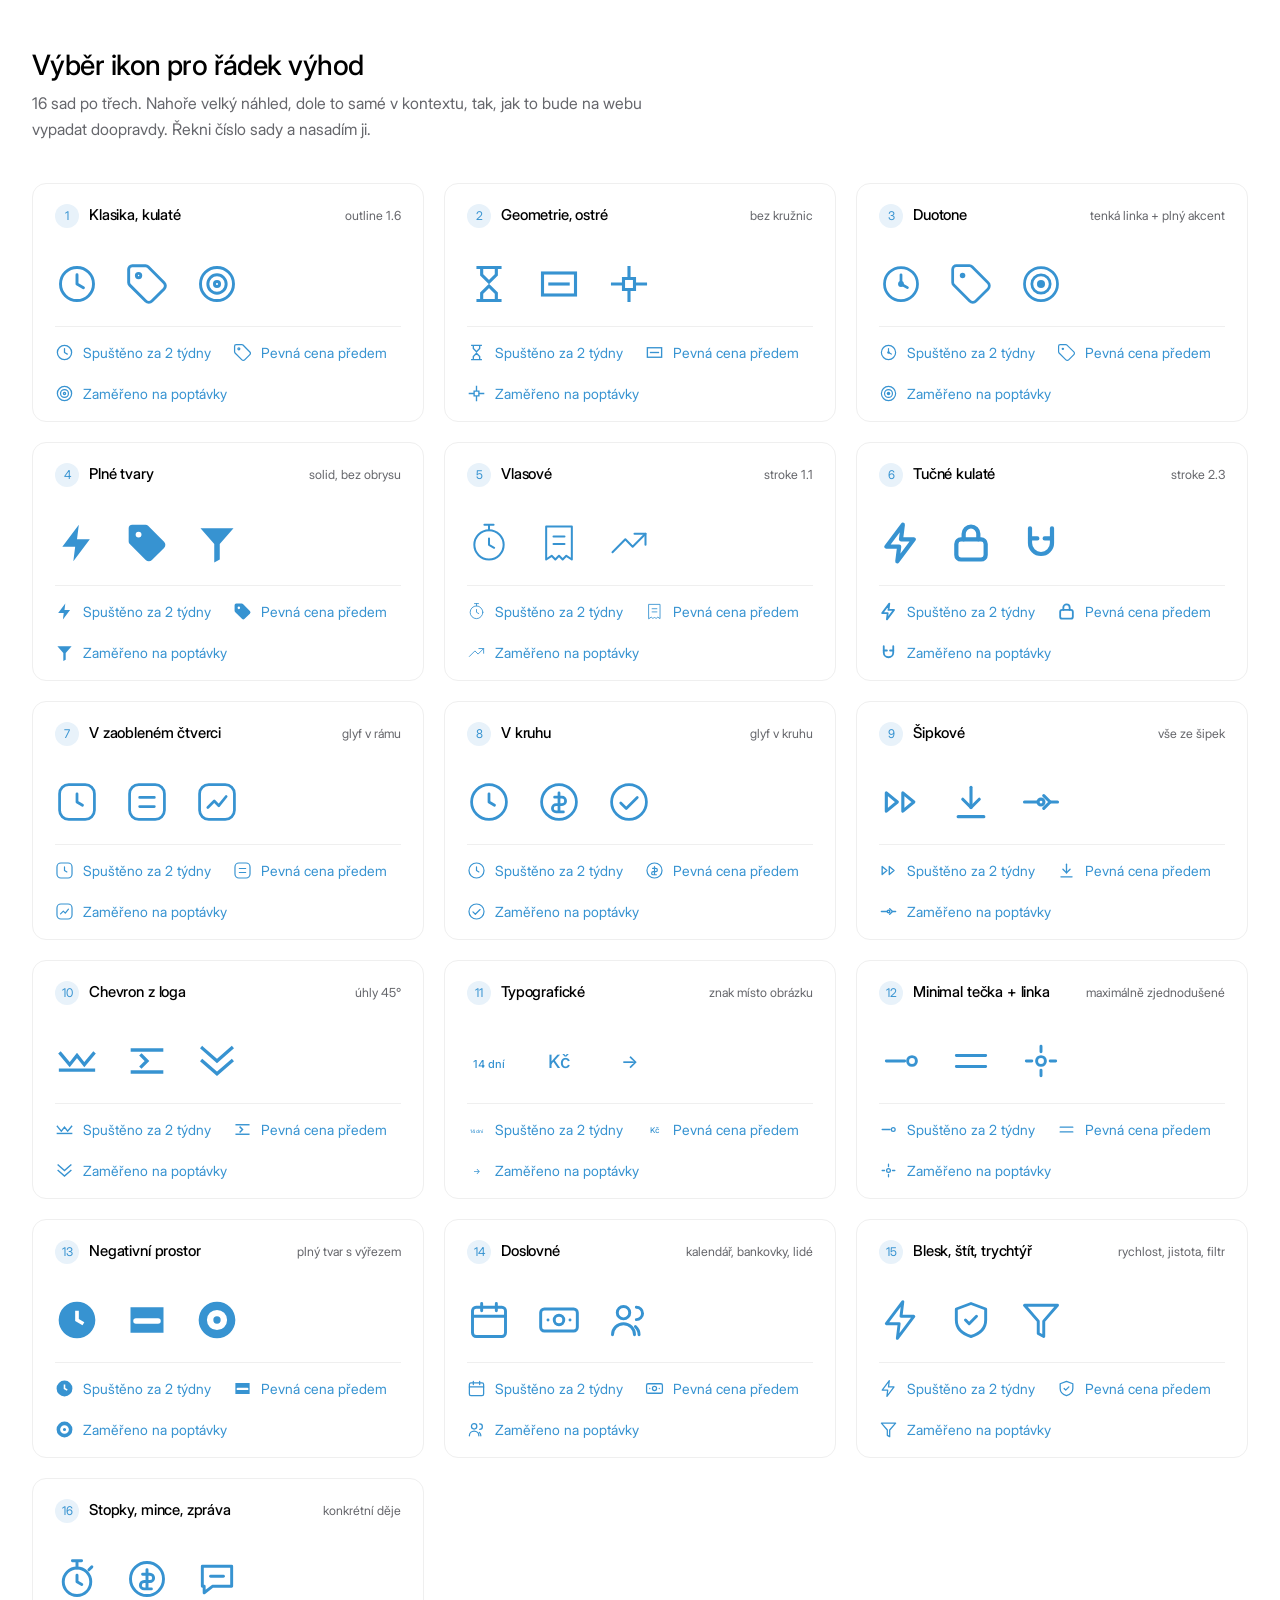
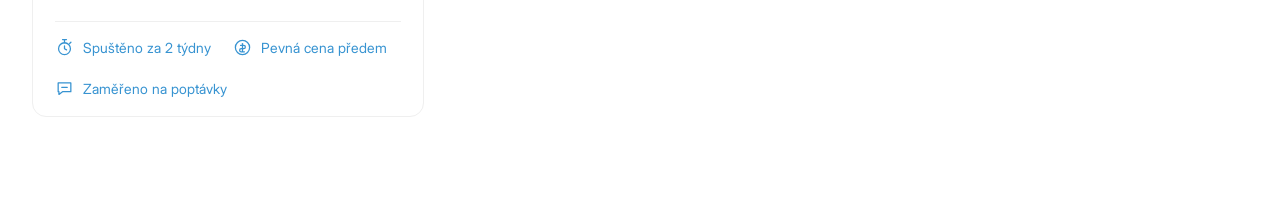
<file: design-previews/ikony.html>
<!DOCTYPE html>
<html lang="cs">
<head>
<meta charset="utf-8">
<meta name="viewport" content="width=device-width, initial-scale=1">
<title>Výběr ikon - Profiweb</title>
<link rel="preconnect" href="https://fonts.googleapis.com">
<link rel="preconnect" href="https://fonts.gstatic.com" crossorigin>
<link href="https://fonts.googleapis.com/css2?family=Inter:opsz,wght@14..32,300;14..32,400;14..32,500&display=swap" rel="stylesheet">
<style>
  :root { --blue:#3793d1; --ink:#000; --muted:#66676c; --line:#efefef; --surface:#fafafa; }
  *,*::before,*::after { box-sizing:border-box; }
  body {
    margin:0; padding:48px 32px 96px; background:#fff; color:var(--ink);
    font-family:Inter,system-ui,sans-serif; font-variation-settings:"opsz" 32;
    -webkit-font-smoothing:antialiased;
  }
  h1 { font-size:28px; font-weight:500; letter-spacing:-.02em; margin:0 0 8px; }
  .lede { max-width:64ch; margin:0 0 40px; font-size:16px; line-height:1.65; color:var(--muted); }
  .lede code { background:var(--surface); padding:2px 6px; border-radius:5px; font-size:13px; }

  .grid { display:grid; grid-template-columns:repeat(auto-fill,minmax(340px,1fr)); gap:20px; }
  .set { border:1px solid var(--line); border-radius:14px; padding:20px 22px 18px; }
  .set__head { display:flex; align-items:baseline; gap:10px; margin-bottom:18px; }
  .set__no {
    display:grid; place-items:center; flex:none; width:24px; height:24px;
    font-size:12px; color:var(--blue); background:#e8f2fa; border-radius:50%;
  }
  .set__name { font-size:15px; font-weight:500; letter-spacing:-.01em; }
  .set__note { font-size:12.5px; color:var(--muted); margin-left:auto; }

  /* velký náhled */
  .big { display:flex; gap:26px; padding:16px 0 20px; border-bottom:1px solid var(--line); }
  .big svg { width:44px; height:44px; color:var(--blue); }

  /* jak to bude vypadat v řádku výhod */
  .row { display:flex; flex-wrap:wrap; gap:22px; padding-top:16px; }
  .row div { display:flex; align-items:center; gap:9px; font-size:14px; color:var(--blue); white-space:nowrap; }
  .row svg { width:19px; height:19px; flex:none; }

  svg { fill:none; stroke:currentColor; }
</style>
</head>
<body>

<h1>Výběr ikon pro řádek výhod</h1>
<p class="lede">
  16 sad po třech. Nahoře velký náhled, dole to samé v kontextu, tak, jak to
  bude na webu vypadat doopravdy. Řekni číslo sady a nasadím ji.
</p>

<div class="grid" id="grid"></div>

<script>
/* Tři významy, které trojice musí unést. */
var LABELS = ["Spuštěno za 2 týdny", "Pevná cena předem", "Zaměřeno na poptávky"];

/* stroke: šířka, cap, join, případně fill pro plné varianty */
var SETS = [
  { name:"Klasika, kulaté", note:"outline 1.6", s:{w:1.6,c:"round",j:"round"}, i:[
    '<circle cx="12" cy="12" r="9"/><path d="M12 7v5l3.5 2"/>',
    '<path d="M12.6 2.6A2 2 0 0 0 11.2 2H4a2 2 0 0 0-2 2v7.2a2 2 0 0 0 .6 1.4l8.7 8.7a2.4 2.4 0 0 0 3.4 0l6.6-6.6a2.4 2.4 0 0 0 0-3.4z"/><circle cx="7.4" cy="7.4" r="1.2"/>',
    '<circle cx="12" cy="12" r="9"/><circle cx="12" cy="12" r="5"/><circle cx="12" cy="12" r="1.4"/>' ]},

  { name:"Geometrie, ostré", note:"bez kružnic", s:{w:1.7,c:"square",j:"miter"}, i:[
    '<path d="M6 3h12M6 21h12M8 3v4l4 4 4-4V3M8 21v-4l4-4 4 4v4"/>',
    '<rect x="3" y="6" width="18" height="12"/><path d="M7 12h10"/>',
    '<path d="M12 3v5M12 16v5M3 12h5M16 12h5"/><path d="M9 9h6v6H9z"/>' ]},

  { name:"Duotone", note:"tenká linka + plný akcent", s:{w:1.5,c:"round",j:"round"}, i:[
    '<circle cx="12" cy="12" r="9"/><path d="M12 7v5l3.5 2"/><circle cx="12" cy="12" r="1.6" fill="currentColor" stroke="none"/>',
    '<path d="M12.6 2.6A2 2 0 0 0 11.2 2H4a2 2 0 0 0-2 2v7.2a2 2 0 0 0 .6 1.4l8.7 8.7a2.4 2.4 0 0 0 3.4 0l6.6-6.6a2.4 2.4 0 0 0 0-3.4z"/><circle cx="7.4" cy="7.4" r="1.5" fill="currentColor" stroke="none"/>',
    '<circle cx="12" cy="12" r="9"/><circle cx="12" cy="12" r="5"/><circle cx="12" cy="12" r="2.2" fill="currentColor" stroke="none"/>' ]},

  { name:"Plné tvary", note:"solid, bez obrysu", s:{w:0,c:"round",j:"round",fill:1}, i:[
    '<path d="M13 2 4 14h7l-1 8 9-12h-7z"/>',
    '<path d="M12.6 2.6A2 2 0 0 0 11.2 2H4a2 2 0 0 0-2 2v7.2a2 2 0 0 0 .6 1.4l8.7 8.7a2.4 2.4 0 0 0 3.4 0l6.6-6.6a2.4 2.4 0 0 0 0-3.4zM7.4 9a1.6 1.6 0 1 1 0-3.2 1.6 1.6 0 0 1 0 3.2z"/>',
    '<path d="M3 4h18l-7.5 8.6V21l-3 1.6v-10z"/>' ]},

  { name:"Vlasové", note:"stroke 1.1", s:{w:1.1,c:"round",j:"round"}, i:[
    '<circle cx="12" cy="13" r="8"/><path d="M12 9.5V13l2.8 1.6"/><path d="M9.5 2h5M12 2v3"/>',
    '<path d="M5 3h14v18l-3-2-2 2-2-2-2 2-2-2-3 2z"/><path d="M9 8.5h6M9 12.5h6"/>',
    '<path d="M3 17 10 10l4 4 7-7"/><path d="M15 7h6v6"/>' ]},

  { name:"Tučné kulaté", note:"stroke 2.3", s:{w:2.3,c:"round",j:"round"}, i:[
    '<path d="M13 2 4 14h7l-1 8 9-12h-7z"/>',
    '<rect x="4" y="10" width="16" height="11" rx="2.5"/><path d="M8 10V7a4 4 0 0 1 8 0v3"/>',
    '<path d="M6 4v8a6 6 0 0 0 12 0V4"/><path d="M6 9.5h4M14 9.5h4"/>' ]},

  { name:"V zaobleném čtverci", note:"glyf v rámu", s:{w:1.5,c:"round",j:"round"}, i:[
    '<rect x="2.5" y="2.5" width="19" height="19" rx="5"/><path d="M12 7.5V12l3 1.8"/>',
    '<rect x="2.5" y="2.5" width="19" height="19" rx="5"/><path d="M8 9.5h8M8 14.5h8"/>',
    '<rect x="2.5" y="2.5" width="19" height="19" rx="5"/><path d="M7 15l3.5-3.5 2.5 2.5L17 9"/>' ]},

  { name:"V kruhu", note:"glyf v kruhu", s:{w:1.5,c:"round",j:"round"}, i:[
    '<circle cx="12" cy="12" r="9.5"/><path d="M12 7.5V12l3 1.8"/>',
    '<circle cx="12" cy="12" r="9.5"/><path d="M12 7v10M9.6 9.4h4a2 2 0 0 1 0 4h-3.2a2 2 0 0 0 0 4h4"/>',
    '<circle cx="12" cy="12" r="9.5"/><path d="M7.5 12.5l3 3 6-6"/>' ]},

  { name:"Šipkové", note:"vše ze šipek", s:{w:1.7,c:"round",j:"round"}, i:[
    '<path d="M4 7l6 5-6 5z"/><path d="M13 7l6 5-6 5z"/>',
    '<path d="M12 4v11"/><path d="M7.5 10.5 12 15l4.5-4.5"/><path d="M5 20h14"/>',
    '<path d="M3 12h7"/><path d="M21 12h-4"/><path d="M13.5 8.5 17 12l-3.5 3.5"/><circle cx="12" cy="12" r="1.6"/>' ]},

  { name:"Chevron z loga", note:"úhly 45°", s:{w:1.8,c:"square",j:"miter"}, i:[
    '<path d="M3 8l5 6 4-5 4 5 5-6"/><path d="M3 17h18"/>',
    '<path d="M4 6h16"/><path d="M4 18h16"/><path d="M9 9l3 3-3 3"/>',
    '<path d="M4 5l8 7 8-7"/><path d="M4 12l8 7 8-7"/>' ]},

  { name:"Typografické", note:"znak místo obrázku", s:{w:1.6,c:"round",j:"round",text:1}, i:[
    '14 dní', 'Kč', '→' ]},

  { name:"Minimal tečka + linka", note:"maximálně zjednodušené", s:{w:1.6,c:"round",j:"round"}, i:[
    '<path d="M4 12h10"/><circle cx="18" cy="12" r="2.4"/>',
    '<path d="M4 9h16M4 15h16"/>',
    '<circle cx="12" cy="12" r="2.4"/><path d="M12 4v3M12 17v3M4 12h3M17 12h3"/>' ]},

  { name:"Negativní prostor", note:"plný tvar s výřezem", s:{w:0,c:"round",j:"round",fill:1}, i:[
    '<path d="M12 2a10 10 0 1 0 0 20 10 10 0 0 0 0-20zm1 5v4.4l3 1.8-1 1.7-4-2.4V7z"/>',
    '<path d="M3 5h18v14H3zm3 6a1.5 1.5 0 1 0 0 3h12a1.5 1.5 0 0 0 0-3z"/>',
    '<path d="M12 2a10 10 0 1 0 0 20 10 10 0 0 0 0-20zm0 4.5a5.5 5.5 0 1 1 0 11 5.5 5.5 0 0 1 0-11zm0 3.5a2 2 0 1 0 0 4 2 2 0 0 0 0-4z"/>' ]},

  { name:"Doslovné", note:"kalendář, bankovky, lidé", s:{w:1.6,c:"round",j:"round"}, i:[
    '<rect x="3" y="5" width="18" height="16" rx="2"/><path d="M3 10h18M8 3v4M16 3v4"/>',
    '<rect x="2" y="6" width="20" height="12" rx="2"/><circle cx="12" cy="12" r="2.6"/><path d="M6 12h.01M18 12h.01"/>',
    '<circle cx="9" cy="8" r="3.4"/><path d="M3 20a6 6 0 0 1 12 0"/><path d="M16 5a3.4 3.4 0 0 1 0 6.8"/><path d="M17.5 20a6 6 0 0 0-2-4.4"/>' ]},

  { name:"Blesk, štít, trychtýř", note:"rychlost, jistota, filtr", s:{w:1.6,c:"round",j:"round"}, i:[
    '<path d="M13 2 4 14h7l-1 8 9-12h-7z"/>',
    '<path d="M12 3 4 6v6c0 5 3.4 7.6 8 9 4.6-1.4 8-4 8-9V6z"/><path d="m9 12 2 2 4-4"/>',
    '<path d="M3 4h18l-7.5 8.6V21l-3-1.6v-6.8z"/>' ]},

  { name:"Stopky, mince, zpráva", note:"konkrétní děje", s:{w:1.6,c:"round",j:"round"}, i:[
    '<circle cx="12" cy="13.5" r="7.5"/><path d="M12 10v3.5l2.6 1.5"/><path d="M9.5 2h5M12 2v4"/><path d="m18.5 7 1.6-1.6"/>',
    '<circle cx="12" cy="12" r="9"/><path d="M12 7v10"/><path d="M9.6 9.4h4a2 2 0 0 1 0 4h-3.2a2 2 0 0 0 0 4h4"/>',
    '<path d="M4 5h16v11H9.5L5 19.5V16H4z"/><path d="M8.5 10.5h7"/>' ]}
];

var grid = document.getElementById("grid");

function svg(set, inner, size) {
  if (set.s.text) {
    return '<svg viewBox="0 0 24 24" style="width:' + size + 'px;height:' + size + 'px">' +
           '<text x="12" y="16" text-anchor="middle" fill="currentColor" stroke="none" ' +
           'style="font:500 ' + (inner.length > 3 ? 6 : 10) + 'px Inter">' + inner + '</text></svg>';
  }
  var fill = set.s.fill ? 'currentColor' : 'none';
  var sw = set.s.fill ? 0 : set.s.w;
  return '<svg viewBox="0 0 24 24" style="width:' + size + 'px;height:' + size + 'px' +
         ';fill:' + fill + ';stroke-width:' + sw + ';stroke-linecap:' + set.s.c +
         ';stroke-linejoin:' + set.s.j + '">' + inner + '</svg>';
}

SETS.forEach(function (set, n) {
  var card = document.createElement("div");
  card.className = "set";

  var big = set.i.map(function (g) { return svg(set, g, 44); }).join("");
  var row = set.i.map(function (g, k) {
    return '<div>' + svg(set, g, 19) + '<span>' + LABELS[k] + '</span></div>';
  }).join("");

  card.innerHTML =
    '<div class="set__head"><span class="set__no">' + (n + 1) + '</span>' +
    '<span class="set__name">' + set.name + '</span>' +
    '<span class="set__note">' + set.note + '</span></div>' +
    '<div class="big">' + big + '</div>' +
    '<div class="row">' + row + '</div>';

  grid.appendChild(card);
});
</script>
</body>
</html>
</file>
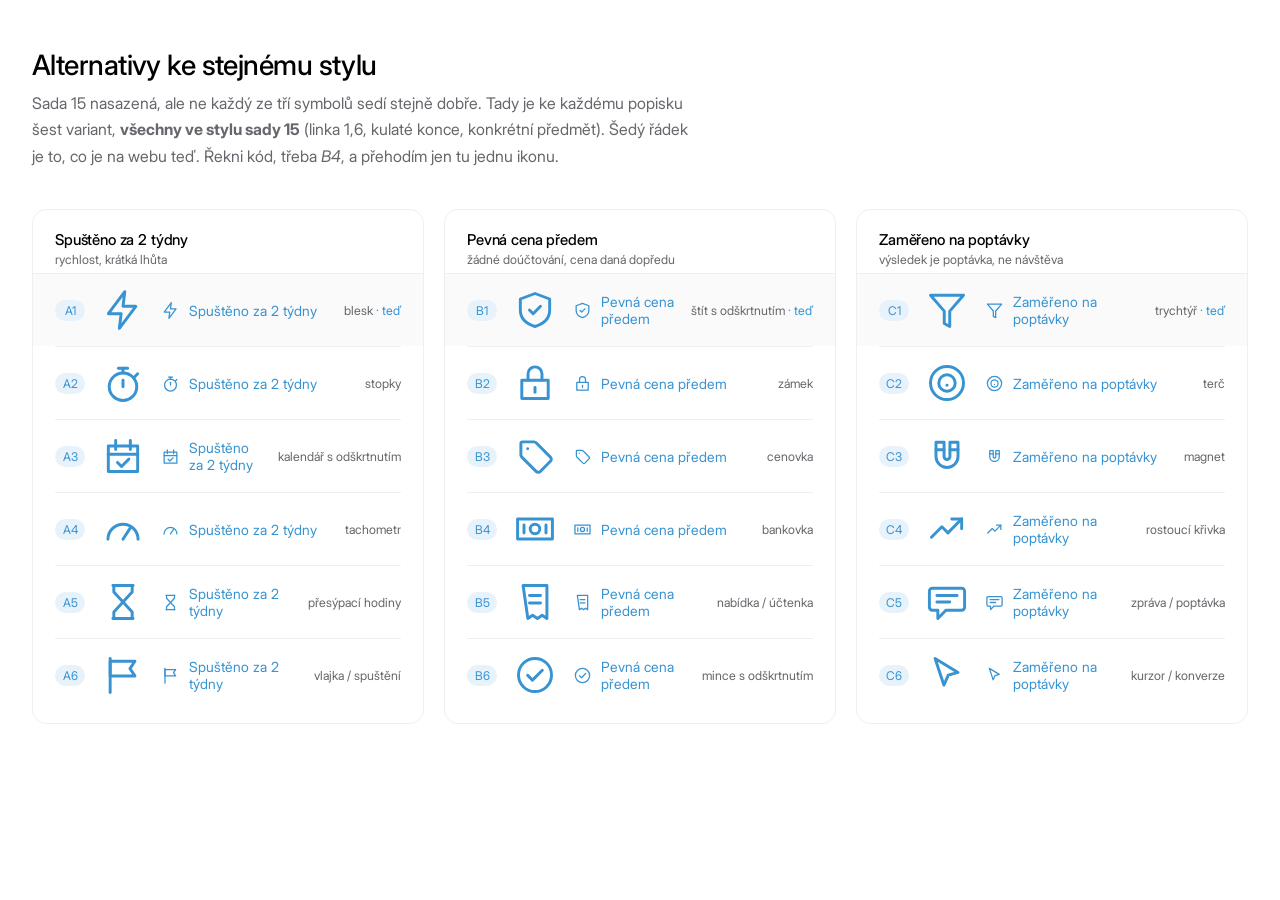
<file: design-previews/ikony2.html>
<!DOCTYPE html>
<html lang="cs">
<head>
<meta charset="utf-8">
<meta name="viewport" content="width=device-width, initial-scale=1">
<title>Alternativy k sadě 15 - Profiweb</title>
<link rel="preconnect" href="https://fonts.googleapis.com">
<link rel="preconnect" href="https://fonts.gstatic.com" crossorigin>
<link href="https://fonts.googleapis.com/css2?family=Inter:opsz,wght@14..32,300;14..32,400;14..32,500&display=swap" rel="stylesheet">
<style>
  :root { --blue:#3793d1; --ink:#000; --muted:#66676c; --line:#efefef; --surface:#fafafa; }
  *,*::before,*::after { box-sizing:border-box; }
  body {
    margin:0; padding:48px 32px 96px; background:#fff; color:var(--ink);
    font-family:Inter,system-ui,sans-serif; font-variation-settings:"opsz" 32;
    -webkit-font-smoothing:antialiased;
  }
  h1 { font-size:28px; font-weight:500; letter-spacing:-.02em; margin:0 0 8px; }
  .lede { max-width:66ch; margin:0 0 40px; font-size:16px; line-height:1.65; color:var(--muted); }

  .cols { display:grid; grid-template-columns:repeat(auto-fit,minmax(330px,1fr)); gap:20px; align-items:start; }
  .col { border:1px solid var(--line); border-radius:14px; padding:20px 22px 12px; }
  .col__head { margin-bottom:6px; }
  .col__label { font-size:15px; font-weight:500; letter-spacing:-.01em; }
  .col__note { font-size:12.5px; color:var(--muted); margin-top:3px; }

  .opt { display:flex; align-items:center; gap:16px; padding:14px 0; border-top:1px solid var(--line); }
  .opt__code {
    flex:none; width:30px; font-size:12px; color:var(--blue);
    background:#e8f2fa; border-radius:20px; padding:3px 0; text-align:center;
  }
  .opt__big { flex:none; width:44px; height:44px; color:var(--blue); }
  .opt__ctx { display:flex; align-items:center; gap:9px; font-size:14px; color:var(--blue); min-width:0; }
  .opt__ctx svg { width:19px; height:19px; flex:none; }
  .opt__name { margin-left:auto; font-size:12.5px; color:var(--muted); white-space:nowrap; }
  .opt--now { background:var(--surface); margin-inline:-22px; padding-inline:22px; }
  .opt--now .opt__name::after { content:" · teď"; color:var(--blue); }

  svg { fill:none; stroke:currentColor; stroke-width:1.6; stroke-linecap:round; stroke-linejoin:round; }
</style>
</head>
<body>

<h1>Alternativy ke stejnému stylu</h1>
<p class="lede">
  Sada 15 nasazená, ale ne každý ze tří symbolů sedí stejně dobře. Tady je ke
  každému popisku šest variant, <strong>všechny ve stylu sady 15</strong>
  (linka 1,6, kulaté konce, konkrétní předmět). Šedý řádek je to, co je na webu
  teď. Řekni kód, třeba <em>B4</em>, a přehodím jen tu jednu ikonu.
</p>

<div class="cols" id="cols"></div>

<script>
/* Každá varianta: kód, jméno, path(y). Styl je společný, mění se jen metafora. */
var COLS = [
  {
    label: "Spuštěno za 2 týdny",
    note: "rychlost, krátká lhůta",
    opts: [
      { k:"A1", n:"blesk", now:true, d:['M13 2 4 14h7l-1 8 9-12h-7z'] },
      { k:"A2", n:"stopky", d:['M12 21.5a7.5 7.5 0 1 0 0-15 7.5 7.5 0 0 0 0 15z','M12 14v-3.5','M12 6.5V4','M9.5 4h5','M18.4 8.6 20 7'] },
      { k:"A3", n:"kalendář s odškrtnutím", d:['M4 6.5h16v14H4z','M8 3.5v5M16 3.5v5','M4 11h16','M9 15.5l2.2 2.2 4-4'] },
      { k:"A4", n:"tachometr", d:['M3.8 17.6a8.2 8.2 0 1 1 16.4 0','M12 17.6 16 11.4'] },
      { k:"A5", n:"přesýpací hodiny", d:['M6.5 3h11M6.5 21h11','M17 3v3.6L12 12l5 5.4V21','M7 3v3.6L12 12l-5 5.4V21'] },
      { k:"A6", n:"vlajka / spuštění", d:['M5 21.5V3','M5 4.5h13.5l-2.7 4 2.7 4H5z'] }
    ]
  },
  {
    label: "Pevná cena předem",
    note: "žádné doúčtování, cena daná dopředu",
    opts: [
      { k:"B1", n:"štít s odškrtnutím", now:true, d:['M12 3 4 6v6c0 5 3.4 7.6 8 9 4.6-1.4 8-4 8-9V6z','m9 12 2 2 4-4'] },
      { k:"B2", n:"zámek", d:['M4.8 10.5h14.4v10H4.8z','M8.2 10.5V7a3.8 3.8 0 0 1 7.6 0v3.5','M12 14.5v2.5'] },
      { k:"B3", n:"cenovka", d:['M20.4 12.6 12.6 4.8a1.6 1.6 0 0 0-1.1-.5H5.2A.9.9 0 0 0 4.3 5.2v6.3c0 .4.2.8.5 1.1l7.8 7.8a1.6 1.6 0 0 0 2.3 0l5.5-5.5a1.6 1.6 0 0 0 0-2.3z','M8 8v.01'] },
      { k:"B4", n:"bankovka", d:['M2.5 6.5h19v11h-19z','M12 14.6a2.6 2.6 0 1 0 0-5.2 2.6 2.6 0 0 0 0 5.2z','M6 9.8v4.4M18 9.8v4.4'] },
      { k:"B5", n:"nabídka / účtenka", d:['M5.5 3h13v18l-2.6-1.8-2.6 1.8-2.6-1.8-2.6 1.8z','M9 8.5h6M9 12.5h6'] },
      { k:"B6", n:"mince s odškrtnutím", d:['M12 21a9 9 0 1 0 0-18 9 9 0 0 0 0 18z','m8 12.2 2.6 2.6L16 9.4'] }
    ]
  },
  {
    label: "Zaměřeno na poptávky",
    note: "výsledek je poptávka, ne návštěva",
    opts: [
      { k:"C1", n:"trychtýř", now:true, d:['M3 4h18l-7.5 8.6V21l-3-1.6v-6.8z'] },
      { k:"C2", n:"terč", d:['M12 21a9 9 0 1 0 0-18 9 9 0 0 0 0 18z','M12 16.5a4.5 4.5 0 1 0 0-9 4.5 4.5 0 0 0 0 9z','M12 13.2v.01'] },
      { k:"C3", n:"magnet", d:['M6 4.5v7.8a6 6 0 0 0 12 0V4.5h-4.4v7.8a1.6 1.6 0 0 1-3.2 0V4.5z','M6 8.6h4.4M13.6 8.6H18'] },
      { k:"C4", n:"rostoucí křivka", d:['M3.5 16.5 9.2 10.8l3.3 3.3 7.5-7.6','M14.6 6.5h5.4v5.4'] },
      { k:"C5", n:"zpráva / poptávka", d:['M4 4.5h16a1.6 1.6 0 0 1 1.6 1.6v8.8a1.6 1.6 0 0 1-1.6 1.6h-8.6L7 21v-4.5H4a1.6 1.6 0 0 1-1.6-1.6V6.1A1.6 1.6 0 0 1 4 4.5z','M6.5 8.5h11M6.5 12h7'] },
      { k:"C6", n:"kurzor / konverze", d:['M5.5 3 18 10.6l-5.3 1.5-2.4 5.4z'] }
    ]
  }
];

function svg(paths, cls) {
  return '<svg class="' + cls + '" viewBox="0 0 24 24" aria-hidden="true">'
       + paths.map(function (d) { return '<path d="' + d + '"/>'; }).join('')
       + '</svg>';
}

document.getElementById('cols').innerHTML = COLS.map(function (col) {
  return '<div class="col">'
    + '<div class="col__head"><div class="col__label">' + col.label + '</div>'
    + '<div class="col__note">' + col.note + '</div></div>'
    + col.opts.map(function (o) {
        return '<div class="opt' + (o.now ? ' opt--now' : '') + '">'
          + '<span class="opt__code">' + o.k + '</span>'
          + svg(o.d, 'opt__big')
          + '<span class="opt__ctx">' + svg(o.d, '') + col.label + '</span>'
          + '<span class="opt__name">' + o.n + '</span>'
          + '</div>';
      }).join('')
    + '</div>';
}).join('');
</script>

</body>
</html>
</file>
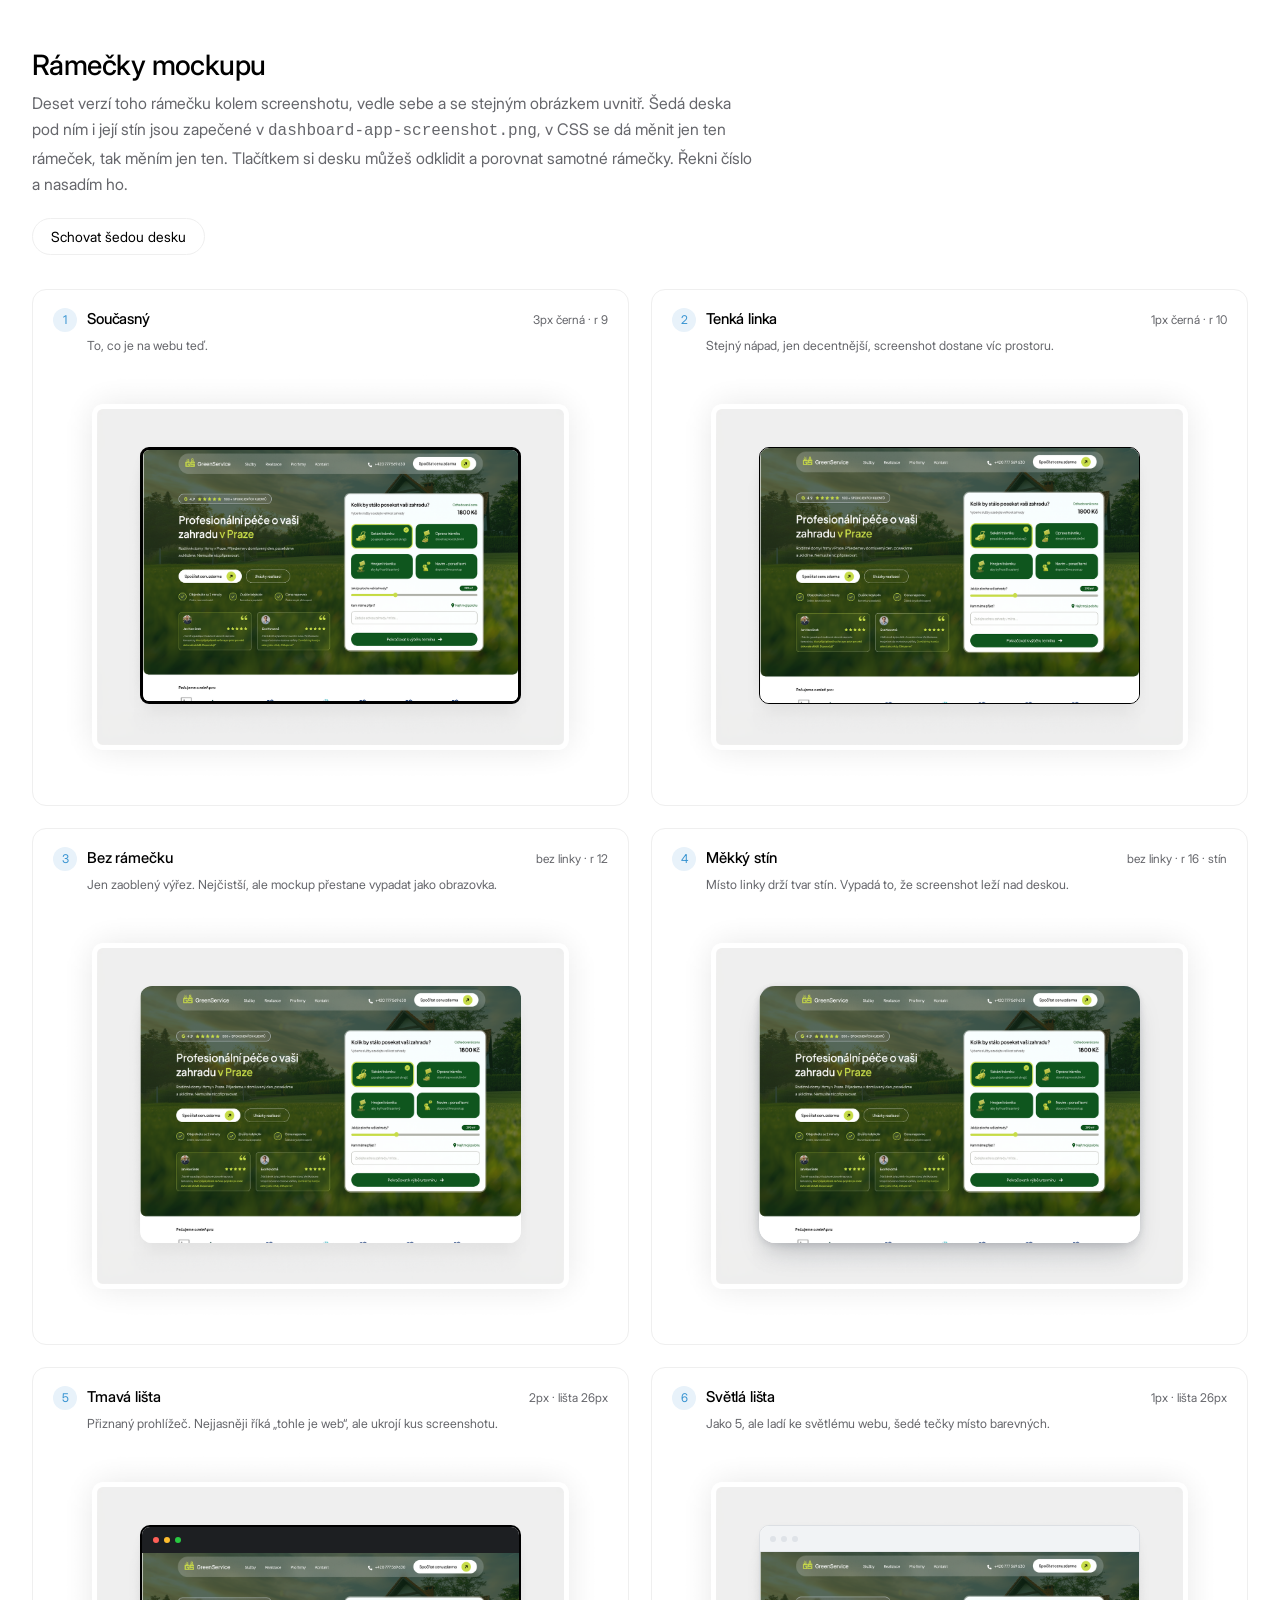
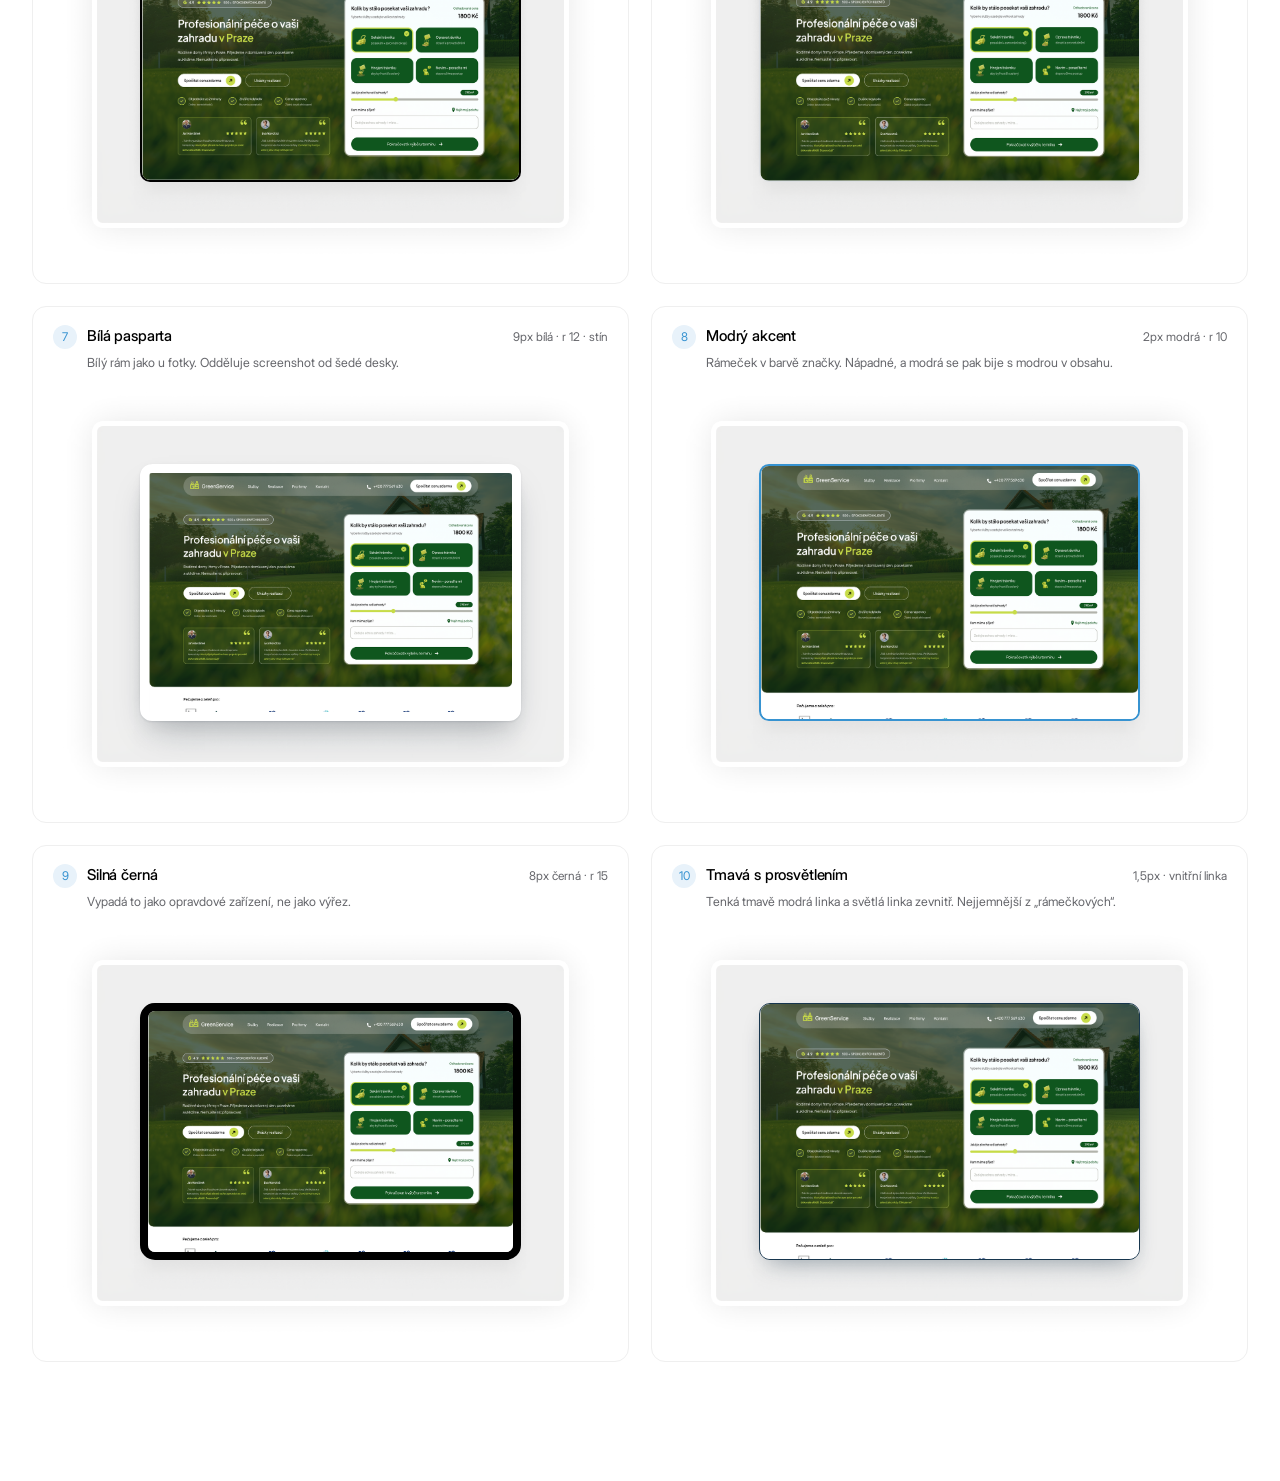
<file: design-previews/ramecky.html>
<!DOCTYPE html>
<html lang="cs">
<head>
<meta charset="utf-8">
<meta name="viewport" content="width=device-width, initial-scale=1">
<title>Rámečky mockupu - Profiweb</title>
<link rel="preconnect" href="https://fonts.googleapis.com">
<link rel="preconnect" href="https://fonts.gstatic.com" crossorigin>
<link href="https://fonts.googleapis.com/css2?family=Inter:opsz,wght@14..32,300;14..32,400;14..32,500&display=swap" rel="stylesheet">
<style>
  :root {
    --blue:#3793d1; --ink:#000; --muted:#66676c; --line:#efefef; --surface:#fafafa;
    --ease:cubic-bezier(.22,.61,.36,1);
  }
  *,*::before,*::after { box-sizing:border-box; }
  body {
    margin:0; padding:48px 32px 120px; background:#fff; color:var(--ink);
    font-family:Inter,system-ui,sans-serif; font-variation-settings:"opsz" 32;
    -webkit-font-smoothing:antialiased;
  }
  h1 { font-size:28px; font-weight:500; letter-spacing:-.02em; margin:0 0 8px; }
  .lede { max-width:72ch; margin:0 0 20px; font-size:16px; line-height:1.65; color:var(--muted); }

  .bar { display:flex; gap:10px; align-items:center; margin:0 0 34px; }
  .btn {
    font:inherit; font-size:14px; cursor:pointer; padding:9px 18px; border-radius:22px;
    border:1px solid var(--line); background:#fff; color:var(--ink);
    transition:background .2s var(--ease), border-color .2s var(--ease);
  }
  .btn:hover { background:var(--surface); border-color:#e0e0e0; }
  .btn[aria-pressed="true"] { background:var(--blue); border-color:var(--blue); color:#fff; }

  .grid { display:grid; grid-template-columns:repeat(auto-fit,minmax(400px,1fr)); gap:22px; }
  .card { border:1px solid var(--line); border-radius:14px; padding:18px 20px 16px; }
  .card__head { display:flex; align-items:baseline; gap:10px; margin-bottom:4px; }
  .card__no {
    display:grid; place-items:center; flex:none; width:24px; height:24px;
    font-size:12px; color:var(--blue); background:#e8f2fa; border-radius:50%;
  }
  .card__name { font-size:15px; font-weight:500; letter-spacing:-.01em; }
  .card__spec { margin-left:auto; font-size:12px; color:var(--muted); }
  .card__note { font-size:12.5px; color:var(--muted); line-height:1.55; margin:2px 0 10px 34px; }

  /* ---- jedna jednotka mockupu ----------------------------------------
     Poměry jsou opsané z webu: šedá deska je celý PNG, rámeček je box
     nasazený přesně na tu zapečenou lištu pod ním, takže ji vždy zakryje
     bez ohledu na sílu linky. */
  .unit { position:relative; }
  .unit__plate { display:block; width:100%; height:auto; }
  /* Změřeno z PNG: zapečená tmavá lišta leží na 16,25 / 19,59 / 67,23 / 54,68 %.
     Web má box na 19,93 % shora, tedy o 0,34 % níž, pod černou linkou to není
     vidět, ale u variant bez linky ta tmavá hrana prosvítá. Tady je box o kus
     přetažený, aby lištu spolehlivě zakryl a porovnání bylo poctivé. */
  .bezel {
    position:absolute; left:15.70%; top:19.40%; width:68.60%; height:60.70%;
    overflow:hidden; background:#fff;
    border:3px solid var(--ink); border-radius:9px;
  }
  .bezel > img {
    position:absolute; left:-0.13%; top:var(--shot-top, -0.12%);
    width:100.14%; height:209.25%; max-width:none;
  }

  /* deska se dá schovat, ať je vidět rámeček samotný */
  body.bare .unit__plate { opacity:0; }
  body.bare .card { background:#f4f5f6; }

  /* ---- varianty ------------------------------------------------------ */

  /* 2 - tenká linka */
  [data-f="2"] .bezel { border-width:1px; border-radius:10px; }

  /* 3 - bez rámečku, jen hrana */
  [data-f="3"] .bezel { border:0; border-radius:12px; }

  /* 4 - měkký stín, větší rádius */
  [data-f="4"] .bezel {
    border:0; border-radius:16px;
    box-shadow:0 2px 6px rgba(16,32,48,.10), 0 14px 30px -10px rgba(16,32,48,.22);
  }

  /* 5 - tmavá lišta prohlížeče */
  [data-f="5"] .bezel { border-width:2px; border-radius:10px; --shot-top:26px; }
  [data-f="5"] .bezel::before {
    content:""; position:absolute; left:0; right:0; top:0; height:26px;
    background:#1d1f22; z-index:2;
  }
  [data-f="5"] .bezel::after {
    content:""; position:absolute; left:11px; top:10px; z-index:3;
    width:6px; height:6px; border-radius:50%; background:#ff5f57;
    box-shadow:11px 0 0 #febc2e, 22px 0 0 #28c840;
  }

  /* 6 - světlá lišta prohlížeče */
  [data-f="6"] .bezel { border:1px solid #dcdfe3; border-radius:10px; --shot-top:26px; }
  [data-f="6"] .bezel::before {
    content:""; position:absolute; left:0; right:0; top:0; height:26px; z-index:2;
    background:#f1f3f5; border-bottom:1px solid #e3e6ea;
  }
  [data-f="6"] .bezel::after {
    content:""; position:absolute; left:10px; top:10px; z-index:3;
    width:6px; height:6px; border-radius:50%; background:#dfe3e8;
    box-shadow:11px 0 0 #dfe3e8, 22px 0 0 #dfe3e8;
  }

  /* 7 - bílá pasparta */
  [data-f="7"] .bezel {
    border:9px solid #fff; border-radius:12px;
    box-shadow:0 1px 2px rgba(16,32,48,.10), 0 18px 34px -12px rgba(16,32,48,.28);
  }

  /* 8 - modrý akcent */
  [data-f="8"] .bezel { border-width:2px; border-color:var(--blue); border-radius:10px; }

  /* 9 - silná černá, jako opravdové zařízení */
  [data-f="9"] .bezel { border-width:8px; border-radius:15px; }

  /* 10 - tmavá linka s vnitřním prosvětlením */
  [data-f="10"] .bezel {
    border:1.5px solid #17364e; border-radius:11px;
    box-shadow:inset 0 0 0 1px rgba(255,255,255,.55), 0 10px 24px -12px rgba(23,54,78,.45);
  }
</style>
</head>
<body>

<h1>Rámečky mockupu</h1>
<p class="lede">
  Deset verzí toho rámečku kolem screenshotu, vedle sebe a se stejným obrázkem
  uvnitř. Šedá deska pod ním i její stín jsou zapečené v <code>dashboard-app-screenshot.png</code>,
  v CSS se dá měnit jen ten rámeček, tak měním jen ten. Tlačítkem si desku
  můžeš odklidit a porovnat samotné rámečky. Řekni číslo a nasadím ho.
</p>

<div class="bar">
  <button class="btn" id="bare" aria-pressed="false">Schovat šedou desku</button>
</div>

<div class="grid" id="grid"></div>

<script>
var FRAMES = [
  { n:"Současný",             spec:"3px černá · r 9",        note:"To, co je na webu teď." },
  { n:"Tenká linka",          spec:"1px černá · r 10",       note:"Stejný nápad, jen decentnější, screenshot dostane víc prostoru." },
  { n:"Bez rámečku",          spec:"bez linky · r 12",       note:"Jen zaoblený výřez. Nejčistší, ale mockup přestane vypadat jako obrazovka." },
  { n:"Měkký stín",           spec:"bez linky · r 16 · stín", note:"Místo linky drží tvar stín. Vypadá to, že screenshot leží nad deskou." },
  { n:"Tmavá lišta",          spec:"2px · lišta 26px",       note:"Přiznaný prohlížeč. Nejjasněji říká „tohle je web“, ale ukrojí kus screenshotu." },
  { n:"Světlá lišta",         spec:"1px · lišta 26px",       note:"Jako 5, ale ladí ke světlému webu, šedé tečky místo barevných." },
  { n:"Bílá pasparta",        spec:"9px bílá · r 12 · stín", note:"Bílý rám jako u fotky. Odděluje screenshot od šedé desky." },
  { n:"Modrý akcent",         spec:"2px modrá · r 10",       note:"Rámeček v barvě značky. Nápadné, a modrá se pak bije s modrou v obsahu." },
  { n:"Silná černá",          spec:"8px černá · r 15",       note:"Vypadá to jako opravdové zařízení, ne jako výřez." },
  { n:"Tmavá s prosvětlením", spec:"1,5px · vnitřní linka",  note:"Tenká tmavě modrá linka a světlá linka zevnitř. Nejjemnější z „rámečkových“." }
];

document.getElementById('grid').innerHTML = FRAMES.map(function (f, i) {
  return '<section class="card" data-f="' + (i + 1) + '">'
    + '<div class="card__head"><span class="card__no">' + (i + 1) + '</span>'
    + '<span class="card__name">' + f.n + '</span>'
    + '<span class="card__spec">' + f.spec + '</span></div>'
    + '<p class="card__note">' + f.note + '</p>'
    + '<div class="unit">'
    + '<img class="unit__plate" src="../assets/images/dashboard-app-screenshot.png" alt="" decoding="async">'
    + '<div class="bezel"><img src="../assets/images/web-greenservice-pece-o-zahrady.png" alt="" decoding="async"></div>'
    + '</div></section>';
}).join('');

var btn = document.getElementById('bare');
btn.addEventListener('click', function () {
  var on = document.body.classList.toggle('bare');
  btn.setAttribute('aria-pressed', String(on));
  btn.textContent = on ? 'Vrátit šedou desku' : 'Schovat šedou desku';
});
</script>

</body>
</html>
</file>
<file: assets/css/styles.css>
/* =====================================================================
   Profiweb.cz - Home
   Implemented from Figma node 691:11 (frame width 1440).
   Geometry below mirrors the Figma coordinates; decorative art sits on a
   centred 1440px track so it bleeds off-screen the way the frame clips it.

   Responsive model
   ----------------
   Type, spacing and the mockup marquee are fluid: every clamp() hits its
   Figma value at exactly 1200px (the container width), so anything at or
   above 1200px renders pixel-identical to the frame, and everything below
   scales down continuously instead of jumping at breakpoints. Breakpoints
   are reserved for real layout changes (nav → drawer, hero art re-anchored
   below the copy, card grid reflow).
   ===================================================================== */

/* =====================================================================
   TOKENS
   The single source of truth. Rules below consume these and should not
   introduce raw hex, radii, shadows or durations: if a value is missing
   here, add it here rather than inlining it.

   Palette names are semantic (what the colour is for), not literal (what
   it looks like), so a rebrand is a change in this block alone.
   ===================================================================== */
:root {
  /* -- brand ------------------------------------------------------- */
  --blue:        #3793d1;   /* Figma primary */
  --blue-hover:  #2f83bd;
  /* Skleněná varianta modré pro tlačítka "ve skle". Není to --blue s alfou:
     průsvitem by prosvítal světlý podklad a modrá by zesvětlala. Tyhle dvě
     jsou dopočítané pozpátku tak, aby se s 15 % podkladu (--paper #ffffff
     v obsahu i --menu-bg #f7f7f7 v liště, mezi nimi je rozdíl 1/255) složily
     zpátky na --blue. Tlačítko tedy vypadá stejně jako plné,
     ale opravdu propouští, co je pod ním. */
  --glass-blue:       rgba(21, 129, 202, .85);
  --blue-tint:   #e8f2fa;   /* selected day, agenda bullets */
  --blue-tint-2: #cfe6f7;   /* the same tint, one step darker, on hover */
  --green:       #00ce28;

  /* -- text -------------------------------------------------------- */
  --ink:         #000000;
  --text-pill:   #505050;
  --text-body:   #66676c;
  --text-lead-2: #6b6d79;
  --text-nav:    #727272;
  --text-lead:   #888888;
  --text-mute:   #9a9ba1;   /* mega labels, placeholders' darker cousin */
  --text-faint:  #b3b5b8;   /* placeholder */
  --text-off:    #c4c6c9;   /* disabled day numbers */

  /* -- surfaces + lines -------------------------------------------- */
  --paper:        #ffffff;
  --menu-bg:      #f7f7f7;  /* header bar, mega panels, mobile drawer */
  /* Skleněná varianta téhož povrchu. Krytí je vysoké schválně: lišta sklo
     jednou měla a bylo vráceno, protože při nízkém krytí brala barvu od
     fotek, které pod ní projížděly, a začala se štrejchovat. Na 0.82 zůstane
     odstín v podstatě --menu-bg a průsvit se projeví jako pohyb, ne jako
     zabarvení. */
  --glass-menu:   rgba(247, 247, 247, .82);
  /* Výška lišty. Jako token proto, že se o ni opírá i mega panel: ten už
     není potomkem hlavičky, takže si svoji polohu pod ní musí spočítat sám
     (odsazení lišty od horní hrany 24px + tahle výška). */
  --header-h:     clamp(68px, 5.5vw, 80px);
  --surface:      #fafafa;
  --surface-2:    #f2f2f2;  /* secondary button hover */
  --surface-3:    #f0f2f4;  /* skeleton cells */
  --line:         #e0e0e0;
  --line-btn:     #e3e3e3;
  --line-header:  #efefef;
  --line-soft:    #dcdfe2;  /* today's ring when the day is unavailable */
  --line-hover:   #cfd3d6;  /* neutral control, hovered */
  --line-blue:    #cfe3f3;  /* tinted control, resting */
  --line-mockup:  #b8b8b6;  /* rámeček kolem mockupu v heru (deska + popisek) */

  /* -- status ------------------------------------------------------ */
  --danger:       #d64545;
  --danger-ink:   #b53434;
  --danger-bg:    #fdecec;
  --warn:         #e0a33a;
  --warn-ink:     #a5701a;
  --warn-bg:      #fef3e2;
  --ok:           #0cab4a;
  --ok-ink:       #0a7f39;
  --ok-bg:        #e6f6ec;

  /* -- radii ------------------------------------------------------- */
  --r-sm:   8px;
  --r-md:   10px;
  --r-lg:   11px;
  --r-xl:   13px;
  --r-2xl:  22px;
  /* Zaoblení "chromu" webu: lišta hlavičky, tlačítka a deska mockupu
     v karuselu. Bylo dvakrát zapsané natvrdo, teď to drží jedno místo,
     aby se ty prvky nerozešly. */
  --r-chrome: 16px;
  --r-pill: 999px;

  /* -- elevation --------------------------------------------------- */
  --shadow-pop:    0 24px 40px -28px rgba(23, 54, 78, .45);
  --shadow-panel:  0 28px 48px -30px rgba(23, 54, 78, .5);
  --shadow-dialog: 0 40px 90px -30px rgba(23, 54, 78, .38),
                   0 4px 14px rgba(23, 54, 78, .06);
  --ring:          0 0 0 3px rgba(55, 147, 209, .16);



  /* -- motion ------------------------------------------------------
     Three speeds, not eight: fast for colour/hover, base for most state
     changes, slow for anything that changes layout size. */
  --t-fast: .16s;
  --t-base: .26s;
  --t-slow: .34s;
  --t-mega: .46s;     /* mega panel open/close: a bit slower than --t-slow */
  --t-draw: .5s;      /* delší než ostatní: kreslení tahu chce čas na přečtení */
  --ease:   cubic-bezier(.4, 0, .2, 1);

  --container: 1200px;
  --gutter: clamp(16px, 2vw, 24px);


  /* Mockup carousel. The pitch is Figma's bezel-to-bezel spacing and doubles
     as the scale unit: every other laptop measurement is a ratio of it, so
     the whole band shrinks proportionally with the viewport. Step is how long
     the slide to the next project takes, hold how long the main one stays
     (site.js reads the hold from this token, so both live here). */
  --laptop-pitch: clamp(280px, 56vw, 680px);
  --laptop-step: .85s;
  --laptop-hold: 3.4s;

  /* Kruh, po kterém mockupy jedou. Poloměr je násobek pitche, takže se celý
     oblouk zmenšuje s nimi, a krok je úhel mezi dvěma sousedy. Tětiva mezi
     nimi (2R * sin(krok/2) = 1.24 pitche) je o kus širší než deska pod
     mockupem (0.95 pitche), takže se sousedi nepřekrývají.

     Obě čísla patří k sobě a hýbat se s nimi musí zároveň: tětiva je
     rozestup sousedů a ten má zůstat, jak je. Menší krok při větším
     poloměru tedy rozestup nezmění, jen zploští oblouk - soused se míň
     naklání a míň klesá. Z 20deg/3.6 na 14deg/5.1 je to náklon 14 místo 20
     stupňů a pokles 0.15 místo 0.22 pitche, přitom tětiva drží (1.250 ->
     1.243 pitche). Vrchol oblouku zůstává na místě sám: pás visí na
     bottom: 0.63 pitche - R, takže se R z výšky vrcholu vykrátí. */
  --wheel-r: calc(var(--laptop-pitch) * 5.1);
  --wheel-step: 14deg;

  /* Room the hero art needs under the copy once it is re-anchored (< 1200px):
     the plate is 587/693 of the pitch, plus breathing space. */
  /* Odstup, který hero drží nad obsahem i pod ním: mezi lištou a odznakem
     dostupnosti nahoře a mezi perky a horní hranou mockupu dole. Obě mezery
     mají být na oko stejné, takže je nese jedna hodnota a nemůžou se
     rozejít. Píše ji .hero__content (padding-top), .hero (padding-bottom)
     a --deco-h. */
  --hero-gap: clamp(30px, 4.667vw, 56px);
  /* Pruh vyhrazený pro hero art pod obsahem (< 1200px). Od jeho spodní hrany
     visí oblouk a horní hrana mockupu vychází přesně 0.97253 pitche nad ní -
     to je geometrie oblouku, odměřená z rozvržení. Výška pruhu je tedy ten
     odstup plus mezera, kterou nad mockupem chceme mít: horní hrana pak
     padne přesně --hero-gap pod obsah. */
  --deco-h: calc(var(--laptop-pitch) * 0.97253 + var(--hero-gap));

  /* availability dot pulse */
  --dot-pulse: 2.4s;

  --font: "Inter", "Inter Display", -apple-system, BlinkMacSystemFont, "Segoe UI", Roboto, Helvetica, Arial, sans-serif;
}

*, *::before, *::after { box-sizing: border-box; }

/* clip, not hidden: hidden makes html/body a scroll container, which kills
   position:sticky on the header. clip trims the same overflow without it. */
html { overflow-x: clip; }

/* Lenis (assets/js/smooth-scroll.js) drives the real scroll position, so it
   needs the root free to grow, the browser's own smooth-scroll out of the way
   while it is easing, and the panels that scroll inside themselves - the two
   modals and the mobile drawer - to keep their scroll rather than hand it on
   to the page. Those carry data-lenis-prevent in the markup. Lenis adds these
   classes to <html> itself, so nothing here applies until it has started. */
html.lenis, html.lenis body { height: auto; }
.lenis.lenis-smooth { scroll-behavior: auto !important; }
.lenis.lenis-smooth [data-lenis-prevent] { overscroll-behavior: contain; }

body {
  margin: 0;
  background: var(--paper);
  color: var(--ink);
  font-family: var(--font);
  font-variation-settings: "opsz" 32;   /* matches Figma "Inter Display" */
  font-weight: 400;
  -webkit-font-smoothing: antialiased;
  overflow-wrap: break-word;
  overflow-x: clip;
}

img { display: block; max-width: 100%; height: auto; }

/* Označený text nosí modrou ze značky místo systémové. Bílý text na --blue
   je čitelný v obou směrech: světlý text na tmavém pruhu i tmavý text, který
   se pod pruhem překreslí. Platí i uvnitř modálů a formulářů. */
::selection {
  background: var(--blue);
  color: var(--paper);
}

a { color: inherit; text-decoration: none; }
ul { margin: 0; padding: 0; list-style: none; }
p, h1, h2, h3 { margin: 0; }

:focus-visible {
  outline: 2px solid var(--blue);
  outline-offset: 3px;
  border-radius: 4px;
}

.container {
  width: min(var(--container), 100% - (var(--gutter) * 2));
  margin-inline: auto;
}

/* ---------------------------------------------------------------- Buttons */
.btn {
  display: inline-flex;
  align-items: center;
  justify-content: center;
  height: clamp(50px, 5vw, 60px);
  padding-inline: clamp(22px, 2.583vw, 31px);
  border-radius: var(--r-chrome);   /* stejné zaoblení jako lišta, ne plná pilulka */
  /* <button> does not inherit the page font, without this the UA's Arial wins
     on every button-flavoured .btn while the <a> ones stay on Inter. */
  font-family: inherit;
  font-size: clamp(16px, 1.667vw, 20px);
  font-weight: 500;
  letter-spacing: -0.02em;
  line-height: normal;
  white-space: nowrap;
  transition: background-color var(--t-fast) ease, border-color var(--t-fast) ease, transform var(--t-fast) ease;
}
.btn--primary { background: var(--blue); color: var(--paper); }
.btn--primary:hover { background: var(--blue-hover); }
/* Jen obrys, žádná výplň: tlačítko má být vidět jako linka, ne jako plocha.
   Průhledné, ne bílé - v heru pod ním prosvítá gradient a plná bílá by se
   na něm rýsovala jako světlý obdélník. */
.btn--secondary { background: transparent; color: var(--text-pill); border: 1px solid var(--line-btn); }
/* Hover taky nic nevyplňuje, jinak by se výplň vrátila zadními vrátky.
   Zpětnou vazbu nese ztmavení linky a textu; --line-hover je pro tenhle
   případ v tokenech ("neutral control, hovered"). */
.btn--secondary:hover { background: transparent; border-color: var(--line-hover); color: var(--ink); }
.btn:active { transform: translateY(1px); }
.btn:disabled,
.btn[aria-disabled="true"] {
  opacity: .45;
  cursor: not-allowed;
  pointer-events: none;
}

/* Figma widths, as floors: the label decides once the text outgrows them. */
/* the header CTA is smaller than a page button so it fits the band */
/* No min-width: it was 156px against a 129px natural width, so the surplus
   split into the sides and the real gap came out 36px instead of the 22px
   declared here. Padding alone sets the width, as on every other button. */
.btn--nav { height: 44px; font-size: 16px; padding-inline: 22px; }

/* -- modrá tlačítka ve skle --
   Plná plocha vystřídaná sklem: výplň je průsvitná a rozostřuje, co je pod
   ní, přes to leží horní lesk, po obvodu světlá hrana a napříč odlesk, který
   po najetí tlačítko přejede. Tvar, velikost ani rozestupy se nemění -
   všechno je jen barva, stín a dvě vrstvy uvnitř.

   Nese to CTA v liště, jeho dvojče v mobilním šuplíku a "Rezervovat 15 min
   hovor" v heru. Obrysové .btn--secondary schválně ne: to nemá být plocha,
   takže nemá co zesklit.

   Odstín viz --glass-blue v tokenech; kontrast bílého textu zůstává, jaký
   byl u plné modré. */
.btn--nav,
.site-nav__cta,
.btn--badge {
  position: relative;
  /* Vlastní stohovací kontext: obě skleněné vrstvy visí na z-index -1, aby
     ležely nad výplní, ale pod textem. Bez isolate by propadly za tlačítko. */
  isolation: isolate;
  background: var(--glass-blue);
  -webkit-backdrop-filter: blur(14px) saturate(180%);
  backdrop-filter: blur(14px) saturate(180%);
  box-shadow:
    inset 0 1px 0 rgba(255, 255, 255, 0.42),      /* horní hrana skla */
    inset 0 -1px 0 rgba(255, 255, 255, 0.14),     /* spodní dosvit */
    inset 0 0 0 1px rgba(255, 255, 255, 0.16),    /* obvodová linka */
    0 8px 18px -10px rgba(23, 54, 78, 0.5);       /* měkký stín pod sklem */
  transition: background-color var(--t-fast) ease, box-shadow var(--t-fast) ease;
}
/* Horní lesk: sklo je nahoře světlejší, dolů se ztrácí. */
.btn--nav::before,
.site-nav__cta::before,
.btn--badge::before {
  content: "";
  position: absolute;
  inset: 0;
  z-index: -1;
  border-radius: inherit;
  background: linear-gradient(180deg,
              rgba(255, 255, 255, 0.30) 0%,
              rgba(255, 255, 255, 0.07) 48%,
              rgba(255, 255, 255, 0) 62%);
  pointer-events: none;
}
/* Odlesk, který po najetí přejede tlačítko - to je na tom to "liquid".
   Nehýbe se samotná vrstva, ale poloha jejího pozadí: vrstva tak zůstane
   přesně na tvaru tlačítka (inset 0 a zděděný rádius si ji ořežou samy)
   a nepotřebuje overflow: hidden. To je tu podstatné - hero tlačítko má
   ikonu kamery zaparkovanou v levém odsazení a ořez by ji uřízl. */
.btn--nav::after,
.site-nav__cta::after,
.btn--badge::after {
  content: "";
  position: absolute;
  inset: 0;
  z-index: -1;
  border-radius: inherit;
  background-image: radial-gradient(closest-side at 50% 0%,
                    rgba(255, 255, 255, 0.34),
                    rgba(255, 255, 255, 0));
  background-repeat: no-repeat;
  background-size: 150% 240%;
  background-position: -25% 0;
  transition: background-position .55s cubic-bezier(.2, .8, .3, 1);
  pointer-events: none;
}
.btn--nav:hover::after,
.site-nav__cta:hover::after,
.btn--badge:hover::after { background-position: 125% 0; }

/* Hover nemění barvu - odstín drží ve všech stavech, stejně jako u hero
   tlačítka. Nese ho přejezd odlesku a o kus výraznější sklo. Pravidlo musí
   stát za .btn--primary:hover, se kterým má shodnou specifičnost: jinak by
   se přes něj vrátilo ztmavení na --blue-hover. */
.btn--nav:hover,
.site-nav__cta:hover {
  background: var(--glass-blue);
  box-shadow:
    inset 0 1px 0 rgba(255, 255, 255, 0.52),
    inset 0 -1px 0 rgba(255, 255, 255, 0.16),
    inset 0 0 0 1px rgba(255, 255, 255, 0.22),
    0 10px 22px -10px rgba(23, 54, 78, 0.55);
}

@media (prefers-reduced-motion: reduce) {
  /* Odlesk zůstane stát tam, kde je; sklo se pozná i bez přejezdu. */
  .btn--nav::after,
  .site-nav__cta::after,
  .btn--badge::after { transition: none; }
}

/* Figma's 270/234 were kept here as floors, but the secondary's floor sat 6px
   above its natural width, so its real gap came out 34px next to the
   primary's 31px. Padding decides now; the primary is unaffected (it was
   already 271px wide) and the secondary loses those 6px. */
/* The pair in the hero runs about a tenth larger than a page button, in every
   direction at once so the proportions carry over. Both carry .btn--hero, so
   they grow together and stay the same size as each other. */
.btn--hero {
  max-width: 100%;
  height: clamp(55px, 5.5vw, 66px);
  padding-inline: clamp(24px, 2.85vw, 34px);
  font-size: clamp(17px, 1.833vw, 22px);
}

/* Camera icon that only turns up on hover, saying "video call" the moment the
   button is reached for.

   It sits in normal flow but cancels its own width with a negative margin, so
   it adds nothing to the button's measured width: this button comes out the
   same size as any other .btn with the same label, and hovering never resizes
   it or nudges the button beside it. At rest that parks the icon out in the
   left padding, hidden; on hover it and the label each slide right by half the
   room the icon takes, which lands the pair centred in the button. */
.btn--badge {
  --badge-size: clamp(20px, 2vw, 26px);
  --badge-gap: clamp(6px, .7vw, 8px);
  --badge-advance: calc(var(--badge-size) + var(--badge-gap));
}
/* The icon arriving is the whole hover here, so the fill holds its colour:
   darkening it as well would be two signals for one event. Later in the file
   than .btn--primary:hover, which it has to out-rank at equal specificity. */
.btn--badge:hover { background: var(--glass-blue); }
.btn__badge {
  flex: none;
  width: var(--badge-size);
  height: var(--badge-size);
  margin-right: var(--badge-gap);
  margin-left: calc(var(--badge-advance) * -1);
  opacity: 0;
  transform: translateX(-8px);
  transition: opacity var(--t-fast) var(--ease),
              transform var(--t-base) var(--ease);
}
/* No white disc behind it any more, so the icon draws in the label's own
   colour and fills its box; stroke-width 2 holds the weight it had when the
   same artwork was drawn larger inside that disc. */
.btn__badgeIcon {
  display: block;
  width: 100%;
  height: 100%;
  fill: none;
  stroke: currentColor;
  stroke-width: 2;
  stroke-linecap: round;
  stroke-linejoin: round;
}
.btn--badge:hover .btn__badge,
.btn--badge:focus-visible .btn__badge {
  opacity: 1;
  transform: translateX(calc(var(--badge-advance) / 2));
}
.btn--badge:hover .btn__label,
.btn--badge:focus-visible .btn__label {
  transform: translateX(calc(var(--badge-advance) / 2));
}

/* The camera's ink spans 1.55-21.65 of the 24-unit box, centre 11.6, half a
   unit left of the middle. The group carries that correction so the icon sits
   centred in the badge. */
.btn__cam {
  transform-box: view-box;
  transform: translate(.4px, 0);
}
/* .btn__label carries the hover swap; it must not stretch or the staggered
   characters would be laid out against the padding instead of the text. The
   transition is for the sideways step it takes when the badge slides in. */
.btn__label {
  display: inline-block;
  transition: transform var(--t-base) var(--ease);
}

/* Hover label swap: each character rolls up and its twin rolls in from below,
   staggered left-to-right. site.js builds the spans; until it runs (or under
   reduced motion) the button keeps its plain text node, so nothing depends on
   the enhancement having happened.

   The accessible name comes from .sr-only, never from the animated spans,
   otherwise assistive tech would spell the label out character by character. */
/* Booking: month grid waiting on cal.com, and the submit status line. */
/* skeleton cells carry the loading signal now, no blanket dimming */
.cal__grid.is-loading { pointer-events: none; }

.booking__error {
  margin-top: 14px;
  font-size: 14px;
  line-height: 1.5;
  color: var(--danger-ink);
}
.booking__error.is-pending,
.booking__error.is-muted { color: var(--text-body); }

.booking__note-action {
  display: block;
  margin-top: 8px;
  padding: 0;
  font: inherit;
  font-size: 14px;
  color: var(--blue);
  text-decoration: underline;
  background: none;
  border: 0;
  cursor: pointer;
}
.booking__note-action:hover { color: var(--blue-hover); }

.sr-only {
  position: absolute;
  width: 1px;
  height: 1px;
  margin: -1px;
  padding: 0;
  overflow: hidden;
  clip-path: inset(50%);
  white-space: nowrap;
  border: 0;
}

.btn__swap { display: flex; }
.btn__char {
  position: relative;
  display: block;
  /* tall enough that Czech diacritics and descenders clear the overflow clip */
  line-height: 1.5;
  overflow: hidden;
}
.btn__char > span {
  display: block;
  transition: transform .44s cubic-bezier(.65, 0, .2, 1);
  transition-delay: calc(var(--i) * 16ms);
  will-change: transform;
}
.btn__char > span + span {
  position: absolute;
  left: 0;
  top: 0;
  transform: translateY(105%);
}

@media (hover: hover) and (pointer: fine) {
  .btn:hover .btn__char > span            { transform: translateY(-105%); }
  .btn:hover .btn__char > span + span     { transform: translateY(0); }
}
.btn:focus-visible .btn__char > span        { transform: translateY(-105%); }
.btn:focus-visible .btn__char > span + span { transform: translateY(0); }

/* ----------------------------------------------------------------- Header */
.site-header {
  position: sticky;
  top: 24px;
  z-index: 30;
  /* Floating bar: same width as the page content, offset from the very top. */
  width: min(var(--container), 100% - (var(--gutter) * 2));
  margin: 24px auto 0;
  /* Figma had 110px, which reads as a lot of empty band on a real screen.
     Everything else in the header scales off this. */
  height: var(--header-h);            /* floor stays above .btn--nav's 44px + margin */
  /* Sklo. Poprvé to tu bylo s nízkým krytím a vrátilo se to k plné barvě,
     protože lišta brala odstín od fotek, které pod ní projížděly. Teď je
     krytí 0.82 a rozostření silné, takže se pod lištou pozná pohyb, ale ne
     barva. Rámeček se nevrací, ten byl odstraněn na výslovné přání (níž).

     Mega panel sklo mít nemůže, i když je to ta samá šedá plocha - proč,
     viz komentář u .mega. */
  background: var(--glass-menu);
  -webkit-backdrop-filter: blur(20px) saturate(180%);
  backdrop-filter: blur(20px) saturate(180%);
  /* Bez rámečku, na výslovné přání. Lišta měla po obvodu vlasovou linku
     rgba(255,255,255,.6) - na šedém --menu-bg světlejší obrys, viditelný
     jak se zavřeným, tak s otevřeným menu.

     Kdyby se sem někdy vracela: NE jako `border`. Lišta má
     box-sizing: border-box, takže by border ubral 2 px z vnitřní šířky, a
     k padding boxu lišty se vztahuje jak mega panel (position: absolute),
     tak obsah lišty (.container) - oba by vyšly užší než lišta sama, panel
     by hranami nelícoval a jeho sloupce by se rozešly s logem nad nimi.
     Přesně tenhle 1px rozdíl se tu už jednou řešil. Inset box-shadow
     geometrii nemění, ten je bezpečný. */
  border-radius: var(--r-chrome);

  /* Intro: lišta sjede shora. `both` ji drží nad okrajem obrazovky ještě
     před rozběhnutím, takže nikde neproblikne na svém místě. Posun je
     o vlastní výšku plus těch 24 px, o která je lišta odsazená od kraje,
     aby vyjela opravdu z obrazu. Sticky pozicování transform neruší. */
  animation: header-intro .72s cubic-bezier(.2, .8, .3, 1) .1s both;
}

@keyframes header-intro {
  from { transform: translateY(calc(-100% - 24px)); opacity: 0; }
  to   { transform: translateY(0); opacity: 1; }
}
.site-header__inner {
  display: flex;
  align-items: center;
  gap: clamp(12px, 2vw, 24px);
  height: 100%;
}

/* Mobile drawer only: unlike the desktop mega panel (see .mega below), the
   drawer has no trick to hide behind the bar's rounded corners, so the bar
   still squares its bottom off to meet it flush. It used to clear its
   box-shadow here as well, in favour of the drawer's own; the bar has no
   shadow of its own any more, so there is nothing left to clear. */
/* Se šuplíkem i s mega panelem lišta srovná spodní rohy: obojí na ni dosedá
   hranou a zaoblení by mezi nimi nechalo prosvítat stránku. Panel proto
   nemusí být zastrčený za lištu, jak to dělal dokud byl jejím potomkem. */
.site-header.is-nav-open,
.site-header.has-mega-open {
  border-radius: var(--r-chrome) var(--r-chrome) 0 0;
}

/* Invisible hit-area behind the open mega panel: a click on it is a click
   outside the header, so the existing outside-click handler in site.js
   closes the menu — no extra JS needed. Sits behind the header's own
   stacking context (z-index 30) so the bar and its panel always paint
   above it, but above the page's normal flow. */
.nav-backdrop {
  position: fixed;
  inset: 0;
  z-index: 20;
  visibility: hidden;
  pointer-events: none;
}
.site-header.has-mega-open ~ .nav-backdrop {
  visibility: visible;
  pointer-events: auto;
}

.brand { display: flex; align-items: center; gap: clamp(9px, 1.083vw, 13px); }
.brand__mark { width: clamp(24px, 2.1vw, 29px); height: auto; }
.brand__name { font-size: clamp(19px, 1.85vw, 23px); letter-spacing: -0.02em; line-height: normal; }

.site-nav {
  flex: 1;
  display: flex;
  justify-content: center;
  gap: clamp(18px, 2.6vw, 32px);
  font-size: clamp(15px, 1.3vw, 17px);
  line-height: 1.76;
  letter-spacing: -0.02em;
  color: var(--text-nav);
}
.site-nav a { white-space: nowrap; transition: color var(--t-fast) ease; }
.site-nav a:hover { color: var(--ink); }
.site-nav__cta { display: none; }

/* Drawer trigger: only ever visible once the inline nav folds away. */
.nav-toggle {
  display: none;
  place-items: center;
  flex: none;
  width: 44px;
  height: 44px;
  margin-left: auto;
  margin-right: -8px;
  padding: 0;
  color: var(--ink);
  background: none;
  border: 0;
  cursor: pointer;
}
.nav-toggle__bars,
.nav-toggle__bars::before,
.nav-toggle__bars::after {
  display: block;
  width: 22px;
  height: 2px;
  border-radius: 2px;
  background: currentColor;
  transition: transform var(--t-base) ease, opacity var(--t-fast) ease;
}
.nav-toggle__bars { position: relative; }
.nav-toggle__bars::before,
.nav-toggle__bars::after { content: ""; position: absolute; left: 0; }
.nav-toggle__bars::before { top: -7px; }
.nav-toggle__bars::after  { top: 7px; }

.nav-toggle[aria-expanded="true"] .nav-toggle__bars { background: transparent; }
.nav-toggle[aria-expanded="true"] .nav-toggle__bars::before { transform: translateY(7px) rotate(45deg); }
.nav-toggle[aria-expanded="true"] .nav-toggle__bars::after  { transform: translateY(-7px) rotate(-45deg); }

/* ------------------------------------------------------- Mega menu (nav) --
   The panel is a child of its .nav-item, but .nav-item stays `position: static`
   so the panel resolves its absolute box against .site-header and can span the
   full container. Below 900px it simply drops to `position: static` and flows
   inline as an accordion inside the drawer, no DOM moving required. */
.icon-sprite { position: absolute; width: 0; height: 0; overflow: hidden; }

.nav-item { position: static; }

.nav-item__trigger {
  display: inline-flex;
  align-items: center;
  gap: 9px;
  margin: 0;
  padding: 0;
  font: inherit;
  color: inherit;
  white-space: nowrap;
  background: none;
  border: 0;
  cursor: pointer;
  transition: color var(--t-fast) ease;
}
.nav-item__trigger:hover,
.nav-item__trigger[aria-expanded="true"] { color: var(--ink); }

/* Fokus v hlavičce nekreslí nic: ani obrys z globálního :focus-visible, ani
   podtržení. Na výslovné přání, ve všech stavech - zavřeném i otevřeném.
   Zůstává jen ztmavení textu, shodné s hoverem; to není rámeček ani linka.
   Pozn.: hlavička tím přichází o viditelný indikátor fokusu, takže se nedá
   spolehlivě projít klávesnicí (WCAG 2.4.7 Focus Visible). Zpátky se to
   vrátí smazáním celého tohoto pravidla. Zbytek webu má fokus dál. */
.nav-item__trigger:focus,
.nav-item__trigger:focus-visible,
.site-nav > a:not(.site-nav__cta):focus,
.site-nav > a:not(.site-nav__cta):focus-visible {
  outline: none;
  box-shadow: none;
  color: var(--ink);
}

/* "+" that rotates into "×". Drawn as SVG, not two CSS bars: those were
   1.6px wide and centred with translate(-50%), so both arms landed on half
   pixels and each antialiased differently. The sprite also gives it the round
   caps every other icon on the page has. */
.nav-item__sign {
  flex: none;
  width: 11px;
  height: 11px;
  overflow: visible;
  transition: transform var(--t-base) var(--ease);
}
.nav-item__trigger[aria-expanded="true"] .nav-item__sign { transform: rotate(135deg); }

.mega {
  /* Panel žije na <body>, ne v hlavičce, a přesouvá ho tam site.js. Důvod je
     jediný a tvrdý: .site-header je position: sticky, čímž se stává
     "backdrop root" - potomek s backdrop-filter rozostřuje jen to, co je
     namalované uvnitř lišty, ne stránku pod ní. Dokud byl panel uvnitř,
     zbyl z jeho skla průsvitný závoj, přes který se hero nadpis táhl ostře.
     Venku vzorkuje stránku a je ze skla stejně jako lišta.

     Cenou je, že si polohu musí spočítat sám: lišta je odsazená 24px od
     horní hrany a vysoká --header-h, takže panel začíná přesně pod ní.
     Šířka je ta samá jako lišta, včetně zarovnání na střed. */
  position: fixed;
  font-size: 16px;
  top: calc(24px + var(--header-h));
  left: 0;
  right: 0;
  width: min(var(--container), 100% - (var(--gutter) * 2));
  margin-inline: auto;
  /* Pod lištou (30), nad překryvem za panelem (20). Obsah lišty tak zůstává
     nad panelem, který se pod ní rozjíždí. */
  z-index: 29;
  /* Sklo jako lišta - o to tady celou dobu šlo. */
  background: var(--glass-menu);
  -webkit-backdrop-filter: blur(20px) saturate(180%);
  backdrop-filter: blur(20px) saturate(180%);
  border: 0;
  border-radius: 0 0 16px 16px;   /* flat top: it opens flush under the header bar */
  /* Soft and blurred, not flat: a hard-edged shadow here would overlay
     whatever hero copy sits just below the panel and slice a sharp line
     across it. A blur fades out instead, however far it reaches. */
  box-shadow: 0 20px 40px -16px rgba(23, 54, 78, .25);
  visibility: hidden;
  /* Closed: clipped to a 0-height sliver at the top. Opening animates the
     clip open top-to-bottom, so the panel grows out from under the header
     like a blind unrolling, instead of fading in already full height. The
     "round" value mirrors the panel's own border-radius so the growing edge
     stays rounded throughout. Panel sám se neroztmívá - roluje se ven už
     hotový, včetně skla; .mega__col si nese rozostřovací náběh obsahu
     zvlášť, až uvnitř rostoucího panelu. */
  clip-path: inset(0 0 100% 0 round 0 0 16px 16px);
  transition: clip-path var(--t-mega) cubic-bezier(.16, 1, .3, 1),
              visibility var(--t-mega);
}
.mega.is-open {
  visibility: visible;
  clip-path: inset(0 0 0% 0 round 0 0 16px 16px);
}

/* surface is full bleed, content stays on the same grid as the bar above */
.mega__inner {
  display: grid;
  grid-template-columns: 1fr 1fr 1.55fr;
  width: min(var(--container), 100% - (var(--gutter) * 2));
  margin-inline: auto;
  text-align: left;
}
/* Řádky obou sloupců s odkazy musí lícovat napříč panelem. Samy od sebe
   nelícují: popisky se lámou různě, takže jedna položka je dvouřádková a
   vedlejší třířádková, a od druhého řádku dolů se sloupce rozejdou. Mřížka
   se stejně vysokými řádky to srovná - sloupce jsou díky roztažení panelu
   stejně vysoké, takže třetina výšky vychází v obou stejně. Platí to, dokud
   mají oba sloupce stejný počet položek; teď mají všechny panely tři a tři. */
.mega__col {
  position: relative;
  display: grid;
  grid-auto-rows: 1fr;
  padding: 0 0 22px;
}

/* Podklad, který přejíždí mezi položkami sloupce. Jeden na sloupec, polohu
   i výšku mu dává site.js podle položky pod kurzorem. position: relative na
   sloupci výš je pro něj podstatné: sloupec je sice při zavřeném panelu
   posunutý transformem (a ten by mu obalový blok udělal taky), jenže po
   otevření se transform vynuluje a podklad by se začal měřit od panelu. */
.mega__hl {
  position: absolute;
  left: 8px;
  right: 8px;
  top: 0;
  z-index: -1;
  border-radius: var(--r-md);
  background: var(--paper);
  opacity: 0;
  pointer-events: none;
  transition: transform var(--t-base) var(--ease),
              height var(--t-base) var(--ease),
              opacity var(--t-fast) ease;
}
.mega__hl.is-on { opacity: 1; }
/* S přejíždějícím podkladem se jednotlivé položky nepodbarvují, jinak by se
   pod kurzorem kreslily dva podklady přes sebe. */
.mega__col.has-hl .mega__link:hover::before { background: transparent; }

/* Obsah panelu se zaostřuje ve dvou fázích: nejdřív sjede samotný panel,
   teprve pak se sloupce vynoří z rozostření a doskočí na místo, sloupec po
   sloupci. Zpoždění je tu podstatné - panel má silný ease-out a je dokořán
   zhruba po 0,16 s, takže bez něj by rozostření odeznělo dřív, než je vůbec
   co vidět, a z celé fáze by zbylo jen probliknutí. */
.mega__col {
  opacity: 0;
  filter: blur(12px);
  transform: translateY(12px);
  transition: opacity var(--t-mega) ease, filter var(--t-mega) ease, transform var(--t-mega) ease;
}
.mega.is-open .mega__col {
  opacity: 1;
  filter: blur(0);
  transform: none;
  transition-delay: .14s;
}
.mega.is-open .mega__col:nth-child(2) { transition-delay: .2s; }
.mega.is-open .mega__col:nth-child(3) { transition-delay: .26s; }

/* The 24px side padding is the gutter around each column's inner divider, and
   it now runs on the outer edges too. It used to be zeroed there so the panel's
   first and last columns lined up pixel-for-pixel with the logo and button in
   .site-header__inner above, but that left the outer columns' rows starting
   hard against the panel edge while the middle one was inset, so the three
   columns read as three different paddings. Uniform wins: the columns match
   each other, which is what the eye compares inside one panel. */

/* .site-nav a sets nowrap + a border for the drawer; both must be undone here,
   a samotná třída na to nestačí - .site-nav a je specifičtější. Prefix proto
   zůstává, ale je jím .mega, ne .site-nav: panel je nad 900px vytažený mimo
   navigaci (viz .mega) a scoping na .site-nav by tam přestal platit. .mega je
   jeho rodič v obou polohách a dvě třídy .site-nav a přebijí stejně. */
/* Ikona se váže na titulek, ne na celý blok textu: u dvouřádkového popisku
   by ji svislé vystředění stáhlo mezi řádky a řada by se rozházela. Proto
   zarovnání k hornímu okraji a záporný posun, který ji optiky posadí na
   účaří titulku - objekt má těžiště výš než jeho box, protože si dole nese
   kontaktní stín. */
.mega .mega__link {
  display: flex;
  align-items: flex-start;
  /* Řádky mřížky drží rozteč, ale položka sama se roztahovat nemá: karta pod
     kurzorem má obepnout text, ne kus prázdna pod ním. */
  align-self: start;
  gap: 15px;
  padding: 15px 24px 17px;
  white-space: normal;
}

/* Karta obepíná položku: svisle přesně její výšku, vodorovně je o kousek
   vsazená, aby stála volně ve sloupci a sousední karty se nedotýkaly. */
.mega .mega__link { position: relative; }
.mega .mega__link::before {
  content: "";
  position: absolute;
  inset: 0 8px;
  z-index: -1;
  border-radius: var(--r-md);
  background: transparent;
  transition: background-color var(--t-fast) ease;
}
.mega .mega__link:hover::before { background: var(--paper); }

.mega__icon {
  flex: none;
  width: 19px;
  height: 19px;
  color: var(--ink);
}

/* Prostorová ikona stojí sama, bez podkladu: objekt si nese stínování v sobě.
   Je větší než linková, protože stěny a odlesky potřebují plochu, aby se daly
   přečíst, a měkký stín pod ní ji posazuje na panel. */
.mega__icon--3d {
  width: 32px;
  height: 32px;
  margin-top: -4px;   /* posadí objekt na účaří titulku */
  /* kontaktní stín si nese každý objekt sám ve své kresbě */
}
.mega__text { display: block; min-width: 0; }
.mega__title {
  display: block;
  font-size: 16px;
  line-height: 1.5;
  letter-spacing: -0.01em;
  color: var(--ink);
}
.mega__desc {
  display: block;
  font-size: 14px;
  line-height: 1.5;
  letter-spacing: -0.01em;
  color: var(--text-body);
}
.mega__link:hover .mega__desc { color: var(--text-pill); }

.mega__col--media { display: flex; flex-direction: column; }

/* -- třetí sloupec, "Z blogu" --
   Dřív tu byla ukázka práce se snímkem webu. Teď je to upoutávka na článek:
   obrázek, titulek se šipkou ven a dvě věty. Abstraktní gradient tu na rozdíl
   od ukázky práce nevadí - pod slibem vzorků působil jako výplň, nad článkem
   je to běžná ilustrace.

   Poměr 16/9 zůstává: sloupec je nejvyšší věc v panelu a každý pixel navíc
   je prázdné místo pod oběma sloupci odkazů vedle. */
/* Karta začíná na stejné lince jako odkazy vedle a vyplní sloupec až dolů:
   obrázek si vezme, co po titulku a popisku zbyde. Díky tomu už výšku panelu
   neurčuje ona, ale sloupce s odkazy, a nic nikde nepřečnívá. */
.mega .mega__case {
  display: flex;
  flex-direction: column;
  flex: 1;
  min-height: 0;
  padding: 0 24px;
  white-space: normal;
}
.mega__shot {
  display: block;
  overflow: hidden;
  /* Bez pevného poměru: výšku dává zbytek sloupce, takže se obrázek natáhne
     přesně po spodní hranu a nikde nezůstane hluché místo. */
  flex: 1 1 0;
  min-height: 0;
  border: 1px solid var(--line-header);
  border-radius: 7px;
  background: var(--surface);
}
.mega__shot img {
  width: 100%;
  height: 100%;
  object-fit: cover;
  object-position: center;   /* ilustrace, ne snímek stránky: řeže se od středu */
  transition: transform var(--t-slow) var(--ease);
}
.mega__case:hover .mega__shot img { transform: scale(1.03); }
.mega__caption { display: block; padding-top: 12px; }
.mega__caseTitle {
  display: flex;
  align-items: center;
  gap: 6px;
  font-size: 15px;
  line-height: 1.5;
  letter-spacing: -0.01em;
  color: var(--ink);
}

/* Šipka ven z webu: stejný tvar ze spritu jako jinde, jen otočený o 45°.
   Na hoveru vyjede po své úhlopříčce, tedy doprava nahoru. */
.mega__caseArrow {
  flex: none;
  width: 13px;
  height: 13px;
  transform: rotate(-45deg);
  transition: transform var(--t-fast) var(--ease);
}
.mega .mega__case:hover .mega__caseArrow { transform: rotate(-45deg) translateX(3px); }
.mega__caseDesc {
  display: block;
  margin-top: 1px;
  font-size: 13.5px;
  line-height: 1.5;
  letter-spacing: -0.01em;
  color: var(--text-body);
}

/* -- third column, numbered steps and plain facts --
   Same rhythm as .mega__link, but neither is a link: nothing to click here,
   so they must not look clickable. */
.mega__steps,
.mega__facts {
  margin: 0;
  padding: 4px 24px 0;
  list-style: none;
  counter-reset: none;
}
.mega__steps li,
.mega__facts li {
  display: flex;
  align-items: center;
  gap: 13px;
  padding: 16px 0;
  border-bottom: 1px solid var(--line-header);
}
.mega__steps li:last-child,
.mega__facts li:last-child { border-bottom: 0; }
.mega__stepNo {
  display: grid;
  place-items: center;
  flex: none;
  width: 21px;
  height: 21px;
  font-size: 12px;
  line-height: 1;
  color: var(--blue);
  background: var(--blue-tint);
  border-radius: 50%;
}

/* ------------------------------------------------------------------- Hero */
.hero {
  position: relative;
  /* Výška není pevná. Dřív tu stál rám odvozený z Figmy a art visel na jeho
     spodní hraně, takže mezeru nad mockupem určovala výška toho rámu -
     nezávisle na tom, kde končí text nad ním. Rozcházelo se to: nad odznakem
     56px, nad mockupem 96px, a mezi 1200 a 1214px se rozdíl ještě měnil,
     protože rám byl konstantní, ale pitch v tom pásmu ještě rostl.

     Teď je to obráceně: hero je vysoké tak, jak vyjde obsah, a pod ním je
     vyhrazený pruh --deco-h. Mezera nad mockupem je tím součástí toho pruhu
     a rovná se --hero-gap, tedy přesně mezeře nad odznakem, v každé šířce a
     bez jediné konstanty navíc. Je to stejné ukotvení, jaké dřív platilo jen
     pod 1200px; teď platí všude, takže odpadl i celý ten breakpoint. */
  padding-bottom: var(--deco-h);
  isolation: isolate;
  /* Konec oblouku se nesmí uříznout čárou. V klidu sem žádný mockup nedosáhne,
     ale během přejezdu klesá ten vzdálenější hluboko dolů a u kraje je pořád
     kousek vidět. Posledních 90 px hero sekce ho proto nechá vyblednout, takže
     odjíždí pryč místo aby ho sekla hrana. overflow: hidden zůstává jako
     pojistka, aby nic neprosáklo do sekce pod tím. */
  overflow: hidden;
  -webkit-mask-image: linear-gradient(to bottom, #000 calc(100% - var(--laptop-pitch) * 0.15), transparent 100%);
  mask-image: linear-gradient(to bottom, #000 calc(100% - var(--laptop-pitch) * 0.15), transparent 100%);
}

/* Pruh vyhrazený pro hero art, zaražený na spodní hranu sekce. Sedí přesně
   do padding-bottom .hero, takže jeho horní hrana lícuje s koncem obsahu -
   odtud se odvíjí mezera nad mockupem. Šířka je celá sekce: pás uvnitř se
   centruje na left: 50%, což je střed okna, takže dřívější pevný 1440px pruh
   nic navíc neřešil. */
.hero__deco {
  position: absolute;
  top: auto;
  bottom: 0;
  left: 0;
  width: 100%;
  height: var(--deco-h);
  z-index: 1;
  pointer-events: none;
}


/* -- MacBook mockups (Figma 781:13 / 781:22 / 781:27), as an endless marquee --
   Figma spaces the three bezels at x -233 / 458 / 1151, i.e. a 693px pitch with
   the middle one centred. Bezel k sits at 50% - k*pitch - 262.5/693*pitch; the
   band leads with three pitches so it still bleeds in on ultra-wide screens,
   and drifts by exactly one pitch, since every unit is identical, the loop is
   seamless with no jump. Every length is a ratio of the pitch, so the whole
   band scales with the viewport. */
/* Karusel jede po kruhu, ne po přímce: mockupy visí na velkém oblouku a
   naklánějí se s ním jako karty rozložené do vějíře. Střed kruhu leží hluboko
   pod hero sekcí, takže je vidět jen vrchol oblouku - hlavní mockup uprostřed
   a sousedi, kteří se sklánějí a padají mimo obraz.

   Pás sám je bezrozměrný bod přesně ve středu kruhu a jenom se otáčí; každá
   jednotka na něm visí přes translateY(-R). Otočení o jeden --wheel-step tedy
   posadí na vrchol následující mockup. Bod je posazený tak, aby vrchol
   oblouku padl přesně tam, kde laptopy stály v původní řadě. */
.laptop-band {
  position: absolute;
  left: 50%;
  bottom: calc(var(--laptop-pitch) * 0.63 - var(--wheel-r));
  width: 0;
  height: 0;
  pointer-events: none;   /* bod nemá co chytat, hover řeší samotné displeje */
  will-change: transform;
  transition: transform var(--laptop-step) cubic-bezier(.62, .02, .2, 1);
}

/* Jeden mockup je hlavní: stojí uprostřed hero sekce a drží barvu, ostatní
   ustupují ztmavením. Velikost zůstává všem stejná, takže celý pás leží
   v jedné linii a nic v řadě neuskakuje; rozdíl nese jenom světlo. Třídu
   .is-active přepíná site.js, bez JS zůstanou všechny mockupy plné. */
/* transform-origin je levý horní roh, který leží přesně ve středu kruhu, takže
   se řetěz čte zprava doleva: posuň displej na střed jednotky, vytáhni ho na
   poloměr, otoč o svůj úhel. Posun -37.879 % míří na střed displeje (287/758
   pitche), ne na střed boxu; plát laptopu je kolem displeje symetrický, takže
   sedí na poloměru obojí. */
.laptop {
  position: absolute;
  left: 0;
  top: 0;
  width: var(--laptop-pitch);
  height: calc(var(--laptop-pitch) * 0.84704);
  transform-origin: 0 0;
  transform: rotate(calc(var(--i) * var(--wheel-step)))
             translateY(calc(-1 * var(--wheel-r)))
             translate(-37.879%, -50%);
  will-change: filter;
}
/* Rozestavení po oblouku. Prostřední jednotka (--i: 0) stojí na vrcholu,
   ostatní od ní odpočítávají na obě strany. V CSS, ne z JS, aby oblouk držel
   i bez skriptu. */
.laptop:nth-child(1) { --i: -4; }
.laptop:nth-child(2) { --i: -3; }
.laptop:nth-child(3) { --i: -2; }
.laptop:nth-child(4) { --i: -1; }
.laptop:nth-child(5) { --i:  0; }
.laptop:nth-child(6) { --i:  1; }
.laptop:nth-child(7) { --i:  2; }
.laptop:nth-child(8) { --i:  3; }
.laptop:nth-child(9) { --i:  4; }
/* Všechny mockupy zůstávají v barvě: hlavní pozná návštěvník podle toho, že
   stojí na vrcholu oblouku, ne podle toho, že sousedi zešediví. Třídu
   .is-active na něj site.js dál nasazuje, takže je po ruce, až bude na co ji
   navěsit (odkaz na projekt, popisek). */

/* Popisek pod mockupem: co je to za projekt. Tmavý pruh nalepený zespoda
   na desku - žádná mezera a přesně její šířka, takže deska a popisek čtou
   jako jeden díl, ne jako plovoucí štítek. Proto se i rozměry berou od
   desky: stejné left (-0.09 pitche) a width (0.95), top přesně na její
   spodní hraně (0.081 + 0.679 = 0.76). Box .laptop končí o kus níž, ale
   nic tady nic neořezává, takže může přetéct.

   Zaoblené jsou jen spodní rohy, horní zůstávají ostré: nahoře pruh na
   desku dosedá a rádius by tam vykousl proužek pozadí.

   Nese ho každá jednotka, i ta odkloněná: pruh se naklání s mockupem, ke
   kterému patří, takže je pořád jasné, který popisek je čí. Žádné
   přepínání podle .is-active tedy není - a se všemi viditelnými jsou
   jednotky ve švu smyčky zase k nerozeznání. */
.laptop__tag {
  position: absolute;
  left:  calc(var(--laptop-pitch) * -0.09);
  top:   calc(var(--laptop-pitch) * 0.76);
  width: calc(var(--laptop-pitch) * 0.95);
  display: flex;
  align-items: center;
  /* Značka i text jdou doprostřed pruhu. Odsazení po stranách zůstává jako
     pojistka pro dlouhý název: než by text přetekl, dojede k okraji a
     ořízne se elipsou. */
  justify-content: center;
  gap: 8px;
  padding: 7px 12px;
  /* Stejná vlásková linka jako kolem desky, jen dole a po stranách: rámeček
     tak obchází celý díl - desku i popisek pod ní - jedním tahem. Nahoře
     žádná není, tam na sebe oba kusy dosedají a linka by dělala šev. */
  border: 1px solid var(--line-mockup);
  border-top: 0;
  border-radius: 0 0 var(--r-chrome) var(--r-chrome);
  /* Stejná barva jako rámeček kolem dokola, a schválně přes ten samý token:
     pruh a linka mají držet pohromadě, i kdyby se odstín měnil. Plná
     výplň - průsvit s rozostřením, který tu byl dřív, by pod sebou stejně
     neměl co ukázat. */
  background: var(--line-mockup);
  color: rgba(255, 255, 255, 0.94);
  font: 500 12px/1 var(--font);
  letter-spacing: -0.01em;
  white-space: nowrap;
  overflow: hidden;
  text-overflow: ellipsis;
  /* Mockup se chytá za desku; pruh nesmí tažení překážet. */
  pointer-events: none;
}
.laptop__tag-mark {
  flex: none;
  width: 16px;
  height: 16px;
  border-radius: 5px;
  background: var(--blue);
}
/* Neviditelný návrat pásu na začátek smyčky: otočení musí přeskočit bez
   animace, jinak by se oblouk viditelně vracel. site.js třídu nasadí,
   vynutí překreslení a hned ji sundá, takže další krok se zase animuje. */
.laptop-band.is-snapping { transition: none; }

/* Obloukem jde otáčet tažením. Chytit se dá celý mockup, ne jen displej,
   proto se tady vrací pointer-events (.hero__deco je má vypnuté). Výběr
   textu a vláčení obrázku by tažení rozbily, touch-action: pan-y nechává
   svislé posouvání stránky na prstu projít. */
.laptop {
  pointer-events: auto;
  cursor: grab;
  touch-action: pan-y;
  -webkit-user-select: none;
  user-select: none;
}
.laptop img {
  -webkit-user-drag: none;
  user-drag: none;
}
/* Během tažení oblouk sleduje ruku, takže žádný přechod. */
.laptop-band.is-dragging { transition: none; }
.laptop-band.is-dragging .laptop,
.laptop-band.is-dragging .laptop__bezel { cursor: grabbing; }
/* Deska pod mockupem. Kreslí se v CSS, protože původní PNG mělo v sobě
   kromě šedé desky i tablet s ukázkovým dashboardem, a ten by teď zpod
   telefonu prosvítal. Rozměry jsou odměřené z toho obrázku, takže deska
   zůstala tam a taková, jaká byla. */
.laptop::before {
  content: "";
  position: absolute;
  left:   calc(var(--laptop-pitch) * -0.09);
  top:    calc(var(--laptop-pitch) * 0.081);
  width:  calc(var(--laptop-pitch) * 0.95);
  height: calc(var(--laptop-pitch) * 0.679);
  /* Vlásková linka kolem desky. Dole žádná není - tam deska dosedá na
     popisek a linka by mezi nimi dělala šev. Výška se tím nemění,
     box-sizing je border-box. */
  border: 1px solid var(--line-mockup);
  border-bottom: 0;
  /* Dole ostré rohy: zespoda na desku dosedá popisek (.laptop__tag) přes
     celou šířku a zaoblení by mezi nimi nechalo prosvítat pozadí. */
  border-radius: var(--r-chrome) var(--r-chrome) 0 0;
  background: var(--surface-2);
}

/* Na desce už nestojí displej se snímkem webu, ale mockup telefonu v ruce.
   Rámeček obrazovky proto padá: žádný černý okraj, žádné oříznutí. Box ale
   zůstává na svém místě a v původní velikosti, protože se o něj opírá zbytek
   stránky - hover pro popisek "Zobrazit projekt", pauza karuselu i výpočet,
   kolik pixelů tažení odpovídá jednomu kroku. */
.laptop__bezel {
  position: absolute;
  /* Sedí přesně na desce, ne na někdejším displeji: drží mockup uvnitř
     (overflow) a zároveň dělá plochu pro hover s popiskem, pauzu karuselu
     a měření kroku při tažení. */
  left:   calc(var(--laptop-pitch) * -0.09);
  top:    calc(var(--laptop-pitch) * 0.081);
  width:  calc(var(--laptop-pitch) * 0.95);
  height: calc(var(--laptop-pitch) * 0.679);
  /* Ta samá vlásková linka jako na desce pod ním, a na stejném místě: box
     leží na desce přesně, takže se obě linky kryjí a je vidět jedna. Bez ní
     by rámeček zmizel, protože snímek desku přes okraj přetáhne. Obrázek se
     sází do vnitřku (border-box), takže linku nepřekryje. */
  border: 1px solid var(--line-mockup);
  border-bottom: 0;
  /* Ořez kopíruje desku, na které box leží - jinak by se snímek dole
     zakulacoval do rohů, které pod ním už ostré jsou. */
  border-radius: var(--r-chrome) var(--r-chrome) 0 0;
  background: transparent;
  overflow: hidden;
}
/* Snímek projektu vyplňuje celou kartu. Není to vyříznutý mockup na průhledném
   pozadí, ale plná fotka, takže se sází přes cover: kartu pokryje vždycky celou
   bez ohledu na to, jaký poměr stran přijde, a přebytek se odřízne symetricky
   po stranách. Karta má poměr 1.399:1, takže z fotky 3:2 zmizí zhruba 3 %
   na každé straně - motiv proto patří doprostřed, ne až k okraji. */
.laptop__bezel > img {
  position: absolute;
  inset: 0;
  width: 100%;
  height: 100%;
  max-width: none;
  object-fit: cover;
  object-position: center;
}

/* -- "Zobrazit projekt" cursor over the mockups --
   .hero__deco is pointer-events:none, so only the bezel (the visible screen)
   opts back in. There the native cursor is hidden and a pill follows the
   pointer instead. The pill is fixed and lives at the end of <body>, so the
   drifting band never carries it along; JS only writes the outer transform,
   the inner element owns the show/hide animation. */
.laptop__bezel {
  pointer-events: auto;
  cursor: none;
}

.mock-cursor {
  position: fixed;
  left: 0;
  top: 0;
  z-index: 90;
  pointer-events: none;
  transform: translate3d(-100px, -100px, 0);
  transition: transform 90ms ease-out;
}
.mock-cursor__pill {
  position: relative;
  display: flex;
  align-items: center;
  gap: 9px;
  padding: 13px 22px 13px 19px;
  border-radius: var(--r-pill);
  background: var(--blue);
  color: var(--paper);
  font: 500 15px/1 var(--font);
  letter-spacing: -0.01em;
  white-space: nowrap;
  box-shadow: 0 8px 24px rgba(55, 147, 209, 0.35);
  transform: translate(-50%, -50%) scale(0.4);
  opacity: 0;
  transition: transform 180ms cubic-bezier(0.2, 0.8, 0.3, 1),
              box-shadow 180ms ease,
              opacity 140ms ease;
}
.mock-cursor.is-visible .mock-cursor__pill {
  transform: translate(-50%, -50%) scale(1);
  opacity: 1;
}

/* -- stisk --
   Pilulka se pod prstem posadí a stín se stáhne blíž, jako by klesla k
   podložce; zpátky ji pouští stejná pružina jako při nafouknutí, takže
   puštění lehce přeskočí. Třída sedí na .mock-cursor, ne na pilulce, aby
   se z ní dalo řídit i oko a vlnka. */
.mock-cursor.is-visible.is-pressed .mock-cursor__pill {
  transform: translate(-50%, -50%) scale(0.93);
  box-shadow: 0 3px 10px rgba(55, 147, 209, 0.3);
}

/* Oko na stisk přivře. Mačká se <svg>, ne mrkací <g> uvnitř - kdyby se
   pro tohle vypnula smyčka mrkání, po puštění by naskočila zpátky na
   začátek a oko by se otevřelo cuknutím. Takhle se obě škálování jen
   znásobí a každé si jede po svém. */
.mock-cursor__eye {
  transform-origin: center;
  transition: transform 170ms cubic-bezier(0.2, 0.8, 0.3, 1);
}
.mock-cursor.is-pressed .mock-cursor__eye {
  transform: scaleY(0.14);
}

/* Vlnka po puštění: obrys pilulky se odlepí a rozplyne. */
.mock-cursor__pill::before {
  content: "";
  position: absolute;
  inset: 0;
  border: 2px solid var(--blue);
  border-radius: inherit;
  opacity: 0;
}
.mock-cursor.is-clicked .mock-cursor__pill::before {
  animation: mock-ping 500ms cubic-bezier(0.2, 0.7, 0.3, 1);
}
@keyframes mock-ping {
  from { transform: scale(1);    opacity: 0.55; }
  to   { transform: scale(1.45); opacity: 0; }
}

/* Oko v pilulce: mrká samo, ať je hned vidět, že se pod kurzorem dá
   koukat, a duhovka se dívá tam, kam táhneš myší (site.js).

   Mrknutí mačká celou <g> po ose Y. Zavírá se rychleji, než se otevírá,
   jak to dělá skutečné oko, a v cyklu jsou tři nestejně rozesazená
   mrknutí, aby to netikalo jako metronom. transform-box: fill-box drží
   počátek uprostřed očka, ne v rohu SVG. */
.mock-cursor__eye {
  display: block;
  flex: none;
  width: 21px;
  height: 14px;
  overflow: visible;
}
.mock-cursor__white  { fill: var(--paper); }
/* Tmavší odstín --blue: na bílém bělmu má duhovka tvar, ne jen skvrnu. */
.mock-cursor__ring   { fill: #2a7fb8; }
.mock-cursor__pupil-dot { fill: #0b2233; }
.mock-cursor__spark  { fill: var(--paper); opacity: 0.92; }

.mock-cursor__lid {
  transform-box: fill-box;
  transform-origin: center;
  animation: mock-blink 7s infinite;
}
@keyframes mock-blink {
  0%, 40%      { transform: scaleY(1); }
  41.2%        { transform: scaleY(0.04); }
  43.4%, 86%   { transform: scaleY(1); }
  87.2%        { transform: scaleY(0.04); }
  89%          { transform: scaleY(1); }
  91.4%        { transform: scaleY(0.04); }
  93.6%, 100%  { transform: scaleY(1); }
}

@media (prefers-reduced-motion: reduce) {
  /* Lišta je rovnou na svém místě, nikam nesjíždí. */
  .site-header { animation: none; }
  /* Oblouk zůstane stát, jak je: site.js v tomhle režimu nepřepíná,
     tady padá i samotný přejezd. */
  .laptop-band { transition: none; }
  .mock-cursor,
  .mock-cursor__pill,
  .mock-cursor__eye { transition: none; }
  .mock-cursor__lid { animation: none; }
  /* stisk zůstane, jen se na něj skočí rovnou a vlnka odpadá */
  .mock-cursor__pill::before { animation: none; }
  /* the camera still appears on hover, it just gets there at once */
  .btn__badge,
  .btn__label { transition: none; }
}

/* -- hero copy -- */
.hero__content {
  position: relative;
  z-index: 2;
  padding-top: var(--hero-gap);                  /* Figma y 189, tightened */
  text-align: center;
}

/* Centring wrapper stays block-level so no strut leading creeps in below. */
.availability {
  display: flex;
  justify-content: center;
}

/* Status pill: an outlined capsule (no fill, matching the site's other
   bare-line pills/buttons) reading as one sentence at one type size. The
   green is carried by the dot alone rather than by a second filled chip,
   so the badge stays quieter than the H1 and the CTA under it. Sizes sit
   on the site's scale and inside the loaded Inter range (300/400/500):
   the old 600 had no face to hit and was being synthesised. */
.availability__pill {
  display: inline-flex;
  align-items: center;
  gap: 9px;
  background: transparent;
  /* --line-hover, ne --line-btn: ten je #e3e3e3 a na bílém heru se rámeček
     prakticky ztrácel. Tenhle odstín je pořád tichý, ale kapsli je vidět. */
  border: 1px solid var(--line-hover);
  border-radius: var(--r-pill);
  padding: 6px 16px;
  font-size: 14px;
  line-height: 1.5;
  letter-spacing: -0.01em;
  color: var(--text-body);
}

.availability__tag {
  flex: none;
  display: inline-flex;
  align-items: center;
  gap: 7px;
  font-weight: 500;
  color: var(--text-pill);
}

/* Stavová tečka, ne ukazatel obsazenosti. Řada slotů se tu zkoušela a
   nefungovala: fajfka uvnitř slotu čte jako "obsazeno", plné = volné je
   obrácené proti každému progress baru, a hlavně by ten poměr tvrdil
   kapacitu, kterou nikdo nezná. Větu "Jen 2 místa v červenci" nese text
   sám; tečka k ní přidává jediné, co text neumí - že je to živý stav. */
.availability__tag::before {
  content: "";
  flex: none;
  /* O 2px větší než plochá tečka: pod 9px se odlesk scvrkne na jeden pixel
     a z kuličky zbyde zase jen puntík. */
  width: 9px;
  height: 9px;
  border-radius: 50%;
  /* Sklo ve čtyřech vrstvách, shora dolů:
       1. ostrý odlesk vlevo nahoře, tam kde na kuličku dopadá světlo,
       2. protisvětlo u spodní hrany - tenký jasný lem, který dělá tloušťku
          skla; bez něj kulička splývá s podkladem a vypadá jako nálepka,
       3. vnitřní odraz vpravo dole, ještě v zeleném tónu, ne v bílé,
       4. tělo s hloubkou: světlá zelená na osvětlené straně, --ok uprostřed,
          tmavá na odvrácené.
     Vše přes background, ne box-shadow: ten patří pulzujícímu kroužku níž
     a přebil by se. Záře kolem jde přes filter, který má volný. */
  background:
    radial-gradient(46% 40% at 34% 24%, rgba(255, 255, 255, .98) 0%, rgba(255, 255, 255, 0) 70%),
    radial-gradient(120% 120% at 50% 132%, rgba(255, 255, 255, .55) 0%, rgba(255, 255, 255, 0) 40%),
    radial-gradient(64% 64% at 72% 74%, rgba(190, 255, 214, .45) 0%, rgba(255, 255, 255, 0) 60%),
    radial-gradient(125% 125% at 30% 24%, #5ef09a 0%, var(--ok) 44%, #045c2b 100%);
  filter: drop-shadow(0 0 2.5px rgba(12, 171, 74, .5));
  /* align-items: center posadí tečku na střed řádkového boxu (10,5 z 21px).
     Optický střed písmen je ale na 12: obrys sahá 5..19, protože descendery
     v "projekty" táhnou těžiště dolů. Tečka pak působí vysoko. 1px dolů ji
     posadí mezi střed verzálek a optický střed, což je pro odrážku vedle
     textu ten správný pás. Relativní posun, ne margin - margin by se do
     flexového centrování započítal a posunul jen o polovinu. */
  position: relative;
  top: 1px;
  animation: avail-pulse var(--dot-pulse) var(--ease) infinite;
}

@keyframes avail-pulse {
  0%        { box-shadow: 0 0 0 0 rgba(12, 171, 74, .4); }
  70%, 100% { box-shadow: 0 0 0 6px rgba(12, 171, 74, 0); }
}

@media (prefers-reduced-motion: reduce) {
  .availability__tag::before { animation: none; }
}


.hero__title {
  margin-top: clamp(14px, 2vw, 24px);        /* Figma y 258, tightened */
  font-size: clamp(28px, 4.667vw, 56px);
  font-weight: 500;
  /* 73px na plné velikosti písma (56px), zapsané poměrem, aby řádkování
     zůstalo stejně volné i když se nadpis na užších displejích zmenší. */
  line-height: 1.3036;
  letter-spacing: -0.026em;
  text-wrap: balance;
}
@media (max-width: 767.98px) {
  /* The manual <br> only fits the first sentence on one line once the
     container is wide enough for it at the 28px floor; below that it forced
     the text past the viewport edge. Drop it and let the browser choose
     the break itself (text-wrap: balance doesn't reliably re-measure once
     the <br> is display:none, so fall back to normal wrapping here). */
  .hero__title-break { display: none; }
  .hero__title { text-wrap: wrap; }
}

.hero__lead {
  max-width: 790px;
  margin: clamp(14px, 2vw, 24px) auto 0;     /* Figma y 446, tightened */
  font-size: clamp(16px, 1.667vw, 20px);
  line-height: 1.76;
  letter-spacing: -0.002em;
  color: var(--text-lead);
  text-wrap: pretty;
}

.hero__actions {
  display: flex;
  flex-wrap: wrap;
  justify-content: center;
  gap: clamp(12px, 1.75vw, 21px);
  margin-top: clamp(24px, 3vw, 36px);        /* Figma y 569, tightened */
}

.perks {
  display: flex;
  flex-wrap: wrap;
  justify-content: center;
  gap: clamp(14px, 4.167vw, 50px);
  margin-top: clamp(24px, 3vw, 36px);        /* Figma y 683, tightened */
}
.perks li {
  display: flex;
  align-items: center;
  gap: clamp(8px, 1vw, 12px);
  font-size: clamp(15px, 1.667vw, 20px);
  line-height: 1.76;
  letter-spacing: -0.002em;
  color: var(--blue);
  white-space: nowrap;
}
/* One icon per perk instead of three identical ticks. Prostorové ikony ze
   spritu jsou plné tvary, linkové varianty (například na landing page) jedou
   pořád tahem - proto tu zůstávají vlastnosti pro obojí. */
.perks__icon {
  flex: none;
  width: clamp(17px, 1.833vw, 22px);
  height: clamp(17px, 1.833vw, 22px);
  fill: none;
  stroke: currentColor;
  stroke-width: 1.6;
  stroke-linecap: round;
  stroke-linejoin: round;
}

/* Prostorová ikona nese vlastní barvy i stínování, tah ani výplň se na ni
   nevztahují. Je větší než linková, protože stínování potřebuje plochu. */
.perks__icon--3d {
  width: clamp(28px, 2.833vw, 34px);
  height: clamp(28px, 2.833vw, 34px);
}

/* Each icon draws itself once the row scrolls in. pathLength="1" on every
   path normalises the strokes to one length, so a single keyframe takes the
   same time over the bolt and over the bubble, no measuring in JS.

   The strokes are hidden by .is-armed, which only site.js adds: without JS,
   without IntersectionObserver, or with reduced motion asked for, the row
   is simply drawn from the start and nothing here applies. */
@keyframes perk-draw { from { stroke-dashoffset: 1 } to { stroke-dashoffset: 0 } }

.perks.is-armed path { stroke-dasharray: 1; stroke-dashoffset: 1; }
.perks.is-drawn path { animation: perk-draw var(--t-draw) var(--ease) both; }
.perks.is-drawn li:nth-child(2) path { animation-delay: .11s; }
.perks.is-drawn li:nth-child(3) path { animation-delay: .22s; }

/* --------------------------------------------------------------- Problems */
/* Konec hero sekce je delší než hlavní mockup: pod ním ještě klesají sousedi
   z oblouku a poslední kus je vyblednutí. Pod prostředním mockupem by proto
   zůstal široký bílý pruh. Sekce se tedy o ten kus vytáhne nahoru, aby mezera
   pod mockupem odpovídala mezeře nad ním. Vytažení nic nezakryje: tam, kam
   sahá, jsou mockupy už vyblednuté do ztracena, a text sekce se navíc kreslí
   nad nimi. */
.problems {
  margin-top: calc(var(--laptop-pitch) * -0.17);
  padding-top: clamp(24px, 3vw, 36px);
  padding-bottom: clamp(64px, 10vw, 120px);
  text-align: center;
}

.eyebrow {
  font-size: clamp(14px, 1.5vw, 18px);
  line-height: 1.62;
  letter-spacing: -0.02em;
  color: var(--blue);
}
.section-title {
  margin-top: clamp(10px, 1.33vw, 16px);        /* Figma y 1481, staženo */
  font-size: clamp(28px, 3.5vw, 42px);
  font-weight: 500;
  line-height: 1.4;
  letter-spacing: -0.04em;
  text-wrap: balance;
}
.section-lead {
  margin-top: clamp(10px, 1.5vw, 18px);         /* Figma y 1575, staženo */
  font-size: clamp(16px, 1.667vw, 20px);
  line-height: 1.76;
  letter-spacing: -0.02em;
  color: var(--text-lead-2);
  text-wrap: pretty;
}

/* ------------------------------------------------------------------ Cards */
.cards {
  display: grid;
  grid-template-columns: repeat(auto-fit, minmax(min(260px, 100%), 1fr));
  gap: clamp(16px, 2vw, 24px);
  margin-top: clamp(32px, 4.817vw, 57.8px);     /* Figma y 1668 */
  text-align: left;
}

.card { display: flex; flex-direction: column; }

.card__media {
  position: relative;
  aspect-ratio: 384 / 240;   /* Figma 384x240 */
  overflow: hidden;
  container-type: inline-size;   /* lets the badge scale with the card */
}
.card__art { position: absolute; inset: 0; overflow: hidden; }
.card__art-flat { position: absolute; inset: 0; width: 100%; height: 100%; }

/* blurred blobs, placed by their Figma centre so they scale with the card */
.blob {
  position: absolute;
  max-width: none;
  transform: translate(-50%, -50%);
}
.blob--1 { left: 84.015%; top: 54.744%;  width: 143.030%; height: 239.488%; }
.blob--2 { left: 2.088%;  top: 59.534%;  width: 143.030%; height: 239.488%;
           transform: translate(-50%, -50%) rotate(-55deg); }
.blob--3 { left: 44.171%; top: 57.244%;  width: 143.030%; height: 239.488%; }
.blob--4 { left: 42.839%; top: 101.250%; width: 142.969%; height: 257.500%; }

.card__wash { position: absolute; inset: 0; overflow: hidden; transform: scaleX(-1); }
.card__wash img {
  position: absolute;
  left: 0;
  top: -54.31%;
  width: 100%;
  height: 154.23%;
  max-width: none;
}

/* browser mockup (Figma 780:9) */
.browser {
  position: absolute;
  left: 4.948%;            /* 19 / 384 */
  top: 24.583%;            /* 59 / 240 */
  width: 90.365%;          /* 347 / 384 */
  height: 79.583%;         /* 191 / 240 */
  background: var(--paper);
  border: 2px solid rgba(255, 255, 255, 0.36);
  border-radius: var(--r-sm);
  overflow: hidden;
}
.browser__shot {
  position: absolute;
  left: 2.017%;            /* 7 / 347 */
  top: 3.141%;             /* 6 / 191 */
  width: 95.965%;          /* 333 / 347 */
  height: 94.241%;         /* 180 / 191 */
  border-radius: var(--r-md);
  overflow: hidden;
}
.browser__shot img {
  position: absolute;
  left: 0;
  top: -0.74%;
  width: 100%;
  height: 100.93%;
  max-width: none;
}

/* floating badge (Figma 782:77): px values are the 384px-wide reference card,
   the cqw values keep it proportional at any card width. */
.stat-badge {
  position: absolute;
  left: 32.031%;           /* 123 / 384 */
  top: 13.750%;            /* 33 / 240 */
  width: 138px;
  width: 35.938cqw;
  height: 64px;
  height: 16.667cqw;
  background: var(--paper);
  border: 2px solid rgba(255, 255, 255, 0.36);
  border-radius: var(--r-md);
  box-shadow: 0 0 154.7px 0 rgba(0, 0, 0, 0.35);
}
.stat-badge__ring   { position: absolute; left: 19.565%; top: 14.063%;
                      width: 18.841%; height: 40.625%; }
.stat-badge__avatar { position: absolute; left: 21.014%; top: 17.188%;
                      width: 15.942%; height: 34.375%;
                      border-radius: 50%; object-fit: cover; }
.stat-badge__title  { position: absolute; left: 43.478%; top: 20.313%;
                      font-size: 10px; font-size: 2.604cqw;
                      line-height: 1.76; letter-spacing: -0.02em; white-space: nowrap; }
.stat-badge__meta   { position: absolute; left: 19.565%; top: 65.625%;
                      font-size: 8px; font-size: 2.083cqw;
                      font-weight: 300; line-height: 1.76;
                      letter-spacing: -0.02em; color: var(--text-body); white-space: nowrap; }

.card__body {
  flex: 1;
  min-height: 209px;
  padding: clamp(24px, 3.583vw, 43px) clamp(18px, 2.167vw, 26px) clamp(20px, 2.167vw, 26px);
  background: var(--surface);
  border: 1px solid var(--line);
  border-radius: 0 0 var(--r-xl) var(--r-xl);
}
.card__title {
  font-size: clamp(22px, 2.333vw, 28px);
  font-weight: 400;
  line-height: 1.76;
  letter-spacing: -0.02em;
}
.card__text {
  max-width: 333px;
  margin-top: clamp(14px, 2.227vw, 26.72px);     /* Figma y 2027 */
  font-size: clamp(15px, 1.333vw, 16px);
  line-height: 1.76;
  letter-spacing: -0.02em;
  color: var(--text-body);
  text-wrap: pretty;
}

/* ===================================================================== */
/* Layout breakpoints: only where the structure itself has to change.   */
/* ===================================================================== */

/* Inline nav folds into a drawer. */
@media (max-width: 900px) {
  .nav-toggle { display: grid; }
  .btn--nav { display: none; }

  .site-nav {
    position: absolute;
    top: 100%;
    left: 0;
    right: 0;
    z-index: 20;
    flex: none;
    flex-direction: column;
    justify-content: flex-start;
    gap: 0;
    padding: 4px var(--gutter) 24px;
    font-size: 18px;
    background: var(--menu-bg);
    border-bottom: 1px solid var(--line-header);
    border-radius: 0 0 16px 16px;
    box-shadow: var(--shadow-pop);
    opacity: 0;
    visibility: hidden;
    transform: translateY(-10px);
    transition: opacity var(--t-base) ease, transform var(--t-base) ease, visibility var(--t-base);
  }
  .site-nav.is-open { opacity: 1; visibility: visible; transform: none; }

  .site-nav a {
    padding: 15px 2px;
    color: var(--ink);
    border-bottom: 1px solid var(--line-header);
  }
  .site-nav__cta {
    display: inline-flex;
    width: 100%;
    margin-top: 20px;
    border-bottom: 0;
    color: var(--paper);
  }
  .site-nav__cta:hover { color: var(--paper); }


  /* Mega panels stop overlaying and become inline accordions in the drawer.
     grid-template-rows 0fr -> 1fr animates to the content's natural height. */
  /* svh, not dvh: dvh tracks the address bar live, so once the drawer is open
     at its dvh-sized max-height, the bar sliding back in shrinks that cap out
     from under already-rendered content, the CTA button at the bottom gets
     sliced off mid-frame instead of the drawer reflowing. svh is the small
     (bar-visible) viewport height, already the worst case, so it never
     shrinks further after the drawer has opened. */
  .site-nav { max-height: calc(100svh - 100%); overflow-y: auto; overscroll-behavior: contain; }

  .nav-item { border-bottom: 1px solid var(--line-header); }
  .nav-item__trigger {
    justify-content: space-between;
    width: 100%;
    padding: 15px 2px;
    color: var(--ink);
  }

  /* V šuplíku je panel zpátky ve své .nav-item (přesouvá site.js) a chová se
     jako accordion. Musí tedy spadnout všechno, čím je nad 900px připíchnutý
     pod lištu - poloha, šířka, vrstva i sklo. */
  .mega {
    position: static;
    top: auto;
    left: auto;
    right: auto;
    z-index: auto;
    display: grid;
    grid-template-rows: 0fr;
    width: auto;
    margin-inline: 0;
    background: transparent;
    -webkit-backdrop-filter: none;
    backdrop-filter: none;
    transform: none;
    border: 0;
    border-radius: 0;
    box-shadow: none;
    opacity: 1;
    visibility: visible;
    transition: grid-template-rows var(--t-slow) var(--ease);
  }
  .mega.is-open { grid-template-rows: 1fr; transform: none; }
  .mega__inner {
    display: block;
    min-height: 0;
    overflow: hidden;
    opacity: 0;
    transition: opacity var(--t-base) ease;
  }
  .mega.is-open .mega__inner { opacity: 1; transition-delay: .08s; }

  .mega__col { padding: 0; transform: none; opacity: 1; filter: none; transition: none; }
  /* The steps and the facts are content and stay; only the screenshot goes,
     since a 1.5MB full-page render inside a drawer earns nothing here. */
  .mega__col--case { display: none; }
  .mega__steps, .mega__facts { padding: 0; }
  .mega__steps li, .mega__facts li { padding: 11px 2px; }

  .mega .mega__link { padding: 11px 2px; }
  .mega .mega__link:hover::before { background: none; }
}

/* One-column card at phone widths, capped so it keeps the Figma proportions. */
@media (max-width: 559.98px) {
  .cards { max-width: 420px; margin-inline: auto; }
  .card__body { min-height: 0; }
  .hero__actions { flex-direction: column; align-items: center; }
  .hero__actions .btn--hero { width: 100%; max-width: 320px; min-width: 0; }
  .perks { gap: 12px 24px; }
}

/* Phones in landscape: the art strip would eat the whole screen. */
@media (max-height: 520px) and (orientation: landscape) and (max-width: 1199.98px) {
  :root { --laptop-pitch: clamp(240px, 34vw, 420px); }
}

@media (prefers-reduced-motion: reduce) {
  .site-nav { transition: none; }
  .nav-toggle__bars,
  .nav-toggle__bars::before,
  .nav-toggle__bars::after { transition: none; }
  .mega,
  .mega__inner,
  .mega__col,
  .mega__hl,
  .nav-item__sign { transition: none; }
}


/* =====================================================================
   Booking modal: opens from the hero CTA "Rezervovat 15 min hovor".
   Reuses the page tokens (blue / surface / line, Inter) so it reads as
   part of the site; the page behind is blurred via backdrop-filter.
   ===================================================================== */

.booking,
.audit {
  position: fixed;
  inset: 0;
  z-index: 100;
  display: flex;
  align-items: center;
  justify-content: center;
  padding: 24px;
}
.booking[hidden],
.audit[hidden] { display: none; }

.booking__backdrop,
.audit__backdrop {
  position: absolute;
  inset: 0;
  background: rgba(214, 229, 240, 0.55);
  -webkit-backdrop-filter: blur(18px) saturate(120%);
  backdrop-filter: blur(18px) saturate(120%);
  opacity: 0;
  transition: opacity var(--t-slow) ease;
}
.booking.is-open .booking__backdrop,
.audit.is-open .audit__backdrop { opacity: 1; }

.booking__dialog,
.audit__dialog {
  position: relative;
  width: min(1010px, 100%);
  min-width: 0;
  max-height: calc(100vh - 48px);
  max-height: calc(100dvh - 48px);
  overflow: auto;
  background: var(--paper);
  border: 1px solid var(--line-header);
  border-radius: var(--r-2xl);
  box-shadow: 0 40px 90px -30px rgba(23, 54, 78, 0.38),
              0 4px 14px rgba(23, 54, 78, 0.06);
  opacity: 0;
  transform: translateY(14px) scale(.985);
  transition: opacity var(--t-slow) ease, transform var(--t-slow) cubic-bezier(.2, .8, .3, 1);
}
.booking.is-open .booking__dialog,
.audit.is-open .audit__dialog { opacity: 1; transform: none; }

.booking__close,
.audit__close {
  position: absolute;
  top: 18px;
  right: 18px;
  z-index: 3;
  display: grid;
  place-items: center;
  width: 36px;
  height: 36px;
  padding: 0;
  color: var(--text-pill);
  background: var(--surface);
  border: 1px solid var(--line-btn);
  border-radius: 50%;
  cursor: pointer;
  transition: background-color var(--t-fast) ease, color var(--t-fast) ease;
}
.booking__close:hover,
.audit__close:hover { background: var(--line-header); color: var(--ink); }

.booking__step,
.audit__step { display: none; }
.booking__step.is-active,
.audit__step.is-active { display: block; }

.booking__layout {
  display: grid;
  grid-template-columns: 306px 1fr 240px;
  min-height: 486px;
}
.booking__layout--form { grid-template-columns: 306px 1fr 296px; }

/* ----------------------------------------------------- Calendar tease
   The month is shown from the first screen, dimmed and out of reach, so the
   form reads as the way to it rather than as a wall in front of it. It is
   decoration: aria-hidden in the markup, and nothing here is clickable.

   The dates carry no availability, every cell looks the same on purpose.
   Marking some free would be a claim we have not asked cal.com about yet. */
.booking__tease {
  position: relative;
  padding: 34px 24px;
  border-left: 1px solid var(--line-header);
  background: var(--surface);
  border-radius: 0 var(--r-2xl) var(--r-2xl) 0;
}
.booking__teaseCal {
  position: relative;
  user-select: none;
  pointer-events: none;
}
/* Blurred enough to read as out of reach, not so much that it stops reading
   as a calendar: that is the whole job of the panel. Applied per-element
   (month / weekdays / grid) rather than to a shared wrapper, so the message
   (centred on the whole card, not a child of any of them) never inherits
   the blur meant for the calendar underneath it. */
.booking__teaseBlur {
  filter: blur(1.1px);
  opacity: .62;
}
.booking__tease .cal__month {
  text-align: center;
  white-space: nowrap;   /* "Prosinec 2026" must not wrap and shift the grid */
}
.booking__tease .cal__weekdays { margin-top: 16px; font-size: 12px; }
/* Six rows always, padded: the height is then the same in every month, and
   nothing below it moves. Also the shape survives JS never running. */
.booking__tease .cal__grid {
  gap: 5px;
  grid-template-rows: repeat(6, 30px);
  min-height: 205px;
}
.booking__tease .cal__day {
  display: grid;
  place-items: center;
  min-height: 30px;
  font-size: 12.5px;
  color: var(--text-off);
  background: transparent;
  border: 1px solid var(--line-soft);
  border-radius: 9px;
}

/* the message sits above the blur, unblurred, so it stays the readable thing */
.booking__teaseMsg {
  position: absolute;
  left: 0;
  right: 0;
  top: 50%;
  transform: translateY(-50%);
  display: flex;
  flex-direction: column;
  align-items: center;
  gap: 8px;
  padding: 18px 18px 16px;
  text-align: center;
  background: var(--paper);
  border: 1px solid var(--line-header);
  border-radius: var(--r-lg);
  box-shadow: var(--shadow-pop);
}
.booking__teaseMsg p {
  margin: 0;
  font-size: 13.5px;
  font-weight: 500;
  line-height: 1.5;
  letter-spacing: -0.01em;
  color: var(--text-pill);
}
.booking__teaseIcon {
  flex: none;
  width: 20px;
  height: 20px;
  fill: none;
  stroke: var(--blue);
  stroke-width: 1.7;
  stroke-linecap: round;
  stroke-linejoin: round;
}


/* ------------------------------------------------------------- Aside */
.booking__aside {
  display: flex;
  flex-direction: column;
  justify-content: center;   /* the column is taller than its content once the form grows past two panes */
  padding: 34px 30px;
  background: var(--surface);
  border-right: 1px solid var(--line-header);
  border-radius: var(--r-2xl) 0 0 var(--r-2xl);
}

.booking__brand {
  display: flex;
  align-items: center;
  gap: 10px;
  font-size: 22px;
  letter-spacing: -0.44px;
}

.booking__host {
  display: flex;
  align-items: center;
  gap: 10px;
  margin-top: 18px;
}
.booking__host-avatar {
  display: flex;
  align-items: center;
  justify-content: center;
  flex: none;
  width: 36px;
  height: 36px;
  border-radius: 50%;
  background: var(--blue);
  color: var(--paper);
  font-size: 13px;
  font-weight: 600;
  letter-spacing: -0.2px;
}
.booking__host-name {
  font-size: 15px;
  font-weight: 500;
  letter-spacing: -0.3px;
  color: var(--text-body);
}

.booking__title {
  margin-top: 26px;
  font-size: 28px;
  font-weight: 500;
  line-height: 1.28;
  letter-spacing: -0.7px;
}
.booking__host + .booking__subtitle { margin-top: 14px; }
.booking__subtitle {
  margin-top: 12px;
  font-size: 16px;
  line-height: 1.62;
  letter-spacing: -0.32px;
  color: var(--text-body);
}

.booking__meta {
  display: grid;
  gap: 14px;
  margin-top: 22px;
}
.booking__meta li {
  display: flex;
  align-items: flex-start;
  gap: 11px;
  font-size: 16px;
  line-height: 1.5;
  letter-spacing: -0.32px;
  color: var(--text-pill);
}
.booking__meta li[hidden] { display: none; }
.booking__meta svg {
  flex: none;
  width: 19px;
  height: 19px;
  margin-top: 2px;
  fill: none;
  stroke: var(--blue);
  stroke-width: 1.5;
  stroke-linecap: round;
  stroke-linejoin: round;
}
.booking__meta-sum { font-weight: 500; color: var(--ink); }

.booking__note {
  margin-top: 26px;
  padding-top: 20px;
  border-top: 1px solid var(--line);
  font-size: 14px;
  line-height: 1.6;
  letter-spacing: -0.28px;
  color: var(--text-lead);
}

/* Fills the otherwise empty column on step 1 and sets expectations for the
   call: the moment people hesitate is right before handing over an email. */
.booking__agenda {
  margin-top: 26px;
  padding-top: 22px;
  border-top: 1px solid var(--line-header);
}
.booking__agenda-title {
  margin-bottom: 12px;
  font-size: 14px;
  font-weight: 500;
  letter-spacing: -0.28px;
  color: var(--ink);
}
.booking__agenda ol {
  margin: 0;
  padding: 0;
  list-style: none;
  counter-reset: agenda;
}
.booking__agenda li {
  position: relative;
  padding-left: 28px;
  margin-bottom: 10px;
  font-size: 14px;
  line-height: 1.55;
  letter-spacing: -0.28px;
  color: var(--text-body);
  counter-increment: agenda;
}
.booking__agenda li::before {
  content: counter(agenda);
  position: absolute;
  left: 0;
  top: 1px;
  display: grid;
  place-items: center;
  width: 19px;
  height: 19px;
  font-size: 11px;
  color: var(--blue);
  background: var(--blue-tint);
  border-radius: 50%;
}

.booking__back {
  display: inline-flex;
  align-items: center;
  gap: 7px;
  padding: 0;
  font: inherit;
  font-size: 15px;
  letter-spacing: -0.3px;
  color: var(--blue);
  background: none;
  border: 0;
  cursor: pointer;
}
.booking__back:hover { color: var(--blue-hover); }
/* it now sits above the brand lockup, which needs room to breathe */
.booking__back + .booking__brand { margin-top: 18px; }

/* ---------------------------------------------------------- Calendar */
.booking__calendar { padding: 34px 28px; }

.cal__head {
  display: flex;
  align-items: center;
  justify-content: space-between;
  gap: 12px;
}
.cal__month {
  font-size: 18px;
  font-weight: 500;
  letter-spacing: -0.36px;
}
.cal__nav {
  display: grid;
  place-items: center;
  width: 34px;
  height: 34px;
  padding: 0;
  color: var(--text-pill);
  background: var(--paper);
  border: 1px solid var(--line-btn);
  border-radius: 50%;
  cursor: pointer;
  transition: background-color var(--t-fast) ease, color var(--t-fast) ease, opacity var(--t-fast) ease;
}
.cal__nav:hover:not(:disabled) { background: var(--surface); color: var(--ink); }
.cal__nav:disabled { opacity: .35; cursor: not-allowed; }

.cal__weekdays,
.cal__grid {
  display: grid;
  grid-template-columns: repeat(7, 1fr);
  gap: 6px;
}
.cal__weekdays {
  margin-top: 22px;
  font-size: 13px;
  letter-spacing: -0.26px;
  color: var(--text-lead);
  text-align: center;
}
.cal__grid { margin-top: 8px; }

.cal__day {
  position: relative;
  aspect-ratio: 1;
  min-height: 42px;
  padding: 0;
  font: inherit;
  font-size: 16px;
  letter-spacing: -0.32px;
  color: var(--text-pill);
  background: var(--surface);
  border: 1px solid transparent;
  border-radius: var(--r-lg);
  cursor: pointer;
  transition: background-color var(--t-fast) ease, color var(--t-fast) ease, border-color var(--t-fast) ease, transform var(--t-fast) ease;
}
/* A bookable day has to read as a button. Previously free days were var(--surface)
   and blocked ones transparent, near-identical, so on a month with one
   opening nobody could tell where to click. */
.cal__day:not(:disabled) {
  color: var(--blue);
  font-weight: 500;
  background: var(--blue-tint);
  cursor: pointer;
}
.cal__day:not(:disabled):hover {
  background: var(--blue-tint-2);
  transform: translateY(-1px);
}
.cal__day.is-selected {
  color: var(--paper);
  background: var(--blue);
  border-color: var(--blue);
  transform: translateY(-1px);
}
.cal__day.is-today { border-color: var(--blue); }
.cal__day:disabled {
  color: var(--text-off);
  background: transparent;
  cursor: default;
  transform: none;
}
/* today's ring must not out-shout an actually bookable day */
.cal__day:disabled.is-today { border-color: var(--line-soft); }
.cal__day:disabled:hover { background: transparent; color: var(--text-off); }
.cal__day--pad { visibility: hidden; }

/* placeholder cells while availability loads, clearly not clickable */
.cal__day--skeleton {
  background: var(--surface-3);
  border-color: transparent;
  animation: cal-shimmer 1.2s ease-in-out infinite;
}
.cal__day--skeleton.cal__day--pad { animation: none; }
@keyframes cal-shimmer {
  0%, 100% { opacity: 1; }
  50%      { opacity: .5; }
}
@media (prefers-reduced-motion: reduce) {
  .cal__day--skeleton { animation: none; }
}

/* free-slot marker */
.cal__day::after {
  content: "";
  position: absolute;
  left: 50%;
  bottom: 6px;
  width: 4px;
  height: 4px;
  margin-left: -2px;
  border-radius: 50%;
  background: var(--blue);
  opacity: 0;
  transition: opacity var(--t-fast) ease;
}
.cal__day:not(:disabled)::after { opacity: .5; }
.cal__day.is-selected::after { background: var(--paper); opacity: 1; }

/* ------------------------------------------------------------- Slots */
.booking__slots {
  display: flex;
  flex-direction: column;
  padding: 34px 24px 24px;
  border-left: 1px solid var(--line-header);
}
.slots__day {
  padding-right: 44px;
  font-size: 15px;
  font-weight: 500;
  line-height: 1.4;
  letter-spacing: -0.3px;
}
.slots__list {
  display: grid;
  align-content: start;
  gap: 8px;
  margin-top: 18px;
  flex: 0 1 auto;
  min-height: 0;
  max-height: 300px;
  overflow-y: auto;
  padding-right: 4px;
  scrollbar-width: thin;
}
.slots__empty {
  font-size: 14px;
  line-height: 1.6;
  letter-spacing: -0.28px;
  color: var(--text-lead);
}

.slot {
  height: 44px;
  padding: 0;
  font: inherit;
  font-size: 16px;
  font-weight: 500;
  letter-spacing: -0.32px;
  color: var(--blue);
  background: var(--paper);
  border: 1px solid var(--line-blue);
  border-radius: var(--r-md);
  cursor: pointer;
  transition: background-color var(--t-fast) ease, color var(--t-fast) ease, border-color var(--t-fast) ease;
}
.slot:hover,
.slot.is-selected { background: var(--blue); border-color: var(--blue); color: var(--paper); }

/* -------------------------------------------------------------- Form */
.booking__form { padding: 34px 30px; }

.field { margin-bottom: 18px; }
.field label {
  display: block;
  margin-bottom: 7px;
  font-size: 15px;
  letter-spacing: -0.3px;
  color: var(--text-pill);
}
.field label i { font-style: normal; color: var(--blue); }
.field input,
.field textarea {
  width: 100%;
  padding: 13px 15px;
  font: inherit;
  font-size: 16px;
  letter-spacing: -0.32px;
  color: var(--ink);
  background: var(--surface);
  border: 1px solid var(--line-btn);
  border-radius: var(--r-lg);
  resize: vertical;
  transition: border-color var(--t-fast) ease, box-shadow var(--t-fast) ease, background-color var(--t-fast) ease;
}
.field input::placeholder,
.field textarea::placeholder { color: var(--text-faint); }
.field input:focus,
.field textarea:focus {
  outline: none;
  background: var(--paper);
  border-color: var(--blue);
  box-shadow: var(--ring);
}
.field__err {
  display: none;
  margin-top: 6px;
  font-size: 13px;
  letter-spacing: -0.26px;
  color: var(--danger);
}
.field.has-error input,
.field.has-error textarea { border-color: var(--danger); background: var(--paper); }
.field.has-error .field__err { display: block; }

/* Budget picker: tile radios; the group label is provided by the
   fieldset legend that wraps it. */
.field--budget { min-width: 0; margin: 0 0 18px; padding: 0; border: 0; }
.field--budget legend {
  padding: 0;
  margin-bottom: 7px;
  font-size: 15px;
  letter-spacing: -0.3px;
  color: var(--text-pill);
}
.field--budget legend i { font-style: normal; color: var(--blue); }
.field--budget.has-error .budget__opt span { border-color: var(--danger); }
.field--budget.has-error .field__err { display: block; }
.budget { display: grid; grid-template-columns: 1fr 1fr; gap: 8px; }
.budget__opt { position: relative; display: block; margin: 0; }
/* Cover the whole tile rather than collapsing to 0x0: a zero-sized input is
   invisible to hit-testing, so only the label was ever clickable. */
.budget__opt input {
  position: absolute;
  inset: 0;
  width: 100%;
  height: 100%;
  margin: 0;
  opacity: 0;
  cursor: pointer;
}
.budget__opt span {
  display: block;
  padding: 12px 14px;
  font-size: 15px;
  letter-spacing: -0.3px;
  text-align: center;
  color: var(--text-pill);
  background: var(--surface);
  border: 1px solid var(--line-btn);
  border-radius: var(--r-lg);
  cursor: pointer;
  transition: border-color var(--t-fast) ease, background-color var(--t-fast) ease, color var(--t-fast) ease;
}
.budget__opt:hover span { border-color: var(--line-hover); }
.budget__opt input:checked + span {
  color: var(--paper);
  background: var(--blue);
  border-color: var(--blue);
}
.budget__opt input:focus-visible + span {
  outline: 2px solid var(--blue);
  outline-offset: 2px;
}

/* Shown when the chosen range is below the minimum project size. */
.budget__note {
  margin-top: 10px;
  padding: 12px 14px;
  font-size: 14px;
  line-height: 1.55;
  letter-spacing: -0.28px;
  color: var(--text-body);
  background: var(--surface);
  border: 1px solid var(--line-btn);
  border-radius: var(--r-lg);
}
.budget__note a { color: var(--blue); text-decoration: underline; }

@media (max-width: 420px) {
  .budget { grid-template-columns: 1fr; }
}


/* --------------------------------------------------------- Phone field
   A native <select> carries the dial code: keyboard, screen reader and
   mobile pickers all work as they should, and is laid over the flag and
   caret at zero opacity, which are only there to be looked at. */
.tel {
  display: flex;
  gap: 8px;
}
.tel__cc { position: relative; flex: none; }
.tel__btn {
  display: flex;
  align-items: center;
  gap: 7px;
  height: 100%;
  padding: 0 10px 0 12px;
  font: inherit;
  color: var(--text-pill);
  background: var(--surface);
  border: 1px solid var(--line-btn);
  border-radius: var(--r-md);
  cursor: pointer;
  transition: border-color var(--t-fast) ease, background-color var(--t-fast) ease;
}
.tel__btn:hover { background: var(--surface-2); }
.tel__btn[aria-expanded="true"] { border-color: var(--blue); }
/* Noto Color Emoji has to be named explicitly, Inter has no flag glyphs and
   would fall back to the two regional-indicator letters, which is what the
   pair renders as until the font lands. That fallback is also the graceful
   state: "CZ" instead of the Czech flag, never an empty box. */
.tel__flag,
.cc__flag {
  font-family: "Noto Color Emoji", "Apple Color Emoji", "Segoe UI Emoji", sans-serif;
}
.tel__flag { font-size: 17px; line-height: 1; }
.tel__code { font-size: 15px; letter-spacing: -0.01em; }
.tel__caret {
  width: 15px;
  height: 15px;
  fill: none;
  stroke: var(--text-lead);
  stroke-width: 1.8;
  stroke-linecap: round;
  stroke-linejoin: round;
}
.tel input { flex: 1; min-width: 0; }
.field.has-error .tel__btn { border-color: var(--danger); }

/* ------------------------------------------------------ country picker */
.cc {
  position: absolute;
  z-index: 5;
  top: calc(100% + 6px);
  left: 0;
  width: 296px;
  max-width: 78vw;
  padding: 8px;
  background: var(--paper);
  border: 1px solid var(--line-header);
  border-radius: var(--r-md);
  box-shadow: 0 18px 40px -18px rgba(23, 54, 78, .35),
              0 2px 8px rgba(23, 54, 78, .06);
}
.cc__searchwrap { position: relative; }
.cc__searchicon {
  position: absolute;
  left: 10px;
  top: 50%;
  transform: translateY(-50%);
  width: 16px;
  height: 16px;
  fill: none;
  stroke: var(--text-lead);
  stroke-width: 1.8;
  stroke-linecap: round;
  pointer-events: none;
}
/* Two classes deep on purpose: ".field input" is (0,1,1) and would otherwise
   win, putting back the 15px padding of a page field and dropping the text
   straight under the magnifier. */
.cc .cc__search {
  width: 100%;
  padding: 9px 12px 9px 34px;
  font: inherit;
  font-size: 14px;
  letter-spacing: -0.01em;
  color: var(--ink);
  background: var(--paper);
  border: 1px solid var(--line-btn);
  border-radius: 8px;
}
.cc .cc__search:focus { outline: none; border-color: var(--blue); }
.cc .cc__search::placeholder { color: var(--text-lead); }

.cc__list {
  margin: 6px 0 0;
  padding: 0;
  max-height: 240px;
  overflow-y: auto;
  list-style: none;
  overscroll-behavior: contain;   /* scrolling the list must not scroll the modal */
}
.cc__opt {
  display: flex;
  align-items: center;
  gap: 10px;
  padding: 8px 10px;
  font-size: 14px;
  line-height: 1.4;
  color: var(--ink);
  border-radius: 7px;
  cursor: pointer;
}
.cc__opt.is-active { background: var(--surface); }
.cc__opt[aria-selected="true"] { color: var(--blue); }
.cc__flag { flex: none; font-size: 16px; line-height: 1; }
.cc__name { flex: 1; min-width: 0; overflow: hidden; text-overflow: ellipsis; white-space: nowrap; }
.cc__dial { flex: none; color: var(--text-lead); }
.cc__opt[aria-selected="true"] .cc__dial { color: var(--blue); }
.cc__empty { margin: 10px 10px 6px; font-size: 13.5px; color: var(--text-lead); }

.field.has-error .tel__btn { border-color: var(--danger); }


/* --------------------------------------------------------- Form halves
   Seven fields stacked in one 346px column read as a wall. The form is cut
   in two (contact, then project) and only this middle column swaps: the
   aside and the calendar tease stay put, so the dialog keeps its height and
   nothing around it jumps. */
.booking__pane { display: none; }
.booking__pane.is-active {
  display: block;
  animation: pane-in var(--t-base) var(--ease) both;
}
@keyframes pane-in {
  from { opacity: 0; transform: translateY(6px); }
  to   { opacity: 1; transform: none; }
}

.booking__progress {
  margin: 0 0 10px;
  font-size: 12px;
  letter-spacing: .06em;
  text-transform: uppercase;
  color: var(--text-lead);
}
.booking__progress b { font-weight: 500; color: var(--text-pill); }

.booking__progressBar {
  margin: 0 0 20px;
  height: 4px;
  border-radius: var(--r-pill);
  background: var(--line);
  overflow: hidden;
}
.booking__progressFill {
  height: 100%;
  width: 50%;
  border-radius: var(--r-pill);
  background: var(--blue);
  transition: width var(--t-base) var(--ease);
}
@media (prefers-reduced-motion: reduce) {
  .booking__progressFill { transition: none; }
}

/* Same control as the step-level back link, one notch quieter: it moves
   between halves of a form, not between screens. */
.booking__back--pane { margin: -2px 0 14px; }

@media (prefers-reduced-motion: reduce) {
  .booking__pane.is-active { animation: none; }
}

.booking__submit {
  width: 100%;
  height: 54px;
  font-size: 18px;
  margin-top: 6px;
  border: 0;
  cursor: pointer;
}
/* Confirm sits directly under the time list: the primary action belongs
   where the eye already is, not in a column the user last touched two
   clicks ago. margin-top:auto pins it to the bottom of the flex column. */
.booking__confirm {
  width: 100%;
  height: 48px;
  flex: none;
  margin-top: 14px;
  font-size: 15px;
  border: 0;
  cursor: pointer;
}
/* <b> defaults to 700, which we never load, that would render faux bold.
   500 is the heaviest weight actually in the font file. */
[data-done-email] { font-weight: 500; }

.booking__slots .booking__legal {
  margin-top: 8px;
  font-size: 12px;
  line-height: 1.5;
}
/* nothing to confirm until a time is picked */
.booking__slots .booking__confirm,
.booking__slots .booking__legal { display: none; }
.booking__slots.has-choice .booking__confirm { display: inline-flex; }
.booking__slots.has-choice .booking__legal { display: block; }

.booking__legal {
  margin-top: 14px;
  font-size: 13px;
  line-height: 1.6;
  letter-spacing: -0.26px;
  color: var(--text-lead);
  text-align: center;
}

/* ------------------------------------------------------ Confirmation */
.booking__done {
  max-width: 430px;
  margin-inline: auto;
  padding: 62px 30px 54px;
  text-align: center;
}
.booking__check {
  display: grid;
  place-items: center;
  width: 62px;
  height: 62px;
  margin: 0 auto 22px;
  color: var(--paper);
  background: var(--blue);
  border-radius: 50%;
  box-shadow: 0 0 0 8px rgba(55, 147, 209, .12);
}
.booking__done .booking__subtitle { margin-top: 12px; }

.booking__recap {
  margin: 26px 0 28px;
  padding: 6px 20px;
  background: var(--surface);
  border: 1px solid var(--line);
  border-radius: var(--r-xl);
  text-align: left;
}
.booking__recap > div {
  display: flex;
  justify-content: space-between;
  gap: 16px;
  padding: 12px 0;
  border-bottom: 1px solid var(--line);
}
.booking__recap > div:last-child { border-bottom: 0; }
.booking__recap dt {
  font-size: 15px;
  letter-spacing: -0.3px;
  color: var(--text-lead);
}
.booking__recap dd {
  margin: 0;
  font-size: 15px;
  font-weight: 500;
  letter-spacing: -0.3px;
  text-align: right;
}

body.booking-open,
body.audit-open { overflow: hidden; }

@media (prefers-reduced-motion: reduce) {
  .booking__backdrop,
  .booking__dialog,
  .audit__backdrop,
  .audit__dialog { transition: none; }
}

/* --------------------------------------------- Booking, small screens */
@media (max-width: 960px) {
  .booking,
  .audit { padding: 0; align-items: stretch; }
  .booking__dialog,
  .audit__dialog {
    width: 100%;
    max-height: 100vh;
    max-height: 100dvh;
    border-radius: 0;
    border: 0;
  }
  .booking__layout,
  .booking__layout--form { grid-template-columns: 1fr; min-height: 0; }
  /* stacked under the form it would just be a blurred block in the way */
  .booking__tease { display: none; }
  .booking__aside {
    border-right: 0;
    border-bottom: 1px solid var(--line-header);
    border-radius: 0;
    padding: 26px 22px;
  }
  .booking__note { display: none; }
  .booking__calendar { padding: 26px 22px; }
  .booking__slots {
    border-left: 0;
    border-top: 1px solid var(--line-header);
    padding: 22px;
  }
  .slots__list {
    grid-template-columns: repeat(auto-fill, minmax(94px, 1fr));
    max-height: none;
  }
  .booking__form { padding: 26px 22px 34px; }
  .booking__done { padding: 48px 22px 40px; }
}

@media (max-width: 520px) {
  .booking__title { font-size: 24px; }
  .cal__day { min-height: 38px; font-size: 15px; }
}

/* Smallest phones: the 7-column grid, not the copy, sets the modal floor,
   tighten its gutters and cell gaps so the dialog still fits 320px. */
@media (max-width: 400px) {
  .booking__aside,
  .booking__calendar,
  .booking__slots,
  .booking__form { padding-left: 16px; padding-right: 16px; }
  .cal__weekdays,
  .cal__grid { gap: 4px; }
  .cal__day { min-height: 32px; border-radius: var(--r-sm); }
  .cal__day::after { bottom: 4px; }
  .slots__list { grid-template-columns: repeat(auto-fill, minmax(86px, 1fr)); }
  .booking__done { padding-left: 16px; padding-right: 16px; }
  .booking__recap { padding-inline: 14px; }
}

/* =====================================================================
   Website audit modal: shares the overlay, dialog chrome, .field and
   .btn styling with the booking modal; everything below is the report.
   ===================================================================== */

.audit__dialog { width: min(760px, 100%); }

.audit__step { padding: clamp(28px, 4vw, 44px) clamp(20px, 3.4vw, 40px); }

.audit__head { max-width: 540px; }

.audit__badge {
  display: inline-block;
  padding: 5px 12px;
  font-size: 13px;
  letter-spacing: -0.02em;
  color: var(--blue);
  background: var(--blue-tint);
  border-radius: 40px;
}
.audit__title {
  margin-top: 14px;
  font-size: clamp(24px, 3vw, 30px);
  font-weight: 500;
  line-height: 1.26;
  letter-spacing: -0.025em;
  text-wrap: balance;
}
.audit__lead {
  margin-top: 12px;
  font-size: clamp(15px, 1.5vw, 17px);
  line-height: 1.62;
  letter-spacing: -0.02em;
  color: var(--text-body);
  text-wrap: pretty;
}

/* ------------------------------------------------------------- Form */
.audit__form { margin-top: 26px; }
.audit__form .field { margin-bottom: 14px; }
.audit__form input { font-size: 17px; }

.seg {
  display: inline-flex;
  gap: 4px;
  padding: 4px;
  background: var(--surface);
  border: 1px solid var(--line-btn);
  border-radius: 12px;
}
.seg__opt {
  padding: 9px 18px;
  font: inherit;
  font-size: 15px;
  letter-spacing: -0.02em;
  color: var(--text-pill);
  background: none;
  border: 0;
  border-radius: var(--r-sm);
  cursor: pointer;
  transition: background-color var(--t-fast) ease, color var(--t-fast) ease;
}
.seg__opt:hover { color: var(--ink); }
.seg__opt.is-active { color: var(--paper); background: var(--blue); }

.audit__submit {
  width: 100%;
  height: 56px;
  margin-top: 18px;
  font-size: 18px;
  border: 0;
  cursor: pointer;
}

.audit__what {
  display: grid;
  grid-template-columns: repeat(auto-fit, minmax(200px, 1fr));
  gap: 14px 24px;
  margin-top: 28px;
  padding-top: 24px;
  border-top: 1px solid var(--line);
}
.audit__what li { display: grid; gap: 3px; }
.audit__what b {
  font-size: 15px;
  font-weight: 500;
  letter-spacing: -0.02em;
}
.audit__what span {
  font-size: 14px;
  line-height: 1.5;
  letter-spacing: -0.02em;
  color: var(--text-lead);
}

.audit__legal {
  margin-top: 20px;
  font-size: 13px;
  line-height: 1.6;
  letter-spacing: -0.02em;
  color: var(--text-lead);
}
.audit__legal b { font-weight: 500; color: var(--text-pill); }
.audit__legal a { color: var(--blue); text-decoration: underline; text-underline-offset: 2px; }

/* ---------------------------------------------------- Running / error */
.audit__running {
  max-width: 440px;
  margin-inline: auto;
  padding: clamp(24px, 4vw, 48px) 0;
  text-align: center;
}
.audit__running .audit__title { margin-top: 22px; }

.audit__spinner {
  display: block;
  width: 46px;
  height: 46px;
  margin: 0 auto;
  border: 3px solid var(--blue-tint);
  border-top-color: var(--blue);
  border-radius: 50%;
  animation: audit-spin 1s linear infinite;
}
@keyframes audit-spin { to { transform: rotate(360deg); } }

.audit__warn {
  display: grid;
  place-items: center;
  width: 56px;
  height: 56px;
  margin: 0 auto;
  color: var(--warn-ink);
  background: var(--warn-bg);
  border-radius: 50%;
}

.audit__url {
  margin-top: 10px;
  font-size: 15px;
  letter-spacing: -0.02em;
  color: var(--blue);
  word-break: break-all;
}
.audit__status {
  margin-top: 16px;
  font-size: 16px;
  line-height: 1.6;
  letter-spacing: -0.02em;
  color: var(--text-body);
  text-wrap: pretty;
}

.audit__bar {
  height: 6px;
  margin-top: 18px;
  overflow: hidden;
  background: var(--surface);
  border: 1px solid var(--line-btn);
  border-radius: 40px;
}
.audit__bar span {
  display: block;
  width: 8%;
  height: 100%;
  background: var(--blue);
  border-radius: 40px;
  transition: width 1.6s var(--ease);
}

.audit__hint {
  margin-top: 16px;
  font-size: 13px;
  line-height: 1.6;
  letter-spacing: -0.02em;
  color: var(--text-lead);
  text-wrap: pretty;
}
.audit__cancel {
  margin-top: 20px;
  padding: 8px 4px;
  font: inherit;
  font-size: 15px;
  letter-spacing: -0.02em;
  color: var(--text-lead);
  background: none;
  border: 0;
  cursor: pointer;
  text-decoration: underline;
  text-underline-offset: 3px;
}
.audit__cancel:hover { color: var(--ink); }

@media (prefers-reduced-motion: reduce) {
  .audit__spinner { animation-duration: 2.4s; }
  .audit__bar span { transition: none; }
}

/* ------------------------------------------------------------ Report */
.report__head {
  display: flex;
  align-items: flex-start;
  justify-content: space-between;
  gap: 20px;
  padding-right: 44px;      /* clears the close button */
}
.report__head .audit__title { margin-top: 0; word-break: break-word; }
.report__meta {
  margin-top: 6px;
  font-size: 14px;
  letter-spacing: -0.02em;
  color: var(--text-lead);
}
.report__shot {
  flex: none;
  width: 92px;
  border: 1px solid var(--line);
  border-radius: var(--r-sm);
  overflow: hidden;
  line-height: 0;
  background: var(--surface);
}
.report__shot img { width: 100%; }
.report__shot img[hidden] { display: none; }

/* -- category rings -- */
.scores {
  display: grid;
  grid-template-columns: repeat(4, 1fr);
  gap: 10px;
  margin-top: 26px;
}
.score {
  position: relative;
  display: grid;
  justify-items: center;
  gap: 8px;
  padding: 16px 4px 14px;
  background: var(--surface);
  border: 1px solid var(--line);
  border-radius: var(--r-xl);
}
.score svg { width: 60px; height: 60px; transform: rotate(-90deg); }
.score__track { fill: none; stroke: var(--line-soft); stroke-width: 6; }
.score__value {
  fill: none;
  stroke: currentColor;
  stroke-width: 6;
  stroke-linecap: round;
  transition: stroke-dasharray .8s var(--ease);
}
.score__num {
  position: absolute;
  top: 38px;
  font-size: 20px;
  font-weight: 500;
  letter-spacing: -0.02em;
  color: var(--ink);
}
.score__label {
  font-size: 13px;
  letter-spacing: -0.02em;
  color: var(--text-body);
  text-align: center;
}
.score--good { color: var(--ok); }
.score--ok   { color: var(--warn); }
.score--bad  { color: var(--danger); }
.score--na   { color: var(--text-off); }

/* -- blocks -- */
.report__block { margin-top: 30px; }
.report__h3 {
  font-size: 18px;
  font-weight: 500;
  letter-spacing: -0.02em;
}
.report__note {
  margin-top: 6px;
  font-size: 13px;
  line-height: 1.6;
  letter-spacing: -0.02em;
  color: var(--text-lead);
  text-wrap: pretty;
}

/* -- vitals -- */
.vitals {
  display: grid;
  grid-template-columns: repeat(3, 1fr);
  gap: 10px;
  margin-top: 14px;
}
.vital {
  padding: 14px 15px;
  background: var(--surface);
  border: 1px solid var(--line);
  border-left: 3px solid var(--line);
  border-radius: var(--r-lg);
}
.vital--good { border-left-color: var(--ok); }
.vital--ok   { border-left-color: var(--warn); }
.vital--bad  { border-left-color: var(--danger); }
.vital__name {
  font-size: 13px;
  font-weight: 500;
  letter-spacing: -0.02em;
  color: var(--text-pill);
}
.vital__value {
  margin-top: 4px;
  font-size: 24px;
  font-weight: 500;
  letter-spacing: -0.03em;
  line-height: 1.2;
}
.vital__note {
  margin-top: 4px;
  font-size: 12px;
  line-height: 1.45;
  letter-spacing: -0.01em;
  color: var(--text-lead);
}
.vital__chip {
  display: inline-block;
  margin-top: 8px;
  padding: 3px 9px;
  font-size: 11px;
  letter-spacing: -0.01em;
  border-radius: 30px;
  background: var(--line-header);
  color: var(--text-body);
}
.vital--good .vital__chip { background: var(--ok-bg); color: var(--ok-ink); }
.vital--ok   .vital__chip { background: var(--warn-bg); color: var(--warn-ink); }
.vital--bad  .vital__chip { background: var(--danger-bg); color: var(--danger-ink); }

/* -- findings -- */
.findings { display: grid; gap: 8px; margin-top: 14px; }
.finding {
  position: relative;
  padding: 14px 130px 14px 16px;
  background: var(--surface);
  border: 1px solid var(--line);
  border-radius: var(--r-lg);
}
.finding__title {
  font-size: 15px;
  font-weight: 500;
  line-height: 1.45;
  letter-spacing: -0.02em;
}
.finding__text {
  margin-top: 5px;
  font-size: 13px;
  line-height: 1.55;
  letter-spacing: -0.01em;
  color: var(--text-lead);
  display: -webkit-box;
  -webkit-line-clamp: 2;
  -webkit-box-orient: vertical;
  overflow: hidden;
}
.finding__save {
  position: absolute;
  top: 14px;
  right: 16px;
  padding: 4px 10px;
  font-size: 12px;
  letter-spacing: -0.01em;
  color: var(--danger-ink);
  background: var(--danger-bg);
  border-radius: 30px;
  white-space: nowrap;
}
.findings--flat .finding { padding: 12px 16px; }
.finding__tag {
  display: inline-block;
  margin-bottom: 5px;
  padding: 3px 9px;
  font-size: 11px;
  letter-spacing: -0.01em;
  color: var(--blue);
  background: var(--blue-tint);
  border-radius: 30px;
}

.report__cta {
  display: flex;
  flex-wrap: wrap;
  gap: 10px;
  margin-top: 30px;
}
.report__cta .btn { flex: 1 1 220px; border: 0; cursor: pointer; }
.report__cta .btn--secondary { border: 1px solid var(--line-btn); }

/* ------------------------------------------------- Audit, small screens */
@media (max-width: 620px) {
  .scores { grid-template-columns: repeat(2, 1fr); }
  .report__shot { width: 68px; }
  .finding { padding: 14px 16px; }
  .finding__save { position: static; display: inline-block; margin-top: 8px; }
  .report__cta .btn { flex: 1 1 100%; }
  .audit__what { margin-top: 22px; padding-top: 20px; }
}

@media (max-width: 400px) {
  .audit__step { padding-left: 16px; padding-right: 16px; }
  .report__head { padding-right: 40px; }
  .seg { width: 100%; }
  .seg__opt { flex: 1; padding-inline: 10px; }
}

/* supporting lab metrics under the three headline vitals */
.metrics {
  display: flex;
  flex-wrap: wrap;
  gap: 8px;
  margin-top: 10px;
}
.metric {
  display: flex;
  align-items: baseline;
  gap: 8px;
  padding: 8px 13px;
  font-size: 13px;
  letter-spacing: -0.01em;
  color: var(--text-body);
  background: var(--surface);
  border: 1px solid var(--line);
  border-radius: 30px;
}
.metric b {
  font-size: 14px;
  font-weight: 500;
  letter-spacing: -0.02em;
  color: var(--ink);
}
.metric--good b { color: var(--ok-ink); }
.metric--ok   b { color: var(--warn-ink); }
.metric--bad  b { color: var(--danger-ink); }

@media (max-width: 520px) {
  .vitals { grid-template-columns: 1fr; }
  .vital { display: grid; grid-template-columns: auto 1fr; align-items: baseline; gap: 2px 12px; }
  .vital__name { grid-column: 1; }
  .vital__value { grid-column: 2; grid-row: 1 / span 2; align-self: center; text-align: right; }
  .vital__note { grid-column: 1; }
  .vital__chip { grid-column: 1 / -1; justify-self: start; }
}

/* The report can be long, keep the close button pinned to the top of the
   dialog viewport. A zero-height sticky wrapper does that without taking part
   in the layout. */
.audit__closewrap {
  position: sticky;
  top: 0;
  z-index: 5;
  height: 0;
}
</file>
<file: assets/css/ai-prototyp.css>
/* =====================================================================
   Profiweb.cz - Landing page "Z AI prototypu na web, který prodává"
   (ai-prototyp-na-web.html)

   Doplněk ke styles.css, ne jeho náhrada: tokeny, .container, .btn,
   .eyebrow, .section-title, .section-lead, .availability, .perks i oba
   modály se berou odtamtud. Tady jsou jen bloky, které existují pouze
   na této stránce.

   Stejný responzivní model jako na homepage: clamp() sedí na cílovou
   hodnotu na 1200px (šířka containeru) a pod ní se plynule zmenšuje.
   Breakpointy jsou vyhrazené pro skutečné změny layoutu.
   ===================================================================== */

/* Sekce sdílí jeden rytmus, aby se stránka nečetla jako slepenec bloků. */
.lp-section {
  padding-block: clamp(52px, 6.667vw, 80px);
}
.lp-section--tint {
  background: var(--surface);
  border-block: 1px solid var(--line);
}
.lp-section__head {
  max-width: 760px;
  text-align: center;
  margin-inline: auto;
}
.lp-section__head--left {
  text-align: left;
  margin-inline: 0;
}

/* ==================================================================== */
/* Hero                                                                 */
/* Dva sloupce: text vlevo, dvojice mockupů vpravo. Mockupy jsou to     */
/* jediné, co na stránce ukazuje rozdíl prototyp / web, takže dostávají */
/* polovinu plochy až do 980px, pod tím jdou pod text.                  */
/* ==================================================================== */
.lp-hero {
  padding-top: clamp(28px, 4vw, 56px);
  padding-bottom: clamp(48px, 6vw, 76px);
  overflow: hidden;
}
.lp-hero__inner {
  display: grid;
  grid-template-columns: minmax(0, 1fr) minmax(0, 1fr);
  align-items: center;
  gap: clamp(32px, 5vw, 64px);
}
.lp-hero__title {
  margin-top: clamp(14px, 1.833vw, 22px);
  font-size: clamp(32px, 4.333vw, 52px);
  font-weight: 500;
  line-height: 1.22;
  letter-spacing: -0.04em;
  text-wrap: balance;
}
.lp-hero__lead {
  max-width: 34em;
  margin-top: clamp(14px, 1.667vw, 20px);
  font-size: clamp(16px, 1.667vw, 20px);
  line-height: 1.76;
  letter-spacing: -0.02em;
  color: var(--text-lead-2);
  text-wrap: pretty;
}
.lp-hero__actions {
  display: flex;
  flex-wrap: wrap;
  gap: clamp(10px, 1.167vw, 14px);
  margin-top: clamp(22px, 2.667vw, 32px);
}

/* Hero má proti homepage poloviční šířku, tak se obě tlačítka vedle sebe
   vejdou jen s užším vnitřním odsazením. Výška a typografie zůstávají. */
.lp-hero__actions .btn,
.closer__actions .btn { padding-inline: clamp(18px, 2vw, 22px); font-size: clamp(16px, 1.5vw, 18px); }

/* Pill i perky se na homepage centrují pod středový hero. Tady stojí nad
   textem zarovnaným vlevo, takže se řadí k němu. */
.lp-hero .availability { justify-content: flex-start; }
.lp-hero .perks {
  justify-content: flex-start;
  gap: clamp(12px, 1.5vw, 18px);
  margin-top: clamp(22px, 2.667vw, 32px);
}
.lp-hero .perks li { font-size: clamp(15px, 1.333vw, 16px); }
.lp-hero .perks__icon { width: clamp(16px, 1.5vw, 18px); height: clamp(16px, 1.5vw, 18px); }

/* ---- hero art: prototyp za spuštěným webem ------------------------- */
/* Odsazení nahoře drží štítky uvnitř sekce (ta má overflow: hidden),
   dole a vlevo dělá místo pro odznak a pro vykouknutí prototypu. */
.mocks {
  position: relative;
  padding: clamp(24px, 2.667vw, 32px) 0 clamp(28px, 3.5vw, 42px) clamp(24px, 3vw, 40px);
}

/* Rám prohlížeče. Světlá varianta = prototyp (přerušovaný okraj, ztlumený),
   ostrá varianta = spuštěný web. Rozdíl nese okraj a sytost, ne barva. */
/* Rám nesmí mít overflow: hidden, jinak by uřízl štítek nad sebou. Rohy
   proto zaobluje každá část zvlášť: lišta nahoře, plocha se snímkem dole. */
.mock {
  position: relative;
  border-radius: var(--r-xl);
  background: var(--paper);
}
.mock__bar {
  border-radius: var(--r-xl) var(--r-xl) 0 0;
  display: flex;
  align-items: center;
  gap: 6px;
  height: clamp(26px, 2.667vw, 32px);
  padding-inline: clamp(10px, 1.167vw, 14px);
  background: var(--menu-bg);
  border-bottom: 1px solid var(--line);
}
.mock__dot {
  width: 7px;
  height: 7px;
  border-radius: var(--r-pill);
  background: var(--line-hover);
}
.mock__url {
  margin-left: 6px;
  font-size: clamp(10px, 1vw, 12px);
  line-height: 1;
  letter-spacing: -0.01em;
  color: var(--text-faint);
  white-space: nowrap;
  overflow: hidden;
  text-overflow: ellipsis;
}
/* Screenshot je celá stránka, tedy velmi vysoký obrázek. Oříznutí na poměr
   okna prohlížeče drží oba mockupy stejně vysoké a hero kompaktní. */
.mock__body {
  position: relative;
  aspect-ratio: 16 / 10;
  border-radius: 0 0 var(--r-xl) var(--r-xl);
  overflow: hidden;
}
.mock__body img {
  width: 100%;
  height: 100%;
  object-fit: cover;
  object-position: top center;
}

.mock--ghost {
  position: absolute;
  left: 0;
  top: clamp(16px, 2vw, 26px);
  width: 64%;
  border: 1px dashed var(--line-hover);
  filter: grayscale(1);
  opacity: .55;
}
.mock--ghost .mock__bar { background: var(--surface-2); }

.mock--live {
  position: relative;
  margin-left: auto;
  width: 84%;
  border: 1px solid var(--line);
  box-shadow: var(--shadow-panel);
}

/* Štítek nad rámem: říká, co je co, bez další věty v textu. Sedí celý nad
   oknem (bottom: 100%), jinak by zakrýval adresní řádek pod sebou. */
.mock__tag {
  position: absolute;
  bottom: 100%;
  margin-bottom: 5px;
  left: clamp(12px, 1.5vw, 18px);
  z-index: 1;
  padding: 3px 10px;
  border-radius: var(--r-pill);
  font-size: clamp(11px, 1.083vw, 13px);
  line-height: 1.5;
  letter-spacing: -0.01em;
  white-space: nowrap;
}
.mock__tag--ghost {
  background: var(--surface-2);
  border: 1px solid var(--line);
  color: var(--text-mute);
}
.mock__tag--live {
  background: var(--blue);
  border: 1px solid var(--blue);
  color: var(--paper);
}

/* Plovoucí odznak, stejná role jako .stat-badge na homepage: ukazuje, k
   čemu web slouží, aniž by to musel říkat nadpis. */
.lp-badge {
  position: absolute;
  right: 0;
  bottom: 0;
  display: flex;
  align-items: center;
  gap: 10px;
  padding: clamp(9px, 1vw, 12px) clamp(12px, 1.333vw, 16px);
  background: var(--paper);
  border: 1px solid var(--line);
  border-radius: var(--r-md);
  box-shadow: var(--shadow-pop);
}
.lp-badge__dot {
  width: 8px;
  height: 8px;
  border-radius: var(--r-pill);
  background: var(--green);
  flex: none;
}
.lp-badge__title {
  font-size: clamp(12px, 1.167vw, 14px);
  line-height: 1.5;
  letter-spacing: -0.02em;
}
.lp-badge__meta {
  font-size: clamp(11px, 1.083vw, 13px);
  font-weight: 300;
  line-height: 1.5;
  letter-spacing: -0.02em;
  color: var(--text-body);
}

/* ==================================================================== */
/* Bolesti                                                              */
/* ==================================================================== */
.pains {
  display: grid;
  grid-template-columns: repeat(auto-fit, minmax(min(280px, 100%), 1fr));
  gap: clamp(20px, 2.667vw, 32px) clamp(24px, 3.333vw, 40px);
  margin-top: clamp(32px, 4vw, 48px);
  text-align: left;
}
.pain {
  display: grid;
  grid-template-columns: auto 1fr;
  gap: 4px clamp(12px, 1.333vw, 16px);
  padding-top: clamp(16px, 1.667vw, 20px);
  border-top: 1px solid var(--line);
}
.pain__icon {
  grid-row: span 2;
  width: clamp(22px, 2vw, 24px);
  height: clamp(22px, 2vw, 24px);
  color: var(--blue);
}
.pain__title {
  font-size: clamp(17px, 1.5vw, 18px);
  font-weight: 500;
  line-height: 1.5;
  letter-spacing: -0.02em;
}
.pain__text {
  font-size: clamp(15px, 1.333vw, 16px);
  line-height: 1.7;
  letter-spacing: -0.02em;
  color: var(--text-body);
  text-wrap: pretty;
}

/* ==================================================================== */
/* Převod prototypu: dva sloupce "z čeho" a "na co"                     */
/* ==================================================================== */
.swap { margin-top: clamp(28px, 3.333vw, 40px); }
.swap__group + .swap__group { margin-top: clamp(28px, 3.333vw, 40px); }

.swap__head {
  display: flex;
  flex-wrap: wrap;
  align-items: baseline;
  gap: 6px 12px;
  padding-bottom: clamp(10px, 1.167vw, 14px);
  border-bottom: 2px solid var(--ink);
}
.swap__title {
  font-size: clamp(20px, 2vw, 24px);
  font-weight: 500;
  line-height: 1.4;
  letter-spacing: -0.03em;
}
.swap__note {
  font-size: clamp(14px, 1.333vw, 16px);
  line-height: 1.6;
  letter-spacing: -0.02em;
  color: var(--blue);
}

.swap__cols,
.swap__row {
  display: grid;
  grid-template-columns: 1fr 1fr;
  gap: clamp(16px, 2.667vw, 32px);
}
.swap__cols {
  padding-top: clamp(10px, 1.167vw, 14px);
}
.swap__label {
  font-size: clamp(12px, 1.167vw, 13px);
  line-height: 1.6;
  letter-spacing: 0.06em;
  text-transform: uppercase;
  color: var(--text-mute);
}
.swap__row {
  padding-block: clamp(11px, 1.167vw, 14px);
  border-top: 1px solid var(--line);
  font-size: clamp(15px, 1.333vw, 16px);
  line-height: 1.62;
  letter-spacing: -0.02em;
}
.swap__from,
.swap__to {
  position: relative;
  padding-left: 22px;
}
/* Krátká čárka místo odrážky: přerušovaná u prototypu, plná u výsledku.
   Rozdíl je vidět i bez barvy, tedy i v tisku a při poruše barvocitu. */
.swap__from::before,
.swap__to::before {
  content: "";
  position: absolute;
  left: 0;
  top: 0.72em;
  width: 12px;
}
.swap__from {
  color: var(--text-mute);
}
.swap__from::before { border-top: 1px dashed var(--text-faint); }
.swap__to::before { border-top: 2px solid var(--blue); }

/* ==================================================================== */
/* Ukázka                                                               */
/* ==================================================================== */
.case {
  display: grid;
  grid-template-columns: minmax(0, 1.05fr) minmax(0, 1fr);
  align-items: center;
  gap: clamp(28px, 4vw, 56px);
  margin-top: clamp(28px, 3.333vw, 40px);
}
.case__shot {
  border: 1px solid var(--line);
  border-radius: var(--r-xl);
  overflow: hidden;
  box-shadow: var(--shadow-pop);
}
.case__shot img { width: 100%; }
.case__title {
  font-size: clamp(22px, 2.333vw, 28px);
  font-weight: 500;
  line-height: 1.4;
  letter-spacing: -0.03em;
}
.case__text {
  margin-top: clamp(12px, 1.333vw, 16px);
  font-size: clamp(15px, 1.417vw, 17px);
  line-height: 1.76;
  letter-spacing: -0.02em;
  color: var(--text-body);
  text-wrap: pretty;
}
.case__list {
  display: grid;
  gap: clamp(8px, 0.917vw, 11px);
  margin-top: clamp(16px, 1.667vw, 20px);
}
.case__list li {
  position: relative;
  padding-left: 26px;
  font-size: clamp(15px, 1.333vw, 16px);
  line-height: 1.62;
  letter-spacing: -0.02em;
}
.case__list li::before {
  content: "";
  position: absolute;
  left: 0;
  top: 0.34em;
  width: 16px;
  height: 16px;
  border-radius: var(--r-pill);
  background: var(--blue-tint);
  border: 1px solid var(--line-blue);
}

/* ==================================================================== */
/* Co dostanete                                                         */
/* ==================================================================== */
.deliver {
  display: grid;
  grid-template-columns: repeat(auto-fit, minmax(min(260px, 100%), 1fr));
  gap: clamp(16px, 2vw, 24px);
  margin-top: clamp(32px, 4vw, 48px);
  text-align: left;
}
.deliver__col {
  padding: clamp(20px, 2.333vw, 28px) clamp(18px, 2.167vw, 26px) clamp(22px, 2.5vw, 30px);
  background: var(--paper);
  border: 1px solid var(--line);
  border-radius: var(--r-xl);
}
.deliver__label {
  font-size: clamp(13px, 1.25vw, 15px);
  line-height: 1.6;
  letter-spacing: -0.02em;
  color: var(--blue);
}
.deliver__list {
  display: grid;
  gap: clamp(10px, 1.083vw, 13px);
  margin-top: clamp(14px, 1.5vw, 18px);
}
.deliver__list li {
  position: relative;
  padding-left: 28px;
  font-size: clamp(15px, 1.333vw, 16px);
  line-height: 1.62;
  letter-spacing: -0.02em;
}
.deliver__list img {
  position: absolute;
  left: 0;
  top: 0.28em;
  width: 16px;
  height: 16px;
}
.deliver__list span { color: var(--text-body); }

/* ==================================================================== */
/* Harmonogram                                                          */
/* ==================================================================== */
/* styles.css nuluje odsazení jen u <ul>. Bez tohohle by výchozí odsazení
   <ol> odkrylo podklad mřížky jako šedý pruh před prvním krokem. */
.steps {
  margin: 0;
  padding: 0;
  list-style: none;
  display: grid;
  grid-template-columns: repeat(auto-fit, minmax(min(190px, 100%), 1fr));
  gap: 1px;
  margin-top: clamp(32px, 4vw, 48px);
  background: var(--line);
  border: 1px solid var(--line);
  border-radius: var(--r-xl);
  overflow: hidden;
  text-align: left;
}
.step {
  display: flex;
  flex-direction: column;
  gap: clamp(6px, 0.667vw, 8px);
  padding: clamp(18px, 2vw, 24px) clamp(16px, 1.833vw, 22px) clamp(20px, 2.167vw, 26px);
  background: var(--paper);
}
.step__day {
  font-size: clamp(12px, 1.167vw, 14px);
  font-weight: 500;
  line-height: 1.5;
  letter-spacing: 0.04em;
  color: var(--blue);
}
.step__title {
  font-size: clamp(17px, 1.5vw, 18px);
  font-weight: 500;
  line-height: 1.45;
  letter-spacing: -0.02em;
}
.step__text {
  font-size: clamp(14px, 1.25vw, 15px);
  line-height: 1.66;
  letter-spacing: -0.02em;
  color: var(--text-body);
}
.step__out {
  margin-top: auto;
  padding-top: clamp(12px, 1.333vw, 16px);
  font-size: clamp(13px, 1.167vw, 14px);
  line-height: 1.5;
  letter-spacing: -0.02em;
}
.step__out span {
  display: block;
  color: var(--text-mute);
  font-size: clamp(11px, 1vw, 12px);
  letter-spacing: 0.06em;
  text-transform: uppercase;
  margin-bottom: 3px;
}

/* ==================================================================== */
/* Ceník                                                                */
/* ==================================================================== */
.plans {
  display: grid;
  grid-template-columns: repeat(auto-fit, minmax(min(270px, 100%), 1fr));
  gap: clamp(16px, 2vw, 24px);
  margin-top: clamp(32px, 4vw, 48px);
  align-items: start;
  text-align: left;
}
.plan {
  display: flex;
  flex-direction: column;
  gap: clamp(10px, 1.083vw, 13px);
  padding: clamp(22px, 2.5vw, 30px) clamp(20px, 2.333vw, 28px) clamp(24px, 2.667vw, 32px);
  background: var(--paper);
  border: 1px solid var(--line);
  border-radius: var(--r-xl);
}
.plan--pick {
  border-color: var(--blue);
  box-shadow: var(--shadow-pop);
}
/* Stuha drží nadpisy a ceny všech tří balíčků na jedné lince, i když ji
   dva z nich nepotřebují. Bez toho se ceny neporovnávají na jeden pohled. */
.plan__flag {
  align-self: flex-start;
  padding: 4px 12px;
  border-radius: var(--r-pill);
  background: var(--blue-tint);
  color: var(--blue);
  font-size: clamp(12px, 1.167vw, 13px);
  line-height: 1.5;
  letter-spacing: -0.01em;
}
.plan__flag--ghost { visibility: hidden; }
.plan__title {
  font-size: clamp(19px, 1.833vw, 22px);
  font-weight: 500;
  line-height: 1.4;
  letter-spacing: -0.03em;
}
.plan__price {
  font-size: clamp(28px, 3vw, 36px);
  font-weight: 500;
  line-height: 1.2;
  letter-spacing: -0.04em;
  font-variant-numeric: tabular-nums;
}
.plan__terms {
  font-size: clamp(13px, 1.167vw, 14px);
  line-height: 1.5;
  letter-spacing: -0.02em;
  color: var(--text-mute);
}
.plan__text {
  font-size: clamp(15px, 1.333vw, 16px);
  line-height: 1.7;
  letter-spacing: -0.02em;
  color: var(--text-body);
}
.plan__list {
  display: grid;
  gap: clamp(8px, 0.917vw, 11px);
  margin-top: 2px;
}
.plan__list li {
  position: relative;
  padding-left: 22px;
  font-size: clamp(14px, 1.25vw, 15px);
  line-height: 1.62;
  letter-spacing: -0.02em;
}
.plan__list li::before {
  content: "";
  position: absolute;
  left: 0;
  top: 0.62em;
  width: 12px;
  border-top: 2px solid var(--line-hover);
}
.plan--pick .plan__list li::before { border-color: var(--blue); }

.extras {
  display: grid;
  grid-template-columns: repeat(auto-fit, minmax(min(280px, 100%), 1fr));
  gap: clamp(16px, 2vw, 24px);
  margin-top: clamp(16px, 2vw, 24px);
  padding: clamp(20px, 2.333vw, 28px) clamp(20px, 2.333vw, 28px);
  background: var(--paper);
  border: 1px solid var(--line);
  border-radius: var(--r-xl);
  text-align: left;
}
.extra__title {
  font-size: clamp(16px, 1.5vw, 18px);
  font-weight: 500;
  line-height: 1.5;
  letter-spacing: -0.02em;
}
.extra__text {
  margin-top: 4px;
  font-size: clamp(14px, 1.25vw, 15px);
  line-height: 1.66;
  letter-spacing: -0.02em;
  color: var(--text-body);
}

/* ==================================================================== */
/* Závazky                                                              */
/* ==================================================================== */
.pledges {
  display: grid;
  grid-template-columns: repeat(auto-fit, minmax(min(280px, 100%), 1fr));
  gap: clamp(20px, 2.5vw, 30px) clamp(24px, 3.333vw, 40px);
  margin-top: clamp(32px, 4vw, 48px);
  text-align: left;
}
.pledge {
  display: grid;
  grid-template-columns: auto 1fr;
  gap: 4px clamp(12px, 1.333vw, 16px);
}
.pledge img {
  grid-row: span 2;
  width: clamp(20px, 1.833vw, 22px);
  height: clamp(20px, 1.833vw, 22px);
  margin-top: 3px;
}
.pledge__title {
  font-size: clamp(17px, 1.5vw, 18px);
  font-weight: 500;
  line-height: 1.5;
  letter-spacing: -0.02em;
}
.pledge__text {
  font-size: clamp(15px, 1.333vw, 16px);
  line-height: 1.7;
  letter-spacing: -0.02em;
  color: var(--text-body);
  text-wrap: pretty;
}

/* ==================================================================== */
/* Časté dotazy                                                         */
/* ==================================================================== */
.faq {
  max-width: 800px;
  margin: clamp(28px, 3.333vw, 40px) auto 0;
  text-align: left;
}
.faq__item {
  border-top: 1px solid var(--line);
}
.faq__item:last-child { border-bottom: 1px solid var(--line); }
.faq__q {
  display: flex;
  align-items: center;
  justify-content: space-between;
  gap: 16px;
  padding-block: clamp(16px, 1.667vw, 20px);
  cursor: pointer;
  list-style: none;
  font-size: clamp(17px, 1.583vw, 19px);
  font-weight: 500;
  line-height: 1.5;
  letter-spacing: -0.02em;
}
.faq__q::-webkit-details-marker { display: none; }
.faq__sign {
  flex: none;
  width: 12px;
  height: 12px;
  color: var(--blue);
  transition: transform var(--t-base) var(--ease);
}
.faq__item[open] .faq__sign { transform: rotate(45deg); }
.faq__a {
  padding-bottom: clamp(18px, 1.833vw, 22px);
  max-width: 68ch;
  font-size: clamp(15px, 1.333vw, 16px);
  line-height: 1.76;
  letter-spacing: -0.02em;
  color: var(--text-body);
  text-wrap: pretty;
}

/* ==================================================================== */
/* Závěrečná výzva                                                      */
/* ==================================================================== */
.closer {
  display: grid;
  grid-template-columns: minmax(0, 1.25fr) minmax(0, 1fr);
  align-items: center;
  gap: clamp(28px, 4vw, 56px);
  padding: clamp(28px, 3.667vw, 44px) clamp(24px, 3.333vw, 40px);
  background: var(--surface);
  border: 1px solid var(--line);
  border-radius: var(--r-2xl);
}
.closer__title {
  font-size: clamp(26px, 3vw, 36px);
  font-weight: 500;
  line-height: 1.3;
  letter-spacing: -0.04em;
  text-wrap: balance;
}
.closer__text {
  margin-top: clamp(12px, 1.333vw, 16px);
  font-size: clamp(16px, 1.5vw, 18px);
  line-height: 1.76;
  letter-spacing: -0.02em;
  color: var(--text-lead-2);
  text-wrap: pretty;
}
.closer__actions {
  display: flex;
  flex-wrap: wrap;
  gap: clamp(10px, 1.167vw, 14px);
  margin-top: clamp(20px, 2.333vw, 28px);
}
.closer__aside {
  display: grid;
  gap: clamp(14px, 1.667vw, 20px);
  padding-left: clamp(24px, 3.333vw, 40px);
  border-left: 1px solid var(--line);
}
.closer__row dt {
  font-size: clamp(12px, 1.167vw, 13px);
  line-height: 1.5;
  letter-spacing: 0.06em;
  text-transform: uppercase;
  color: var(--text-mute);
}
.closer__row dd {
  margin: 2px 0 0;
  font-size: clamp(15px, 1.417vw, 17px);
  line-height: 1.6;
  letter-spacing: -0.02em;
}
.closer__row dd a:hover { color: var(--blue); }
.closer__row small {
  display: block;
  font-size: clamp(13px, 1.167vw, 14px);
  color: var(--text-body);
}

/* ==================================================================== */
/* Patička                                                              */
/* ==================================================================== */
.site-footer {
  margin-top: clamp(52px, 6.667vw, 80px);
  padding-block: clamp(24px, 2.667vw, 32px);
  border-top: 1px solid var(--line);
}
.site-footer__inner {
  display: flex;
  flex-wrap: wrap;
  align-items: center;
  gap: 12px clamp(20px, 2.667vw, 32px);
  font-size: clamp(13px, 1.25vw, 15px);
  line-height: 1.6;
  letter-spacing: -0.02em;
  color: var(--text-body);
}
.site-footer__brand {
  display: flex;
  align-items: center;
  gap: 10px;
  color: var(--ink);
}
.site-footer__links {
  display: flex;
  flex-wrap: wrap;
  gap: 8px clamp(16px, 2vw, 24px);
  margin-left: auto;
}
.site-footer__links a:hover { color: var(--blue); }

/* ===================================================================== */
/* Breakpointy: jen tam, kde se musí změnit struktura.                   */
/* ===================================================================== */

/* Hero art se pod 980px nevejde vedle textu, aniž by mockupy zdrobněly
   pod čitelnost. Jde pod text, celou šířkou. */
@media (max-width: 980px) {
  .lp-hero__inner { grid-template-columns: 1fr; }
  .lp-hero__art { order: 2; max-width: 560px; width: 100%; }
  .case { grid-template-columns: 1fr; }
  .closer { grid-template-columns: 1fr; }
  .closer__aside {
    padding-left: 0;
    padding-top: clamp(20px, 2.5vw, 28px);
    border-left: 0;
    border-top: 1px solid var(--line);
  }
}

/* Dva sloupce převodu se pod 640px přeskládají pod sebe: každý řádek pak
   čte "z tohohle" a hned pod tím "na tohle". */
@media (max-width: 640px) {
  .swap__cols { display: none; }
  .swap__row {
    grid-template-columns: 1fr;
    gap: 6px;
  }
  .site-footer__links { margin-left: 0; }
}
</file>
<file: styles.css>
/* =====================================================================
   Profiweb.cz — Home
   Implemented from Figma node 691:11 (frame width 1440).
   Geometry below mirrors the Figma coordinates; decorative art sits on a
   centred 1440px track so it bleeds off-screen the way the frame clips it.

   Responsive model
   ----------------
   Type, spacing and the mockup marquee are fluid: every clamp() hits its
   Figma value at exactly 1200px (the container width), so anything at or
   above 1200px renders pixel-identical to the frame, and everything below
   scales down continuously instead of jumping at breakpoints. Breakpoints
   are reserved for real layout changes (nav → drawer, hero art re-anchored
   below the copy, card grid reflow).
   ===================================================================== */

/* =====================================================================
   TOKENS
   The single source of truth. Rules below consume these and should not
   introduce raw hex, radii, shadows or durations — if a value is missing
   here, add it here rather than inlining it.

   Palette names are semantic (what the colour is for), not literal (what
   it looks like), so a rebrand is a change in this block alone.
   ===================================================================== */
:root {
  /* -- brand ------------------------------------------------------- */
  --blue:        #3793d1;   /* Figma primary */
  --blue-hover:  #2f83bd;
  --blue-tint:   #e8f2fa;   /* selected day, agenda bullets */
  --blue-tint-2: #cfe6f7;   /* the same tint, one step darker, on hover */
  --green:       #00ce28;

  /* -- text -------------------------------------------------------- */
  --ink:         #000000;
  --text-pill:   #505050;
  --text-body:   #66676c;
  --text-lead-2: #6b6d79;
  --text-nav:    #727272;
  --text-lead:   #888888;
  --text-mute:   #9a9ba1;   /* mega labels, placeholders' darker cousin */
  --text-faint:  #b3b5b8;   /* placeholder */
  --text-off:    #c4c6c9;   /* disabled day numbers */

  /* -- surfaces + lines -------------------------------------------- */
  --paper:        #ffffff;
  --surface:      #fafafa;
  --surface-2:    #f2f2f2;  /* secondary button hover */
  --surface-3:    #f0f2f4;  /* skeleton cells */
  --line:         #e0e0e0;
  --line-btn:     #e3e3e3;
  --line-header:  #efefef;
  --line-soft:    #dcdfe2;  /* today's ring when the day is unavailable */
  --line-hover:   #cfd3d6;  /* neutral control, hovered */
  --line-blue:    #cfe3f3;  /* tinted control, resting */

  /* -- status ------------------------------------------------------ */
  --danger:       #d64545;
  --danger-ink:   #b53434;
  --danger-bg:    #fdecec;
  --warn:         #e0a33a;
  --warn-ink:     #a5701a;
  --warn-bg:      #fef3e2;
  --ok:           #0cab4a;
  --ok-ink:       #0a7f39;
  --ok-bg:        #e6f6ec;

  /* -- radii ------------------------------------------------------- */
  --r-sm:   8px;
  --r-md:   10px;
  --r-lg:   11px;
  --r-xl:   13px;
  --r-2xl:  22px;
  --r-pill: 999px;

  /* -- elevation --------------------------------------------------- */
  --shadow-pop:    0 24px 40px -28px rgba(23, 54, 78, .45);
  --shadow-panel:  0 28px 48px -30px rgba(23, 54, 78, .5);
  /* Four layers instead of one. A single blur ends where the Gaussian ends,
     which under a full-width bar reads as a band with a visible bottom edge;
     stacking doubling blurs at low alpha ramps the falloff out instead. Each
     layer is faint on its own; they only add up close to the bar, so the
     shading starts around the old weight and thins out to nothing. */
  --shadow-bar:    0 2px 3px -2px rgba(23, 54, 78, .045),
                   0 6px 9px -5px rgba(23, 54, 78, .045),
                   0 14px 22px -12px rgba(23, 54, 78, .050),
                   0 28px 46px -22px rgba(23, 54, 78, .055);
  --shadow-dialog: 0 40px 90px -30px rgba(23, 54, 78, .38),
                   0 4px 14px rgba(23, 54, 78, .06);
  --ring:          0 0 0 3px rgba(55, 147, 209, .16);

  /* -- motion ------------------------------------------------------
     Three speeds, not eight: fast for colour/hover, base for most state
     changes, slow for anything that changes layout size. */
  --t-fast: .16s;
  --t-base: .26s;
  --t-slow: .34s;
  --t-draw: .5s;      /* delší než ostatní: kreslení tahu chce čas na přečtení */
  --ease:   cubic-bezier(.4, 0, .2, 1);

  --container: 1200px;
  --gutter: clamp(16px, 2vw, 24px);

  /* Hero is tightened vs the Figma frame (which is very airy). One knob:
     raise to compress the hero further, set to 0px for pixel-exact Figma.
     Only applies to the fixed-height desktop hero (>= 1200px). */
  --hero-tighten: 78px;

  /* Mockup marquee. The pitch is Figma's bezel-to-bezel spacing and doubles
     as the scale unit: every other laptop measurement is a ratio of it, so
     the whole band shrinks proportionally with the viewport. Speed is the
     time to travel exactly one pitch. */
  --laptop-pitch: clamp(280px, 57.75vw, 693px);
  --laptop-speed: 18s;

  /* Room the hero art needs under the copy once it is re-anchored (< 1200px):
     the plate is 587/693 of the pitch, plus breathing space. */
  --deco-gap: clamp(36px, 5vw, 72px);
  --deco-h: calc(var(--laptop-pitch) * 0.84704 + var(--deco-gap));

  /* availability dot pulse */
  --dot-pulse: 2.4s;

  --font: "Inter", "Inter Display", -apple-system, BlinkMacSystemFont, "Segoe UI", Roboto, Helvetica, Arial, sans-serif;
}

*, *::before, *::after { box-sizing: border-box; }

/* clip, not hidden: hidden makes html/body a scroll container, which kills
   position:sticky on the header. clip trims the same overflow without it. */
html { overflow-x: clip; }

body {
  margin: 0;
  background: var(--paper);
  color: var(--ink);
  font-family: var(--font);
  font-variation-settings: "opsz" 32;   /* matches Figma "Inter Display" */
  font-weight: 400;
  -webkit-font-smoothing: antialiased;
  overflow-wrap: break-word;
  overflow-x: clip;
}

img { display: block; max-width: 100%; height: auto; }
a { color: inherit; text-decoration: none; }
ul { margin: 0; padding: 0; list-style: none; }
p, h1, h2, h3 { margin: 0; }

:focus-visible {
  outline: 2px solid var(--blue);
  outline-offset: 3px;
  border-radius: 4px;
}

.container {
  width: min(var(--container), 100% - (var(--gutter) * 2));
  margin-inline: auto;
}

/* ---------------------------------------------------------------- Buttons */
.btn {
  display: inline-flex;
  align-items: center;
  justify-content: center;
  height: clamp(50px, 5vw, 60px);
  padding-inline: clamp(22px, 2.583vw, 31px);
  border-radius: 45px;
  /* <button> does not inherit the page font — without this the UA's Arial wins
     on every button-flavoured .btn while the <a> ones stay on Inter. */
  font-family: inherit;
  font-size: clamp(16px, 1.667vw, 20px);
  font-weight: 500;
  letter-spacing: -0.02em;
  line-height: normal;
  white-space: nowrap;
  transition: background-color var(--t-fast) ease, border-color var(--t-fast) ease, transform var(--t-fast) ease;
}
.btn--primary { background: var(--blue); color: var(--paper); }
.btn--primary:hover { background: var(--blue-hover); }
.btn--secondary { background: var(--surface); color: var(--text-pill); border: 1px solid var(--line-btn); }
.btn--secondary:hover { background: var(--surface-2); }
.btn:active { transform: translateY(1px); }
.btn:disabled,
.btn[aria-disabled="true"] {
  opacity: .45;
  cursor: not-allowed;
  pointer-events: none;
}

/* Figma widths, as floors — the label decides once the text outgrows them. */
/* the header CTA is smaller than a page button so it fits the band */
/* No min-width: it was 156px against a 129px natural width, so the surplus
   split into the sides and the real gap came out 36px instead of the 22px
   declared here. Padding alone sets the width, as on every other button. */
.btn--nav { height: 44px; font-size: 16px; padding-inline: 22px; }
/* Figma's 270/234 were kept here as floors, but the secondary's floor sat 6px
   above its natural width, so its real gap came out 34px next to the
   primary's 31px. Padding decides now; the primary is unaffected (it was
   already 271px wide) and the secondary loses those 6px. */
.btn--hero { max-width: 100%; }

/* Round badge before the label, so the call CTA says "video call" before the
   text is read. The left padding drops to half the leftover cap height, which
   keeps the badge optically centred in the pill's round end. */
.btn--badge {
  gap: clamp(10px, 1.15vw, 14px);
  padding-left: clamp(8px, .8vw, 10px);
}
.btn__badge {
  position: relative;   /* the two icons stack here and cross over on hover */
  display: grid;
  place-items: center;
  flex: none;
  width: clamp(34px, 3.4vw, 40px);
  height: clamp(34px, 3.4vw, 40px);
  border-radius: 50%;
  background: var(--paper);
  color: var(--blue);
}
/* 78%, not the ~55% that looks right on paper: the camera's ink only fills
   the middle 77% × 47% of the 24-unit viewBox, so a percentage of the box
   buys far less drawn icon than it suggests, and the badge read as empty. */
.btn__badgeIcon {
  position: absolute;
  inset: 0;
  margin: auto;
  width: 78%;
  height: 78%;
  fill: none;
  stroke: currentColor;
  stroke-width: 1.7;
  stroke-linecap: round;
  stroke-linejoin: round;
  transition: opacity var(--t-fast) var(--ease),
              transform var(--t-base) var(--ease);
}

/* On hover the camera slides out to the left and an arrow takes its place from
   the right — both travelling the same way, so it reads as one handover. The
   arrow, not a play symbol: the button opens a booking form, it does not play
   a video, and promising playback would be a small lie. */
.btn__badgeIcon--go { opacity: 0; transform: translateX(8px); }

.btn--badge:hover .btn__badgeIcon--cam,
.btn--badge:focus-visible .btn__badgeIcon--cam { opacity: 0; transform: translateX(-8px); }
.btn--badge:hover .btn__badgeIcon--go,
.btn--badge:focus-visible .btn__badgeIcon--go { opacity: 1; transform: none; }

/* The camera's ink spans 1.55–21.65 of the 24-unit box, centre 11.6 — half a
   unit left of the middle. The group carries that correction so the icon sits
   centred in the badge. */
.btn__cam {
  transform-box: view-box;
  transform: translate(.4px, 0);
}
/* .btn__label carries the hover swap; it must not stretch or the staggered
   characters would be laid out against the padding instead of the text. */
.btn__label { display: inline-block; }

/* Hover label swap — each character rolls up and its twin rolls in from below,
   staggered left-to-right. site.js builds the spans; until it runs (or under
   reduced motion) the button keeps its plain text node, so nothing depends on
   the enhancement having happened.

   The accessible name comes from .sr-only, never from the animated spans —
   otherwise assistive tech would spell the label out character by character. */
/* Booking: month grid waiting on cal.com, and the submit status line. */
/* skeleton cells carry the loading signal now — no blanket dimming */
.cal__grid.is-loading { pointer-events: none; }

.booking__error {
  margin-top: 14px;
  font-size: 14px;
  line-height: 1.5;
  color: var(--danger-ink);
}
.booking__error.is-pending,
.booking__error.is-muted { color: var(--text-body); }

.booking__note-action {
  display: block;
  margin-top: 8px;
  padding: 0;
  font: inherit;
  font-size: 14px;
  color: var(--blue);
  text-decoration: underline;
  background: none;
  border: 0;
  cursor: pointer;
}
.booking__note-action:hover { color: var(--blue-hover); }

.sr-only {
  position: absolute;
  width: 1px;
  height: 1px;
  margin: -1px;
  padding: 0;
  overflow: hidden;
  clip-path: inset(50%);
  white-space: nowrap;
  border: 0;
}

.btn__swap { display: flex; }
.btn__char {
  position: relative;
  display: block;
  /* tall enough that Czech diacritics and descenders clear the overflow clip */
  line-height: 1.5;
  overflow: hidden;
}
.btn__char > span {
  display: block;
  transition: transform .44s cubic-bezier(.65, 0, .2, 1);
  transition-delay: calc(var(--i) * 16ms);
  will-change: transform;
}
.btn__char > span + span {
  position: absolute;
  left: 0;
  top: 0;
  transform: translateY(105%);
}

@media (hover: hover) and (pointer: fine) {
  .btn:hover .btn__char > span            { transform: translateY(-105%); }
  .btn:hover .btn__char > span + span     { transform: translateY(0); }
}
.btn:focus-visible .btn__char > span        { transform: translateY(-105%); }
.btn:focus-visible .btn__char > span + span { transform: translateY(0); }

/* ----------------------------------------------------------------- Header */
.site-header {
  position: sticky;
  top: 0;
  z-index: 30;
  /* Figma had 110px, which reads as a lot of empty band on a real screen.
     Everything else in the header scales off this. */
  height: clamp(58px, 5.4vw, 76px);
  background: var(--paper);
  /* No shadow at rest: at the top of the page the bar is part of the page, so
     an edge there just reads as a line. It fades in only once content starts
     passing underneath — see .is-stuck. */
  box-shadow: 0 0 0 0 rgba(23, 54, 78, 0);
  transition: box-shadow var(--t-slow) var(--ease);
}
.site-header.is-stuck { box-shadow: var(--shadow-bar); }
.site-header__inner {
  display: flex;
  align-items: center;
  gap: clamp(12px, 2vw, 24px);
  height: 100%;
}

/* Panel open: the bar drops its shadow so the two read as one surface and the
   panel carries the elevation for both. */
.site-header.has-mega-open { box-shadow: none; }

.brand { display: flex; align-items: center; gap: clamp(9px, 1.083vw, 13px); }
.brand__mark { width: clamp(24px, 2.1vw, 29px); height: auto; }
.brand__name { font-size: clamp(19px, 1.85vw, 23px); letter-spacing: -0.02em; line-height: normal; }

.site-nav {
  flex: 1;
  display: flex;
  justify-content: center;
  gap: clamp(18px, 2.6vw, 32px);
  font-size: clamp(15px, 1.3vw, 17px);
  line-height: 1.76;
  letter-spacing: -0.02em;
  color: var(--text-nav);
}
.site-nav a { white-space: nowrap; transition: color var(--t-fast) ease; }
.site-nav a:hover { color: var(--ink); }
.site-nav__cta { display: none; }

/* Drawer trigger — only ever visible once the inline nav folds away. */
.nav-toggle {
  display: none;
  place-items: center;
  flex: none;
  width: 44px;
  height: 44px;
  margin-left: auto;
  margin-right: -8px;
  padding: 0;
  color: var(--ink);
  background: none;
  border: 0;
  cursor: pointer;
}
.nav-toggle__bars,
.nav-toggle__bars::before,
.nav-toggle__bars::after {
  display: block;
  width: 22px;
  height: 2px;
  border-radius: 2px;
  background: currentColor;
  transition: transform var(--t-base) ease, opacity var(--t-fast) ease;
}
.nav-toggle__bars { position: relative; }
.nav-toggle__bars::before,
.nav-toggle__bars::after { content: ""; position: absolute; left: 0; }
.nav-toggle__bars::before { top: -7px; }
.nav-toggle__bars::after  { top: 7px; }

.nav-toggle[aria-expanded="true"] .nav-toggle__bars { background: transparent; }
.nav-toggle[aria-expanded="true"] .nav-toggle__bars::before { transform: translateY(7px) rotate(45deg); }
.nav-toggle[aria-expanded="true"] .nav-toggle__bars::after  { transform: translateY(-7px) rotate(-45deg); }

/* ------------------------------------------------------- Mega menu (nav) --
   The panel is a child of its .nav-item, but .nav-item stays `position: static`
   so the panel resolves its absolute box against .site-header and can span the
   full container. Below 900px it simply drops to `position: static` and flows
   inline as an accordion inside the drawer — no DOM moving required. */
.icon-sprite { position: absolute; width: 0; height: 0; overflow: hidden; }

.nav-item { position: static; }

.nav-item__trigger {
  display: inline-flex;
  align-items: center;
  gap: 9px;
  margin: 0;
  padding: 0;
  font: inherit;
  color: inherit;
  white-space: nowrap;
  background: none;
  border: 0;
  cursor: pointer;
  transition: color var(--t-fast) ease;
}
.nav-item__trigger:hover,
.nav-item__trigger[aria-expanded="true"] { color: var(--ink); }

/* "+" that rotates into "×". Drawn as SVG, not two CSS bars: those were
   1.6px wide and centred with translate(-50%), so both arms landed on half
   pixels and each antialiased differently. The sprite also gives it the round
   caps every other icon on the page has. */
.nav-item__sign {
  flex: none;
  width: 11px;
  height: 11px;
  overflow: visible;
  transition: transform var(--t-base) var(--ease);
}
.nav-item__trigger[aria-expanded="true"] .nav-item__sign { transform: rotate(135deg); }

.mega {
  position: absolute;
  font-size: 16px;
  top: 100%;              /* header has no border to clear any more */
  left: 0;
  right: 0;
  z-index: 25;
  /* full bleed like the bar above it; only the content inside is contained */
  transform: translateY(-12px);
  background: var(--paper);
  border: 0;
  box-shadow: var(--shadow-panel);
  opacity: 0;
  visibility: hidden;
  transition: opacity var(--t-slow) var(--ease),
              transform var(--t-slow) var(--ease),
              visibility var(--t-slow);
}
.mega.is-open {
  opacity: 1;
  visibility: visible;
  transform: translateY(0);
}

/* surface is full bleed, content stays on the same grid as the bar above */
.mega__inner {
  display: grid;
  grid-template-columns: 1fr 1fr 1.55fr;
  width: min(var(--container), 100% - (var(--gutter) * 2));
  margin-inline: auto;
  text-align: left;
}
.mega__col { padding: 0 0 22px; }
.mega__col + .mega__col { border-left: 1px solid var(--line-header); }

/* columns stagger in behind the panel */
.mega__col {
  opacity: 0;
  transform: translateY(7px);
  transition: opacity var(--t-slow) ease, transform var(--t-slow) ease;
}
.mega.is-open .mega__col { opacity: 1; transform: none; }
.mega.is-open .mega__col:nth-child(2) { transition-delay: .05s; }
.mega.is-open .mega__col:nth-child(3) { transition-delay: .1s; }

.mega__label {
  padding: 20px 24px 14px;
  font-size: 12px;
  line-height: 1.4;
  letter-spacing: .08em;
  text-transform: uppercase;
  color: var(--text-mute);
  border-bottom: 1px solid var(--line-header);
}

/* .site-nav a sets nowrap + a border for the drawer; both must be undone here,
   and it out-specifies a lone class, hence the .site-nav prefix. */
.site-nav .mega__link {
  display: flex;
  align-items: flex-start;
  gap: 13px;
  padding: 16px 24px;
  white-space: normal;
  border-bottom: 1px solid var(--line-header);
  transition: background-color var(--t-fast) ease;
}
.site-nav .mega__link:last-child { border-bottom: 0; }
.site-nav .mega__link:hover { background: var(--surface); }

.mega__icon {
  flex: none;
  width: 19px;
  height: 19px;
  margin-top: 3px;
  color: var(--ink);
}
.mega__text { display: block; min-width: 0; }
.mega__title {
  display: block;
  font-size: 16px;
  line-height: 1.5;
  letter-spacing: -0.01em;
  color: var(--ink);
}
.mega__desc {
  display: block;
  font-size: 14px;
  line-height: 1.5;
  letter-spacing: -0.01em;
  color: var(--text-body);
}
.mega__link:hover .mega__desc { color: var(--text-pill); }

.mega__col--media { display: flex; flex-direction: column; }

/* -- third column, "Ukázka práce" --
   This replaced a four-up gallery in which two of the four tiles were
   card1-bg.jpg and hero-collage.jpg — decorative background gradients, not
   work. Under a label promising samples they read as filler, and the odd
   crops left the column ragged. One real screenshot, shown properly. */
.site-nav .mega__case {
  display: block;
  padding: 16px 24px 0;
  white-space: normal;
}
.mega__shot {
  display: block;
  overflow: hidden;
  /* 16/9 rather than 16/10: the shot is the tallest thing in the panel, and
     every pixel it adds is empty space under the two link columns. */
  aspect-ratio: 16 / 9;
  border: 1px solid var(--line-header);
  border-radius: 7px;
  background: var(--surface);
}
.mega__shot img {
  width: 100%;
  height: 100%;
  object-fit: cover;
  object-position: center top;   /* a full-page shot reads from its header */
  transition: transform var(--t-slow) var(--ease);
}
.mega__case:hover .mega__shot img { transform: scale(1.03); }
.mega__caption { display: block; padding-top: 12px; }
.mega__caseTitle {
  display: block;
  font-size: 15px;
  line-height: 1.5;
  letter-spacing: -0.01em;
  color: var(--ink);
}
.mega__caseDesc {
  display: block;
  margin-top: 1px;
  font-size: 13.5px;
  line-height: 1.5;
  letter-spacing: -0.01em;
  color: var(--text-body);
}

/* -- third column, numbered steps and plain facts --
   Same rhythm as .mega__link, but neither is a link: nothing to click here,
   so they must not look clickable. */
.mega__steps,
.mega__facts {
  margin: 0;
  padding: 4px 24px 0;
  list-style: none;
  counter-reset: none;
}
.mega__steps li,
.mega__facts li {
  display: flex;
  align-items: flex-start;
  gap: 13px;
  padding: 12px 0;
}
.mega__stepNo {
  display: grid;
  place-items: center;
  flex: none;
  width: 21px;
  height: 21px;
  margin-top: 2px;
  font-size: 12px;
  line-height: 1;
  color: var(--blue);
  background: var(--blue-tint);
  border-radius: 50%;
}

/* -- panel footer --
   The columns used to just stop, leaving the panel open at the bottom with
   no way out of it. Spans the full grid so the column rules end above it. */
.mega__foot {
  grid-column: 1 / -1;
  display: flex;
  align-items: center;
  gap: 16px;
  padding: 15px 24px;
  border-top: 1px solid var(--line-header);
  opacity: 0;
  transform: translateY(7px);
  transition: opacity var(--t-slow) ease, transform var(--t-slow) ease;
}
.mega.is-open .mega__foot { opacity: 1; transform: none; transition-delay: .15s; }
.mega__footText {
  font-size: 14px;
  line-height: 1.5;
  letter-spacing: -0.01em;
  color: var(--text-body);
}
.site-nav .mega__footLink {
  display: inline-flex;
  align-items: center;
  gap: 9px;
  margin-left: auto;
  font-size: 15px;
  letter-spacing: -0.01em;
  color: var(--blue);
}
.mega__footArrow {
  width: 17px;
  height: 17px;
  fill: none;
  stroke: currentColor;
  transition: transform var(--t-fast) var(--ease);
}
.site-nav .mega__footLink:hover .mega__footArrow { transform: translateX(3px); }

/* ------------------------------------------------------------------- Hero */
.hero {
  position: relative;
  height: calc(1235px - var(--hero-tighten));   /* Figma y 109 -> 1344 */
  isolation: isolate;
}

.hero__gradient {
  position: absolute;
  inset: 0 0 auto 0;
  height: calc(1137px - var(--hero-tighten));
  z-index: 0;
  background: linear-gradient(
    180deg,
    rgb(255, 255, 255) 22.691%,
    rgb(251, 253, 255) 61.346%,
    rgb(204, 219, 229) 80.222%,
    rgb(220, 238, 250) 100%
  );
}

/* centred 1440 design track for the decorative art */
.hero__deco {
  position: absolute;
  top: 0;
  left: 50%;
  width: 1440px;
  height: calc(1235px - var(--hero-tighten));
  margin-left: -720px;
  z-index: 1;
  pointer-events: none;
}

/* -- rotated collage band (Figma 737:1625 / 737:1623) --
   Bottom-aligned to the hero: at 1200px+ that reproduces Figma's y 294. -- */
.collage {
  position: absolute;
  bottom: 0;
  left: 50%;
  width: max(calc(var(--laptop-pitch) * 2.08081), 100vw);
  height: calc(var(--laptop-pitch) * 1.51515);
  transform: translateX(-50%);
  overflow: hidden;
}
/* Figma 920:39 "Rectangle" — the wash behind the hero. Was a WebGL shader
   drifting over a texture; it is a still image now, at request. The box keeps
   the Figma ratios so it tracks the hero as it scales, and the picture is
   covered into it rather than stretched — the source is 1440x760 and the box
   is wider than that on most screens. */
.collage__wash {
  position: absolute;
  left: 0;
  top: 31.143%;              /* 327 / 1050 */
  width: 100%;
  height: 68.857%;           /* 723 / 1050 */
  overflow: hidden;
}
.collage__wash img {
  display: block;
  width: 100%;
  height: 100%;
  object-fit: cover;
}

/* -- MacBook mockups (Figma 781:13 / 781:22 / 781:27), as an endless marquee --
   Figma spaces the three bezels at x -233 / 458 / 1151, i.e. a 693px pitch with
   the middle one centred. Bezel k sits at 50% - k*pitch - 262.5/693*pitch; the
   band leads with three pitches so it still bleeds in on ultra-wide screens,
   and drifts by exactly one pitch — since every unit is identical, the loop is
   seamless with no jump. Every length is a ratio of the pitch, so the whole
   band scales with the viewport. */
.laptop-band {
  position: absolute;
  bottom: calc(var(--laptop-pitch) * 0.03752);
  left: calc(50% - var(--laptop-pitch) * 3.37879);
  display: flex;
  will-change: transform;
  animation: laptop-drift var(--laptop-speed) linear infinite;
}
@keyframes laptop-drift {
  from { transform: translate3d(0, 0, 0); }
  to   { transform: translate3d(calc(-1 * var(--laptop-pitch)), 0, 0); }
}

.laptop {
  position: relative;
  flex: none;
  width: var(--laptop-pitch);
  height: calc(var(--laptop-pitch) * 0.84704);
}
.laptop__plate {
  position: absolute;
  left: calc(var(--laptop-pitch) * -0.17605);   /* plate sits 122/693 left of the bezel */
  top: 0;
  width: calc(var(--laptop-pitch) * 1.10967);
  height: calc(var(--laptop-pitch) * 0.84704);
  max-width: none;
}
.laptop__bezel {
  position: absolute;
  left: 0;
  top: calc(var(--laptop-pitch) * 0.16883);     /* Figma bezel 848 vs plate box 792, minus the 61px bleed */
  width: calc(var(--laptop-pitch) * 0.75758);
  height: calc(var(--laptop-pitch) * 0.50938);
  border: max(2px, calc(var(--laptop-pitch) * 0.00577)) solid var(--ink);
  border-radius: calc(var(--laptop-pitch) * 0.01299);
  overflow: hidden;
}
.laptop__bezel > img {
  position: absolute;
  left: -0.13%;
  top: -0.12%;
  width: 100.14%;
  height: 209.25%;
  max-width: none;
}

/* -- "Zobrazit projekt" cursor over the mockups --
   .hero__deco is pointer-events:none, so only the bezel (the visible screen)
   opts back in. There the native cursor is hidden and a pill follows the
   pointer instead. The pill is fixed and lives at the end of <body>, so the
   drifting band never carries it along; JS only writes the outer transform,
   the inner element owns the show/hide animation. */
.laptop__bezel {
  pointer-events: auto;
  cursor: none;
}

.mock-cursor {
  position: fixed;
  left: 0;
  top: 0;
  z-index: 90;
  pointer-events: none;
  transform: translate3d(-100px, -100px, 0);
  transition: transform 90ms ease-out;
}
.mock-cursor__pill {
  display: block;
  padding: 13px 24px;
  border-radius: var(--r-pill);
  background: var(--blue);
  color: var(--paper);
  font: 500 15px/1 var(--font);
  letter-spacing: -0.01em;
  white-space: nowrap;
  box-shadow: 0 8px 24px rgba(55, 147, 209, 0.35);
  transform: translate(-50%, -50%) scale(0.4);
  opacity: 0;
  transition: transform 180ms cubic-bezier(0.2, 0.8, 0.3, 1), opacity 140ms ease;
}
.mock-cursor.is-visible .mock-cursor__pill {
  transform: translate(-50%, -50%) scale(1);
  opacity: 1;
}

@media (prefers-reduced-motion: reduce) {
  .laptop-band { animation: none; }
  .mock-cursor,
  .mock-cursor__pill { transition: none; }
  .availability__dot::after { animation: none; }
  /* the arrow still replaces the camera, it just gets there at once */
  .btn__badgeIcon { transition: none; }
}

/* -- hero copy -- */
.hero__content {
  position: relative;
  z-index: 2;
  padding-top: clamp(30px, 4.667vw, 56px);       /* Figma y 189, tightened */
  text-align: center;
}

/* Centring wrapper stays block-level so no strut leading creeps in below. */
.availability {
  display: flex;
  justify-content: center;
}

/* Bare dot + sentence, as in Figma. The border came off at request; the fill
   and the shadow went with it, because the backdrop here is plain white body
   — a white chip on white left nothing but a stray 1px smudge of shadow.
   The vertical padding stays so nothing below it shifts. */
.availability__pill {
  display: inline-flex;
  align-items: center;
  gap: 9px;
  padding: 7px 0;
  font-size: clamp(14px, 1.25vw, 16px);
  line-height: 1.5;
  letter-spacing: -0.002em;
  color: var(--text-pill);
}

/* The dot is drawn in CSS rather than using the Figma export: that SVG bakes a
   ~54px blurred halo around a 14px circle, which at 1:1 reads as a smudge with
   no clean edge. A solid core plus a hairline ring stays crisp at any size. */
.availability__dot {
  position: relative;
  flex: none;
  width: 9px;
  height: 9px;
  background: var(--green);
  border-radius: 50%;
  box-shadow: 0 0 0 3px rgba(0, 206, 40, .16);
}
/* halo expanding out of the dot — spread, not scale, so it stays hairline-even */
.availability__dot::after {
  content: "";
  position: absolute;
  inset: 0;
  border-radius: 50%;
  animation: dot-ping var(--dot-pulse) cubic-bezier(0, 0, .2, 1) infinite;
}

@keyframes dot-ping {
  0%       { box-shadow: 0 0 0 0 rgba(0, 206, 40, .45); }
  70%      { box-shadow: 0 0 0 9px rgba(0, 206, 40, 0); }
  100%     { box-shadow: 0 0 0 0 rgba(0, 206, 40, 0); }
}

.hero__title {
  margin-top: clamp(14px, 2vw, 24px);        /* Figma y 258, tightened */
  font-size: clamp(28px, 4.667vw, 56px);
  font-weight: 500;
  line-height: 1.375;                        /* Figma 77/56 */
  letter-spacing: -0.026em;
  text-wrap: balance;
}

.hero__lead {
  max-width: 790px;
  margin: clamp(14px, 2vw, 24px) auto 0;     /* Figma y 446, tightened */
  font-size: clamp(16px, 1.667vw, 20px);
  line-height: 1.76;
  letter-spacing: -0.002em;
  color: var(--text-lead);
  text-wrap: pretty;
}

.hero__actions {
  display: flex;
  flex-wrap: wrap;
  justify-content: center;
  gap: clamp(12px, 1.75vw, 21px);
  margin-top: clamp(24px, 3vw, 36px);        /* Figma y 569, tightened */
}

.perks {
  display: flex;
  flex-wrap: wrap;
  justify-content: center;
  gap: clamp(14px, 4.167vw, 50px);
  margin-top: clamp(24px, 3vw, 36px);        /* Figma y 683, tightened */
}
.perks li {
  display: flex;
  align-items: center;
  gap: clamp(8px, 1vw, 12px);
  font-size: clamp(15px, 1.667vw, 20px);
  line-height: 1.76;
  letter-spacing: -0.002em;
  color: var(--blue);
  white-space: nowrap;
}
/* One icon per perk instead of three identical ticks. Smaller than the old
   29px check — a line glyph at that size competes with the label.
   Bolt / shield / message: speed, certainty, the enquiry that arrives. These
   are inline rather than <use> because the draw-on below has to address each
   stroke, and CSS cannot reach inside a sprite's shadow tree. */
.perks__icon {
  flex: none;
  width: clamp(17px, 1.833vw, 22px);
  height: clamp(17px, 1.833vw, 22px);
  fill: none;
  stroke: currentColor;
  stroke-width: 1.6;
  stroke-linecap: round;
  stroke-linejoin: round;
}

/* Each icon draws itself once the row scrolls in. pathLength="1" on every
   path normalises the strokes to one length, so a single keyframe takes the
   same time over the bolt and over the bubble — no measuring in JS.

   The strokes are hidden by .is-armed, which only site.js adds: without JS,
   without IntersectionObserver, or with reduced motion asked for, the row
   is simply drawn from the start and nothing here applies. */
@keyframes perk-draw { from { stroke-dashoffset: 1 } to { stroke-dashoffset: 0 } }

.perks.is-armed path { stroke-dasharray: 1; stroke-dashoffset: 1; }
.perks.is-drawn path { animation: perk-draw var(--t-draw) var(--ease) both; }
.perks.is-drawn li:nth-child(2) path { animation-delay: .11s; }
.perks.is-drawn li:nth-child(3) path { animation-delay: .22s; }

/* --------------------------------------------------------------- Problems */
.problems {
  padding-top: clamp(48px, 6.417vw, 77px);
  padding-bottom: clamp(64px, 10vw, 120px);
  text-align: center;
}

.eyebrow {
  font-size: clamp(14px, 1.5vw, 18px);
  line-height: 1.62;
  letter-spacing: -0.02em;
  color: var(--blue);
}
.section-title {
  margin-top: clamp(10px, 1.33vw, 16px);        /* Figma y 1481, staženo */
  font-size: clamp(28px, 3.5vw, 42px);
  font-weight: 500;
  line-height: 1.4;
  letter-spacing: -0.04em;
  text-wrap: balance;
}
.section-lead {
  margin-top: clamp(10px, 1.5vw, 18px);         /* Figma y 1575, staženo */
  font-size: clamp(16px, 1.667vw, 20px);
  line-height: 1.76;
  letter-spacing: -0.02em;
  color: var(--text-lead-2);
  text-wrap: pretty;
}

/* ------------------------------------------------------------------ Cards */
.cards {
  display: grid;
  grid-template-columns: repeat(auto-fit, minmax(min(260px, 100%), 1fr));
  gap: clamp(16px, 2vw, 24px);
  margin-top: clamp(32px, 4.817vw, 57.8px);     /* Figma y 1668 */
  text-align: left;
}

.card { display: flex; flex-direction: column; }

.card__media {
  position: relative;
  aspect-ratio: 384 / 240;   /* Figma 384x240 */
  overflow: hidden;
  container-type: inline-size;   /* lets the badge scale with the card */
}
.card__art { position: absolute; inset: 0; overflow: hidden; }
.card__art-flat { position: absolute; inset: 0; width: 100%; height: 100%; }

/* blurred blobs — placed by their Figma centre so they scale with the card */
.blob {
  position: absolute;
  max-width: none;
  transform: translate(-50%, -50%);
}
.blob--1 { left: 84.015%; top: 54.744%;  width: 143.030%; height: 239.488%; }
.blob--2 { left: 2.088%;  top: 59.534%;  width: 143.030%; height: 239.488%;
           transform: translate(-50%, -50%) rotate(-55deg); }
.blob--3 { left: 44.171%; top: 57.244%;  width: 143.030%; height: 239.488%; }
.blob--4 { left: 42.839%; top: 101.250%; width: 142.969%; height: 257.500%; }

.card__wash { position: absolute; inset: 0; overflow: hidden; transform: scaleX(-1); }
.card__wash img {
  position: absolute;
  left: 0;
  top: -54.31%;
  width: 100%;
  height: 154.23%;
  max-width: none;
}

/* browser mockup (Figma 780:9) */
.browser {
  position: absolute;
  left: 4.948%;            /* 19 / 384 */
  top: 24.583%;            /* 59 / 240 */
  width: 90.365%;          /* 347 / 384 */
  height: 79.583%;         /* 191 / 240 */
  background: var(--paper);
  border: 2px solid rgba(255, 255, 255, 0.36);
  border-radius: var(--r-sm);
  overflow: hidden;
}
.browser__shot {
  position: absolute;
  left: 2.017%;            /* 7 / 347 */
  top: 3.141%;             /* 6 / 191 */
  width: 95.965%;          /* 333 / 347 */
  height: 94.241%;         /* 180 / 191 */
  border-radius: var(--r-md);
  overflow: hidden;
}
.browser__shot img {
  position: absolute;
  left: 0;
  top: -0.74%;
  width: 100%;
  height: 100.93%;
  max-width: none;
}

/* floating badge (Figma 782:77) — px values are the 384px-wide reference card,
   the cqw values keep it proportional at any card width. */
.stat-badge {
  position: absolute;
  left: 32.031%;           /* 123 / 384 */
  top: 13.750%;            /* 33 / 240 */
  width: 138px;
  width: 35.938cqw;
  height: 64px;
  height: 16.667cqw;
  background: var(--paper);
  border: 2px solid rgba(255, 255, 255, 0.36);
  border-radius: var(--r-md);
  box-shadow: 0 0 154.7px 0 rgba(0, 0, 0, 0.35);
}
.stat-badge__ring   { position: absolute; left: 19.565%; top: 14.063%;
                      width: 18.841%; height: 40.625%; }
.stat-badge__avatar { position: absolute; left: 21.014%; top: 17.188%;
                      width: 15.942%; height: 34.375%;
                      border-radius: 50%; object-fit: cover; }
.stat-badge__title  { position: absolute; left: 43.478%; top: 20.313%;
                      font-size: 10px; font-size: 2.604cqw;
                      line-height: 1.76; letter-spacing: -0.02em; white-space: nowrap; }
.stat-badge__meta   { position: absolute; left: 19.565%; top: 65.625%;
                      font-size: 8px; font-size: 2.083cqw;
                      font-weight: 300; line-height: 1.76;
                      letter-spacing: -0.02em; color: var(--text-body); white-space: nowrap; }

.card__body {
  flex: 1;
  min-height: 209px;
  padding: clamp(24px, 3.583vw, 43px) clamp(18px, 2.167vw, 26px) clamp(20px, 2.167vw, 26px);
  background: var(--surface);
  border: 1px solid var(--line);
  border-radius: 0 0 var(--r-xl) var(--r-xl);
}
.card__title {
  font-size: clamp(22px, 2.333vw, 28px);
  font-weight: 400;
  line-height: 1.76;
  letter-spacing: -0.02em;
}
.card__text {
  max-width: 333px;
  margin-top: clamp(14px, 2.227vw, 26.72px);     /* Figma y 2027 */
  font-size: clamp(15px, 1.333vw, 16px);
  line-height: 1.76;
  letter-spacing: -0.02em;
  color: var(--text-body);
  text-wrap: pretty;
}

/* ===================================================================== */
/* Layout breakpoints — only where the structure itself has to change.   */
/* ===================================================================== */

/* Below the design width the hero art no longer has a fixed frame to sit in,
   so it is re-anchored under the copy: the hero grows with its text and the
   art occupies the reserved strip at the bottom. */
@media (max-width: 1199.98px) {
  .hero {
    height: auto;
    padding-bottom: var(--deco-h);
  }
  .hero__gradient { height: 100%; }
  .hero__deco {
    top: auto;
    bottom: 0;
    left: 0;
    width: 100%;
    height: var(--deco-h);
    margin-left: 0;
  }
}

/* Inline nav folds into a drawer. */
@media (max-width: 900px) {
  .nav-toggle { display: grid; }
  .btn--nav { display: none; }

  .site-nav {
    position: absolute;
    top: 100%;
    left: 0;
    right: 0;
    z-index: 20;
    flex: none;
    flex-direction: column;
    justify-content: flex-start;
    gap: 0;
    padding: 4px var(--gutter) 24px;
    font-size: 18px;
    background: var(--paper);
    border-bottom: 1px solid var(--line-header);
    box-shadow: var(--shadow-pop);
    opacity: 0;
    visibility: hidden;
    transform: translateY(-10px);
    transition: opacity var(--t-base) ease, transform var(--t-base) ease, visibility var(--t-base);
  }
  .site-nav.is-open { opacity: 1; visibility: visible; transform: none; }

  .site-nav a {
    padding: 15px 2px;
    color: var(--ink);
    border-bottom: 1px solid var(--line-header);
  }
  .site-nav__cta {
    display: inline-flex;
    width: 100%;
    margin-top: 20px;
    border-bottom: 0;
    color: var(--paper);
  }
  .site-nav__cta:hover { color: var(--paper); }


  /* Mega panels stop overlaying and become inline accordions in the drawer.
     grid-template-rows 0fr -> 1fr animates to the content's natural height. */
  .site-nav { max-height: calc(100dvh - 100%); overflow-y: auto; overscroll-behavior: contain; }

  .nav-item { border-bottom: 1px solid var(--line-header); }
  .nav-item__trigger {
    justify-content: space-between;
    width: 100%;
    padding: 15px 2px;
    color: var(--ink);
  }
  .nav-item__sign { order: 2; }

  .mega {
    position: static;
    display: grid;
    grid-template-rows: 0fr;
    width: auto;
    transform: none;
    border: 0;
    border-radius: 0;
    box-shadow: none;
    opacity: 1;
    visibility: visible;
    transition: grid-template-rows var(--t-slow) var(--ease);
  }
  .mega.is-open { grid-template-rows: 1fr; transform: none; }
  .mega__inner {
    display: block;
    min-height: 0;
    overflow: hidden;
    opacity: 0;
    transition: opacity var(--t-base) ease;
  }
  .mega.is-open .mega__inner { opacity: 1; transition-delay: .08s; }

  .mega__col { padding: 0; transform: none; opacity: 1; transition: none; }
  .mega__col + .mega__col { border-left: 0; }
  /* The steps and the facts are content and stay; only the screenshot goes,
     since a 1.5MB full-page render inside a drawer earns nothing here. */
  .mega__col--case { display: none; }
  .mega__steps, .mega__facts { padding: 0; }
  .mega__steps li, .mega__facts li { padding: 11px 2px; }

  .mega__label { padding: 14px 2px 8px; border-bottom: 0; }
  .site-nav .mega__link { padding: 11px 2px; border-bottom: 0; }
  .site-nav .mega__link:hover { background: none; }

  .mega__foot {
    flex-direction: column;
    align-items: flex-start;
    gap: 9px;
    padding: 14px 2px 4px;
    opacity: 1;
    transform: none;
    transition: none;
  }
  .site-nav .mega__footLink { margin-left: 0; }
}

/* One-column card at phone widths, capped so it keeps the Figma proportions. */
@media (max-width: 559.98px) {
  .cards { max-width: 420px; margin-inline: auto; }
  .card__body { min-height: 0; }
  .hero__actions { flex-direction: column; align-items: center; }
  .hero__actions .btn--hero { width: 100%; max-width: 320px; min-width: 0; }
  .perks { gap: 12px 24px; }
}

/* Phones in landscape: the art strip would eat the whole screen. */
@media (max-height: 520px) and (orientation: landscape) and (max-width: 1199.98px) {
  :root { --laptop-pitch: clamp(240px, 34vw, 420px); }
}

@media (prefers-reduced-motion: reduce) {
  .site-nav { transition: none; }
  .nav-toggle__bars,
  .nav-toggle__bars::before,
  .nav-toggle__bars::after { transition: none; }
  .mega,
  .mega__inner,
  .mega__col,
  .nav-item__sign { transition: none; }
}


/* =====================================================================
   Booking modal — opens from the hero CTA "Rezervovat 15 min hovor".
   Reuses the page tokens (blue / surface / line, Inter) so it reads as
   part of the site; the page behind is blurred via backdrop-filter.
   ===================================================================== */

.booking,
.audit {
  position: fixed;
  inset: 0;
  z-index: 100;
  display: flex;
  align-items: center;
  justify-content: center;
  padding: 24px;
}
.booking[hidden],
.audit[hidden] { display: none; }

.booking__backdrop,
.audit__backdrop {
  position: absolute;
  inset: 0;
  background: rgba(214, 229, 240, 0.55);
  -webkit-backdrop-filter: blur(18px) saturate(120%);
  backdrop-filter: blur(18px) saturate(120%);
  opacity: 0;
  transition: opacity var(--t-slow) ease;
}
.booking.is-open .booking__backdrop,
.audit.is-open .audit__backdrop { opacity: 1; }

.booking__dialog,
.audit__dialog {
  position: relative;
  width: min(1010px, 100%);
  min-width: 0;
  max-height: calc(100vh - 48px);
  max-height: calc(100dvh - 48px);
  overflow: auto;
  background: var(--paper);
  border: 1px solid var(--line-header);
  border-radius: var(--r-2xl);
  box-shadow: 0 40px 90px -30px rgba(23, 54, 78, 0.38),
              0 4px 14px rgba(23, 54, 78, 0.06);
  opacity: 0;
  transform: translateY(14px) scale(.985);
  transition: opacity var(--t-slow) ease, transform var(--t-slow) cubic-bezier(.2, .8, .3, 1);
}
.booking.is-open .booking__dialog,
.audit.is-open .audit__dialog { opacity: 1; transform: none; }

.booking__close,
.audit__close {
  position: absolute;
  top: 18px;
  right: 18px;
  z-index: 3;
  display: grid;
  place-items: center;
  width: 36px;
  height: 36px;
  padding: 0;
  color: var(--text-pill);
  background: var(--surface);
  border: 1px solid var(--line-btn);
  border-radius: 50%;
  cursor: pointer;
  transition: background-color var(--t-fast) ease, color var(--t-fast) ease;
}
.booking__close:hover,
.audit__close:hover { background: var(--line-header); color: var(--ink); }

.booking__step,
.audit__step { display: none; }
.booking__step.is-active,
.audit__step.is-active { display: block; }

.booking__layout {
  display: grid;
  grid-template-columns: 306px 1fr 240px;
  min-height: 486px;
}
.booking__layout--form { grid-template-columns: 306px 1fr 296px; }

/* ----------------------------------------------------- Calendar tease
   The month is shown from the first screen, dimmed and out of reach, so the
   form reads as the way to it rather than as a wall in front of it. It is
   decoration: aria-hidden in the markup, and nothing here is clickable.

   The dates carry no availability — every cell looks the same on purpose.
   Marking some free would be a claim we have not asked cal.com about yet. */
.booking__tease {
  position: relative;
  padding: 34px 24px;
  border-left: 1px solid var(--line-header);
  background: var(--surface);
  border-radius: 0 var(--r-2xl) var(--r-2xl) 0;
}
/* The blur lives on the inner layer, not on this box, so the message can be a
   child and centre itself on the calendar's real height instead of a pixel
   guess that a taller month would slide out from under. */
.booking__teaseCal {
  position: relative;
  user-select: none;
  pointer-events: none;
}
/* Blurred enough to read as out of reach, not so much that it stops reading
   as a calendar — that is the whole job of the panel. */
.booking__teaseInner {
  filter: blur(1.1px);
  opacity: .62;
}
.booking__tease .cal__month {
  text-align: center;
  white-space: nowrap;   /* "Prosinec 2026" must not wrap and shift the grid */
}
.booking__tease .cal__weekdays { margin-top: 16px; font-size: 12px; }
/* Six rows always, padded — the height is then the same in every month, and
   nothing below it moves. Also the shape survives JS never running. */
.booking__tease .cal__grid {
  gap: 5px;
  grid-template-rows: repeat(6, 30px);
  min-height: 205px;
}
.booking__tease .cal__day {
  display: grid;
  place-items: center;
  min-height: 30px;
  font-size: 12.5px;
  color: var(--text-off);
  background: transparent;
  border: 1px solid var(--line-soft);
  border-radius: 9px;
}

/* the message sits above the blur, unblurred, so it stays the readable thing */
.booking__teaseMsg {
  position: absolute;
  left: 0;
  right: 0;
  top: 50%;
  transform: translateY(-50%);
  margin: 0;
  padding: 14px 16px;
  font-size: 13.5px;
  line-height: 1.5;
  letter-spacing: -0.01em;
  text-align: center;
  color: var(--text-pill);
  background: var(--paper);
  border: 1px solid var(--line-header);
  border-radius: var(--r-md);
  box-shadow: 0 10px 24px -14px rgba(23, 54, 78, .3);
}


/* ------------------------------------------------------------- Aside */
.booking__aside {
  padding: 34px 30px;
  background: var(--surface);
  border-right: 1px solid var(--line-header);
  border-radius: var(--r-2xl) 0 0 var(--r-2xl);
}

.booking__brand {
  display: flex;
  align-items: center;
  gap: 10px;
  font-size: 22px;
  letter-spacing: -0.44px;
}

.booking__title {
  margin-top: 26px;
  font-size: 28px;
  font-weight: 500;
  line-height: 1.28;
  letter-spacing: -0.7px;
}
.booking__subtitle {
  margin-top: 12px;
  font-size: 16px;
  line-height: 1.62;
  letter-spacing: -0.32px;
  color: var(--text-body);
}

.booking__meta {
  display: grid;
  gap: 14px;
  margin-top: 26px;
}
.booking__meta li {
  display: flex;
  align-items: flex-start;
  gap: 11px;
  font-size: 16px;
  line-height: 1.5;
  letter-spacing: -0.32px;
  color: var(--text-pill);
}
.booking__meta li[hidden] { display: none; }
.booking__meta svg {
  flex: none;
  width: 19px;
  height: 19px;
  margin-top: 2px;
  fill: none;
  stroke: var(--blue);
  stroke-width: 1.5;
  stroke-linecap: round;
  stroke-linejoin: round;
}
.booking__meta-sum { font-weight: 500; color: var(--ink); }

.booking__note {
  margin-top: 26px;
  padding-top: 20px;
  border-top: 1px solid var(--line);
  font-size: 14px;
  line-height: 1.6;
  letter-spacing: -0.28px;
  color: var(--text-lead);
}

/* Fills the otherwise empty column on step 1 and sets expectations for the
   call — the moment people hesitate is right before handing over an email. */
.booking__agenda {
  margin-top: 26px;
  padding-top: 22px;
  border-top: 1px solid var(--line-header);
}
.booking__agenda-title {
  margin-bottom: 12px;
  font-size: 14px;
  font-weight: 500;
  letter-spacing: -0.28px;
  color: var(--ink);
}
.booking__agenda ol {
  margin: 0;
  padding: 0;
  list-style: none;
  counter-reset: agenda;
}
.booking__agenda li {
  position: relative;
  padding-left: 28px;
  margin-bottom: 10px;
  font-size: 14px;
  line-height: 1.55;
  letter-spacing: -0.28px;
  color: var(--text-body);
  counter-increment: agenda;
}
.booking__agenda li::before {
  content: counter(agenda);
  position: absolute;
  left: 0;
  top: 1px;
  display: grid;
  place-items: center;
  width: 19px;
  height: 19px;
  font-size: 11px;
  color: var(--blue);
  background: var(--blue-tint);
  border-radius: 50%;
}

.booking__back {
  display: inline-flex;
  align-items: center;
  gap: 7px;
  padding: 0;
  font: inherit;
  font-size: 15px;
  letter-spacing: -0.3px;
  color: var(--blue);
  background: none;
  border: 0;
  cursor: pointer;
}
.booking__back:hover { color: var(--blue-hover); }
/* it now sits above the brand lockup, which needs room to breathe */
.booking__back + .booking__brand { margin-top: 18px; }

/* ---------------------------------------------------------- Calendar */
.booking__calendar { padding: 34px 28px; }

.cal__head {
  display: flex;
  align-items: center;
  justify-content: space-between;
  gap: 12px;
}
.cal__month {
  font-size: 18px;
  font-weight: 500;
  letter-spacing: -0.36px;
}
.cal__nav {
  display: grid;
  place-items: center;
  width: 34px;
  height: 34px;
  padding: 0;
  color: var(--text-pill);
  background: var(--paper);
  border: 1px solid var(--line-btn);
  border-radius: 50%;
  cursor: pointer;
  transition: background-color var(--t-fast) ease, color var(--t-fast) ease, opacity var(--t-fast) ease;
}
.cal__nav:hover:not(:disabled) { background: var(--surface); color: var(--ink); }
.cal__nav:disabled { opacity: .35; cursor: not-allowed; }

.cal__weekdays,
.cal__grid {
  display: grid;
  grid-template-columns: repeat(7, 1fr);
  gap: 6px;
}
.cal__weekdays {
  margin-top: 22px;
  font-size: 13px;
  letter-spacing: -0.26px;
  color: var(--text-lead);
  text-align: center;
}
.cal__grid { margin-top: 8px; }

.cal__day {
  position: relative;
  aspect-ratio: 1;
  min-height: 42px;
  padding: 0;
  font: inherit;
  font-size: 16px;
  letter-spacing: -0.32px;
  color: var(--text-pill);
  background: var(--surface);
  border: 1px solid transparent;
  border-radius: var(--r-lg);
  cursor: pointer;
  transition: background-color var(--t-fast) ease, color var(--t-fast) ease, border-color var(--t-fast) ease, transform var(--t-fast) ease;
}
/* A bookable day has to read as a button. Previously free days were var(--surface)
   and blocked ones transparent — near-identical, so on a month with one
   opening nobody could tell where to click. */
.cal__day:not(:disabled) {
  color: var(--blue);
  font-weight: 500;
  background: var(--blue-tint);
  cursor: pointer;
}
.cal__day:not(:disabled):hover {
  background: var(--blue-tint-2);
  transform: translateY(-1px);
}
.cal__day.is-selected {
  color: var(--paper);
  background: var(--blue);
  border-color: var(--blue);
  transform: translateY(-1px);
}
.cal__day.is-today { border-color: var(--blue); }
.cal__day:disabled {
  color: var(--text-off);
  background: transparent;
  cursor: default;
  transform: none;
}
/* today's ring must not out-shout an actually bookable day */
.cal__day:disabled.is-today { border-color: var(--line-soft); }
.cal__day:disabled:hover { background: transparent; color: var(--text-off); }
.cal__day--pad { visibility: hidden; }

/* placeholder cells while availability loads — clearly not clickable */
.cal__day--skeleton {
  background: var(--surface-3);
  border-color: transparent;
  animation: cal-shimmer 1.2s ease-in-out infinite;
}
.cal__day--skeleton.cal__day--pad { animation: none; }
@keyframes cal-shimmer {
  0%, 100% { opacity: 1; }
  50%      { opacity: .5; }
}
@media (prefers-reduced-motion: reduce) {
  .cal__day--skeleton { animation: none; }
}

/* free-slot marker */
.cal__day::after {
  content: "";
  position: absolute;
  left: 50%;
  bottom: 6px;
  width: 4px;
  height: 4px;
  margin-left: -2px;
  border-radius: 50%;
  background: var(--blue);
  opacity: 0;
  transition: opacity var(--t-fast) ease;
}
.cal__day:not(:disabled)::after { opacity: .5; }
.cal__day.is-selected::after { background: var(--paper); opacity: 1; }

/* ------------------------------------------------------------- Slots */
.booking__slots {
  display: flex;
  flex-direction: column;
  padding: 34px 24px 24px;
  border-left: 1px solid var(--line-header);
}
.slots__day {
  padding-right: 44px;
  font-size: 15px;
  font-weight: 500;
  line-height: 1.4;
  letter-spacing: -0.3px;
}
.slots__list {
  display: grid;
  align-content: start;
  gap: 8px;
  margin-top: 18px;
  flex: 0 1 auto;
  min-height: 0;
  max-height: 300px;
  overflow-y: auto;
  padding-right: 4px;
  scrollbar-width: thin;
}
.slots__empty {
  font-size: 14px;
  line-height: 1.6;
  letter-spacing: -0.28px;
  color: var(--text-lead);
}

.slot {
  height: 44px;
  padding: 0;
  font: inherit;
  font-size: 16px;
  font-weight: 500;
  letter-spacing: -0.32px;
  color: var(--blue);
  background: var(--paper);
  border: 1px solid var(--line-blue);
  border-radius: var(--r-md);
  cursor: pointer;
  transition: background-color var(--t-fast) ease, color var(--t-fast) ease, border-color var(--t-fast) ease;
}
.slot:hover,
.slot.is-selected { background: var(--blue); border-color: var(--blue); color: var(--paper); }

/* -------------------------------------------------------------- Form */
.booking__form { padding: 34px 30px; }

.field { margin-bottom: 18px; }
.field label {
  display: block;
  margin-bottom: 7px;
  font-size: 15px;
  letter-spacing: -0.3px;
  color: var(--text-pill);
}
.field label i { font-style: normal; color: var(--blue); }
.field input,
.field textarea {
  width: 100%;
  padding: 13px 15px;
  font: inherit;
  font-size: 16px;
  letter-spacing: -0.32px;
  color: var(--ink);
  background: var(--surface);
  border: 1px solid var(--line-btn);
  border-radius: var(--r-lg);
  resize: vertical;
  transition: border-color var(--t-fast) ease, box-shadow var(--t-fast) ease, background-color var(--t-fast) ease;
}
.field input::placeholder,
.field textarea::placeholder { color: var(--text-faint); }
.field input:focus,
.field textarea:focus {
  outline: none;
  background: var(--paper);
  border-color: var(--blue);
  box-shadow: var(--ring);
}
.field__err {
  display: none;
  margin-top: 6px;
  font-size: 13px;
  letter-spacing: -0.26px;
  color: var(--danger);
}
.field.has-error input,
.field.has-error textarea { border-color: var(--danger); background: var(--paper); }
.field.has-error .field__err { display: block; }

/* Budget picker — tile radios; the group label is provided by the
   fieldset legend that wraps it. */
.field--budget { min-width: 0; margin: 0 0 18px; padding: 0; border: 0; }
.field--budget legend {
  padding: 0;
  margin-bottom: 7px;
  font-size: 15px;
  letter-spacing: -0.3px;
  color: var(--text-pill);
}
.field--budget legend i { font-style: normal; color: var(--blue); }
.field--budget.has-error .budget__opt span { border-color: var(--danger); }
.field--budget.has-error .field__err { display: block; }
.budget { display: grid; grid-template-columns: 1fr 1fr; gap: 8px; }
.budget__opt { position: relative; display: block; margin: 0; }
/* Cover the whole tile rather than collapsing to 0x0 — a zero-sized input is
   invisible to hit-testing, so only the label was ever clickable. */
.budget__opt input {
  position: absolute;
  inset: 0;
  width: 100%;
  height: 100%;
  margin: 0;
  opacity: 0;
  cursor: pointer;
}
.budget__opt span {
  display: block;
  padding: 12px 14px;
  font-size: 15px;
  letter-spacing: -0.3px;
  text-align: center;
  color: var(--text-pill);
  background: var(--surface);
  border: 1px solid var(--line-btn);
  border-radius: var(--r-lg);
  cursor: pointer;
  transition: border-color var(--t-fast) ease, background-color var(--t-fast) ease, color var(--t-fast) ease;
}
.budget__opt:hover span { border-color: var(--line-hover); }
.budget__opt input:checked + span {
  color: var(--paper);
  background: var(--blue);
  border-color: var(--blue);
}
.budget__opt input:focus-visible + span {
  outline: 2px solid var(--blue);
  outline-offset: 2px;
}

/* Shown when the chosen range is below the minimum project size. */
.budget__note {
  margin-top: 10px;
  padding: 12px 14px;
  font-size: 14px;
  line-height: 1.55;
  letter-spacing: -0.28px;
  color: var(--text-body);
  background: var(--surface);
  border: 1px solid var(--line-btn);
  border-radius: var(--r-lg);
}
.budget__note a { color: var(--blue); text-decoration: underline; }

@media (max-width: 420px) {
  .budget { grid-template-columns: 1fr; }
}


/* --------------------------------------------------------- Phone field
   A native <select> carries the dial code — keyboard, screen reader and
   mobile pickers all work as they should — and is laid over the flag and
   caret at zero opacity, which are only there to be looked at. */
.tel {
  display: flex;
  gap: 8px;
}
.tel__cc { position: relative; flex: none; }
.tel__btn {
  display: flex;
  align-items: center;
  gap: 7px;
  height: 100%;
  padding: 0 10px 0 12px;
  font: inherit;
  color: var(--text-pill);
  background: var(--surface);
  border: 1px solid var(--line-btn);
  border-radius: var(--r-md);
  cursor: pointer;
  transition: border-color var(--t-fast) ease, background-color var(--t-fast) ease;
}
.tel__btn:hover { background: var(--surface-2); }
.tel__btn[aria-expanded="true"] { border-color: var(--blue); }
/* Noto Color Emoji has to be named explicitly — Inter has no flag glyphs and
   would fall back to the two regional-indicator letters, which is what the
   pair renders as until the font lands. That fallback is also the graceful
   state: "CZ" instead of the Czech flag, never an empty box. */
.tel__flag,
.cc__flag {
  font-family: "Noto Color Emoji", "Apple Color Emoji", "Segoe UI Emoji", sans-serif;
}
.tel__flag { font-size: 17px; line-height: 1; }
.tel__code { font-size: 15px; letter-spacing: -0.01em; }
.tel__caret {
  width: 15px;
  height: 15px;
  fill: none;
  stroke: var(--text-lead);
  stroke-width: 1.8;
  stroke-linecap: round;
  stroke-linejoin: round;
}
.tel input { flex: 1; min-width: 0; }
.field.has-error .tel__btn { border-color: var(--danger); }

/* ------------------------------------------------------ country picker */
.cc {
  position: absolute;
  z-index: 5;
  top: calc(100% + 6px);
  left: 0;
  width: 296px;
  max-width: 78vw;
  padding: 8px;
  background: var(--paper);
  border: 1px solid var(--line-header);
  border-radius: var(--r-md);
  box-shadow: 0 18px 40px -18px rgba(23, 54, 78, .35),
              0 2px 8px rgba(23, 54, 78, .06);
}
.cc__searchwrap { position: relative; }
.cc__searchicon {
  position: absolute;
  left: 10px;
  top: 50%;
  transform: translateY(-50%);
  width: 16px;
  height: 16px;
  fill: none;
  stroke: var(--text-lead);
  stroke-width: 1.8;
  stroke-linecap: round;
  pointer-events: none;
}
/* Two classes deep on purpose: ".field input" is (0,1,1) and would otherwise
   win, putting back the 15px padding of a page field and dropping the text
   straight under the magnifier. */
.cc .cc__search {
  width: 100%;
  padding: 9px 12px 9px 34px;
  font: inherit;
  font-size: 14px;
  letter-spacing: -0.01em;
  color: var(--ink);
  background: var(--paper);
  border: 1px solid var(--line-btn);
  border-radius: 8px;
}
.cc .cc__search:focus { outline: none; border-color: var(--blue); }
.cc .cc__search::placeholder { color: var(--text-lead); }

.cc__list {
  margin: 6px 0 0;
  padding: 0;
  max-height: 240px;
  overflow-y: auto;
  list-style: none;
  overscroll-behavior: contain;   /* scrolling the list must not scroll the modal */
}
.cc__opt {
  display: flex;
  align-items: center;
  gap: 10px;
  padding: 8px 10px;
  font-size: 14px;
  line-height: 1.4;
  color: var(--ink);
  border-radius: 7px;
  cursor: pointer;
}
.cc__opt.is-active { background: var(--surface); }
.cc__opt[aria-selected="true"] { color: var(--blue); }
.cc__flag { flex: none; font-size: 16px; line-height: 1; }
.cc__name { flex: 1; min-width: 0; overflow: hidden; text-overflow: ellipsis; white-space: nowrap; }
.cc__dial { flex: none; color: var(--text-lead); }
.cc__opt[aria-selected="true"] .cc__dial { color: var(--blue); }
.cc__empty { margin: 10px 10px 6px; font-size: 13.5px; color: var(--text-lead); }

.field.has-error .tel__btn { border-color: var(--danger); }


/* --------------------------------------------------------- Form halves
   Seven fields stacked in one 346px column read as a wall. The form is cut
   in two — contact, then project — and only this middle column swaps: the
   aside and the calendar tease stay put, so the dialog keeps its height and
   nothing around it jumps. */
.booking__pane { display: none; }
.booking__pane.is-active {
  display: block;
  animation: pane-in var(--t-base) var(--ease) both;
}
@keyframes pane-in {
  from { opacity: 0; transform: translateY(6px); }
  to   { opacity: 1; transform: none; }
}

.booking__progress {
  margin: 0 0 16px;
  font-size: 12px;
  letter-spacing: .06em;
  text-transform: uppercase;
  color: var(--text-lead);
}
.booking__progress b { font-weight: 500; color: var(--text-pill); }

/* Same control as the step-level back link, one notch quieter — it moves
   between halves of a form, not between screens. */
.booking__back--pane { margin: -2px 0 14px; }

@media (prefers-reduced-motion: reduce) {
  .booking__pane.is-active { animation: none; }
}

.booking__submit {
  width: 100%;
  height: 54px;
  font-size: 18px;
  margin-top: 6px;
  border: 0;
  cursor: pointer;
}
/* Confirm sits directly under the time list — the primary action belongs
   where the eye already is, not in a column the user last touched two
   clicks ago. margin-top:auto pins it to the bottom of the flex column. */
.booking__confirm {
  width: 100%;
  height: 48px;
  flex: none;
  margin-top: 14px;
  font-size: 15px;
  border: 0;
  cursor: pointer;
}
/* <b> defaults to 700, which we never load — that would render faux bold.
   500 is the heaviest weight actually in the font file. */
[data-done-email] { font-weight: 500; }

.booking__slots .booking__legal {
  margin-top: 8px;
  font-size: 12px;
  line-height: 1.5;
}
/* nothing to confirm until a time is picked */
.booking__slots .booking__confirm,
.booking__slots .booking__legal { display: none; }
.booking__slots.has-choice .booking__confirm { display: inline-flex; }
.booking__slots.has-choice .booking__legal { display: block; }

.booking__legal {
  margin-top: 14px;
  font-size: 13px;
  line-height: 1.6;
  letter-spacing: -0.26px;
  color: var(--text-lead);
  text-align: center;
}

/* ------------------------------------------------------ Confirmation */
.booking__done {
  max-width: 430px;
  margin-inline: auto;
  padding: 62px 30px 54px;
  text-align: center;
}
.booking__check {
  display: grid;
  place-items: center;
  width: 62px;
  height: 62px;
  margin: 0 auto 22px;
  color: var(--paper);
  background: var(--blue);
  border-radius: 50%;
  box-shadow: 0 0 0 8px rgba(55, 147, 209, .12);
}
.booking__done .booking__subtitle { margin-top: 12px; }

.booking__recap {
  margin: 26px 0 28px;
  padding: 6px 20px;
  background: var(--surface);
  border: 1px solid var(--line);
  border-radius: var(--r-xl);
  text-align: left;
}
.booking__recap > div {
  display: flex;
  justify-content: space-between;
  gap: 16px;
  padding: 12px 0;
  border-bottom: 1px solid var(--line);
}
.booking__recap > div:last-child { border-bottom: 0; }
.booking__recap dt {
  font-size: 15px;
  letter-spacing: -0.3px;
  color: var(--text-lead);
}
.booking__recap dd {
  margin: 0;
  font-size: 15px;
  font-weight: 500;
  letter-spacing: -0.3px;
  text-align: right;
}

body.booking-open,
body.audit-open { overflow: hidden; }

@media (prefers-reduced-motion: reduce) {
  .booking__backdrop,
  .booking__dialog,
  .audit__backdrop,
  .audit__dialog { transition: none; }
}

/* --------------------------------------------- Booking, small screens */
@media (max-width: 960px) {
  .booking,
  .audit { padding: 0; align-items: stretch; }
  .booking__dialog,
  .audit__dialog {
    width: 100%;
    max-height: 100vh;
    max-height: 100dvh;
    border-radius: 0;
    border: 0;
  }
  .booking__layout,
  .booking__layout--form { grid-template-columns: 1fr; min-height: 0; }
  /* stacked under the form it would just be a blurred block in the way */
  .booking__tease { display: none; }
  .booking__aside {
    border-right: 0;
    border-bottom: 1px solid var(--line-header);
    border-radius: 0;
    padding: 26px 22px;
  }
  .booking__note { display: none; }
  .booking__calendar { padding: 26px 22px; }
  .booking__slots {
    border-left: 0;
    border-top: 1px solid var(--line-header);
    padding: 22px;
  }
  .slots__list {
    grid-template-columns: repeat(auto-fill, minmax(94px, 1fr));
    max-height: none;
  }
  .booking__form { padding: 26px 22px 34px; }
  .booking__done { padding: 48px 22px 40px; }
}

@media (max-width: 520px) {
  .booking__title { font-size: 24px; }
  .cal__day { min-height: 38px; font-size: 15px; }
}

/* Smallest phones: the 7-column grid, not the copy, sets the modal floor —
   tighten its gutters and cell gaps so the dialog still fits 320px. */
@media (max-width: 400px) {
  .booking__aside,
  .booking__calendar,
  .booking__slots,
  .booking__form { padding-left: 16px; padding-right: 16px; }
  .cal__weekdays,
  .cal__grid { gap: 4px; }
  .cal__day { min-height: 32px; border-radius: var(--r-sm); }
  .cal__day::after { bottom: 4px; }
  .slots__list { grid-template-columns: repeat(auto-fill, minmax(86px, 1fr)); }
  .booking__done { padding-left: 16px; padding-right: 16px; }
  .booking__recap { padding-inline: 14px; }
}

/* =====================================================================
   Website audit modal — shares the overlay, dialog chrome, .field and
   .btn styling with the booking modal; everything below is the report.
   ===================================================================== */

.audit__dialog { width: min(760px, 100%); }

.audit__step { padding: clamp(28px, 4vw, 44px) clamp(20px, 3.4vw, 40px); }

.audit__head { max-width: 540px; }

.audit__badge {
  display: inline-block;
  padding: 5px 12px;
  font-size: 13px;
  letter-spacing: -0.02em;
  color: var(--blue);
  background: var(--blue-tint);
  border-radius: 40px;
}
.audit__title {
  margin-top: 14px;
  font-size: clamp(24px, 3vw, 30px);
  font-weight: 500;
  line-height: 1.26;
  letter-spacing: -0.025em;
  text-wrap: balance;
}
.audit__lead {
  margin-top: 12px;
  font-size: clamp(15px, 1.5vw, 17px);
  line-height: 1.62;
  letter-spacing: -0.02em;
  color: var(--text-body);
  text-wrap: pretty;
}

/* ------------------------------------------------------------- Form */
.audit__form { margin-top: 26px; }
.audit__form .field { margin-bottom: 14px; }
.audit__form input { font-size: 17px; }

.seg {
  display: inline-flex;
  gap: 4px;
  padding: 4px;
  background: var(--surface);
  border: 1px solid var(--line-btn);
  border-radius: 12px;
}
.seg__opt {
  padding: 9px 18px;
  font: inherit;
  font-size: 15px;
  letter-spacing: -0.02em;
  color: var(--text-pill);
  background: none;
  border: 0;
  border-radius: var(--r-sm);
  cursor: pointer;
  transition: background-color var(--t-fast) ease, color var(--t-fast) ease;
}
.seg__opt:hover { color: var(--ink); }
.seg__opt.is-active { color: var(--paper); background: var(--blue); }

.audit__submit {
  width: 100%;
  height: 56px;
  margin-top: 18px;
  font-size: 18px;
  border: 0;
  cursor: pointer;
}

.audit__what {
  display: grid;
  grid-template-columns: repeat(auto-fit, minmax(200px, 1fr));
  gap: 14px 24px;
  margin-top: 28px;
  padding-top: 24px;
  border-top: 1px solid var(--line);
}
.audit__what li { display: grid; gap: 3px; }
.audit__what b {
  font-size: 15px;
  font-weight: 500;
  letter-spacing: -0.02em;
}
.audit__what span {
  font-size: 14px;
  line-height: 1.5;
  letter-spacing: -0.02em;
  color: var(--text-lead);
}

.audit__legal {
  margin-top: 20px;
  font-size: 13px;
  line-height: 1.6;
  letter-spacing: -0.02em;
  color: var(--text-lead);
}
.audit__legal b { font-weight: 500; color: var(--text-pill); }
.audit__legal a { color: var(--blue); text-decoration: underline; text-underline-offset: 2px; }

/* ---------------------------------------------------- Running / error */
.audit__running {
  max-width: 440px;
  margin-inline: auto;
  padding: clamp(24px, 4vw, 48px) 0;
  text-align: center;
}
.audit__running .audit__title { margin-top: 22px; }

.audit__spinner {
  display: block;
  width: 46px;
  height: 46px;
  margin: 0 auto;
  border: 3px solid var(--blue-tint);
  border-top-color: var(--blue);
  border-radius: 50%;
  animation: audit-spin 1s linear infinite;
}
@keyframes audit-spin { to { transform: rotate(360deg); } }

.audit__warn {
  display: grid;
  place-items: center;
  width: 56px;
  height: 56px;
  margin: 0 auto;
  color: var(--warn-ink);
  background: var(--warn-bg);
  border-radius: 50%;
}

.audit__url {
  margin-top: 10px;
  font-size: 15px;
  letter-spacing: -0.02em;
  color: var(--blue);
  word-break: break-all;
}
.audit__status {
  margin-top: 16px;
  font-size: 16px;
  line-height: 1.6;
  letter-spacing: -0.02em;
  color: var(--text-body);
  text-wrap: pretty;
}

.audit__bar {
  height: 6px;
  margin-top: 18px;
  overflow: hidden;
  background: var(--surface);
  border: 1px solid var(--line-btn);
  border-radius: 40px;
}
.audit__bar span {
  display: block;
  width: 8%;
  height: 100%;
  background: var(--blue);
  border-radius: 40px;
  transition: width 1.6s var(--ease);
}

.audit__hint {
  margin-top: 16px;
  font-size: 13px;
  line-height: 1.6;
  letter-spacing: -0.02em;
  color: var(--text-lead);
  text-wrap: pretty;
}
.audit__cancel {
  margin-top: 20px;
  padding: 8px 4px;
  font: inherit;
  font-size: 15px;
  letter-spacing: -0.02em;
  color: var(--text-lead);
  background: none;
  border: 0;
  cursor: pointer;
  text-decoration: underline;
  text-underline-offset: 3px;
}
.audit__cancel:hover { color: var(--ink); }

@media (prefers-reduced-motion: reduce) {
  .audit__spinner { animation-duration: 2.4s; }
  .audit__bar span { transition: none; }
}

/* ------------------------------------------------------------ Report */
.report__head {
  display: flex;
  align-items: flex-start;
  justify-content: space-between;
  gap: 20px;
  padding-right: 44px;      /* clears the close button */
}
.report__head .audit__title { margin-top: 0; word-break: break-word; }
.report__meta {
  margin-top: 6px;
  font-size: 14px;
  letter-spacing: -0.02em;
  color: var(--text-lead);
}
.report__shot {
  flex: none;
  width: 92px;
  border: 1px solid var(--line);
  border-radius: var(--r-sm);
  overflow: hidden;
  line-height: 0;
  background: var(--surface);
}
.report__shot img { width: 100%; }
.report__shot img[hidden] { display: none; }

/* -- category rings -- */
.scores {
  display: grid;
  grid-template-columns: repeat(4, 1fr);
  gap: 10px;
  margin-top: 26px;
}
.score {
  position: relative;
  display: grid;
  justify-items: center;
  gap: 8px;
  padding: 16px 4px 14px;
  background: var(--surface);
  border: 1px solid var(--line);
  border-radius: var(--r-xl);
}
.score svg { width: 60px; height: 60px; transform: rotate(-90deg); }
.score__track { fill: none; stroke: var(--line-soft); stroke-width: 6; }
.score__value {
  fill: none;
  stroke: currentColor;
  stroke-width: 6;
  stroke-linecap: round;
  transition: stroke-dasharray .8s var(--ease);
}
.score__num {
  position: absolute;
  top: 38px;
  font-size: 20px;
  font-weight: 500;
  letter-spacing: -0.02em;
  color: var(--ink);
}
.score__label {
  font-size: 13px;
  letter-spacing: -0.02em;
  color: var(--text-body);
  text-align: center;
}
.score--good { color: var(--ok); }
.score--ok   { color: var(--warn); }
.score--bad  { color: var(--danger); }
.score--na   { color: var(--text-off); }

/* -- blocks -- */
.report__block { margin-top: 30px; }
.report__h3 {
  font-size: 18px;
  font-weight: 500;
  letter-spacing: -0.02em;
}
.report__note {
  margin-top: 6px;
  font-size: 13px;
  line-height: 1.6;
  letter-spacing: -0.02em;
  color: var(--text-lead);
  text-wrap: pretty;
}

/* -- vitals -- */
.vitals {
  display: grid;
  grid-template-columns: repeat(3, 1fr);
  gap: 10px;
  margin-top: 14px;
}
.vital {
  padding: 14px 15px;
  background: var(--surface);
  border: 1px solid var(--line);
  border-left: 3px solid var(--line);
  border-radius: var(--r-lg);
}
.vital--good { border-left-color: var(--ok); }
.vital--ok   { border-left-color: var(--warn); }
.vital--bad  { border-left-color: var(--danger); }
.vital__name {
  font-size: 13px;
  font-weight: 500;
  letter-spacing: -0.02em;
  color: var(--text-pill);
}
.vital__value {
  margin-top: 4px;
  font-size: 24px;
  font-weight: 500;
  letter-spacing: -0.03em;
  line-height: 1.2;
}
.vital__note {
  margin-top: 4px;
  font-size: 12px;
  line-height: 1.45;
  letter-spacing: -0.01em;
  color: var(--text-lead);
}
.vital__chip {
  display: inline-block;
  margin-top: 8px;
  padding: 3px 9px;
  font-size: 11px;
  letter-spacing: -0.01em;
  border-radius: 30px;
  background: var(--line-header);
  color: var(--text-body);
}
.vital--good .vital__chip { background: var(--ok-bg); color: var(--ok-ink); }
.vital--ok   .vital__chip { background: var(--warn-bg); color: var(--warn-ink); }
.vital--bad  .vital__chip { background: var(--danger-bg); color: var(--danger-ink); }

/* -- findings -- */
.findings { display: grid; gap: 8px; margin-top: 14px; }
.finding {
  position: relative;
  padding: 14px 130px 14px 16px;
  background: var(--surface);
  border: 1px solid var(--line);
  border-radius: var(--r-lg);
}
.finding__title {
  font-size: 15px;
  font-weight: 500;
  line-height: 1.45;
  letter-spacing: -0.02em;
}
.finding__text {
  margin-top: 5px;
  font-size: 13px;
  line-height: 1.55;
  letter-spacing: -0.01em;
  color: var(--text-lead);
  display: -webkit-box;
  -webkit-line-clamp: 2;
  -webkit-box-orient: vertical;
  overflow: hidden;
}
.finding__save {
  position: absolute;
  top: 14px;
  right: 16px;
  padding: 4px 10px;
  font-size: 12px;
  letter-spacing: -0.01em;
  color: var(--danger-ink);
  background: var(--danger-bg);
  border-radius: 30px;
  white-space: nowrap;
}
.findings--flat .finding { padding: 12px 16px; }
.finding__tag {
  display: inline-block;
  margin-bottom: 5px;
  padding: 3px 9px;
  font-size: 11px;
  letter-spacing: -0.01em;
  color: var(--blue);
  background: var(--blue-tint);
  border-radius: 30px;
}

.report__cta {
  display: flex;
  flex-wrap: wrap;
  gap: 10px;
  margin-top: 30px;
}
.report__cta .btn { flex: 1 1 220px; border: 0; cursor: pointer; }
.report__cta .btn--secondary { border: 1px solid var(--line-btn); }

/* ------------------------------------------------- Audit, small screens */
@media (max-width: 620px) {
  .scores { grid-template-columns: repeat(2, 1fr); }
  .report__shot { width: 68px; }
  .finding { padding: 14px 16px; }
  .finding__save { position: static; display: inline-block; margin-top: 8px; }
  .report__cta .btn { flex: 1 1 100%; }
  .audit__what { margin-top: 22px; padding-top: 20px; }
}

@media (max-width: 400px) {
  .audit__step { padding-left: 16px; padding-right: 16px; }
  .report__head { padding-right: 40px; }
  .seg { width: 100%; }
  .seg__opt { flex: 1; padding-inline: 10px; }
}

/* supporting lab metrics under the three headline vitals */
.metrics {
  display: flex;
  flex-wrap: wrap;
  gap: 8px;
  margin-top: 10px;
}
.metric {
  display: flex;
  align-items: baseline;
  gap: 8px;
  padding: 8px 13px;
  font-size: 13px;
  letter-spacing: -0.01em;
  color: var(--text-body);
  background: var(--surface);
  border: 1px solid var(--line);
  border-radius: 30px;
}
.metric b {
  font-size: 14px;
  font-weight: 500;
  letter-spacing: -0.02em;
  color: var(--ink);
}
.metric--good b { color: var(--ok-ink); }
.metric--ok   b { color: var(--warn-ink); }
.metric--bad  b { color: var(--danger-ink); }

@media (max-width: 520px) {
  .vitals { grid-template-columns: 1fr; }
  .vital { display: grid; grid-template-columns: auto 1fr; align-items: baseline; gap: 2px 12px; }
  .vital__name { grid-column: 1; }
  .vital__value { grid-column: 2; grid-row: 1 / span 2; align-self: center; text-align: right; }
  .vital__note { grid-column: 1; }
  .vital__chip { grid-column: 1 / -1; justify-self: start; }
}

/* The report can be long — keep the close button pinned to the top of the
   dialog viewport. A zero-height sticky wrapper does that without taking part
   in the layout. */
.audit__closewrap {
  position: sticky;
  top: 0;
  z-index: 5;
  height: 0;
}
</file>
<file: styleguide.css>
/* =====================================================================
   Style guide chrome only. Every specimen on the page is styled by
   styles.css — nothing here restyles a component, or the guide would
   stop telling the truth about the site.
   ===================================================================== */
.sg { background: var(--paper); }

.sg__wrap {
  width: min(var(--container), 100% - (var(--gutter) * 2));
  margin-inline: auto;
}

.sg__masthead {
  padding: 48px 0 40px;
  border-bottom: 1px solid var(--line-header);
}
.sg__lede {
  max-width: 62ch;
  margin-top: 22px;
  font-size: 17px;
  line-height: 1.65;
  letter-spacing: -0.01em;
  color: var(--text-body);
}
.sg__back { margin-top: 14px; font-size: 15px; }
.sg__back a { color: var(--blue); }
.sg__back a:hover { color: var(--blue-hover); }

.sg__section {
  padding: 44px 0;
  border-bottom: 1px solid var(--line-header);
}
.sg__h2 {
  margin-bottom: 6px;
  font-size: 26px;
  font-weight: 500;
  letter-spacing: -0.02em;
}
.sg__h3 {
  margin: 26px 0 12px;
  font-size: 13px;
  font-weight: 500;
  letter-spacing: .08em;
  text-transform: uppercase;
  color: var(--text-mute);
}
.sg__note {
  max-width: 62ch;
  margin: 10px 0 20px;
  font-size: 15px;
  line-height: 1.6;
  color: var(--text-body);
}
.sg code {
  font-family: ui-monospace, SFMono-Regular, Menlo, Consolas, monospace;
  font-size: 12.5px;
  color: var(--ink);
}
.sg em { font-style: normal; color: var(--text-lead); }

/* swatches */
.sg__swatches {
  display: grid;
  grid-template-columns: repeat(auto-fill, minmax(160px, 1fr));
  gap: 14px;
}
.sg__swatch { margin: 0; }
.sg__chip {
  display: block;
  height: 62px;
  border: 1px solid var(--line-header);
  border-radius: var(--r-md);
}
.sg__swatch figcaption,
.sg__radius figcaption {
  display: flex;
  flex-direction: column;
  gap: 2px;
  margin-top: 8px;
  font-size: 12.5px;
}

/* radii */
.sg__radii {
  display: grid;
  grid-template-columns: repeat(auto-fill, minmax(140px, 1fr));
  gap: 16px;
}
.sg__radius { margin: 0; }
.sg__radius span {
  display: block;
  height: 76px;
  background: var(--blue-tint);
  border: 1px solid var(--line-blue);
}

/* shadows */
.sg__shadows {
  display: grid;
  grid-template-columns: repeat(auto-fill, minmax(190px, 1fr));
  gap: 26px;
  padding: 10px 6px 6px;
}
.sg__shadows > div { display: flex; flex-direction: column; gap: 6px; font-size: 12.5px; }
.sg__shadows span {
  height: 76px;
  background: var(--paper);
  border-radius: var(--r-lg);
}

/* motion */
.sg__motion { display: grid; gap: 14px; max-width: 420px; }
.sg__motion > div { display: flex; align-items: center; gap: 14px; }
.sg__bar {
  display: block;
  width: 60px;
  height: 12px;
  background: var(--blue);
  border-radius: var(--r-pill);
  transition-property: width;
  transition-timing-function: var(--ease);
}
.sg__motion > div:hover .sg__bar { width: 260px; }

/* type specimens */
.sg__type { display: grid; gap: 18px; }
.sg__type p { margin: 0; }

.sg__row { display: flex; flex-wrap: wrap; gap: 14px; align-items: center; }
.sg__form { max-width: 460px; }

/* calendar */
.sg__cal { max-width: 420px; }
.sg__cal .cal__grid {
  display: grid;
  grid-template-columns: repeat(7, 1fr);
  gap: 6px;
}
.sg__legend {
  display: grid;
  grid-template-columns: repeat(7, 1fr);
  gap: 6px;
  margin-top: 8px;
  font-size: 10.5px;
  line-height: 1.3;
  color: var(--text-mute);
  text-align: center;
}

/* icons */
.sg__icons {
  display: grid;
  grid-template-columns: repeat(auto-fill, minmax(96px, 1fr));
  gap: 14px;
}
.sg__icon {
  display: grid;
  gap: 8px;
  justify-items: center;
  margin: 0;
  padding: 16px 8px;
  background: var(--surface);
  border-radius: var(--r-md);
}
.sg__icon svg {
  width: 22px;
  height: 22px;
  fill: none;
  stroke: currentColor;
  stroke-width: 1.6;
  stroke-linecap: round;
  stroke-linejoin: round;
  color: var(--ink);
}
.sg__icon figcaption { font-size: 11.5px; color: var(--text-body); }

.sg .booking__error { max-width: 62ch; }
</file>
